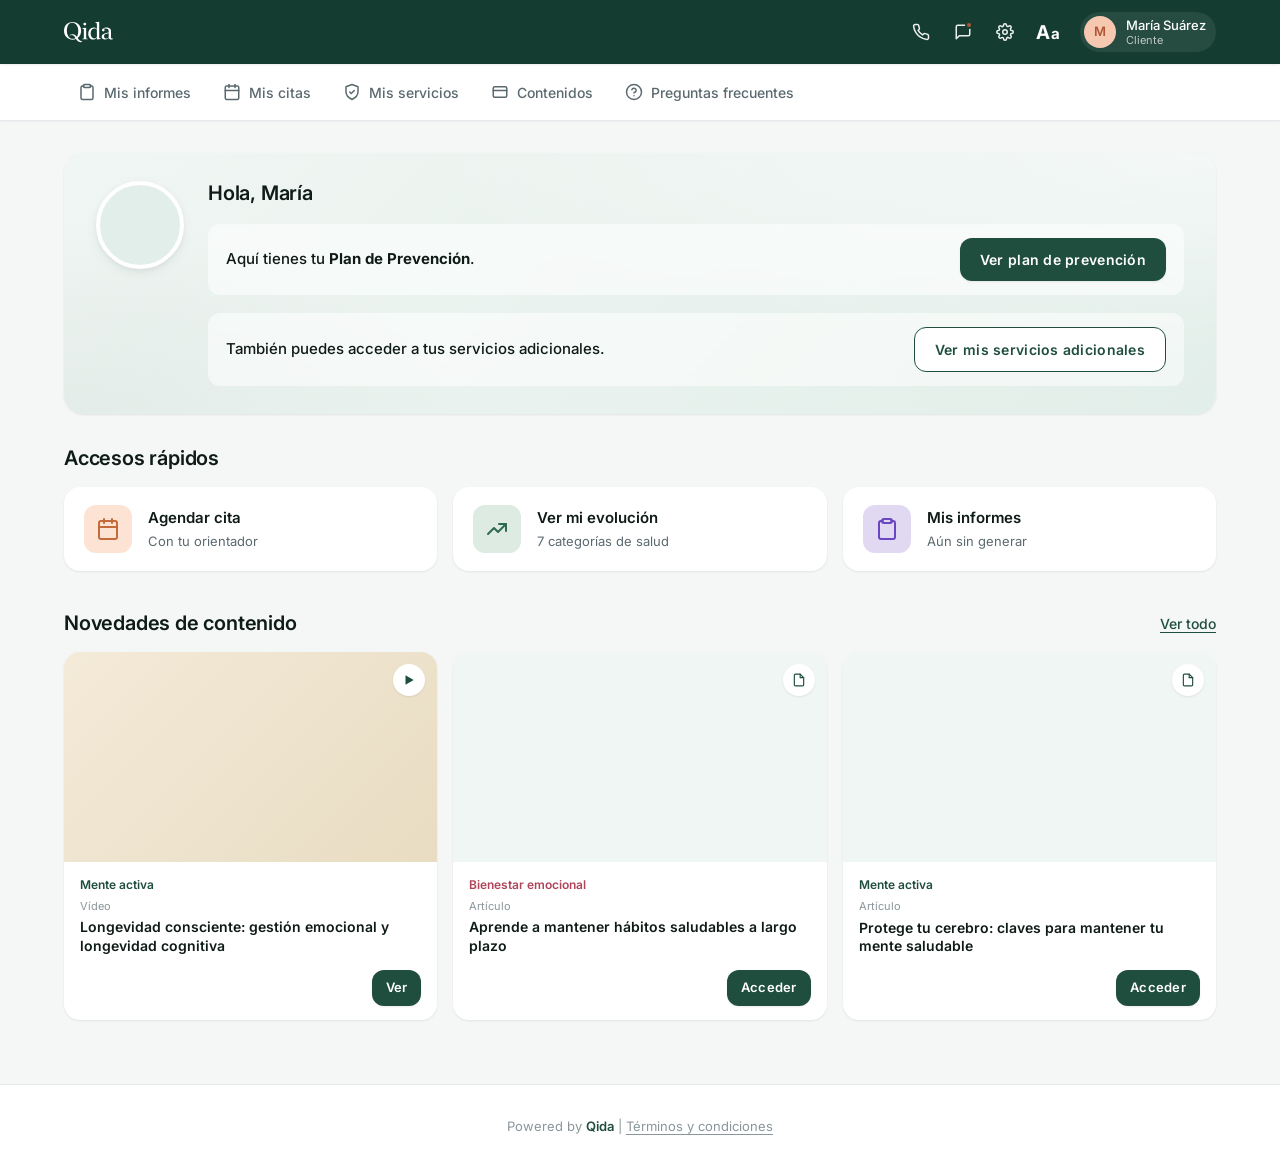
<file: cliente-mis-informes/index.html>
<!doctype html>
<html lang="es">
<head>
  <meta charset="utf-8" />
  <meta name="viewport" content="width=device-width, initial-scale=1, viewport-fit=cover" />
  <title>Qida — Portal del cliente (Prototipo)</title>
  <link rel="preconnect" href="https://fonts.googleapis.com">
  <link rel="preconnect" href="https://fonts.gstatic.com" crossorigin>
  <link href="https://fonts.googleapis.com/css2?family=Cormorant+Garamond:wght@500;600&family=Inter:wght@400;500;600;700&family=Montserrat:ital,wght@0,400;0,500;0,600;0,700;0,800;1,400;1,600&family=Playfair+Display:ital,wght@0,600;0,700;1,400&display=swap" rel="stylesheet">
  <link rel="stylesheet" href="styles.css?v=21" />
</head>
<body>

<!-- ======= SVG ICON SPRITE ======= -->
<svg width="0" height="0" style="position:absolute" aria-hidden="true">
  <defs>
    <symbol id="i-phone" viewBox="0 0 24 24" fill="none" stroke="currentColor" stroke-width="2" stroke-linecap="round" stroke-linejoin="round">
      <path d="M22 16.92v3a2 2 0 0 1-2.18 2 19.79 19.79 0 0 1-8.63-3.07 19.5 19.5 0 0 1-6-6 19.79 19.79 0 0 1-3.07-8.67A2 2 0 0 1 4.11 2h3a2 2 0 0 1 2 1.72c.13.96.36 1.9.7 2.81a2 2 0 0 1-.45 2.11L8.09 9.91a16 16 0 0 0 6 6l1.27-1.27a2 2 0 0 1 2.11-.45c.91.34 1.85.57 2.81.7A2 2 0 0 1 22 16.92z"/>
    </symbol>
    <symbol id="i-message" viewBox="0 0 24 24" fill="none" stroke="currentColor" stroke-width="2" stroke-linecap="round" stroke-linejoin="round">
      <path d="M21 15a2 2 0 0 1-2 2H7l-4 4V5a2 2 0 0 1 2-2h14a2 2 0 0 1 2 2z"/>
    </symbol>
    <symbol id="i-settings" viewBox="0 0 24 24" fill="none" stroke="currentColor" stroke-width="2" stroke-linecap="round" stroke-linejoin="round">
      <circle cx="12" cy="12" r="3"/>
      <path d="M19.4 15a1.65 1.65 0 0 0 .33 1.82l.06.06a2 2 0 1 1-2.83 2.83l-.06-.06a1.65 1.65 0 0 0-1.82-.33 1.65 1.65 0 0 0-1 1.51V21a2 2 0 1 1-4 0v-.09A1.65 1.65 0 0 0 9 19.4a1.65 1.65 0 0 0-1.82.33l-.06.06a2 2 0 1 1-2.83-2.83l.06-.06a1.65 1.65 0 0 0 .33-1.82 1.65 1.65 0 0 0-1.51-1H3a2 2 0 1 1 0-4h.09A1.65 1.65 0 0 0 4.6 9a1.65 1.65 0 0 0-.33-1.82l-.06-.06a2 2 0 1 1 2.83-2.83l.06.06a1.65 1.65 0 0 0 1.82.33H9a1.65 1.65 0 0 0 1-1.51V3a2 2 0 1 1 4 0v.09a1.65 1.65 0 0 0 1 1.51 1.65 1.65 0 0 0 1.82-.33l.06-.06a2 2 0 1 1 2.83 2.83l-.06.06a1.65 1.65 0 0 0-.33 1.82V9a1.65 1.65 0 0 0 1.51 1H21a2 2 0 1 1 0 4h-.09a1.65 1.65 0 0 0-1.51 1z"/>
    </symbol>
    <symbol id="i-user" viewBox="0 0 24 24" fill="none" stroke="currentColor" stroke-width="2" stroke-linecap="round" stroke-linejoin="round">
      <path d="M20 21v-2a4 4 0 0 0-4-4H8a4 4 0 0 0-4 4v2"/>
      <circle cx="12" cy="7" r="4"/>
    </symbol>
    <symbol id="i-clipboard" viewBox="0 0 24 24" fill="none" stroke="currentColor" stroke-width="2" stroke-linecap="round" stroke-linejoin="round">
      <path d="M9 2h6a2 2 0 0 1 2 2v0a2 2 0 0 1-2 2H9a2 2 0 0 1-2-2v0a2 2 0 0 1 2-2z"/>
      <path d="M16 4h2a2 2 0 0 1 2 2v14a2 2 0 0 1-2 2H6a2 2 0 0 1-2-2V6a2 2 0 0 1 2-2h2"/>
    </symbol>
    <symbol id="i-trend" viewBox="0 0 24 24" fill="none" stroke="currentColor" stroke-width="2" stroke-linecap="round" stroke-linejoin="round">
      <polyline points="3 17 9 11 13 15 21 7"/>
      <polyline points="14 7 21 7 21 14"/>
    </symbol>
    <symbol id="i-calendar" viewBox="0 0 24 24" fill="none" stroke="currentColor" stroke-width="2" stroke-linecap="round" stroke-linejoin="round">
      <rect x="3" y="4" width="18" height="18" rx="2"/>
      <line x1="16" y1="2" x2="16" y2="6"/>
      <line x1="8" y1="2" x2="8" y2="6"/>
      <line x1="3" y1="10" x2="21" y2="10"/>
    </symbol>
    <symbol id="i-shield" viewBox="0 0 24 24" fill="none" stroke="currentColor" stroke-width="2" stroke-linecap="round" stroke-linejoin="round">
      <path d="M12 22s8-4 8-10V5l-8-3-8 3v7c0 6 8 10 8 10z"/>
      <polyline points="9 12 11 14 15 10"/>
    </symbol>
    <symbol id="i-grid" viewBox="0 0 24 24" fill="none" stroke="currentColor" stroke-width="2" stroke-linecap="round" stroke-linejoin="round">
      <rect x="3" y="3" width="7" height="7" rx="1"/>
      <rect x="14" y="3" width="7" height="7" rx="1"/>
      <rect x="3" y="14" width="7" height="7" rx="1"/>
      <rect x="14" y="14" width="7" height="7" rx="1"/>
    </symbol>
    <symbol id="i-help" viewBox="0 0 24 24" fill="none" stroke="currentColor" stroke-width="2" stroke-linecap="round" stroke-linejoin="round">
      <circle cx="12" cy="12" r="10"/>
      <path d="M9.09 9a3 3 0 0 1 5.83 1c0 2-3 3-3 3"/>
      <line x1="12" y1="17" x2="12.01" y2="17"/>
    </symbol>
    <symbol id="i-chevron" viewBox="0 0 24 24" fill="none" stroke="currentColor" stroke-width="2" stroke-linecap="round" stroke-linejoin="round">
      <polyline points="9 18 15 12 9 6"/>
    </symbol>
    <symbol id="i-chevron-down" viewBox="0 0 24 24" fill="none" stroke="currentColor" stroke-width="2" stroke-linecap="round" stroke-linejoin="round">
      <polyline points="6 9 12 15 18 9"/>
    </symbol>
    <symbol id="i-play" viewBox="0 0 24 24" fill="currentColor" stroke="none">
      <polygon points="6 4 20 12 6 20 6 4"/>
    </symbol>
    <symbol id="i-doc" viewBox="0 0 24 24" fill="none" stroke="currentColor" stroke-width="2" stroke-linecap="round" stroke-linejoin="round">
      <path d="M14 2H6a2 2 0 0 0-2 2v16a2 2 0 0 0 2 2h12a2 2 0 0 0 2-2V8z"/>
      <polyline points="14 2 14 8 20 8"/>
    </symbol>
    <symbol id="i-running" viewBox="0 0 24 24" fill="none" stroke="currentColor" stroke-width="2" stroke-linecap="round" stroke-linejoin="round">
      <circle cx="13" cy="4" r="2"/>
      <path d="M4 22l5-9 4 3 2-5 5 5"/>
      <path d="M9 13l-3-3"/>
    </symbol>
    <symbol id="i-apple" viewBox="0 0 24 24" fill="none" stroke="currentColor" stroke-width="2" stroke-linecap="round" stroke-linejoin="round">
      <path d="M12 6c-2-3-6-3-7 0-1 4 2 12 7 12s8-8 7-12c-1-3-5-3-7 0z"/>
      <path d="M12 6V3"/>
    </symbol>
    <symbol id="i-brain" viewBox="0 0 24 24" fill="none" stroke="currentColor" stroke-width="2" stroke-linecap="round" stroke-linejoin="round">
      <path d="M9 4a3 3 0 0 0-3 3v0a3 3 0 0 0-2 5v0a3 3 0 0 0 2 5v0a3 3 0 0 0 3 3h0V4z"/>
      <path d="M15 4a3 3 0 0 1 3 3v0a3 3 0 0 1 2 5v0a3 3 0 0 1-2 5v0a3 3 0 0 1-3 3h0V4z"/>
    </symbol>
    <symbol id="i-heart" viewBox="0 0 24 24" fill="none" stroke="currentColor" stroke-width="2" stroke-linecap="round" stroke-linejoin="round">
      <path d="M20.84 4.61a5.5 5.5 0 0 0-7.78 0L12 5.67l-1.06-1.06a5.5 5.5 0 0 0-7.78 7.78l1.06 1.06L12 21.23l7.78-7.78 1.06-1.06a5.5 5.5 0 0 0 0-7.78z"/>
    </symbol>
    <symbol id="i-users" viewBox="0 0 24 24" fill="none" stroke="currentColor" stroke-width="2" stroke-linecap="round" stroke-linejoin="round">
      <path d="M17 21v-2a4 4 0 0 0-4-4H5a4 4 0 0 0-4 4v2"/>
      <circle cx="9" cy="7" r="4"/>
      <path d="M23 21v-2a4 4 0 0 0-3-3.87"/>
      <path d="M16 3.13a4 4 0 0 1 0 7.75"/>
    </symbol>
    <symbol id="i-eye" viewBox="0 0 24 24" fill="none" stroke="currentColor" stroke-width="2" stroke-linecap="round" stroke-linejoin="round">
      <path d="M1 12s4-8 11-8 11 8 11 8-4 8-11 8-11-8-11-8z"/>
      <circle cx="12" cy="12" r="3"/>
    </symbol>
    <symbol id="i-ear" viewBox="0 0 24 24" fill="none" stroke="currentColor" stroke-width="2" stroke-linecap="round" stroke-linejoin="round">
      <path d="M6 8a6 6 0 1 1 12 0c0 3-2 4-3 5s-1 2-2 3-3 1-4-1"/>
      <path d="M9 20a3 3 0 0 0 4-2"/>
    </symbol>
    <symbol id="i-leaf" viewBox="0 0 24 24" fill="none" stroke="currentColor" stroke-width="2" stroke-linecap="round" stroke-linejoin="round">
      <path d="M11 20A7 7 0 0 1 4 13c0-5 4-9 9-9 4 0 7 3 7 7 0 7-9 9-9 9z"/>
      <path d="M2 22c0-3 4-7 9-9"/>
    </symbol>
    <symbol id="i-clock" viewBox="0 0 24 24" fill="none" stroke="currentColor" stroke-width="2" stroke-linecap="round" stroke-linejoin="round">
      <circle cx="12" cy="12" r="10"/>
      <polyline points="12 6 12 12 16 14"/>
    </symbol>
    <symbol id="i-pin" viewBox="0 0 24 24" fill="none" stroke="currentColor" stroke-width="2" stroke-linecap="round" stroke-linejoin="round">
      <path d="M21 10c0 7-9 13-9 13s-9-6-9-13a9 9 0 0 1 18 0z"/>
      <circle cx="12" cy="10" r="3"/>
    </symbol>
    <symbol id="i-video" viewBox="0 0 24 24" fill="none" stroke="currentColor" stroke-width="2" stroke-linecap="round" stroke-linejoin="round">
      <polygon points="23 7 16 12 23 17 23 7"/>
      <rect x="1" y="5" width="15" height="14" rx="2"/>
    </symbol>
    <symbol id="i-card" viewBox="0 0 24 24" fill="none" stroke="currentColor" stroke-width="2" stroke-linecap="round" stroke-linejoin="round">
      <rect x="3" y="5" width="18" height="14" rx="2"/>
      <line x1="3" y1="10" x2="21" y2="10"/>
    </symbol>
    <symbol id="i-empty" viewBox="0 0 24 24" fill="none" stroke="currentColor" stroke-width="2" stroke-linecap="round" stroke-linejoin="round">
      <path d="M14 3v5h5M5 3h9l5 5v13a2 2 0 0 1-2 2H5a2 2 0 0 1-2-2V5a2 2 0 0 1 2-2z"/>
    </symbol>
    <symbol id="i-menu" viewBox="0 0 24 24" fill="none" stroke="currentColor" stroke-width="2.2" stroke-linecap="round" stroke-linejoin="round">
      <line x1="3" y1="6" x2="21" y2="6"/>
      <line x1="3" y1="12" x2="21" y2="12"/>
      <line x1="3" y1="18" x2="21" y2="18"/>
    </symbol>
    <symbol id="i-x" viewBox="0 0 24 24" fill="none" stroke="currentColor" stroke-width="2.2" stroke-linecap="round" stroke-linejoin="round">
      <line x1="18" y1="6" x2="6" y2="18"/>
      <line x1="6" y1="6" x2="18" y2="18"/>
    </symbol>
    <symbol id="i-download" viewBox="0 0 24 24" fill="none" stroke="currentColor" stroke-width="2" stroke-linecap="round" stroke-linejoin="round">
      <path d="M21 15v4a2 2 0 0 1-2 2H5a2 2 0 0 1-2-2v-4"/>
      <polyline points="7 10 12 15 17 10"/>
      <line x1="12" y1="15" x2="12" y2="3"/>
    </symbol>
    <symbol id="i-file" viewBox="0 0 24 24" fill="none" stroke="currentColor" stroke-width="2" stroke-linecap="round" stroke-linejoin="round">
      <path d="M14 2H6a2 2 0 0 0-2 2v16a2 2 0 0 0 2 2h12a2 2 0 0 0 2-2V8z"/>
      <polyline points="14 2 14 8 20 8"/>
    </symbol>
    <symbol id="i-check" viewBox="0 0 24 24" fill="none" stroke="currentColor" stroke-width="2.4" stroke-linecap="round" stroke-linejoin="round">
      <polyline points="20 6 9 17 4 12"/>
    </symbol>
    <symbol id="i-arrow-left" viewBox="0 0 24 24" fill="none" stroke="currentColor" stroke-width="2" stroke-linecap="round" stroke-linejoin="round">
      <line x1="19" y1="12" x2="5" y2="12"/>
      <polyline points="12 19 5 12 12 5"/>
    </symbol>
    <symbol id="i-arrow-right" viewBox="0 0 24 24" fill="none" stroke="currentColor" stroke-width="2" stroke-linecap="round" stroke-linejoin="round">
      <line x1="5" y1="12" x2="19" y2="12"/>
      <polyline points="12 5 19 12 12 19"/>
    </symbol>
  </defs>
</svg>

<!-- ======= HEADER ======= -->
<header class="app-header">
  <div class="container">
    <div class="header-left">
      <button class="icon-btn hamburger" id="navToggle" aria-label="Abrir menú" aria-expanded="false" aria-controls="drawer">
        <svg width="20" height="20"><use href="#i-menu"/></svg>
      </button>
      <a href="#/informes" class="brand" aria-label="Qida">
        <svg class="brand-logo" viewBox="0 0 160 72" fill="currentColor" role="img" aria-label="Qida">
          <path d="M64.6958 13.1415C63.7931 12.2818 63.3202 11.2071 63.3202 9.91745C63.3202 8.62782 63.7931 7.55312 64.6958 6.69336C65.5985 5.79062 66.7162 5.36074 68.0059 5.36074C69.2955 5.36074 70.4132 5.79062 71.3159 6.69336C72.2187 7.59611 72.6916 8.6708 72.6916 9.91745C72.6916 11.2071 72.2187 12.2818 71.3159 13.1415C70.4132 14.0013 69.2955 14.4312 68.0059 14.4312C66.7162 14.4312 65.5985 14.0013 64.6958 13.1415ZM72.6056 54.5389C72.6056 55.8285 72.9065 56.7313 73.4653 57.1612C74.0672 57.634 75.4428 58.0209 77.5922 58.2788V60.0843H59.9241V58.2788C62.1165 57.9779 63.4921 57.634 64.051 57.1612C64.6528 56.6883 64.9107 55.8285 64.9107 54.5389V28.6602C64.9107 27.6285 64.7818 26.9407 64.4809 26.5538C64.1799 26.1669 63.4921 25.823 62.4174 25.5221L59.8812 24.7913V23.2007L72.5626 21.7821V54.5389H72.6056Z"/>
          <path d="M90.5332 52.5208C92.6826 55.444 95.4338 56.9486 98.8298 56.9486C100.893 56.9486 102.656 56.5187 104.117 55.7019C105.622 54.8852 106.783 53.7245 107.642 52.2199V28.5766C107.041 27.3299 105.966 26.2982 104.461 25.4814C102.957 24.6647 101.237 24.2348 99.3027 24.2348C95.7347 24.2348 92.8545 25.7394 90.6621 28.7055C88.4268 31.6717 87.3521 35.6696 87.3521 40.6992C87.3091 45.6428 88.3838 49.5547 90.5332 52.5208ZM81.8066 30.9839C83.4402 27.9747 85.6326 25.6104 88.3838 23.9339C91.135 22.2573 94.1871 21.4406 97.5832 21.4406C99.8615 21.4406 101.882 21.8704 103.601 22.6872C105.321 23.504 106.697 24.6217 107.642 25.9543V9.53293C107.642 8.50122 107.513 7.77042 107.255 7.38353C106.998 6.99664 106.31 6.65274 105.235 6.35182L102.656 5.66401V4.03047L115.294 2.56889V53.5525C115.294 54.5842 115.423 55.315 115.724 55.7019C116.025 56.0888 116.713 56.4327 117.83 56.7766L120.324 57.4214V59.012L107.771 60.5166V53.8534C106.74 55.9169 105.063 57.5934 102.742 58.883C100.42 60.1727 97.8841 60.8175 95.0899 60.8175C92.3387 60.8175 89.7164 60.0437 87.3521 58.5391C84.9448 56.9916 83.0103 54.7992 81.5487 51.919C80.0871 49.0388 79.3563 45.5568 79.3563 41.4299C79.3563 37.518 80.1731 33.993 81.8066 30.9839Z"/>
          <path d="M158.023 57.6367C156.862 57.6367 155.873 57.2498 155.056 56.519C154.24 55.7882 153.853 54.5415 153.853 52.822V33.1766C153.853 29.0927 152.563 26.1266 149.941 24.2781C147.319 22.3866 143.88 21.4409 139.581 21.4409C136.744 21.4409 134.207 21.8278 131.929 22.5586C129.651 23.2894 127.845 24.3211 126.469 25.6107C125.137 26.9003 124.449 28.3619 124.449 30.0385C124.449 31.2421 124.879 32.2308 125.696 33.0046C126.512 33.7784 127.501 34.1653 128.662 34.1653C129.822 34.1653 130.811 33.7784 131.628 33.0046C132.445 32.2308 132.832 31.2851 132.832 30.1674C132.832 29.0497 132.445 28.061 131.671 27.2872C131.069 26.6424 130.338 26.2985 129.522 26.1695C130.252 25.6967 131.026 25.3098 131.972 24.9659C133.433 24.45 135.067 24.1921 136.83 24.1921C139.71 24.1921 142.031 24.9229 143.751 26.3845C145.513 27.8461 146.373 30.3824 146.373 34.0363V37.8193L138.119 39.6247C134.637 40.3555 131.8 41.3013 129.608 42.376C127.415 43.4507 125.825 44.7403 124.793 46.2019C123.804 47.6635 123.288 49.426 123.288 51.4034C123.288 54.2406 124.363 56.519 126.469 58.2815C128.576 60.044 131.241 60.9038 134.379 60.9038C137.173 60.9038 139.667 60.3449 141.859 59.2702C144.051 58.1525 145.642 56.8199 146.588 55.2294C146.803 56.433 147.276 57.4217 147.963 58.2385C148.651 59.0553 149.468 59.6571 150.5 60.087C151.531 60.5169 152.649 60.7318 153.939 60.7318C155.271 60.7318 156.432 60.5599 157.507 60.216C158.581 59.872 159.398 59.4852 160 59.0553V57.3787C159.355 57.5507 158.753 57.6367 158.023 57.6367ZM143.106 56.2181C141.73 56.9059 140.183 57.2068 138.42 57.2068C136.357 57.2068 134.594 56.562 133.176 55.3153C131.757 54.0687 131.026 52.3062 131.026 50.0278C131.026 47.7924 131.8 45.944 133.348 44.5254C134.895 43.1068 137.689 41.9461 141.687 41.0863L146.33 40.0546V53.2949C145.556 54.5845 144.481 55.5303 143.106 56.2181Z"/>
          <path d="M44.6644 55.875C45.9971 54.8863 47.2437 53.8116 48.4044 52.565C50.8977 49.8997 52.7891 46.8476 54.0788 43.3226C55.4114 39.7976 56.0562 36.0576 56.0562 32.0167C56.0562 27.503 55.2824 23.4622 53.6919 19.9372C52.1443 16.3692 49.9949 13.36 47.3727 10.8667C44.7074 8.37341 41.6983 6.43895 38.3452 5.10633C34.9921 3.7737 31.5531 3.0859 27.9851 3.0859C23.7293 3.0859 19.9034 3.81669 16.4644 5.32127C13.0253 6.82584 10.0592 8.88926 7.60886 11.5545C5.15855 14.2198 3.26708 17.3149 1.97744 20.7969C0.644818 24.3219 0 28.0619 0 32.1027C0 36.6165 0.773782 40.6573 2.32135 44.2253C3.86891 47.7933 5.97532 50.8454 8.64057 53.3387C11.3058 55.832 14.315 57.7665 17.668 59.0991C21.0211 60.4317 24.4601 61.1196 27.9851 61.1196C32.026 61.1196 35.68 60.4317 38.947 59.0991C42.1711 64.0857 48.4044 69.7601 53.7779 69.4162C56.3571 69.2443 57.2599 68.9004 60.0111 68.1696L60.0971 67.3098C53.133 66.751 48.2754 61.1195 44.6644 55.875ZM20.5482 56.3479C18.1839 54.9723 16.1634 53.0378 14.4869 50.5875C12.8104 48.1372 11.5208 45.257 10.661 41.9899C9.80124 38.7229 9.32837 35.1979 9.32837 31.4149C9.32837 26.6433 9.9302 22.3015 11.1769 18.4326C12.4235 14.5637 14.4009 11.4685 17.0662 9.19018C19.7314 6.91182 23.2564 5.75114 27.5552 5.75114C30.4784 5.75114 33.1437 6.43895 35.465 7.81456C37.8293 9.19018 39.8498 11.1246 41.4833 13.5749C43.1598 16.0253 44.4065 18.9054 45.3092 22.1725C46.169 25.4396 46.6419 28.9646 46.6419 32.7046C46.6419 37.4762 46.04 41.818 44.7934 45.6869C44.0626 47.9653 43.1169 49.9857 41.8702 51.7052C40.9675 50.3296 40.1507 49.1259 39.3769 48.2662C34.5193 41.9899 24.3741 41.5171 17.9689 46.7186L18.6567 47.7073C26.3516 43.1936 33.1867 47.1055 37.3995 56.09C34.9921 57.6375 31.983 58.3683 28.458 58.3683C25.5348 58.4113 22.9125 57.7235 20.5482 56.3479Z"/>
        </svg>
      </a>
    </div>

    <div class="header-utils">
      <button class="icon-btn" aria-label="Llamar"><svg width="18" height="18"><use href="#i-phone"/></svg></button>
      <button class="icon-btn" aria-label="Mensajes"><svg width="18" height="18"><use href="#i-message"/></svg><span class="dot"></span></button>
      <button class="icon-btn" aria-label="Ajustes"><svg width="18" height="18"><use href="#i-settings"/></svg></button>

      <!-- Tamaño de letra / contraste — afecta a toda la página -->
      <div class="a11y-menu" id="a11yMenu">
        <button class="icon-btn aa-trigger a11y-trigger" id="a11yTrigger" aria-expanded="false" aria-haspopup="true" aria-controls="a11yPopover" aria-label="Tamaño de letra y contraste">
          <span class="aa-icon"><span class="aa-big">A</span><span class="aa-small">a</span></span>
        </button>
        <div class="a11y-scrim" id="a11yScrim" hidden></div>
        <div class="a11y-popover" id="a11yPopover" role="dialog" aria-label="Tamaño de letra" hidden>
          <div class="a11y-popover-head">
            <span>Tamaño de letra</span>
            <button class="a11y-popover-close" id="a11yClose" aria-label="Cerrar">
              <svg width="16" height="16"><use href="#i-x"/></svg>
            </button>
          </div>
          <div class="a11y-row">
            <span class="a11y-label">
              <svg width="16" height="16" viewBox="0 0 24 24" fill="none" stroke="currentColor" stroke-width="2" stroke-linecap="round" stroke-linejoin="round"><path d="M4 7V4h16v3"/><path d="M9 20h6"/><path d="M12 4v16"/></svg>
              Tamaño de texto
            </span>
            <div class="a11y-switcher a11y-textsize" role="radiogroup" aria-label="Tamaño de texto">
              <button class="a11y-opt is-active" data-size="normal" role="radio" aria-checked="true" aria-label="Normal">A</button>
              <button class="a11y-opt" data-size="large" role="radio" aria-checked="false" aria-label="Grande"><span style="font-size:1.15em">A</span></button>
              <button class="a11y-opt" data-size="xlarge" role="radio" aria-checked="false" aria-label="Muy grande"><span style="font-size:1.35em">A</span></button>
            </div>
          </div>
          <div class="a11y-row">
            <span class="a11y-label">
              <svg width="16" height="16" viewBox="0 0 24 24" fill="none" stroke="currentColor" stroke-width="2" stroke-linecap="round" stroke-linejoin="round"><circle cx="12" cy="12" r="10"/><circle cx="12" cy="12" r="4"/><line x1="21.17" y1="8" x2="12" y2="8"/><line x1="3.95" y1="6.06" x2="8.54" y2="14"/><line x1="10.88" y1="21.94" x2="15.46" y2="14"/></svg>
              Alto contraste
            </span>
            <button class="a11y-toggle contrast" role="switch" aria-checked="false" aria-label="Activar alto contraste">
              <span class="a11y-toggle-track"><span class="a11y-toggle-thumb"></span></span>
            </button>
          </div>
        </div>
      </div>

      <a href="#/informes" class="user-pill" aria-label="Mi perfil">
        <span class="avatar">M</span>
        <span class="meta">
          <span class="name">María Suárez</span>
          <span class="role">Cliente</span>
        </span>
      </a>
    </div>
  </div>
</header>

<!-- ======= MOBILE DRAWER ======= -->
<aside class="drawer" id="drawer" aria-hidden="true">
  <div class="drawer-scrim" data-drawer-close></div>
  <div class="drawer-panel" role="dialog" aria-label="Navegación">
    <header class="drawer-header">
      <span class="drawer-brand">Menú</span>
      <button class="icon-btn drawer-close" data-drawer-close aria-label="Cerrar menú">
        <svg width="18" height="18"><use href="#i-x"/></svg>
      </button>
    </header>
    <nav class="drawer-nav" id="drawer-nav">
      <a href="#/informes"    class="drawer-link" data-route="informes"><svg><use href="#i-clipboard"/></svg><span>Mis informes</span></a>
      <a href="#/citas"       class="drawer-link" data-route="citas"><svg><use href="#i-calendar"/></svg><span>Mis citas</span></a>
      <a href="#/servicios"   class="drawer-link" data-route="servicios"><svg><use href="#i-shield"/></svg><span>Mis servicios</span></a>
      <a href="#/contenidos"  class="drawer-link" data-route="contenidos"><svg><use href="#i-card"/></svg><span>Contenidos</span></a>
      <a href="#/faq"         class="drawer-link" data-route="faq"><svg><use href="#i-help"/></svg><span>Preguntas frecuentes</span></a>
    </nav>
    <footer class="drawer-footer">
      <div class="drawer-user">
        <span class="avatar">M</span>
        <span class="meta">
          <span class="name">María Suárez</span>
          <span class="role">Cliente</span>
        </span>
      </div>
    </footer>
  </div>
</aside>

<!-- ======= SECONDARY NAV ======= -->
<nav class="tab-bar">
  <div class="container" id="tabbar">
    <a href="#/informes" class="tab" data-route="informes"><svg><use href="#i-clipboard"/></svg>Mis informes</a>
    <a href="#/citas"    class="tab" data-route="citas"><svg><use href="#i-calendar"/></svg>Mis citas</a>
    <a href="#/servicios" class="tab" data-route="servicios"><svg><use href="#i-shield"/></svg>Mis servicios</a>
    <a href="#/contenidos" class="tab" data-route="contenidos"><svg><use href="#i-card"/></svg>Contenidos</a>
    <a href="#/faq"      class="tab" data-route="faq"><svg><use href="#i-help"/></svg>Preguntas frecuentes</a>
  </div>
</nav>


<main>
  <div class="container">

    <!-- ============ INICIO ============ -->
    <section class="view" data-view="inicio">
      <div class="page">
        <section class="greeting greeting--default" aria-label="Bienvenida">
          <div class="photo" style="background-image:url('https://images.unsplash.com/photo-1573496359142-b8d87734a5a2?w=200&q=80&auto=format&fit=crop')"></div>
          <div class="greeting-body">
            <h2>Hola, María</h2>
            <p>Soy <strong>Alba Prieto</strong>, tu Orientadora personal. Bienvenida a tu portal del cliente.</p>
            <p>Agenda una cita para realizar tu Plan de Prevención conmigo.</p>
            <div class="actions">
              <button class="btn btn-primary">Más información</button>
              <button class="btn btn-secondary">Enviar mensaje</button>
            </div>
          </div>
        </section>

        <section class="greeting greeting--proto1" aria-label="Plan de prevención">
          <div class="photo" style="background-image:url('https://images.unsplash.com/photo-1573496359142-b8d87734a5a2?w=200&q=80&auto=format&fit=crop')"></div>
          <div class="greeting-body">
            <h2>Hola, María</h2>
            <div class="greeting-row">
              <p>Aquí tienes tu <strong>Plan de Prevención</strong>.</p>
              <a href="#/informes" class="btn btn-primary">Ver plan de prevención</a>
            </div>
            <div class="greeting-row">
              <p>También puedes acceder a tus servicios adicionales.</p>
              <a href="#/servicios" class="btn btn-secondary">Ver mis servicios adicionales</a>
            </div>
          </div>
        </section>

        <div style="height:32px"></div>

        <div class="section-header">
          <h2>Accesos rápidos</h2>
        </div>
        <div class="tile-grid">
          <a href="#/citas" class="tile">
            <span class="ico peach"><svg><use href="#i-calendar"/></svg></span>
            <span class="meta"><span class="title">Agendar cita</span><span class="sub">Con tu orientador</span></span>
          </a>
          <a href="#/evolucion" class="tile">
            <span class="ico mint"><svg><use href="#i-trend"/></svg></span>
            <span class="meta"><span class="title">Ver mi evolución</span><span class="sub">7 categorías de salud</span></span>
          </a>
          <a href="#/informes" class="tile">
            <span class="ico violet"><svg><use href="#i-clipboard"/></svg></span>
            <span class="meta"><span class="title">Mis informes</span><span class="sub">Aún sin generar</span></span>
          </a>
        </div>

        <div style="height:40px"></div>

        <div class="section-header">
          <h2>Novedades de contenido</h2>
          <a href="#/contenidos" class="link">Ver todo</a>
        </div>
        <div class="content-grid content-grid--sm" id="home-content"></div>
      </div>
    </section>

    <!-- ============ MIS INFORMES ============ -->
    <section class="view" data-view="informes">
      <div class="page">
        <header class="page-header">
          <nav class="breadcrumb"><a href="#/inicio">Inicio</a><span class="sep">›</span><span class="current">Mis informes</span></nav>
          <h1>Mis informes</h1>
          <p class="subtitle">Aquí encontrarás los informes y planes generados durante los seguimientos con tu Orientador/a personal.</p>
        </header>
        <div class="report-toolbar">
          <span class="rs-select-box">
            <select id="reportSelect" class="rs-select" aria-label="Seleccionar informe">
              <option value="1">Plan de Prevención Anual · 7 ago 2026</option>
              <option value="3">Seguimiento · 2º cuatrimestre · 7 abr 2026</option>
              <option value="2">Seguimiento · 1er cuatrimestre · 7 dic 2025</option>
              <option value="0" selected>Plan de Prevención · 7 ago 2025</option>
            </select>
            <svg class="rs-chevron" width="16" height="16"><use href="#i-chevron-down"/></svg>
          </span>
          <button class="btn btn-primary" id="toggleActivities" type="button">
            <span class="ta-label">Ver Actividades</span>
            <svg width="16" height="16"><use href="#i-arrow-right"/></svg>
          </button>
        </div>
        <div class="report-stage">
<article class="rep" data-report="0"><nav class="rep-side" aria-label="Secciones del informe"><div class="rep-side-inner"><a href="#r0-portada" class="rep-side-link is-active" data-target="r0-portada"><span>Introducción</span></a><a href="#r0-resultados" class="rep-side-link" data-target="r0-resultados"><span>Resultados</span></a><a href="#r0-plan" class="rep-side-link" data-target="r0-plan"><span>Plan de acción</span></a><a href="#r0-proximos" class="rep-side-link" data-target="r0-proximos"><span>Próximos pasos</span></a></div></nav><div class="rep-doc"><div id="r0-portada" class="rep-sheet rep-cover"><div class="rep-cover-top"><h1 class="rep-title">Plan de Prevención y Reducción de Riesgos Personalizado (2025)</h1><p class="rep-subtitle">Cuidarte hoy para vivir mejor mañana</p></div><div class="rep-stat">El <b>45%</b> del riesgo de demencia se relaciona con hábitos de tu día a día que puedes cambiar.</div><div class="rep-block"><p class="rep-cover-intro-h">María, ¿te imaginas cumplir años disfrutando plenamente de cada etapa?</p><p class="rep-p">La buena noticia es que esa calidad de vida no es cuestión de suerte, sino que depende de las decisiones que tomas a diario. <b>La evidencia lo respalda: hasta casi la mitad de los casos de demencia podrían prevenirse</b> actuando sobre factores de riesgo modificables, como por ejemplo, la actividad física y la alimentación. Así lo estima la Comisión Lancet (2024), una de las fuentes científicas más reconocidas del mundo.</p><p class="rep-p"><b>La prevención no solo protege a largo plazo, también se traduce en beneficios inmediatos</b>. Pequeños cambios sostenidos pueden generar mejoras significativas a nivel físico, cognitivo y emocional. Este informe es el primer paso para avanzar con propuestas realistas, adaptadas a ti y centradas en mejorar tu día a día.</p></div><div class="rep-block"><div class="rep-sechead"><span>¿Qué encontrarás en este plan?</span></div><div class="rep-toc"><div class="rep-toc-item"><span class="n">01</span><span class="t"><b>Los resultados detallados de tu valoración</b> para entender tu punto de partida.</span></div><div class="rep-toc-item"><span class="n">02</span><span class="t"><b>Objetivos alcanzables y consensuados</b> contigo.</span></div><div class="rep-toc-item"><span class="n">03</span><span class="t"><b>Tu plan de trabajo</b> con acciones concretas y adaptadas a tu día a día.</span></div><div class="rep-toc-item"><span class="n">04</span><span class="t"><b>Próximos pasos</b> para dar continuidad y ajustar el plan según tu evolución.</span></div><div class="rep-toc-item"><span class="n">05</span><span class="t"><b>El acompañamiento personalizado</b> de tu Orientador/a Personal, Alba Prieto, en cada etapa.</span></div></div></div><div class="rep-meta"><div class="rep-meta-col"><span class="l">Preparado para</span><span class="v">María Suárez Menéndez</span></div><div class="rep-meta-col"><span class="l">Fecha del plan</span><span class="v">7 de agosto de 2025</span></div><div class="rep-meta-col"><span class="l">Informe</span><span class="v">Inicial</span></div><div class="rep-meta-col"><span class="l">Realizado por</span><span class="v">Alba Prieto<small>Orientador/a Personal y trabajadora social</small></span></div></div></div><div id="r0-resultados" class="rep-sheet"><div class="rep-block tight"><h2 class="rep-h2">Resultados de tu valoración</h2><p class="rep-lead">La siguiente sección proporciona un resumen de tu estado actual, con el propósito de identificar tus fortalezas y las principales áreas de trabajo.</p></div><div class="rep-block"><p class="rep-p" style="font-weight:500">Las recomendaciones están divididas en 3 niveles de actuación:</p><div class="rep-legend"><div class="rep-legcard red"><span class="bar"></span><div class="in"><span class="tag">ATENCIÓN</span><span class="zn">Área de Acción</span><span class="rg">Del 1 al 4</span><span class="ds">Aquí está el mayor potencial para implementar cambios y adoptar un estilo de vida más saludable. ¡Estamos aquí para guiarte!</span></div></div><div class="rep-legcard amber"><span class="bar"></span><div class="in"><span class="tag">MEJORA</span><span class="zn">Área de Mejora</span><span class="rg">Del 5 al 7</span><span class="ds">Identifica hábitos en los que vas por buen camino, pero en los que hay oportunidad de mejorar. Estos ajustes te harán sentir aún mejor.</span></div></div><div class="rep-legcard green"><span class="bar"></span><div class="in"><span class="tag">SIGUE ASÍ</span><span class="zn">Área de Fortaleza</span><span class="rg">Del 8 al 10</span><span class="ds">Representa los aspectos donde ya estás haciendo un gran trabajo. Estos hábitos actúan como un escudo para tu salud y bienestar. ¡Sigue así!</span></div></div></div></div><div class="rep-block"><div class="rep-sechead"><span>Mapa completo de tus hábitos</span></div><div class="rep-habits"><div class="rep-habit cat-fisica"><span class="cbar"></span><div class="in"><div class="rep-habit-top"><span class="nm">Actividad Física</span><div class="rep-habit-score"><span class="num">3/10</span><span class="rep-track"><span class="fill" style="width:30%;background:var(--lv-red)"></span><span class="fill" style="width:70%;background:var(--tk-red)"></span></span><span class="rep-pill red">ATENCIÓN</span></div></div><div class="desc">En relación con el resultado, María, queremos felicitarte por dar el paso hacia un estilo de vida más activo e introducir la actividad física en tu día a día. Aunque actualmente tu nivel de actividad física es bajo, has tomado una decisión importante para cuidar de tu bienestar. ¡Cada pequeño cambio cuenta y supone un avance!</div></div></div><div class="rep-habit cat-nutricion"><span class="cbar"></span><div class="in"><div class="rep-habit-top"><span class="nm">Nutrición</span><div class="rep-habit-score"><span class="num">6/10</span><span class="rep-track"><span class="fill" style="width:60%;background:var(--lv-amber)"></span><span class="fill" style="width:40%;background:var(--tk-amber)"></span></span><span class="rep-pill amber">MEJORA</span></div></div><div class="desc">Valoramos positivamente que estés trabajando para cuidar tu alimentación y alcanzar un peso saludable. En tu resultado observamos una baja adherencia a la dieta mediterránea, especialmente por un consumo reducido de frutas y verduras. Este resultado representa una oportunidad para seguir mejorando tus hábitos alimentarios y avanzar hacia un estilo de vida más saludable.</div></div></div><div class="rep-habit cat-mente"><span class="cbar"></span><div class="in"><div class="rep-habit-top"><span class="nm">Mente Activa</span><div class="rep-habit-score"><span class="num">9/10</span><span class="rep-track"><span class="fill" style="width:90%;background:var(--lv-green)"></span><span class="fill" style="width:10%;background:var(--tk-green)"></span></span><span class="rep-pill green">SIGUE ASÍ</span></div></div><div class="desc">¡Excelente! Mantienes una actividad cognitiva muy activa con participación regular en múltiples actividades estimulantes. Realizas varias veces al año lectura de libros, escritura, juegos de mesa y entrenamiento cerebral. ¡Sigue así!</div></div></div><div class="rep-habit cat-bienestar"><span class="cbar"></span><div class="in"><div class="rep-habit-top"><span class="nm">Bienestar emocional</span><div class="rep-habit-score"><span class="num">8/10</span><span class="rep-track"><span class="fill" style="width:80%;background:var(--lv-green)"></span><span class="fill" style="width:20%;background:var(--tk-green)"></span></span><span class="rep-pill green">SIGUE ASÍ</span></div></div><div class="desc">En relación con el bienestar emocional, no se evidencian signos compatibles con ansiedad, depresión u otras alteraciones emocionales significativas. Los resultados obtenidos reflejan un adecuado estado de bienestar emocional en el momento de la valoración.</div></div></div><div class="rep-habit cat-sueno"><span class="cbar"></span><div class="in"><div class="rep-habit-top"><span class="nm">Sueño</span><div class="rep-habit-score"><span class="num">6/10</span><span class="rep-track"><span class="fill" style="width:60%;background:var(--lv-amber)"></span><span class="fill" style="width:40%;background:var(--tk-amber)"></span></span><span class="rep-pill amber">MEJORA</span></div></div><div class="desc">En relación con el resultado, verbalizas problemas de sueño puntuales que han aparecido en los últimos días, principalmente relacionados con la dificultad para conciliar el sueño.</div></div></div><div class="rep-habit cat-social"><span class="cbar"></span><div class="in"><div class="rep-habit-top"><span class="nm">Social</span><div class="rep-habit-score"><span class="num">9/10</span><span class="rep-track"><span class="fill" style="width:90%;background:var(--lv-green)"></span><span class="fill" style="width:10%;background:var(--tk-green)"></span></span><span class="rep-pill green">SIGUE ASÍ</span></div></div><div class="desc">Mantienes una vida social activa y enriquecida, contando con una buena red de apoyo tanto familiar como social. Convives con tu marido y mantienes una buena relación con tus hijos. Asimismo, mantienes relaciones satisfactorias con tus amistades, con las que compartes momentos y actividades que contribuyen positivamente a tu bienestar.</div></div></div><div class="rep-habit cat-auditivo"><span class="cbar"></span><div class="in"><div class="rep-habit-top"><span class="nm">Auditivo y ocular</span><div class="rep-habit-score"><span class="num">9/10</span><span class="rep-track"><span class="fill" style="width:90%;background:var(--lv-green)"></span><span class="fill" style="width:10%;background:var(--tk-green)"></span></span><span class="rep-pill green">SIGUE ASÍ</span></div></div><div class="desc">En relación con la salud auditiva y ocular, mantienes una buena funcionalidad de ambos sentidos. Además, realizas controles periódicos con tus profesionales de referencia, favoreciendo un adecuado seguimiento de tu salud visual y auditiva.</div></div></div><div class="rep-habit cat-tabaco"><span class="cbar"></span><div class="in"><div class="rep-habit-top"><span class="nm">Tabaco y Alcohol</span><div class="rep-habit-score"><span class="num">10/10</span><span class="rep-track"><span class="fill" style="width:100%;background:var(--lv-green)"></span><span class="fill" style="width:0%;background:var(--tk-green)"></span></span><span class="rep-pill green">SIGUE ASÍ</span></div></div><div class="desc">¡Enhorabuena! Llevas 20 años sin fumar, lo que supone un importante logro y un factor muy positivo para tu salud. La ausencia de consumo de tabaco y alcohol contribuye positivamente a la prevención de múltiples problemas de salud y favorece tu bienestar general. ¡Continúa manteniendo estos excelentes hábitos!</div></div></div></div></div><div class="rep-block"><div class="rep-sechead"><span>Resumen de la valoración</span></div><p class="rep-p">Los resultados reflejan un buen estado general, con fortalezas en mente activa y participación social, junto a áreas de mejora en actividad física, nutrición y sueño. En el siguiente apartado encontrarás con detalle los hábitos que hemos decidido trabajar conjuntamente.</p></div><p class="rep-disc">Los resultados facilitados no representan, en modo alguno, un diagnóstico médico ni pretende sustituir a un servicio de atención médica, así como tampoco determinar algún tratamiento a seguir.</p></div><div id="r0-plan" class="rep-sheet"><div class="rep-block tight"><h2 class="rep-h2">Plan integral de acción</h2><p class="rep-lead">A partir de los resultados obtenidos, hemos definido de forma conjunta una serie de objetivos para trabajar durante los próximos meses. Se ha acordado priorizar la constancia por encima de la intensidad, con el fin de facilitar la integración de estos cambios en tu rutina habitual, de manera sostenible.</p></div><div class="rep-objs"><div class="rep-obj cat-fisica"><div class="rep-obj-h"><div class="lft"><span class="sq"></span><span class="nm">Actividad física</span></div><span class="rep-pill red">ATENCIÓN</span></div><div class="rep-obj-b"><div class="col o"><span class="lbl">Objetivo</span><span class="txt">Mejorar el nivel de actividad física, incorporando movimiento de forma progresiva</span></div><div class="col b"><span class="lbl">Beneficio</span><span class="txt">Maximiza la movilidad articular global, previene la pérdida de rango asociada al envejecimiento y mejora la eficiencia motriz.</span></div></div></div><div class="rep-obj cat-nutricion"><div class="rep-obj-h"><div class="lft"><span class="sq"></span><span class="nm">Nutrición</span></div><span class="rep-pill amber">MEJORA</span></div><div class="rep-obj-b"><div class="col o"><span class="lbl">Objetivo</span><span class="txt">Incorporar progresivamente una alimentación más saludable</span></div><div class="col b"><span class="lbl">Beneficio</span><span class="txt">Aporta los nutrientes esenciales para el adecuado funcionamiento del cerebro y el mantenimiento de las capacidades cognitivas.</span></div></div></div><div class="rep-obj cat-mente"><div class="rep-obj-h"><div class="lft"><span class="sq"></span><span class="nm">Mente activa</span></div><span class="rep-pill green">SIGUE ASÍ</span></div><div class="rep-obj-b"><div class="col o"><span class="lbl">Objetivo</span><span class="txt">Mantener una estimulación cognitiva variada y constante</span></div><div class="col b"><span class="lbl">Beneficio</span><span class="txt">Ayuda a mantener la mente activa y ágil, favorece la concentración y contribuye a preservar la autonomía y la confianza en el día a día.</span></div></div></div></div><div class="rep-quote"><p>“Nunca es demasiado pronto ni demasiado tarde para cuidar tu salud cerebral”</p></div></div><div id="r0-proximos" class="rep-sheet"><div class="rep-block"><h2 class="rep-h2">Próximos pasos</h2><p class="rep-p">María, te invitamos a dar el primer paso y empezar a incorporar estas recomendaciones de manera práctica, avanzando de forma progresiva y con nuestro acompañamiento en cada fase.</p><p class="rep-p">A través de este plan de acción y nuestro acompañamiento, cuentas con todos los recursos necesarios para llevarlo a cabo. Para mantener tu motivación, realizaremos seguimientos periódicos donde valoraremos tu progreso, celebraremos tus logros y ajustaremos el plan según tu evolución.</p></div><div class="rep-block"><div class="rep-sechead"><span>Seguimiento y acompañamiento</span></div><div class="rep-info"><div class="rep-infocard"><span class="l">Tu plan de acción · 4 meses</span><span class="t">Tus objetivos están diseñados para trabajarse de forma progresiva durante los próximos cuatro meses.</span></div><div class="rep-infocard"><span class="l">Seguimiento de tus avances</span><span class="t">Evaluación del grado de consecución de los objetivos y definición de los siguientes pasos, ajustada a tus necesidades.</span></div></div><p class="rep-p"><b>El acompañamiento es continuo</b>: además de las sesiones que acordemos, puedes contactar con tu Orientadora Personal siempre que lo necesites, para ayudarte a alcanzar tus objetivos, orientarte en el uso de los recursos y materiales que tienes a tu disposición y resolver cualquier duda.</p></div><div class="rep-block"><div class="rep-sechead"><span>Tu Orientador/a Personal</span></div><p class="rep-p">Alba es Trabajadora Social, Nº colegiada 12616, especializada en la promoción del envejecimiento activo. Su experiencia en el sector sociosanitario se centra en el desarrollo de hábitos saludables y en la prevención del deterioro cognitivo en adultos mayores.</p><div class="rep-op"><span class="ava" style="background-image:url('https://images.unsplash.com/photo-1594744803329-e58b31de8bf5?w=200&q=80&auto=format&fit=crop')"></span><div class="grid"><div class="fld"><span class="l">Nombre</span><span class="v">Alba Prieto</span></div><div class="fld"><span class="l">Rol</span><span class="v">Orientadora Personal · Qida</span></div><div class="fld"><span class="l">Profesión</span><span class="v">Trabajadora Social</span></div><div class="fld"><span class="l">Colegiada</span><span class="v">nº 12616</span></div><div class="fld"><span class="l">Teléfono</span><span class="v">+34 932713078</span></div><div class="fld"><span class="l">Email</span><span class="v">alba.prieto@qida.es</span></div></div></div></div><div class="rep-programa"><span class="t">Tu programa de actividades</span><span class="d">Este documento es tu guía rápida para la acción. En tu <a href="#/inicio">Portal del Cliente</a> tienes tu programa de actividades, mes a mes y día a día, además del detalle completo de tu valoración y todos los recursos disponibles para ti. Si necesitas ayuda para navegar por tu Portal o tienes cualquier consulta, no dudes en contactarme. Estoy aquí para lo que necesites.</span></div></div></div><div class="rep-activities" hidden><div class="rep-sheet" data-anexo><div class="rep-anexo-head"><h2 class="rep-h2">Actividades</h2><div class="rep-anexo-tabs"><button class="rep-anexo-tab is-active" data-month="1" type="button">Mes 1</button><button class="rep-anexo-tab" data-month="2" type="button">Mes 2</button><button class="rep-anexo-tab" data-month="3" type="button">Mes 3</button><button class="rep-anexo-tab" data-month="4" type="button">Mes 4</button></div></div><p class="rep-lead">A continuación encontrarás las actividades de cada área para las próximas 4 semanas. La repetición semanal es clave para consolidar los hábitos.</p><div class="rep-anexo-panels" style="display:flex;flex-direction:column;gap:22px"><div class="rep-anexo-month" data-month="1"><div class="anx-grid"><div class="anx-area cat-fisica" data-cat="fisica"><div class="anx-rail"><span class="anx-status">ATENCIÓN</span><span class="anx-name">Actividad física</span></div><div class="anx-week"><div class="anx-day"><div class="anx-dh">Lunes</div><div class="anx-db">Realiza caminatas al aire libre durante 15 minutos, manteniendo un ritmo cómodo, seguro y constante.</div></div><div class="anx-day"><div class="anx-dh">Martes</div><div class="anx-db">Realiza 1 serie de 10 repeticiones del ejercicio 3 adjuntado en el cuadernillo.</div></div><div class="anx-day"><div class="anx-dh">Miércoles</div><div class="anx-db">Realiza 1 serie de 8 repeticiones del ejercicio 11 adjuntado en el cuadernillo.</div></div><div class="anx-day"><div class="anx-dh">Jueves</div><div class="anx-db">Realiza caminatas al aire libre durante 20 minutos, manteniendo un ritmo cómodo, seguro y constante.</div></div><div class="anx-day"><div class="anx-dh">Viernes</div><div class="anx-db">Realiza 1 serie de 5 repeticiones del ejercicio 1 adjuntado en el cuadernillo.</div></div><div class="anx-day"><div class="anx-dh">Sábado</div><div class="anx-db">Realiza 1 serie de 10 repeticiones del ejercicio 2 adjuntado en el cuadernillo.</div></div><div class="anx-day"><div class="anx-dh">Domingo</div><div class="anx-db">Camina durante 25 minutos a paso ligero para activar tu cuerpo.</div></div><div class="anx-day anx-empty" aria-hidden="true"></div></div></div><div class="anx-area cat-nutricion" data-cat="nutricion"><div class="anx-rail"><span class="anx-status">MEJORA</span><span class="anx-name">Nutrición</span></div><div class="anx-week"><div class="anx-day"><div class="anx-dh">Lunes</div><div class="anx-db">Añade una pieza de fruta fresca a tu desayuno. Es un hábito dulce y lleno de vitaminas.</div></div><div class="anx-day"><div class="anx-dh">Martes</div><div class="anx-db">Usa aceite de oliva virgen extra para cocinar y aliñar, pero controla siempre la cantidad.</div></div><div class="anx-day"><div class="anx-dh">Miércoles</div><div class="anx-db">Incluye al menos un vegetal en tu cena de hoy (por ejemplo: tomate, calabacín o espinacas).</div></div><div class="anx-day"><div class="anx-dh">Jueves</div><div class="anx-db">Evita los fritos hoy: cocina a la plancha, horno o vapor.</div></div><div class="anx-day"><div class="anx-dh">Viernes</div><div class="anx-db">Hidratación clave: bebe un vaso de agua antes de cada comida para preparar tu sistema digestivo.</div></div><div class="anx-day"><div class="anx-dh">Sábado</div><div class="anx-db">Hornea una bandeja grande de verduras variadas para tener guarniciones sanas varios días.</div></div><div class="anx-day"><div class="anx-dh">Domingo</div><div class="anx-db">Haz la compra priorizando productos frescos e integrales.</div></div><div class="anx-day anx-empty" aria-hidden="true"></div></div></div><div class="anx-area cat-mente" data-cat="mente"><div class="anx-rail"><span class="anx-status">SIGUE ASÍ</span><span class="anx-name">Mente activa</span></div><div class="anx-week"><div class="anx-day"><div class="anx-dh">Lunes</div><div class="anx-db">Realiza un sudoku del cuadernillo (apartado 1.1).</div></div><div class="anx-day"><div class="anx-dh">Martes</div><div class="anx-db">Lee una noticia corta y responde: ¿de qué trata y qué es lo más importante?</div></div><div class="anx-day"><div class="anx-dh">Miércoles</div><div class="anx-db">Palabras por categorías: rellena una fila del apartado 1.3.</div></div><div class="anx-day"><div class="anx-dh">Jueves</div><div class="anx-db">Autodefinidos: resuelve una definición del apartado 1.4.</div></div><div class="anx-day"><div class="anx-dh">Viernes</div><div class="anx-db">Nombra 6 palabras de una categoría (animales, frutas, colores). Cambia de categoría cada día.</div></div><div class="anx-day"><div class="anx-dh">Sábado</div><div class="anx-db">Memoriza 3 palabras y repítelas tras un minuto. Cambia las palabras cada día.</div></div><div class="anx-day"><div class="anx-dh">Domingo</div><div class="anx-db">Palabras encadenadas: completa una cadena del apartado 1.2.</div></div><div class="anx-day anx-empty" aria-hidden="true"></div></div></div></div></div><div class="rep-anexo-month" data-month="2" hidden><div class="anx-grid"><div class="anx-area cat-fisica" data-cat="fisica"><div class="anx-rail"><span class="anx-status">ATENCIÓN</span><span class="anx-name">Actividad física</span></div><div class="anx-week"><div class="anx-day"><div class="anx-dh">Lunes</div><div class="anx-db">Realiza caminatas de 25 minutos a ritmo cómodo.</div></div><div class="anx-day"><div class="anx-dh">Martes</div><div class="anx-db">Realiza 1 serie de 10 repeticiones del ejercicio 10 adjuntado en el cuadernillo.</div></div><div class="anx-day"><div class="anx-dh">Miércoles</div><div class="anx-db">Realiza caminatas al aire libre durante 30 minutos, manteniendo un ritmo cómodo, seguro y constante.</div></div><div class="anx-day"><div class="anx-dh">Jueves</div><div class="anx-db">Realiza 1 serie de 10 repeticiones del ejercicio número 11 adjuntado en el cuadernillo.</div></div><div class="anx-day"><div class="anx-dh">Viernes</div><div class="anx-db">Realiza 1 serie de 12 repeticiones del ejercicio 7 adjuntado en el cuadernillo.</div></div><div class="anx-day"><div class="anx-dh">Sábado</div><div class="anx-db">Realiza 1 serie de 12 repeticiones del ejercicio 5 adjuntado en el cuadernillo.</div></div><div class="anx-day"><div class="anx-dh">Domingo</div><div class="anx-db">Realiza caminatas al aire libre durante 35 minutos, manteniendo un ritmo cómodo, seguro y constante.</div></div><div class="anx-day anx-empty" aria-hidden="true"></div></div></div><div class="anx-area cat-nutricion" data-cat="nutricion"><div class="anx-rail"><span class="anx-status">MEJORA</span><span class="anx-name">Nutrición</span></div><div class="anx-week"><div class="anx-day"><div class="anx-dh">Lunes</div><div class="anx-db">Haz que la verdura o ensalada sea la protagonista de tu plato hoy, y no solo una guarnición.</div></div><div class="anx-day"><div class="anx-dh">Martes</div><div class="anx-db">Elige la opción integral en el pan, la pasta o el arroz que consumas hoy. Te dará más fibra.</div></div><div class="anx-day"><div class="anx-dh">Miércoles</div><div class="anx-db">Ten fruta fresca ya lavada o cortada a mano para picar entre horas.</div></div><div class="anx-day"><div class="anx-dh">Jueves</div><div class="anx-db">Acompaña tu plato principal con una generosa guarnición de verduras.</div></div><div class="anx-day"><div class="anx-dh">Viernes</div><div class="anx-db">Integra legumbres en tu menú de hoy: en ensalada, crema, hummus o en un guiso tradicional.</div></div><div class="anx-day"><div class="anx-dh">Sábado</div><div class="anx-db">Ten a mano una botella de agua y asegúrate de beber al menos entre 1,5 y 2 litros hoy.</div></div><div class="anx-day"><div class="anx-dh">Domingo</div><div class="anx-db">Da sabor a tus platos con hierbas aromáticas, especias o limón en lugar de sal.</div></div><div class="anx-day anx-empty" aria-hidden="true"></div></div></div><div class="anx-area cat-mente" data-cat="mente"><div class="anx-rail"><span class="anx-status">SIGUE ASÍ</span><span class="anx-name">Mente activa</span></div><div class="anx-week"><div class="anx-day"><div class="anx-dh">Lunes</div><div class="anx-db">Nombra 6 objetos del mismo color a tu alrededor. Cambia de color cada día.</div></div><div class="anx-day"><div class="anx-dh">Martes</div><div class="anx-db">Palabras encadenadas: completa una cadena del apartado 1.2.</div></div><div class="anx-day"><div class="anx-dh">Miércoles</div><div class="anx-db">Realiza un sudoku del cuadernillo (apartado 1.1).</div></div><div class="anx-day"><div class="anx-dh">Jueves</div><div class="anx-db">Recuerda qué comiste ayer.</div></div><div class="anx-day"><div class="anx-dh">Viernes</div><div class="anx-db">Haz 4 restas sencillas de números menores de 30 (ej. 28-6). Usa números distintos cada día.</div></div><div class="anx-day"><div class="anx-dh">Sábado</div><div class="anx-db">Palabras por categorías: rellena una fila del apartado 1.3.</div></div><div class="anx-day"><div class="anx-dh">Domingo</div><div class="anx-db">Autodefinidos: resuelve una definición del apartado 1.4.</div></div><div class="anx-day anx-empty" aria-hidden="true"></div></div></div></div></div><div class="rep-anexo-month" data-month="3" hidden><div class="anx-grid"><div class="anx-area cat-fisica" data-cat="fisica"><div class="anx-rail"><span class="anx-status">ATENCIÓN</span><span class="anx-name">Actividad física</span></div><div class="anx-week"><div class="anx-day"><div class="anx-dh">Lunes</div><div class="anx-db">Realiza una caminata de 30 minutos mientras realizas el ejercicio 8 adjuntado en el cuadernillo</div></div><div class="anx-day"><div class="anx-dh">Martes</div><div class="anx-db">Haz 2 series de 3 repeticiones del ejercicio 4 adjuntado en el cuadernillo.</div></div><div class="anx-day"><div class="anx-dh">Miércoles</div><div class="anx-db">Realiza caminatas al aire libre durante 40 minutos, manteniendo un ritmo cómodo, seguro y constante.</div></div><div class="anx-day"><div class="anx-dh">Jueves</div><div class="anx-db">Realiza 2 series de 10 repeticiones del ejercicio 11 adjuntado en el cuadernillo.</div></div><div class="anx-day"><div class="anx-dh">Viernes</div><div class="anx-db">Realiza una caminata de 35 minutos mientras realizas el ejercicio 8 adjuntado en el cuadernillo</div></div><div class="anx-day"><div class="anx-dh">Sábado</div><div class="anx-db">Realiza 2 series de 7 repeticiones del ejercicio 13 adjuntado en el cuadernillo.</div></div><div class="anx-day"><div class="anx-dh">Domingo</div><div class="anx-db">Realiza caminatas al aire libre durante 45 minutos, manteniendo un ritmo cómodo, seguro y constante.</div></div><div class="anx-day anx-empty" aria-hidden="true"></div></div></div><div class="anx-area cat-nutricion" data-cat="nutricion"><div class="anx-rail"><span class="anx-status">MEJORA</span><span class="anx-name">Nutrición</span></div><div class="anx-week"><div class="anx-day"><div class="anx-dh">Lunes</div><div class="anx-db">Empieza la comida o la cena con un plato de verdura cruda, ensalada o puré de verduras.</div></div><div class="anx-day"><div class="anx-dh">Martes</div><div class="anx-db">Incluye pescado azul (salmón, sardinas o caballa) para aportar Omega 3 saludable a tu dieta.</div></div><div class="anx-day"><div class="anx-dh">Miércoles</div><div class="anx-db">Empieza tu comida con un plato de ensalada o verdura cruda para saciarte con nutrientes.</div></div><div class="anx-day"><div class="anx-dh">Jueves</div><div class="anx-db">Añade hojas verdes (como espinaca o rúcula) a tus bocadillos, sándwiches o tortillas..</div></div><div class="anx-day"><div class="anx-dh">Viernes</div><div class="anx-db">Empieza la mañana bebiendo un gran vaso de agua al levantarte.</div></div><div class="anx-day"><div class="anx-dh">Sábado</div><div class="anx-db">Usa aguacate pisado o tomate natural en tus tostadas en lugar de mantequilla o margarina.</div></div><div class="anx-day"><div class="anx-dh">Domingo</div><div class="anx-db">Dedica un rato a planificar tu menú semanal. Ahorrarás tiempo, dinero y comerás mucho mejor.</div></div><div class="anx-day anx-empty" aria-hidden="true"></div></div></div><div class="anx-area cat-mente" data-cat="mente"><div class="anx-rail"><span class="anx-status">SIGUE ASÍ</span><span class="anx-name">Mente activa</span></div><div class="anx-week"><div class="anx-day"><div class="anx-dh">Lunes</div><div class="anx-db">Memoriza una lista de la compra de 4 productos y repítela después.</div></div><div class="anx-day"><div class="anx-dh">Martes</div><div class="anx-db">Palabras por categorías: rellena una fila del apartado 1.3.</div></div><div class="anx-day"><div class="anx-dh">Miércoles</div><div class="anx-db">Autodefinidos: resuelve una definición del apartado 1.4.</div></div><div class="anx-day"><div class="anx-dh">Jueves</div><div class="anx-db">Palabras encadenadas: completa una cadena del apartado 1.2.</div></div><div class="anx-day"><div class="anx-dh">Viernes</div><div class="anx-db">Realiza un sudoku del cuadernillo (apartado 1.1).</div></div><div class="anx-day"><div class="anx-dh">Sábado</div><div class="anx-db">Lee una noticia y di en una frase qué ha pasado. Cambia de noticia cada día.</div></div><div class="anx-day"><div class="anx-dh">Domingo</div><div class="anx-db">Cuenta de 2 en 2 desde 0 hasta 20 y de 5 en 5 hasta 50. Repite hacia atrás.</div></div><div class="anx-day anx-empty" aria-hidden="true"></div></div></div></div></div><div class="rep-anexo-month" data-month="4" hidden><div class="anx-grid"><div class="anx-area cat-fisica" data-cat="fisica"><div class="anx-rail"><span class="anx-status">ATENCIÓN</span><span class="anx-name">Actividad física</span></div><div class="anx-week"><div class="anx-day"><div class="anx-dh">Lunes</div><div class="anx-db">Realiza caminatas de 40 minutos a ritmo cómodo. Realiza el ejercicio 9 del cuadernillo al terminar.</div></div><div class="anx-day"><div class="anx-dh">Martes</div><div class="anx-db">Realiza 2 series de 10 repeticiones del ejercicio 12 adjuntado en el cuadernillo.</div></div><div class="anx-day"><div class="anx-dh">Miércoles</div><div class="anx-db">Realiza caminatas al aire libre durante 45 minutos, manteniendo un ritmo cómodo, seguro y constante.</div></div><div class="anx-day"><div class="anx-dh">Jueves</div><div class="anx-db">Realiza 2 series de 10 repeticiones del ejercicio número 15 adjuntado en el cuadernillo.</div></div><div class="anx-day"><div class="anx-dh">Viernes</div><div class="anx-db">Realiza 2 series de 12 repeticiones del ejercicio 13 adjuntado en el cuadernillo.</div></div><div class="anx-day"><div class="anx-dh">Sábado</div><div class="anx-db">Realiza 2 series de 12 repeticiones del ejercicio 6 adjuntado en el cuadernillo.</div></div><div class="anx-day"><div class="anx-dh">Domingo</div><div class="anx-db">Realiza caminatas al aire libre durante 45 minutos, manteniendo un ritmo cómodo, seguro y constante.</div></div><div class="anx-day anx-empty" aria-hidden="true"></div></div></div><div class="anx-area cat-nutricion" data-cat="nutricion"><div class="anx-rail"><span class="anx-status">MEJORA</span><span class="anx-name">Nutrición</span></div><div class="anx-week"><div class="anx-day"><div class="anx-dh">Lunes</div><div class="anx-db">Aplica el plato saludable: la mitad de tu comida y cena deben ser verduras y hortalizas.</div></div><div class="anx-day"><div class="anx-dh">Martes</div><div class="anx-db">Cocina una bandeja de verduras variadas al horno para acompañar tus platos.</div></div><div class="anx-day"><div class="anx-dh">Miércoles</div><div class="anx-db">Prueba a comprar un tipo de pescado fresco que no suelas comer habitualmente.</div></div><div class="anx-day"><div class="anx-dh">Jueves</div><div class="anx-db">Toma una pieza de fruta fresca de temporada como postre o tentempié.</div></div><div class="anx-day"><div class="anx-dh">Viernes</div><div class="anx-db">Elige carne blanca como pollo o pavo frente a carnes rojas o embutidos.</div></div><div class="anx-day"><div class="anx-dh">Sábado</div><div class="anx-db">Haz que la mitad de tu plato en la comida principal sean verduras variadas.</div></div><div class="anx-day"><div class="anx-dh">Domingo</div><div class="anx-db">Si comes fuera hoy, pide agua para beber y elige una guarnición de verduras o ensalada.</div></div><div class="anx-day anx-empty" aria-hidden="true"></div></div></div><div class="anx-area cat-mente" data-cat="mente"><div class="anx-rail"><span class="anx-status">SIGUE ASÍ</span><span class="anx-name">Mente activa</span></div><div class="anx-week"><div class="anx-day"><div class="anx-dh">Lunes</div><div class="anx-db">Lee un artículo que te interese y cuenta a alguien 3 cosas que hayas aprendido.</div></div><div class="anx-day"><div class="anx-dh">Martes</div><div class="anx-db">Autodefinidos: resuelve una definición del apartado 1.4.</div></div><div class="anx-day"><div class="anx-dh">Miércoles</div><div class="anx-db">Nombra 6 partes del cuerpo.</div></div><div class="anx-day"><div class="anx-dh">Jueves</div><div class="anx-db">Realiza un sudoku del cuadernillo (apartado 1.1).</div></div><div class="anx-day"><div class="anx-dh">Viernes</div><div class="anx-db">Palabras encadenadas: completa una cadena del apartado 1.2.</div></div><div class="anx-day"><div class="anx-dh">Sábado</div><div class="anx-db">Palabras por categorías: rellena una fila del apartado 1.3.</div></div><div class="anx-day"><div class="anx-dh">Domingo</div><div class="anx-db">Redacta una historia con 3 animales. Cambialos cada día.</div></div><div class="anx-day anx-empty" aria-hidden="true"></div></div></div></div></div></div><p class="rep-disc">Las recomendaciones emitidas en este anexo han sido elaboradas en base a las directrices de la Organización Mundial de la Salud (OMS) y en consonancia con fuentes bibliográficas de máximo rigor y evidencia científica.</p></div></div></article>
<article class="rep" data-report="1" hidden><nav class="rep-side" aria-label="Secciones del informe"><div class="rep-side-inner"><a href="#r1-portada" class="rep-side-link is-active" data-target="r1-portada"><span>Introducción</span></a><a href="#r1-resultados" class="rep-side-link" data-target="r1-resultados"><span>Resultados</span></a><a href="#r1-comparativa" class="rep-side-link" data-target="r1-comparativa"><span>Comparativa</span></a><a href="#r1-plan" class="rep-side-link" data-target="r1-plan"><span>Plan de acción</span></a><a href="#r1-proximos" class="rep-side-link" data-target="r1-proximos"><span>Próximos pasos</span></a></div></nav><div class="rep-doc"><div id="r1-portada" class="rep-sheet rep-cover"><div class="rep-cover-top"><h1 class="rep-title">Plan de Prevención y Reducción de Riesgos Personalizado (2026)</h1><p class="rep-subtitle">Cuidarte hoy para vivir mejor mañana</p></div><div class="rep-stat">El <b>45%</b> del riesgo de demencia se relaciona con hábitos de tu día a día que puedes cambiar.</div><div class="rep-block"><p class="rep-cover-intro-h">María, queremos felicitarte por tu compromiso en el cuidado de tu salud durante este último año.</p><p class="rep-p">El seguimiento de tus hábitos nos permite valorar los cambios alcanzados y observar cómo la incorporación de conductas saludables puede contribuir a mantener y mejorar tu bienestar.</p><p class="rep-p">La prevención y promoción de hábitos saludables son un proceso continuo, en el que cada cambio y la constancia a lo largo del tiempo tienen un papel importante. Esta revisión nos permite reconocer tus avances, mantener tus fortalezas e identificar aquellos aspectos en los que todavía existe margen de mejora. ¡Cada paso cuenta!</p></div><div class="rep-block"><div class="rep-sechead"><span>¿Qué encontrarás en este plan?</span></div><div class="rep-toc"><div class="rep-toc-item"><span class="n">01</span><span class="t"><b>Los resultados detallados de tu valoración</b>.</span></div><div class="rep-toc-item"><span class="n">02</span><span class="t"><b>La evolución respecto al año anterior</b>.</span></div><div class="rep-toc-item"><span class="n">03</span><span class="t"><b>Objetivos alcanzables y consensuados</b> contigo.</span></div><div class="rep-toc-item"><span class="n">04</span><span class="t"><b>Tu plan de trabajo</b> con acciones concretas y adaptadas a tu día a día.</span></div><div class="rep-toc-item"><span class="n">05</span><span class="t"><b>Próximos pasos</b> para dar continuidad y ajustar el plan según tu evolución.</span></div><div class="rep-toc-item"><span class="n">06</span><span class="t"><b>El acompañamiento personalizado</b> de tu Orientador/a Personal, Alba Prieto, en cada etapa.</span></div></div></div><div class="rep-meta"><div class="rep-meta-col"><span class="l">Preparado para</span><span class="v">María Suárez Menéndez</span></div><div class="rep-meta-col"><span class="l">Fecha del plan</span><span class="v">7 de agosto de 2026</span></div><div class="rep-meta-col"><span class="l">Informe</span><span class="v">Anual</span></div><div class="rep-meta-col"><span class="l">Realizado por</span><span class="v">Alba Prieto<small>Orientador/a Personal y trabajadora social</small></span></div></div></div><div id="r1-resultados" class="rep-sheet"><div class="rep-block tight"><h2 class="rep-h2">Resultados de tu valoración</h2><p class="rep-lead">Ha llegado el momento de hacer balance de todo lo alcanzado durante el año y celebrar los logros conseguidos. La siguiente sección proporciona un resumen de tu estado actual, con el propósito de identificar tus fortalezas y las principales áreas de trabajo.</p></div><div class="rep-block"><p class="rep-p" style="font-weight:500">Las recomendaciones están divididas en 3 niveles de actuación:</p><div class="rep-legend"><div class="rep-legcard red"><span class="bar"></span><div class="in"><span class="tag">ATENCIÓN</span><span class="zn">Área de Acción</span><span class="rg">Del 1 al 4</span><span class="ds">Aquí está el mayor potencial para implementar cambios y adoptar un estilo de vida más saludable. ¡Estamos aquí para guiarte!</span></div></div><div class="rep-legcard amber"><span class="bar"></span><div class="in"><span class="tag">MEJORA</span><span class="zn">Área de Mejora</span><span class="rg">Del 5 al 7</span><span class="ds">Identifica hábitos en los que vas por buen camino, pero en los que hay oportunidad de mejorar. Estos ajustes te harán sentir aún mejor.</span></div></div><div class="rep-legcard green"><span class="bar"></span><div class="in"><span class="tag">SIGUE ASÍ</span><span class="zn">Área de Fortaleza</span><span class="rg">Del 8 al 10</span><span class="ds">Representa los aspectos donde ya estás haciendo un gran trabajo. Estos hábitos actúan como un escudo para tu salud y bienestar. ¡Sigue así!</span></div></div></div></div><div class="rep-block"><div class="rep-sechead"><span>Mapa completo de tus hábitos</span></div><div class="rep-habits"><div class="rep-habit cat-fisica"><span class="cbar"></span><div class="in"><div class="rep-habit-top"><span class="nm">Actividad Física</span><div class="rep-habit-score"><span class="num">7/10</span><span class="rep-track"><span class="fill" style="width:70%;background:var(--lv-amber)"></span><span class="fill" style="width:30%;background:var(--tk-amber)"></span></span><span class="rep-pill amber">MEJORA</span></div></div><div class="desc">Se observa una evolución muy positiva respecto a la valoración inicial. Has conseguido incorporar la actividad física de forma más regular en tu rutina, aumentando las caminatas y realizando ejercicios de fuerza con mayor constancia. Como siguiente paso, sería recomendable seguir aumentando progresivamente el tiempo de actividad y trabajar la regularidad semanal, procurando mantener tanto ejercicios de movilidad como de fuerza.</div></div></div><div class="rep-habit cat-nutricion"><span class="cbar"></span><div class="in"><div class="rep-habit-top"><span class="nm">Nutrición</span><div class="rep-habit-score"><span class="num">8/10</span><span class="rep-track"><span class="fill" style="width:80%;background:var(--lv-green)"></span><span class="fill" style="width:20%;background:var(--tk-green)"></span></span><span class="rep-pill green">SIGUE ASÍ</span></div></div><div class="desc">¡Enhorabuena por tu constancia a la hora de implementar una alimentación más saludable! Se aprecia una mayor adherencia a la dieta mediterránea, con una buena presencia de frutas y verduras y una alimentación más variada y equilibrada. Como siguiente paso, puedes seguir mejorando la calidad de tu alimentación reduciendo progresivamente el consumo de alimentos ultraprocesados, priorizando alimentos frescos y de temporada.</div></div></div><div class="rep-habit cat-mente"><span class="cbar"></span><div class="in"><div class="rep-habit-top"><span class="nm">Mente Activa</span><div class="rep-habit-score"><span class="num">9/10</span><span class="rep-track"><span class="fill" style="width:90%;background:var(--lv-green)"></span><span class="fill" style="width:10%;background:var(--tk-green)"></span></span><span class="rep-pill green">SIGUE ASÍ</span></div></div><div class="desc">Mantienes una actividad cognitiva muy activa y una participación regular en diferentes actividades estimulantes. Continúas realizando actividades como lectura, escritura, juegos de mesa y ejercicios de entrenamiento cerebral, manteniendo una buena estimulación cognitiva. ¡Sigue así!</div></div></div><div class="rep-habit cat-bienestar"><span class="cbar"></span><div class="in"><div class="rep-habit-top"><span class="nm">Bienestar emocional</span><div class="rep-habit-score"><span class="num">8/10</span><span class="rep-track"><span class="fill" style="width:80%;background:var(--lv-green)"></span><span class="fill" style="width:20%;background:var(--tk-green)"></span></span><span class="rep-pill green">SIGUE ASÍ</span></div></div><div class="desc">Mantienes un buen estado de bienestar emocional. No se observan signos compatibles con ansiedad, depresión u otras alteraciones emocionales significativas. Los resultados reflejan una situación emocional estable y favorable, que constituye una importante fortaleza para continuar avanzando.</div></div></div><div class="rep-habit cat-sueno"><span class="cbar"></span><div class="in"><div class="rep-habit-top"><span class="nm">Sueño</span><div class="rep-habit-score"><span class="num">8/10</span><span class="rep-track"><span class="fill" style="width:80%;background:var(--lv-green)"></span><span class="fill" style="width:20%;background:var(--tk-green)"></span></span><span class="rep-pill green">SIGUE ASÍ</span></div></div><div class="desc">También se aprecia una evolución favorable en el descanso. Las dificultades puntuales para conciliar el sueño han disminuido y has conseguido establecer rutinas más regulares. Este progreso está contribuyendo a un descanso más reparador y a una mayor sensación de bienestar durante el día.</div></div></div><div class="rep-habit cat-social"><span class="cbar"></span><div class="in"><div class="rep-habit-top"><span class="nm">Social</span><div class="rep-habit-score"><span class="num">6/10</span><span class="rep-track"><span class="fill" style="width:60%;background:var(--lv-amber)"></span><span class="fill" style="width:40%;background:var(--tk-amber)"></span></span><span class="rep-pill amber">MEJORA</span></div></div><div class="desc">Refieres haber reducido tu contacto y presencia en actividades sociales durante los últimos meses, aunque continúas manteniendo relación con familiares y amistades cercanas. Te gustaría recuperar parte de esta actividad, participando con mayor frecuencia en eventos sociales o culturales y, si surge la oportunidad, incorporándote a alguna actividad grupal organizada que sea de tu interés.</div></div></div><div class="rep-habit cat-auditivo"><span class="cbar"></span><div class="in"><div class="rep-habit-top"><span class="nm">Auditivo y ocular</span><div class="rep-habit-score"><span class="num">10/10</span><span class="rep-track"><span class="fill" style="width:100%;background:var(--lv-green)"></span><span class="fill" style="width:0%;background:var(--tk-green)"></span></span><span class="rep-pill green">SIGUE ASÍ</span></div></div><div class="desc">Mantienes una buena funcionalidad auditiva y ocular. Además, continúas realizando controles periódicos con tus profesionales de referencia, favoreciendo un adecuado seguimiento de tu salud visual y auditiva y, ante cualquier signo de alarma, sabes cómo actuar.</div></div></div><div class="rep-habit cat-tabaco"><span class="cbar"></span><div class="in"><div class="rep-habit-top"><span class="nm">Tabaco y Alcohol</span><div class="rep-habit-score"><span class="num">10/10</span><span class="rep-track"><span class="fill" style="width:100%;background:var(--lv-green)"></span><span class="fill" style="width:0%;background:var(--tk-green)"></span></span><span class="rep-pill green">SIGUE ASÍ</span></div></div><div class="desc">¡Enhorabuena por mantener unos hábitos tan saludables! Refieres no consumir tabaco ni alcohol en la actualidad y mantener 20 años sin fumar, lo que supone un logro muy positivo y consolidado en el tiempo. Este resultado refleja una excelente adherencia a hábitos de vida saludables y constituye una de tus principales fortalezas dentro de la valoración.</div></div></div></div></div><p class="rep-disc">Los resultados facilitados no representan, en modo alguno, un diagnóstico médico ni pretende sustituir a un servicio de atención médica, así como tampoco determinar algún tratamiento a seguir.</p></div><div id="r1-comparativa" class="rep-sheet"><div class="rep-block"><div class="rep-sechead"><span>Comparación de resultados</span></div><p class="rep-p">A continuación, se presenta un <b>análisis visual</b> detallado de la <b>evolución de tus resultados</b> en comparación con el año anterior.</p></div><div class="rep-cmp-wrap"><div class="rep-cmp"><div class="rep-cmp-h"><span class="c-area">Área</span><span class="c-y">2025</span><span class="c-y">2026</span><span class="c-evo">Evolución</span></div><div class="rep-cmp-row cat-fisica" style="border-left-color:var(--cat)"><span class="c-area">Actividad física</span><span class="c-y">3</span><span class="c-y">7</span><span class="c-evo"><span class="rep-delta up">+4</span><span class="lb">Gran mejora</span></span></div><div class="rep-cmp-row cat-nutricion" style="border-left-color:var(--cat)"><span class="c-area">Nutrición</span><span class="c-y">6</span><span class="c-y">8</span><span class="c-evo"><span class="rep-delta up">+2</span><span class="lb">Mejora</span></span></div><div class="rep-cmp-row cat-mente" style="border-left-color:var(--cat)"><span class="c-area">Mente activa</span><span class="c-y">9</span><span class="c-y">9</span><span class="c-evo"><span class="rep-delta eq">=</span><span class="lb">Se mantiene</span></span></div><div class="rep-cmp-row cat-bienestar" style="border-left-color:var(--cat)"><span class="c-area">Bienestar emocional</span><span class="c-y">8</span><span class="c-y">8</span><span class="c-evo"><span class="rep-delta eq">=</span><span class="lb">Se mantiene</span></span></div><div class="rep-cmp-row cat-sueno" style="border-left-color:var(--cat)"><span class="c-area">Sueño</span><span class="c-y">6</span><span class="c-y">8</span><span class="c-evo"><span class="rep-delta up">+2</span><span class="lb">Mejora</span></span></div><div class="rep-cmp-row cat-social" style="border-left-color:var(--cat)"><span class="c-area">Social</span><span class="c-y">9</span><span class="c-y">6</span><span class="c-evo"><span class="rep-delta down">−3</span><span class="lb">Retroceso</span></span></div><div class="rep-cmp-row cat-mente" style="border-left-color:var(--cat)"><span class="c-area">Cuidado ocular y auditivo</span><span class="c-y">9</span><span class="c-y">9</span><span class="c-evo"><span class="rep-delta eq">=</span><span class="lb">Se mantiene</span></span></div><div class="rep-cmp-row cat-tabaco" style="border-left-color:var(--cat)"><span class="c-area">Tabaco y alcohol</span><span class="c-y">10</span><span class="c-y">10</span><span class="c-evo"><span class="rep-delta eq">=</span><span class="lb">Se mantiene</span></span></div></div></div><div class="rep-block"><div class="rep-sechead"><span>Resumen de la valoración</span></div><p class="rep-p">María, durante este último año has realizado un importante proceso de cambio, en el que tu constancia, compromiso y esfuerzo se han reflejado en una evolución favorable. Se observa una mejora significativa en la actividad física, la alimentación y el sueño, consolidando progresivamente hábitos más saludables.</p><p class="rep-p">Asimismo, se mantienen como fortalezas la estimulación cognitiva, el bienestar emocional y los hábitos relacionados con el consumo de tabaco y alcohol, destacando especialmente los 20 años sin fumar.</p><p class="rep-p">Como principales aspectos a continuar trabajando, destaca la recuperación de una mayor participación social y la mejora progresiva de la alimentación mediante la reducción del consumo de alimentos ultraprocesados.</p></div><p class="rep-disc">Los resultados facilitados no representan, en modo alguno, un diagnóstico médico ni pretende sustituir a un servicio de atención médica, así como tampoco determinar algún tratamiento a seguir.</p></div><div id="r1-plan" class="rep-sheet"><div class="rep-block tight"><h2 class="rep-h2">Plan integral de acción</h2><p class="rep-lead">A partir de los resultados obtenidos, hemos definido de forma conjunta una serie de objetivos para trabajar durante los próximos meses. Se ha acordado priorizar la constancia por encima de la intensidad, con el fin de facilitar la integración de estos cambios en tu rutina habitual, de manera sostenible.</p></div><div class="rep-objs"><div class="rep-obj cat-nutricion"><div class="rep-obj-h"><div class="lft"><span class="sq"></span><span class="nm">Nutrición</span></div><span class="rep-pill green">SIGUE ASÍ</span></div><div class="rep-obj-b"><div class="col o"><span class="lbl">Objetivo</span><span class="txt">Incorporar progresivamente una alimentación más saludable</span></div><div class="col b"><span class="lbl">Beneficio</span><span class="txt">Contribuye a mejorar la calidad de la alimentación, facilita el aporte adecuado de nutrientes y favorece el mantenimiento de un buen estado de salud general.</span></div></div></div><div class="rep-obj cat-mente"><div class="rep-obj-h"><div class="lft"><span class="sq"></span><span class="nm">Mente activa</span></div><span class="rep-pill green">SIGUE ASÍ</span></div><div class="rep-obj-b"><div class="col o"><span class="lbl">Objetivo</span><span class="txt">Mantener una estimulación cognitiva variada y constante</span></div><div class="col b"><span class="lbl">Beneficio</span><span class="txt">Una mente activa estimula la memoria, la atención y la concentración, lo que se traduce en más soltura en el día a día: al leer, seguir una conversación o recordar detalles. Es, además, una de las mejores formas de proteger la salud cerebral a largo plazo y de mantener la autonomía.</span></div></div></div><div class="rep-obj cat-sueno"><div class="rep-obj-h"><div class="lft"><span class="sq"></span><span class="nm">Sueño</span></div><span class="rep-pill green">SIGUE ASÍ</span></div><div class="rep-obj-b"><div class="col o"><span class="lbl">Objetivo</span><span class="txt">Mejorar la calidad del sueño y el descanso</span></div><div class="col b"><span class="lbl">Beneficio</span><span class="txt">Un buen descanso favorece la memoria, la concentración y el estado de ánimo, y ayuda al organismo a recuperarse. Incorporar hábitos de higiene del sueño, horarios regulares, menos pantallas y cafeína antes de dormir y un ambiente tranquilo, contribuye a un descanso más reparador y a un mejor bienestar diario.</span></div></div></div></div><div class="rep-quote"><p>“Nunca es demasiado pronto ni demasiado tarde para cuidar tu salud cerebral”</p></div></div><div id="r1-proximos" class="rep-sheet"><div class="rep-block"><h2 class="rep-h2">Próximos pasos</h2><p class="rep-p">María, te invitamos a que sigas incorporando estas recomendaciones de manera práctica, avanzando de forma progresiva y con nuestro acompañamiento en cada fase.</p><p class="rep-p">A través de este plan de acción y nuestro acompañamiento, cuentas con todos los recursos necesarios para llevarlo a cabo. Para mantener tu motivación, realizaremos seguimientos periódicos donde valoraremos tu progreso, celebraremos tus logros y ajustaremos el plan según tu evolución.</p></div><div class="rep-block"><div class="rep-sechead"><span>Seguimiento y acompañamiento</span></div><div class="rep-info"><div class="rep-infocard"><span class="l">Tu plan de acción · 4 meses</span><span class="t">Tus objetivos están diseñados para trabajarse de forma progresiva durante los próximos cuatro meses.</span></div><div class="rep-infocard"><span class="l">Seguimiento de tus avances</span><span class="t">Evaluación del grado de consecución de los objetivos y definición de los siguientes pasos, ajustada a tus necesidades.</span></div></div><p class="rep-p"><b>El acompañamiento es continuo</b>: además de las sesiones que acordemos, puedes contactar con tu Orientadora Personal siempre que lo necesites, para ayudarte a alcanzar tus objetivos, orientarte en el uso de los recursos y materiales que tienes a tu disposición y resolver cualquier duda.</p></div><div class="rep-block"><div class="rep-sechead"><span>Tu Orientador/a Personal</span></div><p class="rep-p">Alba es Trabajadora Social, Nº colegiada 12616, especializada en la promoción del envejecimiento activo. Su experiencia en el sector sociosanitario se centra en el desarrollo de hábitos saludables y en la prevención del deterioro cognitivo en adultos mayores.</p><div class="rep-op"><span class="ava" style="background-image:url('https://images.unsplash.com/photo-1594744803329-e58b31de8bf5?w=200&q=80&auto=format&fit=crop')"></span><div class="grid"><div class="fld"><span class="l">Nombre</span><span class="v">Alba Prieto</span></div><div class="fld"><span class="l">Rol</span><span class="v">Orientadora Personal · Qida</span></div><div class="fld"><span class="l">Profesión</span><span class="v">Trabajadora Social</span></div><div class="fld"><span class="l">Colegiada</span><span class="v">nº 12616</span></div><div class="fld"><span class="l">Teléfono</span><span class="v">+34 932713078</span></div><div class="fld"><span class="l">Email</span><span class="v">alba.prieto@qida.es</span></div></div></div></div><div class="rep-programa"><span class="t">Tu programa de actividades</span><span class="d">Este documento es tu guía rápida para la acción. En tu <a href="#/inicio">Portal del Cliente</a> tienes tu programa de actividades, mes a mes y día a día, además del detalle completo de tu valoración y todos los recursos disponibles para ti. Si necesitas ayuda para navegar por tu Portal o tienes cualquier consulta, no dudes en contactarme. Estoy aquí para lo que necesites.</span></div></div></div><div class="rep-activities" hidden><div class="rep-sheet" data-anexo><div class="rep-anexo-head"><h2 class="rep-h2">Actividades</h2><div class="rep-anexo-tabs"><button class="rep-anexo-tab is-active" data-month="1" type="button">Mes 1</button><button class="rep-anexo-tab" data-month="2" type="button">Mes 2</button><button class="rep-anexo-tab" data-month="3" type="button">Mes 3</button><button class="rep-anexo-tab" data-month="4" type="button">Mes 4</button></div></div><p class="rep-lead">A continuación encontrarás las actividades de cada área para las próximas 4 semanas. La repetición semanal es clave para consolidar los hábitos.</p><div class="rep-anexo-panels" style="display:flex;flex-direction:column;gap:22px"><div class="rep-anexo-month" data-month="1"><div class="anx-grid"><div class="anx-area cat-nutricion" data-cat="nutricion"><div class="anx-rail"><span class="anx-status">SIGUE ASÍ</span><span class="anx-name">Nutrición</span></div><div class="anx-week"><div class="anx-day"><div class="anx-dh">Lunes</div><div class="anx-db">Identifica un ultraprocesado habitual y cámbialo hoy por una opción sencilla.</div></div><div class="anx-day"><div class="anx-dh">Martes</div><div class="anx-db">Elige fruta o frutos secos naturales en lugar de un snack envasado.</div></div><div class="anx-day"><div class="anx-dh">Miércoles</div><div class="anx-db">Cambia un postre azucarado por yogur natural con fruta.</div></div><div class="anx-day"><div class="anx-dh">Jueves</div><div class="anx-db">Sustituye embutidos por huevo, pescado o legumbres en una comida.</div></div><div class="anx-day"><div class="anx-dh">Viernes</div><div class="anx-db">Prepara una salsa casera sencilla en lugar de una salsa preparada.</div></div><div class="anx-day"><div class="anx-dh">Sábado</div><div class="anx-db">Elige agua como bebida principal y evita refrescos o bebidas azucaradas.</div></div><div class="anx-day"><div class="anx-dh">Domingo</div><div class="anx-db">Revisa qué ultraprocesados consumes más y elige uno para reducir esta semana.</div></div><div class="anx-day anx-empty" aria-hidden="true"></div></div></div><div class="anx-area cat-mente" data-cat="mente"><div class="anx-rail"><span class="anx-status">SIGUE ASÍ</span><span class="anx-name">Mente activa</span></div><div class="anx-week"><div class="anx-day"><div class="anx-dh">Lunes</div><div class="anx-db">Realiza un sudoku del cuadernillo (apartado 4.1).</div></div><div class="anx-day"><div class="anx-dh">Martes</div><div class="anx-db">Haz 4 operaciones encadenadas (ej. (48+27)-(19+6)). Cambia los números cada día.</div></div><div class="anx-day"><div class="anx-dh">Miércoles</div><div class="anx-db">Palabras por categorías: rellena una fila del apartado 4.3.</div></div><div class="anx-day"><div class="anx-dh">Jueves</div><div class="anx-db">Autodefinidos: resuelve una definición del apartado 4.4.</div></div><div class="anx-day"><div class="anx-dh">Viernes</div><div class="anx-db">Nombra 12 capitales de un continente. Varía de continente cada día.</div></div><div class="anx-day"><div class="anx-dh">Sábado</div><div class="anx-db">Memoriza 8 palabras en un minuto y reescríbelas en orden inverso. Cámbialas cada día.</div></div><div class="anx-day"><div class="anx-dh">Domingo</div><div class="anx-db">Palabras encadenadas: completa una cadena del apartado 4.2.</div></div><div class="anx-day anx-empty" aria-hidden="true"></div></div></div><div class="anx-area cat-sueno" data-cat="sueno"><div class="anx-rail"><span class="anx-status">SIGUE ASÍ</span><span class="anx-name">Sueño</span></div><div class="anx-week"><div class="anx-day"><div class="anx-dh">Lunes</div><div class="anx-db">Registra en tu diario tu calidad de sueño. Añade qué técnicas previas te funcionan mejor hoy.</div></div><div class="anx-day"><div class="anx-dh">Martes</div><div class="anx-db">Prueba a reducir 1ºC la temperatura de tu cuarto; un ambiente más frío facilita el sueño profundo.</div></div><div class="anx-day"><div class="anx-dh">Miércoles</div><div class="anx-db">Apaga las luces del techo 2 horas antes de dormir. Usa solo lámparas de mesa de luz cálida.</div></div><div class="anx-day"><div class="anx-dh">Jueves</div><div class="anx-db">Introduce ruido blanco o rosa (sonido de lluvia o ventilador) si hay ruidos externos molestos.</div></div><div class="anx-day"><div class="anx-dh">Viernes</div><div class="anx-db">Haz 10 minutos de estiramientos muy suaves o respiración profunda antes de meterte en la cama.</div></div><div class="anx-day"><div class="anx-dh">Sábado</div><div class="anx-db">Adelanta tu cena 30 minutos respecto al horario habitual para asegurar una digestión completa.</div></div><div class="anx-day"><div class="anx-dh">Domingo</div><div class="anx-db">Revisa el diario. Observa cómo los cambios sutiles en el ambiente afectan tu calidad de sueño.</div></div><div class="anx-day anx-empty" aria-hidden="true"></div></div></div></div></div><div class="rep-anexo-month" data-month="2" hidden><div class="anx-grid"><div class="anx-area cat-nutricion" data-cat="nutricion"><div class="anx-rail"><span class="anx-status">SIGUE ASÍ</span><span class="anx-name">Nutrición</span></div><div class="anx-week"><div class="anx-day"><div class="anx-dh">Lunes</div><div class="anx-db">Planifica tu compra priorizando alimentos frescos y mínimamente procesados.</div></div><div class="anx-day"><div class="anx-dh">Martes</div><div class="anx-db">Elige una fruta o verdura de temporada para incluir esta semana.</div></div><div class="anx-day"><div class="anx-dh">Miércoles</div><div class="anx-db">Prepara una comida sencilla en casa con alimentos frescos.</div></div><div class="anx-day"><div class="anx-dh">Jueves</div><div class="anx-db">Ten a mano opciones fáciles: fruta, yogur natural o frutos secos sin sal.</div></div><div class="anx-day"><div class="anx-dh">Viernes</div><div class="anx-db">Prepara una cena rápida con verdura y una proteína poco procesada.</div></div><div class="anx-day"><div class="anx-dh">Sábado</div><div class="anx-db">Usa legumbres cocidas, verduras congeladas o conservas sencillas para ahorrar tiempo.</div></div><div class="anx-day"><div class="anx-dh">Domingo</div><div class="anx-db">Revisa tu despensa y prioriza los alimentos con listas de ingredientes más simples.</div></div><div class="anx-day anx-empty" aria-hidden="true"></div></div></div><div class="anx-area cat-mente" data-cat="mente"><div class="anx-rail"><span class="anx-status">SIGUE ASÍ</span><span class="anx-name">Mente activa</span></div><div class="anx-week"><div class="anx-day"><div class="anx-dh">Lunes</div><div class="anx-db">Nombra 12 palabras esdrújulas o que terminen en "-mente". Alterna cada día.</div></div><div class="anx-day"><div class="anx-dh">Martes</div><div class="anx-db">Palabras encadenadas: completa una cadena del apartado 4.2.</div></div><div class="anx-day"><div class="anx-dh">Miércoles</div><div class="anx-db">Realiza un sudoku del cuadernillo (apartado 4.1).</div></div><div class="anx-day"><div class="anx-dh">Jueves</div><div class="anx-db">Aprende una lista de 9 elementos con una historia que los conecte.</div></div><div class="anx-day"><div class="anx-dh">Viernes</div><div class="anx-db">Haz 3 multiplicaciones de 2 cifras (ej. 13x6) y 1 división (ej. 144÷12). Varía cada día.</div></div><div class="anx-day"><div class="anx-dh">Sábado</div><div class="anx-db">Palabras por categorías: rellena una fila del apartado 4.3.</div></div><div class="anx-day"><div class="anx-dh">Domingo</div><div class="anx-db">Autodefinidos: resuelve una definición del apartado 4.4.</div></div><div class="anx-day anx-empty" aria-hidden="true"></div></div></div><div class="anx-area cat-sueno" data-cat="sueno"><div class="anx-rail"><span class="anx-status">SIGUE ASÍ</span><span class="anx-name">Sueño</span></div><div class="anx-week"><div class="anx-day"><div class="anx-dh">Lunes</div><div class="anx-db">Sigue con tu diario. Fíjate en los días que despiertas cansado y busca posibles causas.</div></div><div class="anx-day"><div class="anx-dh">Martes</div><div class="anx-db">Si tardas en dormirte, retrasa tu hora de acostarte 15 minutos, pero mantén la hora de despertar.</div></div><div class="anx-day"><div class="anx-dh">Miércoles</div><div class="anx-db">Haz ejercicio matutino al aire libre. Combina la actividad física con la luz solar temprana.</div></div><div class="anx-day"><div class="anx-dh">Jueves</div><div class="anx-db">Toma alimentos con triptófano en la cena: pavo, plátano, lácteos o nueces favorecen el sueño.</div></div><div class="anx-day"><div class="anx-dh">Viernes</div><div class="anx-db">Prueba a dejar el móvil fuera de tu cuarto. Usar un despertador clásico es una alternativa ideal.</div></div><div class="anx-day"><div class="anx-dh">Sábado</div><div class="anx-db">Si te despiertas de madrugada, no bebas mucha agua; un pequeño sorbo basta para evitar ir al baño.</div></div><div class="anx-day"><div class="anx-dh">Domingo</div><div class="anx-db">Revisa el diario. Evalúa si retrasar un poco la hora de acostarte te ayuda a dormir más rápido.</div></div><div class="anx-day anx-empty" aria-hidden="true"></div></div></div></div></div><div class="rep-anexo-month" data-month="3" hidden><div class="anx-grid"><div class="anx-area cat-nutricion" data-cat="nutricion"><div class="anx-rail"><span class="anx-status">SIGUE ASÍ</span><span class="anx-name">Nutrición</span></div><div class="anx-week"><div class="anx-day"><div class="anx-dh">Lunes</div><div class="anx-db">Compara dos productos similares y elige el que tenga una lista de ingredientes más simple.</div></div><div class="anx-day"><div class="anx-dh">Martes</div><div class="anx-db">Elige cereales o pan integrales con pocos ingredientes añadidos.</div></div><div class="anx-day"><div class="anx-dh">Miércoles</div><div class="anx-db">Escoge yogur natural sin azúcar y añade fruta si quieres darle sabor.</div></div><div class="anx-day"><div class="anx-dh">Jueves</div><div class="anx-db">Elige frutos secos naturales o tostados sin sal frente a opciones saborizadas.</div></div><div class="anx-day"><div class="anx-dh">Viernes</div><div class="anx-db">Enjuaga las legumbres en conserva antes de utilizarlas en tus platos.</div></div><div class="anx-day"><div class="anx-dh">Sábado</div><div class="anx-db">Prioriza pescado, huevo o legumbres frente a carnes procesadas en una comida.</div></div><div class="anx-day"><div class="anx-dh">Domingo</div><div class="anx-db">Prepara un desayuno con alimentos sencillos y evita productos de bollería.</div></div><div class="anx-day anx-empty" aria-hidden="true"></div></div></div><div class="anx-area cat-mente" data-cat="mente"><div class="anx-rail"><span class="anx-status">SIGUE ASÍ</span><span class="anx-name">Mente activa</span></div><div class="anx-week"><div class="anx-day"><div class="anx-dh">Lunes</div><div class="anx-db">Memoriza un número de 8 cifras y repítelo por bloques hacia atrás.</div></div><div class="anx-day"><div class="anx-dh">Martes</div><div class="anx-db">Palabras por categorías: rellena una fila del apartado 4.3.</div></div><div class="anx-day"><div class="anx-dh">Miércoles</div><div class="anx-db">Autodefinidos: resuelve una definición del apartado 4.4.</div></div><div class="anx-day"><div class="anx-dh">Jueves</div><div class="anx-db">Palabras encadenadas: completa una cadena del apartado 4.2.</div></div><div class="anx-day"><div class="anx-dh">Viernes</div><div class="anx-db">Realiza un sudoku del cuadernillo (apartado 4.1).</div></div><div class="anx-day"><div class="anx-dh">Sábado</div><div class="anx-db">Nombra 12 sinónimos de una palabra (bueno, grande). Cambia la palabra cada día.</div></div><div class="anx-day"><div class="anx-dh">Domingo</div><div class="anx-db">Lee un artículo de opinión, separa hechos de opiniones y resúmelo. Cambia de texto cada día.</div></div><div class="anx-day anx-empty" aria-hidden="true"></div></div></div><div class="anx-area cat-sueno" data-cat="sueno"><div class="anx-rail"><span class="anx-status">SIGUE ASÍ</span><span class="anx-name">Sueño</span></div><div class="anx-week"><div class="anx-day"><div class="anx-dh">Lunes</div><div class="anx-db">Mantén el diario. Anota tus niveles de estrés diario para ver su impacto en tu descanso.</div></div><div class="anx-day"><div class="anx-dh">Martes</div><div class="anx-db">Si tardas en dormir, recuerda: estar tumbado y relajado en la cama también da descanso a tu cuerpo.</div></div><div class="anx-day"><div class="anx-dh">Miércoles</div><div class="anx-db">Si tienes preocupaciones, anótalas y busca soluciones por la tarde para no llevarlas a la cama.</div></div><div class="anx-day"><div class="anx-dh">Jueves</div><div class="anx-db">Si te despiertas con la mente activa, levántate y lee o dibuja con luz tenue hasta sentir sueño.</div></div><div class="anx-day"><div class="anx-dh">Viernes</div><div class="anx-db">Evita mirar noticias o debates intensos en TV o internet durante las 3 horas previas a dormir.</div></div><div class="anx-day"><div class="anx-dh">Sábado</div><div class="anx-db">Realiza un ejercicio de gratitud: visualiza un momento positivo del día justo al cerrar los ojos.</div></div><div class="anx-day"><div class="anx-dh">Domingo</div><div class="anx-db">Revisa tu diario. Comprueba si tener una mente más tranquila por la noche mejora tu descanso real.</div></div><div class="anx-day anx-empty" aria-hidden="true"></div></div></div></div></div><div class="rep-anexo-month" data-month="4" hidden><div class="anx-grid"><div class="anx-area cat-nutricion" data-cat="nutricion"><div class="anx-rail"><span class="anx-status">SIGUE ASÍ</span><span class="anx-name">Nutrición</span></div><div class="anx-week"><div class="anx-day"><div class="anx-dh">Lunes</div><div class="anx-db">Repite uno de los cambios que mejor te haya funcionado durante estos meses.</div></div><div class="anx-day"><div class="anx-dh">Martes</div><div class="anx-db">Planifica dos comidas de la semana con alimentos frescos o poco procesados.</div></div><div class="anx-day"><div class="anx-dh">Miércoles</div><div class="anx-db">Deja preparada una opción sencilla para evitar recurrir a comida preparada.</div></div><div class="anx-day"><div class="anx-dh">Jueves</div><div class="anx-db">Revisa tu compra y comprueba qué ultraprocesados puedes seguir reduciendo.</div></div><div class="anx-day"><div class="anx-dh">Viernes</div><div class="anx-db">Elige una alternativa más sencilla para uno de tus productos envasados habituales.</div></div><div class="anx-day"><div class="anx-dh">Sábado</div><div class="anx-db">Reserva los ultraprocesados para un consumo ocasional, sin convertirlos en rutina.</div></div><div class="anx-day"><div class="anx-dh">Domingo</div><div class="anx-db">Define dos hábitos de este cuatrimestre que quieras mantener a largo plazo.</div></div><div class="anx-day anx-empty" aria-hidden="true"></div></div></div><div class="anx-area cat-mente" data-cat="mente"><div class="anx-rail"><span class="anx-status">SIGUE ASÍ</span><span class="anx-name">Mente activa</span></div><div class="anx-week"><div class="anx-day"><div class="anx-dh">Lunes</div><div class="anx-db">Lee un texto y formula 3 preguntas cuya respuesta esté en él. Usa un texto distinto cada día.</div></div><div class="anx-day"><div class="anx-dh">Martes</div><div class="anx-db">Autodefinidos: resuelve una definición del apartado 4.4.</div></div><div class="anx-day"><div class="anx-dh">Miércoles</div><div class="anx-db">Nombra 12 palabras cultas o de un campo semántico (ciencia, derecho). Varía cada día.</div></div><div class="anx-day"><div class="anx-dh">Jueves</div><div class="anx-db">Realiza un sudoku del cuadernillo (apartado 4.1).</div></div><div class="anx-day"><div class="anx-dh">Viernes</div><div class="anx-db">Palabras encadenadas: completa una cadena del apartado 4.2.</div></div><div class="anx-day"><div class="anx-dh">Sábado</div><div class="anx-db">Palabras por categorías: rellena una fila del apartado 4.3.</div></div><div class="anx-day"><div class="anx-dh">Domingo</div><div class="anx-db">Recuerda tu semana día a día en orden cronológico inverso.</div></div><div class="anx-day anx-empty" aria-hidden="true"></div></div></div><div class="anx-area cat-sueno" data-cat="sueno"><div class="anx-rail"><span class="anx-status">SIGUE ASÍ</span><span class="anx-name">Sueño</span></div><div class="anx-week"><div class="anx-day"><div class="anx-dh">Lunes</div><div class="anx-db">En tu diario, identifica tus propios "ladrones de sueño": estrés, cenas pesadas o pantallas tardías.</div></div><div class="anx-day"><div class="anx-dh">Martes</div><div class="anx-db">Sé flexible: si una noche te acuestas más tarde de lo normal, retoma tu rutina al día siguiente.</div></div><div class="anx-day"><div class="anx-dh">Miércoles</div><div class="anx-db">Consolida tu entorno: asegúrate de que tu colchón y almohada siguen siendo cómodos y dan soporte.</div></div><div class="anx-day"><div class="anx-dh">Jueves</div><div class="anx-db">Mantén viva tu rutina de desconexión. Dedica esos 30 minutos previos a ti, sin interrupciones.</div></div><div class="anx-day"><div class="anx-dh">Viernes</div><div class="anx-db">Practica la aceptación. Habrá noches malas; lo importante es mantener los buenos hábitos diarios.</div></div><div class="anx-day"><div class="anx-dh">Sábado</div><div class="anx-db">Tu horario es clave. Si llega la hora y estás muy activo, alarga un poco tu rutina de relajación.</div></div><div class="anx-day"><div class="anx-dh">Domingo</div><div class="anx-db">Revisa tu diario. Sigue practicando las herramientas aprendidas para consolidar tu buen descanso.</div></div><div class="anx-day anx-empty" aria-hidden="true"></div></div></div></div></div></div><p class="rep-disc">Las recomendaciones emitidas en este anexo han sido elaboradas en base a las directrices de la Organización Mundial de la Salud (OMS) y en consonancia con fuentes bibliográficas de máximo rigor y evidencia científica.</p></div></div></article>
<article class="rep" data-report="2" hidden><nav class="rep-side" aria-label="Secciones del informe"><div class="rep-side-inner"><a href="#r2-portada" class="rep-side-link is-active" data-target="r2-portada"><span>Introducción</span></a><a href="#r2-balance" class="rep-side-link" data-target="r2-balance"><span>Balance</span></a><a href="#r2-plan" class="rep-side-link" data-target="r2-plan"><span>Plan de acción</span></a><a href="#r2-proximos" class="rep-side-link" data-target="r2-proximos"><span>Próximos pasos</span></a></div></nav><div class="rep-doc"><div id="r2-portada" class="rep-sheet rep-cover"><div class="rep-cover-top"><h1 class="rep-title">Plan de seguimiento cuatrimestral</h1><p class="rep-subtitle">4 meses de progreso. El camino continúa.</p></div><div class="rep-block"><div class="rep-sechead"><span>Cuatro meses de avances</span></div><p class="rep-p">Maria, lo primero: gracias por tu constancia. Los primeros meses de cualquier proceso son fundamentales para construir una base sólida. Es durante esta etapa cuando la continuidad permite consolidar hábitos y rutinas que favorecen cambios sostenibles.</p><p class="rep-p">En este informe revisamos lo que has conseguido, qué objetivos nos marcamos ahora y cómo te vamos a acompañar.</p></div><div class="rep-quote"><p>“Los cambios sostenidos en el tiempo son los que producen beneficios duraderos para la salud.”</p></div><div class="rep-meta"><div class="rep-meta-col"><span class="l">Preparado para</span><span class="v">María Suárez Menéndez</span></div><div class="rep-meta-col"><span class="l">Fecha del plan</span><span class="v">7 de diciembre de 2025</span></div><div class="rep-meta-col"><span class="l">Informe</span><span class="v">1º seguimiento</span></div><div class="rep-meta-col"><span class="l">Realizado por</span><span class="v">Alba Prieto<small>Orientador/a Personal y trabajadora social</small></span></div></div></div><div id="r2-balance" class="rep-sheet"><div class="rep-block tight"><h2 class="rep-h2">Resultados del cuatrimestre</h2><p class="rep-lead">Revisamos los objetivos del cuatrimestre anterior.</p></div><div class="rep-block"><div class="rep-sechead"><span>Cómo fueron los objetivos anteriores</span></div><div class="rep-retro"><div class="rep-retrocard done"><div class="rep-retro-top"><svg class="rep-retro-ico" viewBox="0 0 24 24" fill="#0E8343" aria-hidden="true"><path d="M12 2a10 10 0 100 20 10 10 0 000-20zM10.6 16.2l-4-4L8 10.8l2.6 2.6 5.6-5.6L17.6 9.2z"/></svg><span class="rep-retro-tag">CONSEGUIDO</span></div><div class="rep-retro-b"><p class="ti">Mejorar el nivel de actividad física, incorporando movimiento de forma progresiva</p><p class="no">Has integrado las actividades del cuatrimestre: caminatas, sesiones de fuerza y estiramientos ya forman parte de tu rutina.</p></div></div><div class="rep-retrocard prog"><div class="rep-retro-top"><svg class="rep-retro-ico" viewBox="0 0 24 24" fill="none" stroke="#C46A3D" stroke-width="2.2" stroke-linecap="round" aria-hidden="true"><path d="M4 20V11M10 20V4M16 20v-6M22 20H2"/></svg><span class="rep-retro-tag">EN PROGRESO</span></div><div class="rep-retro-b"><p class="ti">Incorporar progresivamente una alimentación más saludable</p><p class="no">La fruta ya está bien asentada en tu día a día, tanto en el desayuno como de postre o merienda. La parte de la verdura ha costado más, así que vamos a centrarnos en incorporarla de forma más fácil y apetecible.</p></div></div><div class="rep-retrocard done"><div class="rep-retro-top"><svg class="rep-retro-ico" viewBox="0 0 24 24" fill="#0E8343" aria-hidden="true"><path d="M12 2a10 10 0 100 20 10 10 0 000-20zM10.6 16.2l-4-4L8 10.8l2.6 2.6 5.6-5.6L17.6 9.2z"/></svg><span class="rep-retro-tag">CONSEGUIDO</span></div><div class="rep-retro-b"><p class="ti">Mantener una estimulación cognitiva variada y constante</p><p class="no">Has cumplido con la lectura diaria, los juegos del Portal y los pasatiempos con muy buena constancia. Tu mente ha trabajado cada día y eso es justo lo que buscábamos.</p></div></div></div></div><div class="rep-block"><div class="rep-sechead"><span>En conclusión</span></div><p class="rep-p">María, el balance de este primer cuatrimestre es muy positivo: has incorporado hábitos más saludables de forma sostenida y los resultados empiezan a ser visibles. Como nos has trasladado, tu descanso nocturno ha mejorado, notas mejor la digestión, con menos pesadez después de las comidas, e incluso percibes la piel mejor: señales claras de que los cambios están teniendo efecto. Queremos reconocerte la constancia con la que has trabajado, porque es la base de todo lo conseguido.</p></div></div><div id="r2-plan" class="rep-sheet"><div class="rep-block tight"><h2 class="rep-h2">Plan integral de acción</h2><p class="rep-lead">Definimos los objetivos del próximo cuatrimestre, ajustando las actividades a tu ritmo actual.</p></div><div class="rep-objs"><div class="rep-obj cat-fisica"><div class="rep-obj-h"><div class="lft"><span class="sq"></span><span class="nm">Actividad física</span></div><span class="rep-pill amber">MEJORA</span></div><div class="rep-obj-b"><div class="col o"><span class="lbl">Objetivo</span><span class="txt">Mantener el nivel de actividad física regular</span></div><div class="col b"><span class="lbl">Beneficio</span><span class="txt">La actividad física regular conserva la fuerza, el equilibrio y la movilidad, reduce el riesgo de caídas y favorece la autonomía en el día a día. Además, mejora el descanso y el estado de ánimo, y ayuda a prevenir enfermedades cardiovasculares y metabólicas.</span></div></div></div><div class="rep-obj cat-nutricion"><div class="rep-obj-h"><div class="lft"><span class="sq"></span><span class="nm">Nutrición</span></div><span class="rep-pill amber">MEJORA</span></div><div class="rep-obj-b"><div class="col o"><span class="lbl">Objetivo</span><span class="txt">Incorporar progresivamente una alimentación más saludable</span></div><div class="col b"><span class="lbl">Beneficio</span><span class="txt">Una alimentación saludable aporta la energía y los nutrientes necesarios para el buen funcionamiento del organismo, favorece la digestión y el tránsito intestinal, y fortalece el sistema inmunitario. Además, contribuye a mantener estables los niveles de azúcar y colesterol, cuidando la salud a largo plazo.</span></div></div></div><div class="rep-obj cat-mente"><div class="rep-obj-h"><div class="lft"><span class="sq"></span><span class="nm">Mente activa</span></div><span class="rep-pill green">SIGUE ASÍ</span></div><div class="rep-obj-b"><div class="col o"><span class="lbl">Objetivo</span><span class="txt">Mantener una estimulación cognitiva variada y constante</span></div><div class="col b"><span class="lbl">Beneficio</span><span class="txt">Una mente activa estimula la memoria, la atención y la concentración, lo que se traduce en más soltura en el día a día: al leer, seguir una conversación o recordar detalles. Es, además, una de las mejores formas de proteger la salud cerebral a largo plazo y de mantener la autonomía.</span></div></div></div></div><div class="rep-quote"><p>“Cada cuatrimestre no empieza de cero. Empieza desde donde lo dejamos, un paso por delante.”</p></div></div><div id="r2-proximos" class="rep-sheet"><div class="rep-block"><h2 class="rep-h2">Próximos pasos</h2><p class="rep-p">María, te invitamos a que sigas incorporando estas recomendaciones de manera práctica, avanzando de forma progresiva y con nuestro acompañamiento en cada fase.</p><p class="rep-p">A través de este plan de acción y nuestro acompañamiento, cuentas con todos los recursos necesarios para llevarlo a cabo. Para mantener tu motivación, realizaremos seguimientos periódicos donde valoraremos tu progreso, celebraremos tus logros y ajustaremos el plan según tu evolución.</p></div><div class="rep-block"><div class="rep-sechead"><span>Seguimiento y acompañamiento</span></div><div class="rep-info"><div class="rep-infocard"><span class="l">Tu plan de acción · 4 meses</span><span class="t">Tus objetivos están diseñados para trabajarse de forma progresiva durante los próximos cuatro meses.</span></div><div class="rep-infocard"><span class="l">Seguimiento de tus avances</span><span class="t">Evaluación del grado de consecución de los objetivos y definición de los siguientes pasos, ajustada a tus necesidades.</span></div></div><p class="rep-p"><b>El acompañamiento es continuo</b>: además de las sesiones que acordemos, puedes contactar con tu Orientadora Personal siempre que lo necesites, para ayudarte a alcanzar tus objetivos, orientarte en el uso de los recursos y materiales que tienes a tu disposición y resolver cualquier duda.</p></div><div class="rep-block"><div class="rep-sechead"><span>Tu Orientador/a Personal</span></div><p class="rep-p">Alba es Trabajadora Social, Nº colegiada 12616, especializada en la promoción del envejecimiento activo. Su experiencia en el sector sociosanitario se centra en el desarrollo de hábitos saludables y en la prevención del deterioro cognitivo en adultos mayores.</p><div class="rep-op"><span class="ava" style="background-image:url('https://images.unsplash.com/photo-1594744803329-e58b31de8bf5?w=200&q=80&auto=format&fit=crop')"></span><div class="grid"><div class="fld"><span class="l">Nombre</span><span class="v">Alba Prieto</span></div><div class="fld"><span class="l">Rol</span><span class="v">Orientadora Personal · Qida</span></div><div class="fld"><span class="l">Profesión</span><span class="v">Trabajadora Social</span></div><div class="fld"><span class="l">Colegiada</span><span class="v">nº 12616</span></div><div class="fld"><span class="l">Teléfono</span><span class="v">+34 932713078</span></div><div class="fld"><span class="l">Email</span><span class="v">alba.prieto@qida.es</span></div></div></div></div><div class="rep-programa"><span class="t">Tu programa de actividades</span><span class="d">Este documento es tu guía rápida para la acción. En tu <a href="#/inicio">Portal del Cliente</a> tienes tu programa de actividades, mes a mes y día a día, además del detalle completo de tu valoración y todos los recursos disponibles para ti. Si necesitas ayuda para navegar por tu Portal o tienes cualquier consulta, no dudes en contactarme. Estoy aquí para lo que necesites.</span></div></div></div><div class="rep-activities" hidden><div class="rep-sheet" data-anexo><div class="rep-anexo-head"><h2 class="rep-h2">Actividades</h2><div class="rep-anexo-tabs"><button class="rep-anexo-tab is-active" data-month="1" type="button">Mes 1</button><button class="rep-anexo-tab" data-month="2" type="button">Mes 2</button><button class="rep-anexo-tab" data-month="3" type="button">Mes 3</button><button class="rep-anexo-tab" data-month="4" type="button">Mes 4</button></div></div><p class="rep-lead">A continuación encontrarás las actividades de cada área para las próximas 4 semanas. La repetición semanal es clave para consolidar los hábitos.</p><div class="rep-anexo-panels" style="display:flex;flex-direction:column;gap:22px"><div class="rep-anexo-month" data-month="1"><div class="anx-grid"><div class="anx-area cat-fisica" data-cat="fisica"><div class="anx-rail"><span class="anx-status">MEJORA</span><span class="anx-name">Actividad física</span></div><div class="anx-week"><div class="anx-day"><div class="anx-dh">Lunes</div><div class="anx-db">Camina 45 min a un ritmo cómodo y constante.</div></div><div class="anx-day"><div class="anx-dh">Martes</div><div class="anx-db">Realiza 2 series de 10 repeticiones del ejercicio 1 del cuadernillo.</div></div><div class="anx-day"><div class="anx-dh">Miércoles</div><div class="anx-db">Camina 45 min e incluye 5 min a un paso algo más vivo.</div></div><div class="anx-day"><div class="anx-dh">Jueves</div><div class="anx-db">Realiza 2 series de 10 repeticiones de los ejercicios 4 y 8.</div></div><div class="anx-day"><div class="anx-dh">Viernes</div><div class="anx-db">Realiza 2 series de 12 repeticiones de los ejercicios 2 y 3.</div></div><div class="anx-day"><div class="anx-dh">Sábado</div><div class="anx-db">Practica el ejercicio 6: 2 veces 20 segundos por posición, con apoyo.</div></div><div class="anx-day"><div class="anx-dh">Domingo</div><div class="anx-db">Camina 30 min suave y realiza los ejercicios 11 y 12 al terminar.</div></div><div class="anx-day anx-empty" aria-hidden="true"></div></div></div><div class="anx-area cat-nutricion" data-cat="nutricion"><div class="anx-rail"><span class="anx-status">MEJORA</span><span class="anx-name">Nutrición</span></div><div class="anx-week"><div class="anx-day"><div class="anx-dh">Lunes</div><div class="anx-db">Prepara un primer plato con una verdura de temporada.</div></div><div class="anx-day"><div class="anx-dh">Martes</div><div class="anx-db">Deja fruta lavada y visible en la cocina para tenerla a mano durante el día.</div></div><div class="anx-day"><div class="anx-dh">Miércoles</div><div class="anx-db">Haz un puré de verduras suave para cenar. Es la forma más fácil y digestiva de comer vegetales.</div></div><div class="anx-day"><div class="anx-dh">Jueves</div><div class="anx-db">Añade espinacas o zanahoria rallada a tus guisos y salsas. Aportan vitaminas y un gran sabor.</div></div><div class="anx-day"><div class="anx-dh">Viernes</div><div class="anx-db">Pon vegetales en tu tortilla: con champiñones, espinacas o calabacín queda jugosa y nutritiva.</div></div><div class="anx-day"><div class="anx-dh">Sábado</div><div class="anx-db">Cambia el postre dulce por un yogur natural sin azúcar con fruta.</div></div><div class="anx-day"><div class="anx-dh">Domingo</div><div class="anx-db">Prueba una fruta o verdura nueva que no suelas comprar.</div></div><div class="anx-day anx-empty" aria-hidden="true"></div></div></div><div class="anx-area cat-mente" data-cat="mente"><div class="anx-rail"><span class="anx-status">SIGUE ASÍ</span><span class="anx-name">Mente activa</span></div><div class="anx-week"><div class="anx-day"><div class="anx-dh">Lunes</div><div class="anx-db">Realiza un sudoku del cuadernillo (apartado 2.1).</div></div><div class="anx-day"><div class="anx-dh">Martes</div><div class="anx-db">Lee una noticia y responde: ¿quién, qué, dónde y cuándo? Cambia de noticia cada día.</div></div><div class="anx-day"><div class="anx-dh">Miércoles</div><div class="anx-db">Palabras por categorías: rellena una fila del apartado 2.3.</div></div><div class="anx-day"><div class="anx-dh">Jueves</div><div class="anx-db">Autodefinidos: resuelve una definición del apartado 2.4.</div></div><div class="anx-day"><div class="anx-dh">Viernes</div><div class="anx-db">Nombra 8 palabras de una categoría (países, oficios, deportes). Cambia de tema cada día.</div></div><div class="anx-day"><div class="anx-dh">Sábado</div><div class="anx-db">Memoriza 5 palabras, tápalas y reescríbelas del revés tras un minuto. Cámbialas cada día.</div></div><div class="anx-day"><div class="anx-dh">Domingo</div><div class="anx-db">Palabras encadenadas: completa una cadena del apartado 2.2.</div></div><div class="anx-day anx-empty" aria-hidden="true"></div></div></div></div></div><div class="rep-anexo-month" data-month="2" hidden><div class="anx-grid"><div class="anx-area cat-fisica" data-cat="fisica"><div class="anx-rail"><span class="anx-status">MEJORA</span><span class="anx-name">Actividad física</span></div><div class="anx-week"><div class="anx-day"><div class="anx-dh">Lunes</div><div class="anx-db">Camina 45 min e incluye 2 tramos de 5 min a paso vivo.</div></div><div class="anx-day"><div class="anx-dh">Martes</div><div class="anx-db">Realiza 2 series de 12 repeticiones de los ejercicios 1 y 2.</div></div><div class="anx-day"><div class="anx-dh">Miércoles</div><div class="anx-db">Camina 40 min a un ritmo cómodo y constante.</div></div><div class="anx-day"><div class="anx-dh">Jueves</div><div class="anx-db">Realiza 2 series de 12 repeticiones de los ejercicios 4 y 8.</div></div><div class="anx-day"><div class="anx-dh">Viernes</div><div class="anx-db">Practica el ejercicio 6 durante 2×20 s y haz 2×8 pasos por lado del 9.</div></div><div class="anx-day"><div class="anx-dh">Sábado</div><div class="anx-db">Camina 45 min e incluye 10 min totales a paso vivo.</div></div><div class="anx-day"><div class="anx-dh">Domingo</div><div class="anx-db">Mantén 20 s por lado en el ejercicio 11, repite 2 veces y añade el 12.</div></div><div class="anx-day anx-empty" aria-hidden="true"></div></div></div><div class="anx-area cat-nutricion" data-cat="nutricion"><div class="anx-rail"><span class="anx-status">MEJORA</span><span class="anx-name">Nutrición</span></div><div class="anx-week"><div class="anx-day"><div class="anx-dh">Lunes</div><div class="anx-db">Planifica un menú semanal con verduras, legumbres, pescado y fruta.</div></div><div class="anx-day"><div class="anx-dh">Martes</div><div class="anx-db">Prioriza el pescado frente a la carne roja. Es más fácil de digerir y excelente para el corazón.</div></div><div class="anx-day"><div class="anx-dh">Miércoles</div><div class="anx-db">La verdura hervida es muy sana. Mejora su sabor aliñando con aceite de oliva crudo o pimentón.</div></div><div class="anx-day"><div class="anx-dh">Jueves</div><div class="anx-db">Reduce el azúcar de tu café o infusión poco a poco. Tu paladar se acostumbrará al sabor natural.</div></div><div class="anx-day"><div class="anx-dh">Viernes</div><div class="anx-db">Usa aceite de oliva como grasa principal para cocinar o aliñar.</div></div><div class="anx-day"><div class="anx-dh">Sábado</div><div class="anx-db">Acompaña la comida con dos tipos de verduras diferentes.</div></div><div class="anx-day"><div class="anx-dh">Domingo</div><div class="anx-db">Prepara un buen sofrito tradicional con abundante cebolla, pimiento y tomate para tus guisos.</div></div><div class="anx-day anx-empty" aria-hidden="true"></div></div></div><div class="anx-area cat-mente" data-cat="mente"><div class="anx-rail"><span class="anx-status">SIGUE ASÍ</span><span class="anx-name">Mente activa</span></div><div class="anx-week"><div class="anx-day"><div class="anx-dh">Lunes</div><div class="anx-db">Nombra 8 animales. Cambia de hábitat cada día: mar, granja, aire y montaña.</div></div><div class="anx-day"><div class="anx-dh">Martes</div><div class="anx-db">Palabras encadenadas: completa una cadena del apartado 2.2.</div></div><div class="anx-day"><div class="anx-dh">Miércoles</div><div class="anx-db">Realiza un sudoku del cuadernillo (apartado 2.1).</div></div><div class="anx-day"><div class="anx-dh">Jueves</div><div class="anx-db">Recuerda una lista de la compra de 5 productos sin apuntarla.</div></div><div class="anx-day"><div class="anx-dh">Viernes</div><div class="anx-db">Haz 4 restas de dos números de 2 cifras (ej. 63-28). Usa números distintos cada día.</div></div><div class="anx-day"><div class="anx-dh">Sábado</div><div class="anx-db">Palabras por categorías: rellena una fila del apartado 2.3.</div></div><div class="anx-day"><div class="anx-dh">Domingo</div><div class="anx-db">Autodefinidos: resuelve una definición del apartado 2.4.</div></div><div class="anx-day anx-empty" aria-hidden="true"></div></div></div></div></div><div class="rep-anexo-month" data-month="3" hidden><div class="anx-grid"><div class="anx-area cat-fisica" data-cat="fisica"><div class="anx-rail"><span class="anx-status">MEJORA</span><span class="anx-name">Actividad física</span></div><div class="anx-week"><div class="anx-day"><div class="anx-dh">Lunes</div><div class="anx-db">Camina 45 min e incluye 3 tramos de 4 min a paso vivo.</div></div><div class="anx-day"><div class="anx-dh">Martes</div><div class="anx-db">Haz 2 rondas: 10 repeticiones del 1, 12 del 2 y 10 del 4.</div></div><div class="anx-day"><div class="anx-dh">Miércoles</div><div class="anx-db">Camina 40 min a un ritmo cómodo y constante.</div></div><div class="anx-day"><div class="anx-dh">Jueves</div><div class="anx-db">Realiza 2 series de 12 repeticiones de los ejercicios 8 y 10.</div></div><div class="anx-day"><div class="anx-dh">Viernes</div><div class="anx-db">Practica el ejercicio 6: 3 veces 20 segundos por posición, con apoyo.</div></div><div class="anx-day"><div class="anx-dh">Sábado</div><div class="anx-db">Camina 45 min e incluye 12-15 min totales a paso vivo.</div></div><div class="anx-day"><div class="anx-dh">Domingo</div><div class="anx-db">Realiza los ejercicios 11 y 12 de forma suave al terminar la semana.</div></div><div class="anx-day anx-empty" aria-hidden="true"></div></div></div><div class="anx-area cat-nutricion" data-cat="nutricion"><div class="anx-rail"><span class="anx-status">MEJORA</span><span class="anx-name">Nutrición</span></div><div class="anx-week"><div class="anx-day"><div class="anx-dh">Lunes</div><div class="anx-db">Compra bolsas de verdura lavada o congelada. Son igual de sanas y te salvan en días con prisa.</div></div><div class="anx-day"><div class="anx-dh">Martes</div><div class="anx-db">Dale color a tu mesa: elige una fruta de temporada diferente como postre y disfruta su sabor</div></div><div class="anx-day"><div class="anx-dh">Miércoles</div><div class="anx-db">Añade un puñado de legumbres (garbanzos, lentejas) a tus ensaladas para darles textura y proteína.</div></div><div class="anx-day"><div class="anx-dh">Jueves</div><div class="anx-db">Mezcla mitad carne picada y mitad verduras muy picadas para hacer unas hamburguesas más ligeras.</div></div><div class="anx-day"><div class="anx-dh">Viernes</div><div class="anx-db">Cocina pescado con verduras al horno, a la plancha o en papillote.</div></div><div class="anx-day"><div class="anx-dh">Sábado</div><div class="anx-db">Cena ligero. Un revuelto de huevo con espinacas o espárragos es rápido y muy nutritivo.</div></div><div class="anx-day"><div class="anx-dh">Domingo</div><div class="anx-db">Revisa tu compra e incluye alimentos frescos de distintos grupos.</div></div><div class="anx-day anx-empty" aria-hidden="true"></div></div></div><div class="anx-area cat-mente" data-cat="mente"><div class="anx-rail"><span class="anx-status">SIGUE ASÍ</span><span class="anx-name">Mente activa</span></div><div class="anx-week"><div class="anx-day"><div class="anx-dh">Lunes</div><div class="anx-db">Memoriza un número de teléfono de 6 cifras y repítelo un rato después.</div></div><div class="anx-day"><div class="anx-dh">Martes</div><div class="anx-db">Palabras por categorías: rellena una fila del apartado 2.3.</div></div><div class="anx-day"><div class="anx-dh">Miércoles</div><div class="anx-db">Autodefinidos: resuelve una definición del apartado 2.4.</div></div><div class="anx-day"><div class="anx-dh">Jueves</div><div class="anx-db">Palabras encadenadas: completa una cadena del apartado 2.2.</div></div><div class="anx-day"><div class="anx-dh">Viernes</div><div class="anx-db">Realiza un sudoku del cuadernillo (apartado 2.1).</div></div><div class="anx-day"><div class="anx-dh">Sábado</div><div class="anx-db">Nombra 8 palabras que empiecen por una letra d e tu nombre. Cambia de letra cada día.</div></div><div class="anx-day"><div class="anx-dh">Domingo</div><div class="anx-db">Lee un artículo y ponle un título nuevo que resuma la idea principal.</div></div><div class="anx-day anx-empty" aria-hidden="true"></div></div></div></div></div><div class="rep-anexo-month" data-month="4" hidden><div class="anx-grid"><div class="anx-area cat-fisica" data-cat="fisica"><div class="anx-rail"><span class="anx-status">MEJORA</span><span class="anx-name">Actividad física</span></div><div class="anx-week"><div class="anx-day"><div class="anx-dh">Lunes</div><div class="anx-db">Camina 45 min e incluye 10-15 min a paso vivo, según tolerancia.</div></div><div class="anx-day"><div class="anx-dh">Martes</div><div class="anx-db">Elige 3 entre 1, 2, 3, 4, 8 y 10; haz 2 series de 10-12 repeticiones.</div></div><div class="anx-day"><div class="anx-dh">Miércoles</div><div class="anx-db">Camina 40-45 min a un ritmo cómodo y constante.</div></div><div class="anx-day"><div class="anx-dh">Jueves</div><div class="anx-db">Combina el ejercicio 6 con 2 series de 10 pasos por lado del ejercicio 9.</div></div><div class="anx-day"><div class="anx-dh">Viernes</div><div class="anx-db">Realiza 2 series de 12 repeticiones de los ejercicios 3, 8 y 10.</div></div><div class="anx-day"><div class="anx-dh">Sábado</div><div class="anx-db">Camina 45 min y mantén un ritmo algo más vivo durante 15 min totales.</div></div><div class="anx-day"><div class="anx-dh">Domingo</div><div class="anx-db">Camina 30 min suave y termina con los ejercicios 11 y 12.</div></div><div class="anx-day anx-empty" aria-hidden="true"></div></div></div><div class="anx-area cat-nutricion" data-cat="nutricion"><div class="anx-rail"><span class="anx-status">MEJORA</span><span class="anx-name">Nutrición</span></div><div class="anx-week"><div class="anx-day"><div class="anx-dh">Lunes</div><div class="anx-db">Repite una receta saludable que te haya gustado durante estos meses.</div></div><div class="anx-day"><div class="anx-dh">Martes</div><div class="anx-db">Sigue disfrutando tu fruta fresca. Atrévete a incluirla en ensaladas (manzana, naranja o pera).</div></div><div class="anx-day"><div class="anx-dh">Miércoles</div><div class="anx-db">Dale protagonismo a las legumbres: disfrútalas hoy en un guiso casero, en crema o en ensalada.</div></div><div class="anx-day"><div class="anx-dh">Jueves</div><div class="anx-db">Explora en la cocina: busca una receta nueva que incluya una verdura que antes no te gustaba.</div></div><div class="anx-day"><div class="anx-dh">Viernes</div><div class="anx-db">Varía el tipo de fruta o verdura que eliges a lo largo de la semana.</div></div><div class="anx-day"><div class="anx-dh">Sábado</div><div class="anx-db">Asegura grasas buenas diarias: un poco de aguacate, nueces o aceite de oliva protegen tu corazón.</div></div><div class="anx-day"><div class="anx-dh">Domingo</div><div class="anx-db">Planifica una comida completa siguiendo tu patrón mediterráneo habitual.</div></div><div class="anx-day anx-empty" aria-hidden="true"></div></div></div><div class="anx-area cat-mente" data-cat="mente"><div class="anx-rail"><span class="anx-status">SIGUE ASÍ</span><span class="anx-name">Mente activa</span></div><div class="anx-week"><div class="anx-day"><div class="anx-dh">Lunes</div><div class="anx-db">Calcula el cambio de 3 compras que hagas hoy.</div></div><div class="anx-day"><div class="anx-dh">Martes</div><div class="anx-db">Autodefinidos: resuelve una definición del apartado 2.4.</div></div><div class="anx-day"><div class="anx-dh">Miércoles</div><div class="anx-db">Nombra 8 ciudades. Cambia de país cada día.</div></div><div class="anx-day"><div class="anx-dh">Jueves</div><div class="anx-db">Realiza un sudoku del cuadernillo (apartado 2.1).</div></div><div class="anx-day"><div class="anx-dh">Viernes</div><div class="anx-db">Palabras encadenadas: completa una cadena del apartado 2.2.</div></div><div class="anx-day"><div class="anx-dh">Sábado</div><div class="anx-db">Palabras por categorías: rellena una fila del apartado 2.3.</div></div><div class="anx-day"><div class="anx-dh">Domingo</div><div class="anx-db">Lee un texto y busca 3 palabras nuevas; averigua qué significan.</div></div><div class="anx-day anx-empty" aria-hidden="true"></div></div></div></div></div></div><p class="rep-disc">Las recomendaciones emitidas en este anexo han sido elaboradas en base a las directrices de la Organización Mundial de la Salud (OMS) y en consonancia con fuentes bibliográficas de máximo rigor y evidencia científica.</p></div></div></article>
<article class="rep" data-report="3" hidden><nav class="rep-side" aria-label="Secciones del informe"><div class="rep-side-inner"><a href="#r3-portada" class="rep-side-link is-active" data-target="r3-portada"><span>Introducción</span></a><a href="#r3-balance" class="rep-side-link" data-target="r3-balance"><span>Balance</span></a><a href="#r3-plan" class="rep-side-link" data-target="r3-plan"><span>Plan de acción</span></a><a href="#r3-proximos" class="rep-side-link" data-target="r3-proximos"><span>Próximos pasos</span></a></div></nav><div class="rep-doc"><div id="r3-portada" class="rep-sheet rep-cover"><div class="rep-cover-top"><h1 class="rep-title">Plan de seguimiento cuatrimestral</h1><p class="rep-subtitle">4 meses de progreso. El camino continúa.</p></div><div class="rep-block"><div class="rep-sechead"><span>Cuatro meses de avances</span></div><p class="rep-p">Maria, lo primero: gracias por tu constancia. La continuidad es lo que permite consolidar hábitos y rutinas que favorecen cambios sostenibles.</p><p class="rep-p">En este informe revisamos lo que has conseguido, qué objetivos nos marcamos ahora y cómo te vamos a acompañar.</p></div><div class="rep-quote"><p>“Los cambios sostenidos en el tiempo son los que producen beneficios duraderos para la salud.”</p></div><div class="rep-meta"><div class="rep-meta-col"><span class="l">Preparado para</span><span class="v">María Suárez Menéndez</span></div><div class="rep-meta-col"><span class="l">Fecha del plan</span><span class="v">7 de abril de 2026</span></div><div class="rep-meta-col"><span class="l">Informe</span><span class="v">2º seguimiento</span></div><div class="rep-meta-col"><span class="l">Realizado por</span><span class="v">Alba Prieto<small>Orientador/a Personal y trabajadora social</small></span></div></div></div><div id="r3-balance" class="rep-sheet"><div class="rep-block tight"><h2 class="rep-h2">Resultados del cuatrimestre</h2><p class="rep-lead">Revisamos los objetivos del cuatrimestre anterior.</p></div><div class="rep-block"><div class="rep-sechead"><span>Cómo fueron los objetivos anteriores</span></div><div class="rep-retro"><div class="rep-retrocard done"><div class="rep-retro-top"><svg class="rep-retro-ico" viewBox="0 0 24 24" fill="#0E8343" aria-hidden="true"><path d="M12 2a10 10 0 100 20 10 10 0 000-20zM10.6 16.2l-4-4L8 10.8l2.6 2.6 5.6-5.6L17.6 9.2z"/></svg><span class="rep-retro-tag">CONSEGUIDO</span></div><div class="rep-retro-b"><p class="ti">Mantener el nivel de actividad física regular</p><p class="no">Has mantenido las actividades del cuatrimestre: caminatas, sesiones de fuerza y estiramientos siguen formando parte estable de tu rutina, con muy buena constancia.</p></div></div><div class="rep-retrocard done"><div class="rep-retro-top"><svg class="rep-retro-ico" viewBox="0 0 24 24" fill="#0E8343" aria-hidden="true"><path d="M12 2a10 10 0 100 20 10 10 0 000-20zM10.6 16.2l-4-4L8 10.8l2.6 2.6 5.6-5.6L17.6 9.2z"/></svg><span class="rep-retro-tag">CONSEGUIDO</span></div><div class="rep-retro-b"><p class="ti">Incorporar progresivamente una alimentación más saludable</p><p class="no">La fruta ya estaba bien asentada y en este cuatrimestre has logrado integrar también la verdura de forma más habitual y apetecible. Tu alimentación es hoy más variada y equilibrada.</p></div></div><div class="rep-retrocard done"><div class="rep-retro-top"><svg class="rep-retro-ico" viewBox="0 0 24 24" fill="#0E8343" aria-hidden="true"><path d="M12 2a10 10 0 100 20 10 10 0 000-20zM10.6 16.2l-4-4L8 10.8l2.6 2.6 5.6-5.6L17.6 9.2z"/></svg><span class="rep-retro-tag">CONSEGUIDO</span></div><div class="rep-retro-b"><p class="ti">Mantener una estimulación cognitiva variada y constante</p><p class="no">Has cumplido con la lectura diaria, los juegos del Portal y los pasatiempos con muy buena constancia. Tu mente ha trabajado cada día y eso es justo lo que buscábamos.</p></div></div></div></div><div class="rep-block"><div class="rep-sechead"><span>En conclusión</span></div><p class="rep-p">María, el balance de este segundo cuatrimestre es muy positivo. Has consolidado los hábitos saludables que has ido incorporando y los resultados continúan siendo visibles. Tal y como nos has trasladado, te gustaría seguir recibiendo recomendaciones relacionadas con la alimentación y el mantenimiento de una mente activa, con el objetivo de afianzar estos hábitos y comenzar, progresivamente, a incorporar pautas de higiene del sueño.</p></div></div><div id="r3-plan" class="rep-sheet"><div class="rep-block tight"><h2 class="rep-h2">Plan integral de acción</h2><p class="rep-lead">Definimos los objetivos del próximo cuatrimestre, ajustando las actividades a tu ritmo actual.</p></div><div class="rep-objs"><div class="rep-obj cat-nutricion"><div class="rep-obj-h"><div class="lft"><span class="sq"></span><span class="nm">Nutrición</span></div><span class="rep-pill green">SIGUE ASÍ</span></div><div class="rep-obj-b"><div class="col o"><span class="lbl">Objetivo</span><span class="txt">Mantener una alimentación saludable y variada</span></div><div class="col b"><span class="lbl">Beneficio</span><span class="txt">Una alimentación saludable aporta la energía y los nutrientes necesarios para el buen funcionamiento del organismo, favorece la digestión y el tránsito intestinal, y fortalece el sistema inmunitario. Además, contribuye a mantener estables los niveles de azúcar y colesterol, cuidando la salud a largo plazo.</span></div></div></div><div class="rep-obj cat-mente"><div class="rep-obj-h"><div class="lft"><span class="sq"></span><span class="nm">Mente activa</span></div><span class="rep-pill green">SIGUE ASÍ</span></div><div class="rep-obj-b"><div class="col o"><span class="lbl">Objetivo</span><span class="txt">Mantener una estimulación cognitiva variada y constante</span></div><div class="col b"><span class="lbl">Beneficio</span><span class="txt">Una mente activa estimula la memoria, la atención y la concentración, lo que se traduce en más soltura en el día a día: al leer, seguir una conversación o recordar detalles. Es, además, una de las mejores formas de proteger la salud cerebral a largo plazo y de mantener la autonomía.</span></div></div></div><div class="rep-obj cat-sueno"><div class="rep-obj-h"><div class="lft"><span class="sq"></span><span class="nm">Sueño</span></div><span class="rep-pill amber">MEJORA</span></div><div class="rep-obj-b"><div class="col o"><span class="lbl">Objetivo</span><span class="txt">Mejorar la calidad del sueño y el descanso</span></div><div class="col b"><span class="lbl">Beneficio</span><span class="txt">Un buen descanso favorece la memoria, la concentración y el estado de ánimo, y ayuda al organismo a recuperarse. Incorporar hábitos de higiene del sueño, horarios regulares, menos pantallas y cafeína antes de dormir y un ambiente tranquilo, contribuye a un descanso más reparador y a un mejor bienestar diario.</span></div></div></div></div><div class="rep-quote"><p>“Cada cuatrimestre no empieza de cero. Empieza desde donde lo dejamos, un paso por delante.”</p></div></div><div id="r3-proximos" class="rep-sheet"><div class="rep-block"><h2 class="rep-h2">Próximos pasos</h2><p class="rep-p">María, te invitamos a que sigas incorporando estas recomendaciones de manera práctica, avanzando de forma progresiva y con nuestro acompañamiento en cada fase.</p><p class="rep-p">A través de este plan de acción y nuestro acompañamiento, cuentas con todos los recursos necesarios para llevarlo a cabo. Para mantener tu motivación, realizaremos seguimientos periódicos donde valoraremos tu progreso, celebraremos tus logros y ajustaremos el plan según tu evolución.</p></div><div class="rep-block"><div class="rep-sechead"><span>Seguimiento y acompañamiento</span></div><div class="rep-info"><div class="rep-infocard"><span class="l">Tu plan de acción · 4 meses</span><span class="t">Tus objetivos están diseñados para trabajarse de forma progresiva durante los próximos cuatro meses.</span></div><div class="rep-infocard"><span class="l">Seguimiento de tus avances</span><span class="t">Evaluación del grado de consecución de los objetivos y definición de los siguientes pasos, ajustada a tus necesidades. El próximo seguimiento será el anual.</span></div></div><p class="rep-p"><b>El acompañamiento es continuo</b>: además de las sesiones que acordemos, puedes contactar con tu Orientadora Personal siempre que lo necesites, para ayudarte a alcanzar tus objetivos, orientarte en el uso de los recursos y materiales que tienes a tu disposición y resolver cualquier duda.</p></div><div class="rep-block"><div class="rep-sechead"><span>Tu Orientador/a Personal</span></div><p class="rep-p">Alba es Trabajadora Social, Nº colegiada 12616, especializada en la promoción del envejecimiento activo. Su experiencia en el sector sociosanitario se centra en el desarrollo de hábitos saludables y en la prevención del deterioro cognitivo en adultos mayores.</p><div class="rep-op"><span class="ava" style="background-image:url('https://images.unsplash.com/photo-1594744803329-e58b31de8bf5?w=200&q=80&auto=format&fit=crop')"></span><div class="grid"><div class="fld"><span class="l">Nombre</span><span class="v">Alba Prieto</span></div><div class="fld"><span class="l">Rol</span><span class="v">Orientadora Personal · Qida</span></div><div class="fld"><span class="l">Profesión</span><span class="v">Trabajadora Social</span></div><div class="fld"><span class="l">Colegiada</span><span class="v">nº 12616</span></div><div class="fld"><span class="l">Teléfono</span><span class="v">+34 932713078</span></div><div class="fld"><span class="l">Email</span><span class="v">alba.prieto@qida.es</span></div></div></div></div><div class="rep-programa"><span class="t">Tu programa de actividades</span><span class="d">Este documento es tu guía rápida para la acción. En tu <a href="#/inicio">Portal del Cliente</a> tienes tu programa de actividades, mes a mes y día a día, además del detalle completo de tu valoración y todos los recursos disponibles para ti. Si necesitas ayuda para navegar por tu Portal o tienes cualquier consulta, no dudes en contactarme. Estoy aquí para lo que necesites.</span></div></div></div><div class="rep-activities" hidden><div class="rep-sheet" data-anexo><div class="rep-anexo-head"><h2 class="rep-h2">Actividades</h2><div class="rep-anexo-tabs"><button class="rep-anexo-tab is-active" data-month="1" type="button">Mes 1</button><button class="rep-anexo-tab" data-month="2" type="button">Mes 2</button><button class="rep-anexo-tab" data-month="3" type="button">Mes 3</button><button class="rep-anexo-tab" data-month="4" type="button">Mes 4</button></div></div><p class="rep-lead">A continuación encontrarás las actividades de cada área para las próximas 4 semanas. La repetición semanal es clave para consolidar los hábitos.</p><div class="rep-anexo-panels" style="display:flex;flex-direction:column;gap:22px"><div class="rep-anexo-month" data-month="1"><div class="anx-grid"><div class="anx-area cat-nutricion" data-cat="nutricion"><div class="anx-rail"><span class="anx-status">SIGUE ASÍ</span><span class="anx-name">Nutrición</span></div><div class="anx-week"><div class="anx-day"><div class="anx-dh">Lunes</div><div class="anx-db">Combina frutas y verduras de distintos colores a lo largo del día.</div></div><div class="anx-day"><div class="anx-dh">Martes</div><div class="anx-db">Incluye una fuente de proteína en una comida junto a verduras.</div></div><div class="anx-day"><div class="anx-dh">Miércoles</div><div class="anx-db">Elige una legumbre distinta a la habitual y combínala con verduras.</div></div><div class="anx-day"><div class="anx-dh">Jueves</div><div class="anx-db">Varía la fruta que tomas y elige dos tipos distintos esta semana.</div></div><div class="anx-day"><div class="anx-dh">Viernes</div><div class="anx-db">Prepara una cena completa con verdura, proteína y una fuente de hidratos.</div></div><div class="anx-day"><div class="anx-dh">Sábado</div><div class="anx-db">Añade un puñado de frutos secos naturales a un desayuno o merienda.</div></div><div class="anx-day"><div class="anx-dh">Domingo</div><div class="anx-db">Revisa tu semana e identifica qué grupos de alimentos has variado más.</div></div><div class="anx-day anx-empty" aria-hidden="true"></div></div></div><div class="anx-area cat-mente" data-cat="mente"><div class="anx-rail"><span class="anx-status">SIGUE ASÍ</span><span class="anx-name">Mente activa</span></div><div class="anx-week"><div class="anx-day"><div class="anx-dh">Lunes</div><div class="anx-db">Realiza un sudoku del cuadernillo (apartado 3.1).</div></div><div class="anx-day"><div class="anx-dh">Martes</div><div class="anx-db">Haz 4 operaciones con dos pasos (ej. (25+18)-12). Cambia los números cada día.</div></div><div class="anx-day"><div class="anx-dh">Miércoles</div><div class="anx-db">Palabras por categorías: rellena una fila del apartado 3.3.</div></div><div class="anx-day"><div class="anx-dh">Jueves</div><div class="anx-db">Autodefinidos: resuelve una definición del apartado 3.4.</div></div><div class="anx-day"><div class="anx-dh">Viernes</div><div class="anx-db">Nombra 10 alimentos de una categoría: verduras, frutas, cereales y pescados. Cambia de tema cada día.</div></div><div class="anx-day"><div class="anx-dh">Sábado</div><div class="anx-db">Memoriza 6 palabras y reescríbelas en orden inverso tras dos minutos. Cámbialas cada día.</div></div><div class="anx-day"><div class="anx-dh">Domingo</div><div class="anx-db">Palabras encadenadas: completa una cadena del apartado 3.2.</div></div><div class="anx-day anx-empty" aria-hidden="true"></div></div></div><div class="anx-area cat-sueno" data-cat="sueno"><div class="anx-rail"><span class="anx-status">MEJORA</span><span class="anx-name">Sueño</span></div><div class="anx-week"><div class="anx-day"><div class="anx-dh">Lunes</div><div class="anx-db">Inicia tu diario de sueño semanal: anota a qué hora te acuestas, te levantas y cómo has descansado.</div></div><div class="anx-day"><div class="anx-dh">Martes</div><div class="anx-db">Mantén una hora fija para acostarte y otra para levantarte, también el fin de semana.</div></div><div class="anx-day"><div class="anx-dh">Miércoles</div><div class="anx-db">Apaga pantallas (móvil, TV, tablet) al menos 45 minutos antes de irte a dormir.</div></div><div class="anx-day"><div class="anx-dh">Jueves</div><div class="anx-db">Cero cafeína tras las 14:00h. Evita el alcohol en la cena; fragmenta y empeora tu sueño.</div></div><div class="anx-day"><div class="anx-dh">Viernes</div><div class="anx-db">Mantén tu habitación oscura, silenciosa y a una temperatura fresca (entre 18ºC y 21ºC).</div></div><div class="anx-day"><div class="anx-dh">Sábado</div><div class="anx-db">Crea una rutina relajante de 20 min antes de dormir: lee un libro físico o estira.</div></div><div class="anx-day"><div class="anx-dh">Domingo</div><div class="anx-db">Revisa tu diario. Observa cómo mantener el horario fijo mejora tu sensación al despertar.</div></div><div class="anx-day anx-empty" aria-hidden="true"></div></div></div></div></div><div class="rep-anexo-month" data-month="2" hidden><div class="anx-grid"><div class="anx-area cat-nutricion" data-cat="nutricion"><div class="anx-rail"><span class="anx-status">SIGUE ASÍ</span><span class="anx-name">Nutrición</span></div><div class="anx-week"><div class="anx-day"><div class="anx-dh">Lunes</div><div class="anx-db">Planifica tres comidas combinando verdura, proteína y una fuente de hidratos.</div></div><div class="anx-day"><div class="anx-dh">Martes</div><div class="anx-db">Varía tus fuentes de proteína entre pescado, legumbres, huevo o carne blanca.</div></div><div class="anx-day"><div class="anx-dh">Miércoles</div><div class="anx-db">Elige pan, arroz o pasta integral en una de tus comidas.</div></div><div class="anx-day"><div class="anx-dh">Jueves</div><div class="anx-db">Usa AOVE para cocinar o aliñar y combínalo con hierbas o especias.</div></div><div class="anx-day"><div class="anx-dh">Viernes</div><div class="anx-db">Incluye legumbres en una comida de una forma diferente a la habitual.</div></div><div class="anx-day"><div class="anx-dh">Sábado</div><div class="anx-db">Combina fruta con yogur natural o frutos secos en una merienda.</div></div><div class="anx-day"><div class="anx-dh">Domingo</div><div class="anx-db">Prepara una receta mediterránea con alimentos de al menos tres grupos.</div></div><div class="anx-day anx-empty" aria-hidden="true"></div></div></div><div class="anx-area cat-mente" data-cat="mente"><div class="anx-rail"><span class="anx-status">SIGUE ASÍ</span><span class="anx-name">Mente activa</span></div><div class="anx-week"><div class="anx-day"><div class="anx-dh">Lunes</div><div class="anx-db">Nombra 10 palabras que terminen en "-ción" o empiecen por "es". Alterna cada día.</div></div><div class="anx-day"><div class="anx-dh">Martes</div><div class="anx-db">Palabras encadenadas: completa una cadena del apartado 3.2.</div></div><div class="anx-day"><div class="anx-dh">Miércoles</div><div class="anx-db">Realiza un sudoku del cuadernillo (apartado 3.1).</div></div><div class="anx-day"><div class="anx-dh">Jueves</div><div class="anx-db">Recuerda una lista de 7 elementos agrupándolos por categorías.</div></div><div class="anx-day"><div class="anx-dh">Viernes</div><div class="anx-db">Haz 3 multiplicaciones (ej. 8x7) y 1 división exacta (ej. 56÷8). Varía cada día.</div></div><div class="anx-day"><div class="anx-dh">Sábado</div><div class="anx-db">Palabras por categorías: rellena una fila del apartado 3.3.</div></div><div class="anx-day"><div class="anx-dh">Domingo</div><div class="anx-db">Autodefinidos: resuelve una definición del apartado 3.4.</div></div><div class="anx-day anx-empty" aria-hidden="true"></div></div></div><div class="anx-area cat-sueno" data-cat="sueno"><div class="anx-rail"><span class="anx-status">MEJORA</span><span class="anx-name">Sueño</span></div><div class="anx-week"><div class="anx-day"><div class="anx-dh">Lunes</div><div class="anx-db">Mantén la rutina del diario: anota horas de acostarse y levantarse, e impresiones al despertar.</div></div><div class="anx-day"><div class="anx-dh">Martes</div><div class="anx-db">Exponte a la luz natural del sol durante al menos 20 minutos por la mañana para regular tu reloj.</div></div><div class="anx-day"><div class="anx-dh">Miércoles</div><div class="anx-db">Cena ligero al menos 2 horas antes de acostarte para evitar digestiones pesadas.</div></div><div class="anx-day"><div class="anx-dh">Jueves</div><div class="anx-db">Haz ejercicio regular, pero evítalo en las 3 horas previas a tu hora de ir a dormir.</div></div><div class="anx-day"><div class="anx-dh">Viernes</div><div class="anx-db">Escribe en una libreta 3 cosas buenas del día para desconectar del estrés antes de dormir.</div></div><div class="anx-day"><div class="anx-dh">Sábado</div><div class="anx-db">Haz 5 minutos de respiración profunda o estiramientos suaves antes de meterte en la cama.</div></div><div class="anx-day"><div class="anx-dh">Domingo</div><div class="anx-db">Revisa tu diario y observa cómo la luz solar y la cena ligera han influido en tu descanso.</div></div><div class="anx-day anx-empty" aria-hidden="true"></div></div></div></div></div><div class="rep-anexo-month" data-month="3" hidden><div class="anx-grid"><div class="anx-area cat-nutricion" data-cat="nutricion"><div class="anx-rail"><span class="anx-status">SIGUE ASÍ</span><span class="anx-name">Nutrición</span></div><div class="anx-week"><div class="anx-day"><div class="anx-dh">Lunes</div><div class="anx-db">Elige una fruta de temporada diferente a las que sueles consumir.</div></div><div class="anx-day"><div class="anx-dh">Martes</div><div class="anx-db">Incorpora una verdura menos habitual en una de tus comidas.</div></div><div class="anx-day"><div class="anx-dh">Miércoles</div><div class="anx-db">Varía la fuente de proteína respecto a la que tomaste el día anterior.</div></div><div class="anx-day"><div class="anx-dh">Jueves</div><div class="anx-db">Prueba otra forma de cocinar verduras: horno, vapor, plancha o salteado.</div></div><div class="anx-day"><div class="anx-dh">Viernes</div><div class="anx-db">Combina distintos colores y texturas en una ensalada o guarnición.</div></div><div class="anx-day"><div class="anx-dh">Sábado</div><div class="anx-db">Revisa tu compra y comprueba que incluye alimentos de distintos grupos.</div></div><div class="anx-day"><div class="anx-dh">Domingo</div><div class="anx-db">Prepara una receta nueva siguiendo el patrón de la dieta mediterránea.</div></div><div class="anx-day anx-empty" aria-hidden="true"></div></div></div><div class="anx-area cat-mente" data-cat="mente"><div class="anx-rail"><span class="anx-status">SIGUE ASÍ</span><span class="anx-name">Mente activa</span></div><div class="anx-week"><div class="anx-day"><div class="anx-dh">Lunes</div><div class="anx-db">Memoriza 5 números de 2 cifras y ordénalos de menor a mayor de memoria.</div></div><div class="anx-day"><div class="anx-dh">Martes</div><div class="anx-db">Palabras por categorías: rellena una fila del apartado 3.3.</div></div><div class="anx-day"><div class="anx-dh">Miércoles</div><div class="anx-db">Autodefinidos: resuelve una definición del apartado 3.4.</div></div><div class="anx-day"><div class="anx-dh">Jueves</div><div class="anx-db">Palabras encadenadas: completa una cadena del apartado 3.2.</div></div><div class="anx-day"><div class="anx-dh">Viernes</div><div class="anx-db">Realiza un sudoku del cuadernillo (apartado 3.1).</div></div><div class="anx-day"><div class="anx-dh">Sábado</div><div class="anx-db">Nombra 10 países de un continente: Europa, África, Ámerica y Asia.</div></div><div class="anx-day"><div class="anx-dh">Domingo</div><div class="anx-db">Lee un artículo y resume en 3 frases la idea principal y dos detalles. Cambia de texto cada día.</div></div><div class="anx-day anx-empty" aria-hidden="true"></div></div></div><div class="anx-area cat-sueno" data-cat="sueno"><div class="anx-rail"><span class="anx-status">MEJORA</span><span class="anx-name">Sueño</span></div><div class="anx-week"><div class="anx-day"><div class="anx-dh">Lunes</div><div class="anx-db">Sigue con el diario. Evalúa tu nivel de somnolencia durante el día del 1 al 10.</div></div><div class="anx-day"><div class="anx-dh">Martes</div><div class="anx-db">Si llevas más de 20 minutos desvelado en la cama, levántate y haz algo relajante con luz tenue.</div></div><div class="anx-day"><div class="anx-dh">Miércoles</div><div class="anx-db">Sustituye el uso del móvil por un rompecabezas fácil o pasatiempos en papel al final del día.</div></div><div class="anx-day"><div class="anx-dh">Jueves</div><div class="anx-db">Gira el reloj. Mirar la hora de madrugada aumenta la ansiedad y dificulta volver a dormir.</div></div><div class="anx-day"><div class="anx-dh">Viernes</div><div class="anx-db">Anota tus preocupaciones en un papel 2h antes de dormir para vaciarlas de tu mente.</div></div><div class="anx-day"><div class="anx-dh">Sábado</div><div class="anx-db">Practica la respiración 4-7-8 (inspira en 4s, retén 7s, exhala en 8s) al meterte en cama.</div></div><div class="anx-day"><div class="anx-dh">Domingo</div><div class="anx-db">Revisa el diario: evalúa si levantarte de la cama al no conciliar el sueño te ayudó a relajarte.</div></div><div class="anx-day anx-empty" aria-hidden="true"></div></div></div></div></div><div class="rep-anexo-month" data-month="4" hidden><div class="anx-grid"><div class="anx-area cat-nutricion" data-cat="nutricion"><div class="anx-rail"><span class="anx-status">SIGUE ASÍ</span><span class="anx-name">Nutrición</span></div><div class="anx-week"><div class="anx-day"><div class="anx-dh">Lunes</div><div class="anx-db">Diseña una comida equilibrada con los alimentos que tengas en casa.</div></div><div class="anx-day"><div class="anx-dh">Martes</div><div class="anx-db">Elige el hábito alimentario que más te haya ayudado y mantenlo esta semana.</div></div><div class="anx-day"><div class="anx-dh">Miércoles</div><div class="anx-db">Repite una receta saludable que hayas incorporado durante estos meses.</div></div><div class="anx-day"><div class="anx-dh">Jueves</div><div class="anx-db">Cambia un alimento habitual por otro del mismo grupo para aportar variedad.</div></div><div class="anx-day"><div class="anx-dh">Viernes</div><div class="anx-db">Revisa si esta semana has variado frutas, verduras y fuentes de proteína.</div></div><div class="anx-day"><div class="anx-dh">Sábado</div><div class="anx-db">Planifica una compra semanal variada antes de ir al supermercado.</div></div><div class="anx-day"><div class="anx-dh">Domingo</div><div class="anx-db">Planifica una comida completa siguiendo tu patrón mediterráneo habitual.</div></div><div class="anx-day anx-empty" aria-hidden="true"></div></div></div><div class="anx-area cat-mente" data-cat="mente"><div class="anx-rail"><span class="anx-status">SIGUE ASÍ</span><span class="anx-name">Mente activa</span></div><div class="anx-week"><div class="anx-day"><div class="anx-dh">Lunes</div><div class="anx-db">Lee una noticia y explica qué opinas y por qué. Usa un texto distinto cada día.</div></div><div class="anx-day"><div class="anx-dh">Martes</div><div class="anx-db">Autodefinidos: resuelve una definición del apartado 3.4.</div></div><div class="anx-day"><div class="anx-dh">Miércoles</div><div class="anx-db">Nombra 10 adjetivos para un objeto. Varía el objeto cada día.</div></div><div class="anx-day"><div class="anx-dh">Jueves</div><div class="anx-db">Realiza un sudoku del cuadernillo (apartado 3.1).</div></div><div class="anx-day"><div class="anx-dh">Viernes</div><div class="anx-db">Palabras encadenadas: completa una cadena del apartado 3.2.</div></div><div class="anx-day"><div class="anx-dh">Sábado</div><div class="anx-db">Palabras por categorías: rellena una fila del apartado 3.3.</div></div><div class="anx-day"><div class="anx-dh">Domingo</div><div class="anx-db">Recuerda con detalle una conversación reciente: quién, dónde y sobre qué.</div></div><div class="anx-day anx-empty" aria-hidden="true"></div></div></div><div class="anx-area cat-sueno" data-cat="sueno"><div class="anx-rail"><span class="anx-status">MEJORA</span><span class="anx-name">Sueño</span></div><div class="anx-week"><div class="anx-day"><div class="anx-dh">Lunes</div><div class="anx-db">Anota en tu diario semanal las horas dormidas y la sensación de energía durante el día.</div></div><div class="anx-day"><div class="anx-dh">Martes</div><div class="anx-db">Si te preocupan tareas pendientes, escríbelas en una libreta antes de dormir para despejar la mente.</div></div><div class="anx-day"><div class="anx-dh">Miércoles</div><div class="anx-db">Ventila la habitación a diario para mantener el aire fresco y limpio antes de irte a dormir.</div></div><div class="anx-day"><div class="anx-dh">Jueves</div><div class="anx-db">Evita las siestas largas para no restar sueño a la noche. Si duermes siesta, máximo 20 minutos.</div></div><div class="anx-day"><div class="anx-dh">Viernes</div><div class="anx-db">Realiza un escaneo corporal: acuéstate y relaja cada músculo, desde los pies hasta la cabeza.</div></div><div class="anx-day"><div class="anx-dh">Sábado</div><div class="anx-db">Evita "recuperar sueño" el fin de semana. Como mucho, retrasa tu hora de levantarte 60 minutos.</div></div><div class="anx-day"><div class="anx-dh">Domingo</div><div class="anx-db">Compara el diario actual con el de tu primera semana. Reconoce tus avances y afianza lo logrado.</div></div><div class="anx-day anx-empty" aria-hidden="true"></div></div></div></div></div></div><p class="rep-disc">Las recomendaciones emitidas en este anexo han sido elaboradas en base a las directrices de la Organización Mundial de la Salud (OMS) y en consonancia con fuentes bibliográficas de máximo rigor y evidencia científica.</p></div></div></article>
        </div>
      </div>
    </section>

    <!-- ============ DETALLE DE ÁREA ============ -->
    <section class="view" data-view="area">
      <div class="page">
        <header class="page-header">
          <nav class="breadcrumb">
            <a href="#/inicio">Inicio</a><span class="sep">›</span>
            <a href="#/informes">Mis informes</a><span class="sep">›</span>
            <span class="current" id="area-breadcrumb">—</span>
          </nav>
        </header>
        <div id="area-content"></div>
      </div>
    </section>

    <!-- ============ HABITO DETALLE ============ -->
    <section class="view" data-view="habito">
      <div class="page">
        <header class="page-header page-header--with-action">
          <div class="page-header-text">
            <nav class="breadcrumb">
              <a href="#/inicio">Inicio</a><span class="sep">›</span>
              <a href="#/evolucion">Mi evolución</a><span class="sep">›</span>
              <span class="current" id="habito-breadcrumb">—</span>
            </nav>
            <a href="#/evolucion" class="back-link" aria-label="Volver a mi evolución">
              <span class="back-link-icon"><svg width="18" height="18"><use href="#i-arrow-left"/></svg></span>
              <span class="back-link-text">Volver a mi evolución</span>
            </a>
          </div>
          <div class="a11y-menu">
            <button class="a11y-trigger" aria-expanded="false" aria-haspopup="true" aria-label="Opciones de tamaño de letra y contraste">
              <svg width="18" height="18"><use href="#i-settings"/></svg>
              <span>Tamaño de letra</span>
            </button>
            <div class="a11y-scrim" hidden></div>
            <div class="a11y-popover" role="dialog" aria-label="Tamaño de letra" hidden>
              <div class="a11y-popover-head">
                <span>Tamaño de letra</span>
                <button class="a11y-popover-close" aria-label="Cerrar">
                  <svg width="16" height="16"><use href="#i-x"/></svg>
                </button>
              </div>
              <div class="a11y-row">
                <span class="a11y-label">
                  <svg width="16" height="16" viewBox="0 0 24 24" fill="none" stroke="currentColor" stroke-width="2" stroke-linecap="round" stroke-linejoin="round"><path d="M4 7V4h16v3"/><path d="M9 20h6"/><path d="M12 4v16"/></svg>
                  Tamaño de texto
                </span>
                <div class="a11y-switcher a11y-textsize" role="radiogroup" aria-label="Tamaño de texto">
                  <button class="a11y-opt is-active" data-size="normal" role="radio" aria-checked="true" aria-label="Normal">A</button>
                  <button class="a11y-opt" data-size="large" role="radio" aria-checked="false" aria-label="Grande"><span style="font-size:1.15em">A</span></button>
                  <button class="a11y-opt" data-size="xlarge" role="radio" aria-checked="false" aria-label="Muy grande"><span style="font-size:1.35em">A</span></button>
                </div>
              </div>
              <div class="a11y-row">
                <span class="a11y-label">
                  <svg width="16" height="16" viewBox="0 0 24 24" fill="none" stroke="currentColor" stroke-width="2" stroke-linecap="round" stroke-linejoin="round"><circle cx="12" cy="12" r="10"/><circle cx="12" cy="12" r="4"/><line x1="21.17" y1="8" x2="12" y2="8"/><line x1="3.95" y1="6.06" x2="8.54" y2="14"/><line x1="10.88" y1="21.94" x2="15.46" y2="14"/></svg>
                  Alto contraste
                </span>
                <button class="a11y-toggle contrast" role="switch" aria-checked="false" aria-label="Activar alto contraste">
                  <span class="a11y-toggle-track"><span class="a11y-toggle-thumb"></span></span>
                </button>
              </div>
            </div>
          </div>
        </header>

        <div id="habito-content"></div>
      </div>
    </section>

    <!-- ============ MI EVOLUCIÓN ============ -->
    <section class="view" data-view="evolucion">
      <div class="page">
        <header class="page-header page-header--with-action">
          <div class="page-header-text">
            <nav class="breadcrumb"><a href="#/inicio">Inicio</a><span class="sep">›</span><span class="current">Mi evolución</span></nav>
            <h1>Mi evolución</h1>
            <p class="subtitle show-default">Tu progreso en cada uno de los 8 hábitos del Plan de Prevención. Reevaluamos algunas áreas cada 4 meses para que veas cómo avanzas.</p>
            <p class="subtitle show-seguimiento">Tu progreso en cada uno de los 8 hábitos tras el seguimiento del Cuatrimestre 1 (junio 2026).</p>
            <p class="subtitle show-anual">Tu progreso en cada uno de los 8 hábitos a lo largo de un año de seguimiento (marzo 2026 – marzo 2027).</p>
          </div>
          <div class="a11y-menu">
            <button class="a11y-trigger" aria-expanded="false" aria-haspopup="true" aria-label="Opciones de tamaño de letra y contraste">
              <svg width="18" height="18"><use href="#i-settings"/></svg>
              <span>Tamaño de letra</span>
            </button>
            <div class="a11y-scrim" hidden></div>
            <div class="a11y-popover" role="dialog" aria-label="Tamaño de letra" hidden>
              <div class="a11y-popover-head">
                <span>Tamaño de letra</span>
                <button class="a11y-popover-close" aria-label="Cerrar">
                  <svg width="16" height="16"><use href="#i-x"/></svg>
                </button>
              </div>
              <div class="a11y-row">
                <span class="a11y-label">
                  <svg width="16" height="16" viewBox="0 0 24 24" fill="none" stroke="currentColor" stroke-width="2" stroke-linecap="round" stroke-linejoin="round"><path d="M4 7V4h16v3"/><path d="M9 20h6"/><path d="M12 4v16"/></svg>
                  Tamaño de texto
                </span>
                <div class="a11y-switcher a11y-textsize" role="radiogroup" aria-label="Tamaño de texto">
                  <button class="a11y-opt is-active" data-size="normal" role="radio" aria-checked="true" aria-label="Normal">A</button>
                  <button class="a11y-opt" data-size="large" role="radio" aria-checked="false" aria-label="Grande"><span style="font-size:1.15em">A</span></button>
                  <button class="a11y-opt" data-size="xlarge" role="radio" aria-checked="false" aria-label="Muy grande"><span style="font-size:1.35em">A</span></button>
                </div>
              </div>
              <div class="a11y-row">
                <span class="a11y-label">
                  <svg width="16" height="16" viewBox="0 0 24 24" fill="none" stroke="currentColor" stroke-width="2" stroke-linecap="round" stroke-linejoin="round"><circle cx="12" cy="12" r="10"/><circle cx="12" cy="12" r="4"/><line x1="21.17" y1="8" x2="12" y2="8"/><line x1="3.95" y1="6.06" x2="8.54" y2="14"/><line x1="10.88" y1="21.94" x2="15.46" y2="14"/></svg>
                  Alto contraste
                </span>
                <button class="a11y-toggle contrast" role="switch" aria-checked="false" aria-label="Activar alto contraste">
                  <span class="a11y-toggle-track"><span class="a11y-toggle-thumb"></span></span>
                </button>
              </div>
            </div>
          </div>
        </header>

        <div class="evolucion-list" id="evolucion-list"></div>
      </div>
    </section>

    <!-- ============ MIS CITAS ============ -->
    <section class="view" data-view="citas">
      <div class="page">
        <header class="page-header">
          <nav class="breadcrumb"><a href="#/inicio">Inicio</a><span class="sep">›</span><span class="current">Mis citas</span></nav>
          <h1>Mis citas</h1>
          <p class="subtitle">Gestiona tus citas con tu orientador personal y profesionales colaboradores.</p>
        </header>

        <div class="row-between" style="margin-bottom:20px">
          <div class="pills">
            <button class="pill is-active">Próximas <span class="badge">2</span></button>
            <button class="pill">Pasadas <span class="badge">8</span></button>
            <button class="pill">Canceladas</button>
          </div>
          <button class="btn btn-primary"><svg width="16" height="16"><use href="#i-calendar"/></svg>Solicitar cita</button>
        </div>

        <div class="appt-list">
          <article class="appt-card">
            <div class="appt-date"><span class="day">14</span><span class="month">May</span></div>
            <div class="appt-info">
              <div class="title">Seguimiento cuatrimestral</div>
              <div class="meta">
                <span class="item"><svg width="14" height="14"><use href="#i-clock"/></svg>10:30 — 11:00</span>
                <span class="item"><svg width="14" height="14"><use href="#i-user"/></svg>Alba Prieto</span>
                <span class="item"><svg width="14" height="14"><use href="#i-pin"/></svg>Videollamada</span>
              </div>
            </div>
            <div class="appt-actions">
              <button class="btn btn-secondary btn-sm">Reprogramar</button>
              <button class="btn btn-primary btn-sm">Unirse</button>
            </div>
          </article>

          <article class="appt-card">
            <div class="appt-date"><span class="day">02</span><span class="month">Jun</span></div>
            <div class="appt-info">
              <div class="title">Revisión cognitiva</div>
              <div class="meta">
                <span class="item"><svg width="14" height="14"><use href="#i-clock"/></svg>17:00 — 17:45</span>
                <span class="item"><svg width="14" height="14"><use href="#i-user"/></svg>Dra. Carla Mendoza</span>
                <span class="item"><svg width="14" height="14"><use href="#i-pin"/></svg>Centro Qida — Madrid</span>
              </div>
            </div>
            <div class="appt-actions">
              <button class="btn btn-secondary btn-sm">Reprogramar</button>
              <button class="btn btn-ghost btn-sm">Detalles</button>
            </div>
          </article>
        </div>
      </div>
    </section>

    <!-- ============ MIS SERVICIOS ============ -->
    <section class="view" data-view="servicios">
      <div class="page">
        <header class="page-header">
          <nav class="breadcrumb"><a href="#/inicio">Inicio</a><span class="sep">›</span><span class="current">Mis servicios</span></nav>
          <h1>Mis servicios</h1>
          <p class="subtitle">Estos son los diferentes servicios de tu póliza.</p>
        </header>

        <div class="row" style="margin-bottom:20px">
          <div class="pills">
            <button class="pill is-active">Todos <span class="badge">5</span></button>
            <button class="pill">Activos <span class="badge">3</span></button>
            <button class="pill">Pendientes <span class="badge">1</span></button>
            <button class="pill">No disponibles <span class="badge">1</span></button>
          </div>
        </div>

        <div class="service-list">
          <article class="service-row">
            <div>
              <h3>Orientador u orientadora personal</h3>
              <div class="body">
                <p>Un profesional especializado en el cuidado y prevención de enfermedades neurodegenerativas será tu persona de referencia durante la vigencia de la póliza.</p>
                <ul>
                  <li>Activar los servicios adicionales que forman parte de la póliza.</li>
                  <li>Ser tu persona de referencia ante cualquier duda o consulta.</li>
                </ul>
              </div>
              <div class="footer-row">
                <a href="#" class="more">Saber más <svg width="14" height="14"><use href="#i-chevron"/></svg></a>
              </div>
            </div>
            <span class="chip chip-active">Activo</span>
          </article>

          <article class="service-row">
            <div>
              <h3>Plataforma de contenidos</h3>
              <div class="body">
                <p>Dentro de tu Portal del Cliente tendrás acceso a contenidos de interés, recomendaciones, hábitos, rutinas y ejercicios para prevenir enfermedades neurodegenerativas.</p>
              </div>
              <div class="footer-row">
                <a href="#" class="more">Saber más <svg width="14" height="14"><use href="#i-chevron"/></svg></a>
              </div>
            </div>
            <span class="chip chip-active">Activo</span>
          </article>

          <article class="service-row">
            <div>
              <h3>Plan de prevención y reducción de riesgos personalizado</h3>
              <div class="body">
                <p>Un plan adaptado a tu perfil, con acciones prácticas y seguimiento por parte de tu orientador.</p>
              </div>
              <div class="footer-row">
                <a href="#" class="more">Saber más <svg width="14" height="14"><use href="#i-chevron"/></svg></a>
              </div>
            </div>
            <span class="chip chip-active">Activo</span>
          </article>

          <article class="service-row">
            <div>
              <h3>Test cognitivo presencial</h3>
              <div class="body">
                <p>Sesión presencial con un profesional para evaluar funciones cognitivas y detectar señales tempranas.</p>
              </div>
              <div class="footer-row">
                <a href="#" class="more">Saber más <svg width="14" height="14"><use href="#i-chevron"/></svg></a>
              </div>
            </div>
            <span class="chip chip-pending">Pendiente</span>
          </article>

          <article class="service-row">
            <div>
              <h3>Acompañamiento familiar</h3>
              <div class="body">
                <p>Sesiones para familiares cuidadores. Disponible en próximas pólizas.</p>
              </div>
              <div class="footer-row">
                <a href="#" class="more">Saber más <svg width="14" height="14"><use href="#i-chevron"/></svg></a>
              </div>
            </div>
            <span class="chip chip-disabled">No disponible</span>
          </article>
        </div>
      </div>
    </section>

    <!-- ============ CONTENIDOS ============ -->
    <section class="view" data-view="contenidos">
      <div class="page">
        <header class="page-header">
          <nav class="breadcrumb"><a href="#/inicio">Inicio</a><span class="sep">›</span><span class="current">Contenidos</span></nav>
          <h1>Contenidos</h1>
          <p class="subtitle">Artículos, fichas y vídeos seleccionados para ti.</p>
        </header>

        <div class="row-between" style="margin-bottom:20px">
          <div class="pills">
            <button class="pill is-active">Todos <span class="badge">12</span></button>
            <button class="pill">Artículos <span class="badge">7</span></button>
            <button class="pill">Fichas <span class="badge">3</span></button>
            <button class="pill">Vídeos <span class="badge">2</span></button>
          </div>
        </div>

        <div class="section-header">
          <h2>Categorías</h2>
          <div class="carousel-controls" aria-label="Navegar categorías">
            <button class="carousel-arrow" data-dir="prev" aria-label="Categoría anterior">
              <svg width="18" height="18" viewBox="0 0 24 24" fill="none" stroke="currentColor" stroke-width="2.4" stroke-linecap="round" stroke-linejoin="round"><polyline points="15 18 9 12 15 6"/></svg>
            </button>
            <button class="carousel-arrow" data-dir="next" aria-label="Siguiente categoría">
              <svg width="18" height="18"><use href="#i-chevron"/></svg>
            </button>
          </div>
        </div>
        <div class="categories-carousel" id="categoriesCarousel">
          <div class="categories-track">
            <a href="#" class="tile">
              <span class="ico mint"><svg><use href="#i-grid"/></svg></span>
              <span class="meta"><span class="title">Todas las categorías</span><span class="sub">12 contenidos</span></span>
            </a>
            <a href="#" class="tile">
              <span class="ico mint"><svg><use href="#i-running"/></svg></span>
              <span class="meta"><span class="title">Actividad física</span><span class="sub">4 contenidos</span></span>
            </a>
            <a href="#" class="tile">
              <span class="ico rose"><svg><use href="#i-heart"/></svg></span>
              <span class="meta"><span class="title">Bienestar emocional</span><span class="sub">3 contenidos</span></span>
            </a>
            <a href="#" class="tile">
              <span class="ico coral"><svg><use href="#i-apple"/></svg></span>
              <span class="meta"><span class="title">Nutrición</span><span class="sub">5 contenidos</span></span>
            </a>
            <a href="#" class="tile">
              <span class="ico violet"><svg><use href="#i-brain"/></svg></span>
              <span class="meta"><span class="title">Mente activa</span><span class="sub">3 contenidos</span></span>
            </a>
            <a href="#" class="tile">
              <span class="ico sun"><svg><use href="#i-users"/></svg></span>
              <span class="meta"><span class="title">Participación social</span><span class="sub">2 contenidos</span></span>
            </a>
            <a href="#" class="tile">
              <span class="ico sky"><svg><use href="#i-clock"/></svg></span>
              <span class="meta"><span class="title">Sueño</span><span class="sub">2 contenidos</span></span>
            </a>
            <a href="#" class="tile">
              <span class="ico peach"><svg><use href="#i-ear"/></svg></span>
              <span class="meta"><span class="title">Cuidado auditivo</span><span class="sub">3 contenidos</span></span>
            </a>
            <a href="#" class="tile">
              <span class="ico coral"><svg><use href="#i-eye"/></svg></span>
              <span class="meta"><span class="title">Cuidado ocular</span><span class="sub">2 contenidos</span></span>
            </a>
            <a href="#" class="tile">
              <span class="ico lavender"><svg><use href="#i-leaf"/></svg></span>
              <span class="meta"><span class="title">Tabaco y alcohol</span><span class="sub">1 contenido</span></span>
            </a>
          </div>
        </div>

        <div class="section-header"><h2>Todo tu contenido</h2></div>
        <div class="content-grid" id="all-content"></div>
      </div>
    </section>

    <!-- ============ FAQ ============ -->
    <section class="view" data-view="faq">
      <div class="page">
        <header class="page-header">
          <nav class="breadcrumb"><a href="#/inicio">Inicio</a><span class="sep">›</span><span class="current">Preguntas frecuentes</span></nav>
          <h1>Preguntas frecuentes</h1>
          <p class="subtitle">Resolvemos las dudas más habituales sobre tu portal y los servicios de la póliza.</p>
        </header>

        <div class="faq" id="faq-list">
          <div class="faq-item">
            <button class="faq-summary">¿Cómo agendo una cita con mi orientador?<svg class="chev" width="18" height="18"><use href="#i-chevron-down"/></svg></button>
            <div class="faq-content">Desde la pestaña <strong>Mis citas</strong> puedes pulsar "Solicitar cita". También puedes contactar directamente con tu orientador a través del canal de mensajería del portal.</div>
          </div>
          <div class="faq-item">
            <button class="faq-summary">¿Qué incluye el Plan de Prevención?<svg class="chev" width="18" height="18"><use href="#i-chevron-down"/></svg></button>
            <div class="faq-content">El plan abarca 7 categorías de salud (actividad física, nutrición, cognitiva, emocional, social, auditiva y ocular, tabaco y alcohol). Tu orientador adapta las recomendaciones a tu perfil.</div>
          </div>
          <div class="faq-item">
            <button class="faq-summary">¿Puedo descargar mis informes?<svg class="chev" width="18" height="18"><use href="#i-chevron-down"/></svg></button>
            <div class="faq-content">Sí, cuando un informe esté disponible aparecerá en <strong>Mis informes</strong> con la opción de descarga en PDF.</div>
          </div>
          <div class="faq-item">
            <button class="faq-summary">¿Cómo activo nuevos servicios de mi póliza?<svg class="chev" width="18" height="18"><use href="#i-chevron-down"/></svg></button>
            <div class="faq-content">Tu orientador activa los servicios disponibles según tu plan. En <strong>Mis servicios</strong> verás los pendientes con la etiqueta correspondiente.</div>
          </div>
          <div class="faq-item">
            <button class="faq-summary">¿Quién tiene acceso a mis datos?<svg class="chev" width="18" height="18"><use href="#i-chevron-down"/></svg></button>
            <div class="faq-content">Solo tú y el equipo asignado a tu caso. Cumplimos la normativa europea de protección de datos.</div>
          </div>
        </div>
      </div>
    </section>

  </div>
</main>

<footer class="app-footer">
  Powered by <span class="brand-text">Qida</span> | <a href="#">Términos y condiciones</a>
</footer>

<script src="app.js?v=21"></script>
</body>
</html>
</file>
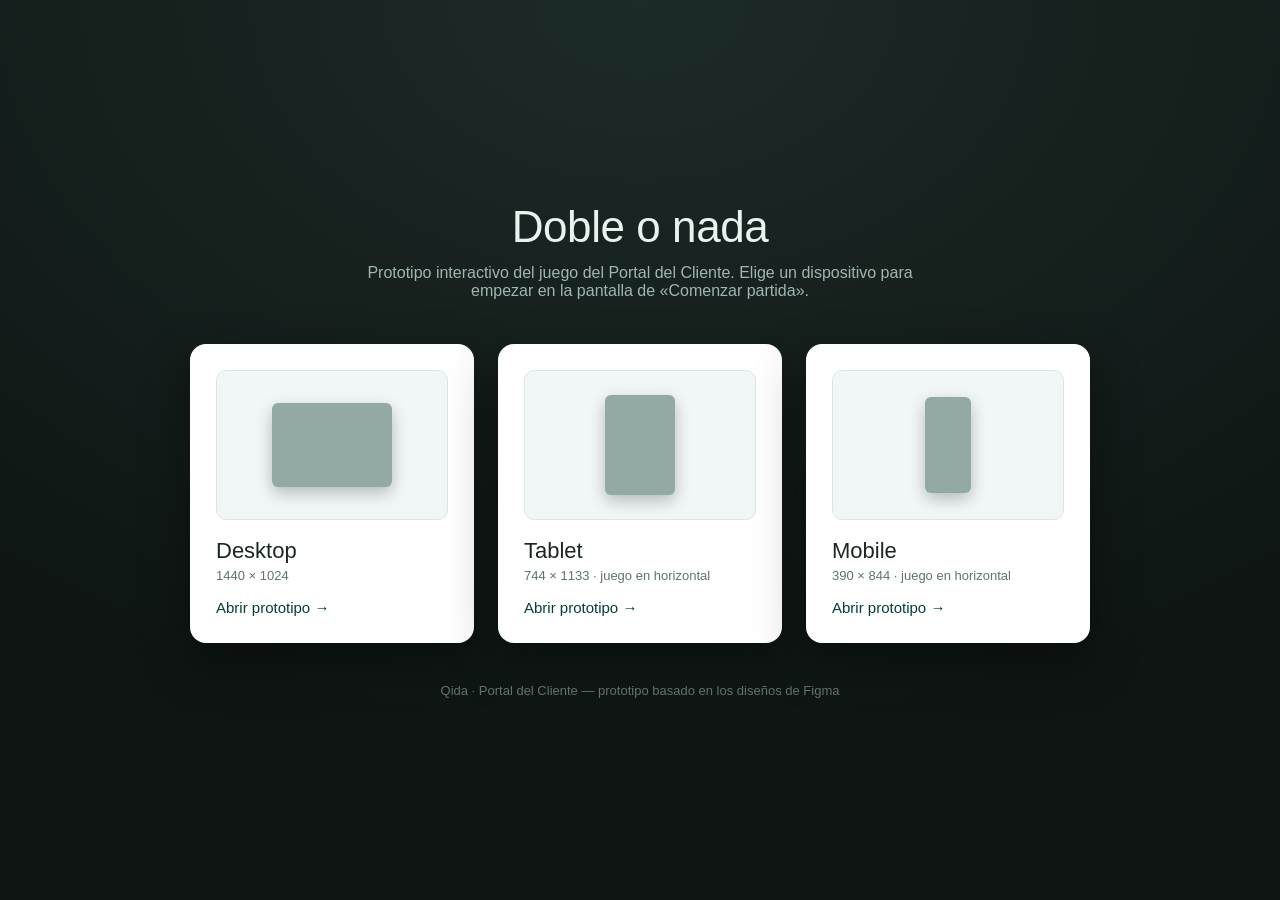
<file: doble-decision-prototipo/index.html>
<!doctype html>
<html lang="es">
<head>
<meta charset="utf-8">
<meta name="viewport" content="width=device-width, initial-scale=1">
<title>Doble o nada · Prototipos</title>
<style>
  :root{--primary:#004039;--bg:#F1F7F7}
  *{box-sizing:border-box;margin:0;padding:0}
  body{font-family:"Aeonik","Inter","Helvetica Neue",Arial,sans-serif;background:radial-gradient(120% 120% at 50% 0%,#1d2b28,#0e1513 70%);color:#eaf2f0;min-height:100vh;display:flex;flex-direction:column;align-items:center;justify-content:center;padding:40px}
  h1{font-size:44px;font-weight:400;letter-spacing:-.01em}
  p.lead{margin-top:12px;color:#9fb6b1;font-size:16px;text-align:center;max-width:560px}
  .grid{display:grid;grid-template-columns:repeat(3,1fr);gap:24px;margin-top:44px;width:100%;max-width:900px}
  @media(max-width:760px){.grid{grid-template-columns:1fr}}
  a.card{display:block;text-decoration:none;background:#fff;color:#1a2624;border-radius:16px;padding:26px;transition:transform .15s ease,box-shadow .15s ease;box-shadow:0 18px 50px rgba(0,0,0,.4)}
  a.card:hover{transform:translateY(-6px);box-shadow:0 26px 60px rgba(0,0,0,.5)}
  .mock{height:150px;border-radius:10px;background:var(--bg);border:1px solid #dce7e5;display:flex;align-items:center;justify-content:center;margin-bottom:18px;overflow:hidden}
  .scr{background:#93aaa4;border-radius:6px;box-shadow:0 6px 16px rgba(0,0,0,.25)}
  .d1{width:120px;height:84px}.d2{width:70px;height:100px}.d3{width:46px;height:96px}
  .card h2{font-size:22px;font-weight:500}
  .card .dim{color:#5f736f;font-size:13px;margin-top:4px}
  .card .cta{margin-top:16px;display:inline-flex;color:var(--primary);font-weight:500;font-size:15px}
  footer{margin-top:40px;color:#5f736f;font-size:13px}
</style>
</head>
<body>
  <h1>Doble o nada</h1>
  <p class="lead">Prototipo interactivo del juego del Portal del Cliente. Elige un dispositivo para empezar en la pantalla de «Comenzar partida».</p>
  <div class="grid">
    <a class="card" href="desktop.html"><div class="mock"><div class="scr d1"></div></div><h2>Desktop</h2><div class="dim">1440 × 1024</div><span class="cta">Abrir prototipo →</span></a>
    <a class="card" href="tablet.html"><div class="mock"><div class="scr d2"></div></div><h2>Tablet</h2><div class="dim">744 × 1133 · juego en horizontal</div><span class="cta">Abrir prototipo →</span></a>
    <a class="card" href="mobile.html"><div class="mock"><div class="scr d3"></div></div><h2>Mobile</h2><div class="dim">390 × 844 · juego en horizontal</div><span class="cta">Abrir prototipo →</span></a>
  </div>
  <footer>Qida · Portal del Cliente — prototipo basado en los diseños de Figma</footer>
</body>
</html>
</file>
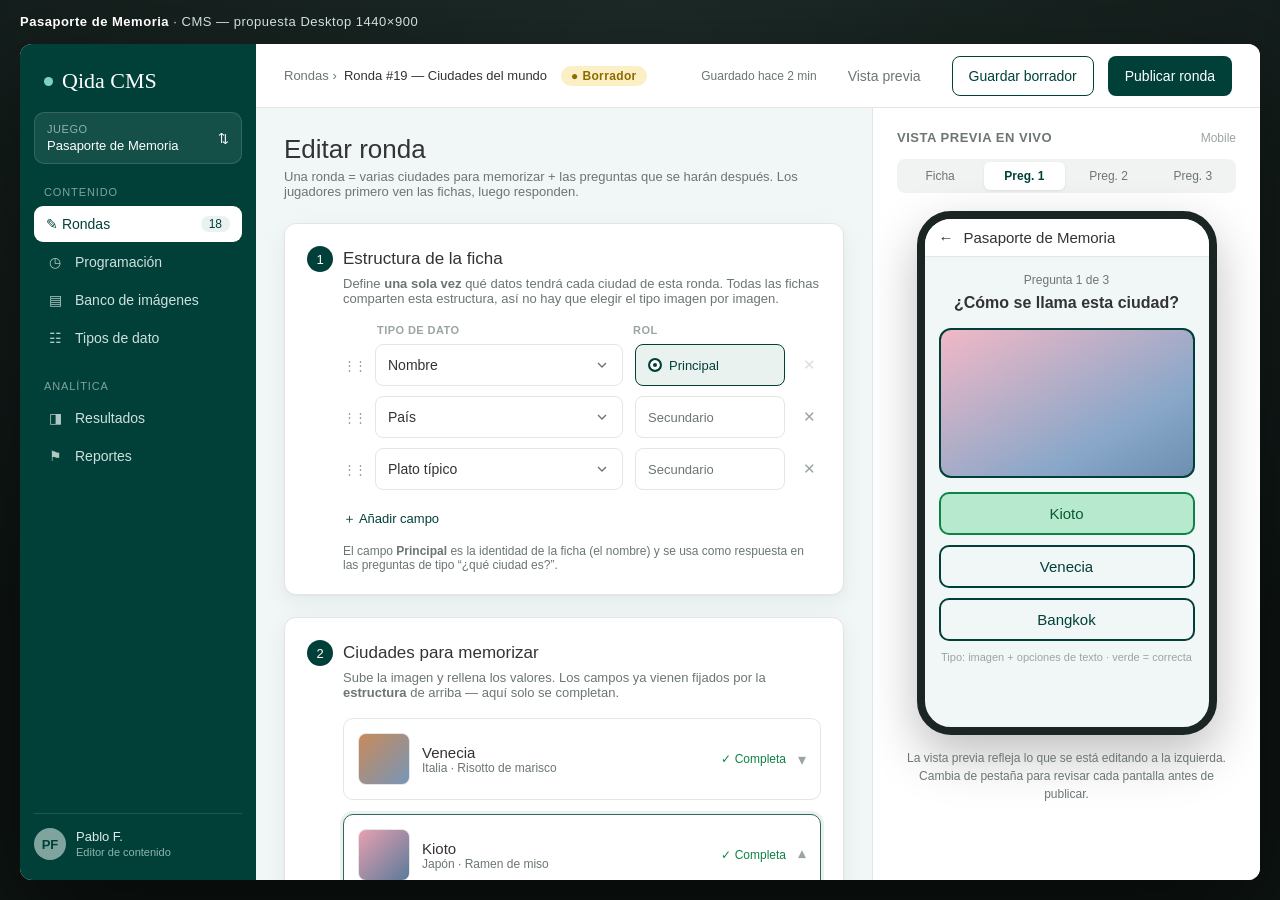
<file: pasaporte-cms-prototipo/index.html>
<!doctype html>
<html lang="es">
<head>
<meta charset="utf-8">
<meta name="viewport" content="width=device-width, initial-scale=1">
<title>Pasaporte de Memoria · CMS (propuesta desktop)</title>
<style>
/* ── Tokens Qida (extraídos del prototipo del juego) ──────────────── */
:root{
  --primary:#004039;
  --primary-400:#336661;
  --primary-050:#EAF2F0;
  --bg-app:#F1F7F7;
  --white:#fff;
  --n900:#333;
  --n600:#6b7674;
  --n400:#9aa5a3;
  --n200:#E5E5E5;
  --n100:#F1F3F3;
  --ok:#0E8343; --ok-bg:#B6E9CD;
  --warn:#8a6d00; --warn-bg:#FCEFC6;
  --radius:12px;
  --font:"Aeonik","Inter","Helvetica Neue",Arial,sans-serif;
  --shadow:0 1px 2px rgba(0,0,0,.04),0 8px 24px rgba(6,40,36,.06);
}
*{box-sizing:border-box;margin:0;padding:0}
html,body{height:100%}
body{font-family:var(--font);background:#0e1513;color:var(--n900);-webkit-font-smoothing:antialiased}

/* frame chrome so it reads as "Desktop mockup" like the other prototypes */
.devlabel{position:fixed;top:14px;left:20px;z-index:60;color:#cfe0dd;font-size:13px;letter-spacing:.04em}
.devlabel b{color:#fff;font-weight:600}
.stage{position:fixed;inset:0;display:flex;align-items:center;justify-content:center;
  background:radial-gradient(120% 120% at 50% 0%,#1d2b28 0%,#0e1513 70%);padding:44px 20px 20px}
.app{width:1440px;max-width:100%;height:900px;max-height:calc(100vh - 64px);background:var(--bg-app);
  border-radius:12px;overflow:hidden;display:grid;grid-template-columns:236px 1fr;grid-template-rows:minmax(0,1fr);box-shadow:0 40px 120px rgba(0,0,0,.55)}

/* ── Sidebar ──────────────────────────────────────────────────────── */
.side{background:var(--primary);color:#dfeae8;display:flex;flex-direction:column;padding:20px 14px}
.brand{font-family:Georgia,"Times New Roman",serif;font-size:22px;color:#fff;padding:4px 10px 18px;display:flex;align-items:center;gap:9px}
.brand .dot{width:9px;height:9px;border-radius:50%;background:#7fd1c4}
.gamepick{background:rgba(255,255,255,.08);border:1px solid rgba(255,255,255,.14);border-radius:10px;
  padding:10px 12px;font-size:13px;color:#fff;display:flex;justify-content:space-between;align-items:center;cursor:pointer;margin-bottom:22px}
.gamepick small{display:block;color:#8fb4ae;font-size:11px;letter-spacing:.05em;text-transform:uppercase;margin-bottom:3px}
.navlabel{font-size:11px;letter-spacing:.08em;text-transform:uppercase;color:#7ea39d;padding:0 10px 8px}
.nav a{display:flex;align-items:center;gap:11px;padding:10px 12px;border-radius:9px;color:#cfe0dd;text-decoration:none;font-size:14px;margin-bottom:2px}
.nav a .ic{width:18px;text-align:center;opacity:.85}
.nav a.active{background:#fff;color:var(--primary);font-weight:500}
.nav a:not(.active):hover{background:rgba(255,255,255,.08)}
.nav a .count{margin-left:auto;font-size:12px;background:rgba(255,255,255,.14);border-radius:20px;padding:1px 8px}
.nav a.active .count{background:var(--primary-050);color:var(--primary)}
.side .spacer{flex:1}
.userbox{border-top:1px solid rgba(255,255,255,.12);padding-top:14px;display:flex;align-items:center;gap:10px;font-size:13px}
.avatar{width:32px;height:32px;border-radius:50%;background:#7fa39d;color:var(--primary);display:flex;align-items:center;justify-content:center;font-weight:600}

/* ── Main column ──────────────────────────────────────────────────── */
.main{display:flex;flex-direction:column;min-width:0;min-height:0}
.topbar{height:64px;background:var(--white);border-bottom:1px solid var(--n200);display:flex;align-items:center;gap:14px;padding:0 28px;flex:0 0 auto}
.crumb{font-size:13px;color:var(--n600)}
.crumb b{color:var(--n900);font-weight:500}
.badge{font-size:12px;font-weight:600;letter-spacing:.03em;padding:3px 10px;border-radius:20px}
.badge.draft{background:var(--warn-bg);color:var(--warn)}
.topbar .grow{flex:1}
.btn{font-family:var(--font);font-size:14px;font-weight:500;cursor:pointer;height:40px;padding:0 16px;border-radius:8px;
  border:1px solid transparent;display:inline-flex;align-items:center;gap:8px;transition:filter .15s,background .15s}
.btn.primary{background:var(--primary);color:#fff}
.btn.primary:hover{filter:brightness(1.12)}
.btn.ghost{background:#fff;color:var(--primary);border-color:var(--primary)}
.btn.ghost:hover{background:var(--primary-050)}
.btn.subtle{background:transparent;color:var(--n600)}
.btn.subtle:hover{background:var(--n100);color:var(--n900)}

/* editor split */
.split{flex:1;display:grid;grid-template-columns:1fr 388px;min-height:0;overflow:hidden}
.editor{overflow:auto;padding:26px 28px 60px;min-height:0}
.previewpane{border-left:1px solid var(--n200);background:#fff;overflow:auto;padding:22px 24px;min-height:0}

.h-title{display:flex;align-items:center;gap:12px;margin-bottom:4px}
.h-title h1{font-size:26px;font-weight:400;color:var(--n900)}
.h-sub{font-size:13px;color:var(--n600);margin-bottom:24px}

/* section card */
.section{background:#fff;border:1px solid var(--n200);border-radius:var(--radius);padding:22px;margin-bottom:22px;box-shadow:var(--shadow)}
.sec-head{display:flex;align-items:center;gap:10px;margin-bottom:4px}
.sec-num{width:26px;height:26px;border-radius:50%;background:var(--primary);color:#fff;font-size:13px;display:flex;align-items:center;justify-content:center;flex:0 0 auto}
.sec-head h2{font-size:17px;font-weight:500;color:var(--n900)}
.sec-desc{font-size:13px;color:var(--n600);margin:0 0 18px 36px}

/* field primitives */
.label{font-size:12px;font-weight:600;letter-spacing:.04em;text-transform:uppercase;color:var(--n600);margin-bottom:6px;display:block}
.input,.select{width:100%;height:42px;border:1px solid var(--n200);border-radius:8px;padding:0 12px;font-family:var(--font);font-size:14px;color:var(--n900);background:#fff}
.input:focus,.select:focus{outline:none;border-color:var(--primary);box-shadow:0 0 0 3px var(--primary-050)}
.select{appearance:none;background-image:url("data:image/svg+xml;utf8,<svg xmlns='http://www.w3.org/2000/svg' width='16' height='16' viewBox='0 0 24 24' fill='none' stroke='%236b7674' stroke-width='2'><path d='M6 9l6 6 6-6'/></svg>");
  background-repeat:no-repeat;background-position:right 12px center;padding-right:34px;cursor:pointer}

/* ── City cards (memorize) ── */
.city{border:1px solid var(--n200);border-radius:10px;padding:14px;margin-left:36px;margin-bottom:14px;background:#fff}
.city.open{border-color:var(--primary-400);box-shadow:0 0 0 3px var(--primary-050)}
.city-head{display:flex;align-items:center;gap:12px;cursor:pointer}
.thumb{width:52px;height:52px;border-radius:8px;flex:0 0 auto;background-size:cover;background-position:center;border:1px solid var(--n200)}
.city-head .nm{font-size:15px;font-weight:500;color:var(--n900)}
.city-head .meta{font-size:12px;color:var(--n600)}
.city-head .grow{flex:1}
.chev{color:var(--n400);transition:transform .18s}
.city.open .chev{transform:rotate(180deg)}
.city-body{margin-top:16px;display:none;grid-template-columns:184px 1fr;gap:20px}
.city.open .city-body{display:grid}

/* uploader */
.uploader{border:1.5px dashed var(--n200);border-radius:10px;height:184px;display:flex;flex-direction:column;
  align-items:center;justify-content:center;gap:8px;text-align:center;padding:12px;cursor:pointer;position:relative;overflow:hidden;background:var(--n100)}
.uploader.has{border-style:solid;border-color:var(--primary-400)}
.uploader .ph{background-size:cover;background-position:center;position:absolute;inset:0}
.uploader .ph::after{content:"Cambiar imagen";position:absolute;left:0;right:0;bottom:0;padding:8px;background:linear-gradient(transparent,rgba(0,0,0,.6));color:#fff;font-size:12px;text-align:center}
.uploader .up-ic{font-size:26px}
.uploader small{font-size:12px;color:var(--n600);line-height:1.4}
.uploader b{color:var(--primary)}

/* ── Estructura de la ficha (definición de tipos, una vez) ── */
.struct{margin-left:36px}
.struct-hd{display:grid;grid-template-columns:20px 1fr 150px 24px;gap:12px;font-size:11px;font-weight:600;letter-spacing:.04em;text-transform:uppercase;color:var(--n400);margin-bottom:8px;padding:0 2px}
.field{display:grid;grid-template-columns:20px 1fr 150px 24px;gap:12px;align-items:center;margin-bottom:10px}
.field .drag{color:var(--n400);cursor:grab;text-align:center;font-size:13px;letter-spacing:-2px}
.field .del{color:var(--n400);cursor:pointer;text-align:center;font-size:15px}
.field .del:hover{color:#a52222}
.roleswitch{display:flex;align-items:center;gap:7px;height:42px;border:1px solid var(--n200);border-radius:8px;padding:0 12px;font-size:13px;color:var(--n600);cursor:pointer;user-select:none}
.roleswitch .dotmark{width:14px;height:14px;border-radius:50%;border:2px solid var(--n400);flex:0 0 auto}
.roleswitch.on{border-color:var(--primary);background:var(--primary-050);color:var(--primary);font-weight:500}
.roleswitch.on .dotmark{border-color:var(--primary);background:var(--primary);box-shadow:inset 0 0 0 3px #fff}

/* datos rows */
.datos-hd{display:grid;grid-template-columns:180px 1fr;gap:10px;font-size:11px;font-weight:600;letter-spacing:.04em;text-transform:uppercase;color:var(--n400);margin-bottom:8px}
.dato{display:grid;grid-template-columns:180px 1fr;gap:10px;margin-bottom:10px;align-items:center}
.fieldname{font-size:14px;color:var(--n900);font-weight:500;display:flex;align-items:center}
.dato .tag{font-size:10px;color:var(--primary);background:var(--primary-050);border-radius:5px;padding:1px 6px;margin-left:8px;font-weight:600}
.hint{font-size:12px;color:var(--n600);margin-top:2px;margin-left:36px}
.addrow{margin-left:36px;margin-top:4px}
.linkbtn{background:none;border:none;color:var(--primary);font-family:var(--font);font-size:13px;font-weight:500;cursor:pointer;display:inline-flex;align-items:center;gap:6px;padding:8px 0}
.linkbtn:hover{text-decoration:underline}

/* ── Question cards ── */
.q{border:1px solid var(--n200);border-radius:10px;padding:18px;margin-left:36px;margin-bottom:14px}
.q-top{display:flex;align-items:center;gap:10px;margin-bottom:14px}
.q-top .qn{font-size:14px;font-weight:600;color:var(--n900)}
.q-top .grow{flex:1}
.typechips{display:flex;gap:8px;margin-bottom:16px;flex-wrap:wrap}
.chip{border:1px solid var(--n200);border-radius:9px;padding:9px 12px;font-size:12.5px;color:var(--n600);cursor:pointer;display:flex;gap:9px;align-items:center;max-width:210px;background:#fff}
.chip .cic{width:34px;height:26px;border-radius:5px;background:var(--n100);display:flex;align-items:center;justify-content:center;flex:0 0 auto}
.chip.on{border-color:var(--primary);background:var(--primary-050);color:var(--primary);font-weight:500}
.chip.on .cic{background:var(--primary);color:#fff}
.chip small{display:block;font-weight:400;color:var(--n400);font-size:11px}
.chip.on small{color:var(--primary-400)}

.optlist{margin-top:14px}
.opt{display:flex;align-items:center;gap:12px;border:1px solid var(--n200);border-radius:8px;padding:8px 12px;margin-bottom:9px;background:#fff}
.opt.correct{border-color:var(--ok);background:var(--ok-bg)}
.radio{width:20px;height:20px;border-radius:50%;border:2px solid var(--n400);flex:0 0 auto;display:flex;align-items:center;justify-content:center;cursor:pointer}
.opt.correct .radio{border-color:var(--ok);background:var(--ok)}
.opt.correct .radio::after{content:"";width:8px;height:8px;border-radius:50%;background:#fff}
.opt .otext{flex:1;font-size:14px;color:var(--n900);border:none;background:none;font-family:var(--font)}
.opt .otext:focus{outline:none}
.opt .oimg{width:44px;height:34px;border-radius:6px;background-size:cover;background-position:center;flex:0 0 auto;border:1px solid var(--n200)}
.opt .ck{font-size:11px;font-weight:700;letter-spacing:.04em;color:var(--ok);text-transform:uppercase}
.opt .del{color:var(--n400);cursor:pointer;font-size:16px;line-height:1}
.opt .del:hover{color:#a52222}
.opthint{font-size:12px;color:var(--n600);margin-top:2px}

/* ── Preview (mobile phone) ── */
.pv-head{display:flex;align-items:center;justify-content:space-between;margin-bottom:14px}
.pv-head .t{font-size:13px;font-weight:600;letter-spacing:.04em;text-transform:uppercase;color:var(--n600)}
.pvtabs{display:flex;gap:4px;background:var(--n100);border-radius:8px;padding:3px;margin-bottom:18px}
.pvtab{flex:1;text-align:center;font-size:12px;padding:7px 4px;border-radius:6px;color:var(--n600);cursor:pointer}
.pvtab.on{background:#fff;color:var(--primary);font-weight:600;box-shadow:0 1px 3px rgba(0,0,0,.08)}
.phone{width:300px;margin:0 auto;border:8px solid #1b2523;border-radius:34px;overflow:hidden;background:var(--bg-app);box-shadow:0 20px 50px rgba(0,0,0,.25)}
.ph-bar{height:38px;background:#fff;display:flex;align-items:center;gap:10px;padding:0 14px;font-size:15px;color:var(--n900);border-bottom:1px solid var(--n200)}
.ph-body{padding:16px 14px 20px;min-height:470px}
.ph-body .center{text-align:center}
.ph-q{font-size:12px;color:var(--n600);margin-bottom:6px}
.ph-title{font-size:16px;font-weight:600;color:var(--n900);margin-bottom:14px;line-height:1.3}
.ph-photo{width:100%;height:150px;border-radius:12px;border:2px solid var(--primary);background-size:cover;background-position:center;margin-bottom:14px}
.ph-photo.sm{height:74px;width:110px;margin:0 auto 10px}
.ph-field{border:1.5px solid var(--primary);border-radius:10px;padding:9px 12px;text-align:center;margin-bottom:10px}
.ph-field .l{font-size:10px;letter-spacing:.05em;text-transform:uppercase;color:var(--n600)}
.ph-field .v{font-size:15px;color:var(--n900);margin-top:2px}
.ph-opt{border:2px solid var(--primary);border-radius:10px;padding:11px;text-align:center;font-size:15px;color:var(--primary);margin-bottom:10px}
.ph-opt.ok{background:var(--ok-bg);border-color:var(--ok);color:#0b5b30}
.ph-note{font-size:11px;color:var(--n400);text-align:center;margin-top:10px}
.pv-caption{font-size:12px;color:var(--n600);margin-top:14px;text-align:center;line-height:1.5}
</style>
</head>
<body>
<div class="devlabel"><b>Pasaporte de Memoria</b> · CMS — propuesta Desktop 1440×900</div>
<div class="stage">
<div class="app">

  <!-- ── SIDEBAR ── -->
  <aside class="side">
    <div class="brand"><span class="dot"></span>Qida CMS</div>
    <div class="gamepick">
      <div><small>Juego</small>Pasaporte de Memoria</div>
      <span>⇅</span>
    </div>
    <div class="navlabel">Contenido</div>
    <nav class="nav">
      <a class="active" href="#">✎ Rondas <span class="count">18</span></a>
      <a href="#"><span class="ic">◷</span>Programación</a>
      <a href="#"><span class="ic">▤</span>Banco de imágenes</a>
      <a href="#"><span class="ic">☷</span>Tipos de dato</a>
    </nav>
    <div class="navlabel" style="margin-top:22px">Analítica</div>
    <nav class="nav">
      <a href="#"><span class="ic">◨</span>Resultados</a>
      <a href="#"><span class="ic">⚑</span>Reportes</a>
    </nav>
    <div class="spacer"></div>
    <div class="userbox"><span class="avatar">PF</span><div>Pablo F.<br><span style="color:#8fb4ae;font-size:11px">Editor de contenido</span></div></div>
  </aside>

  <!-- ── MAIN ── -->
  <div class="main">
    <div class="topbar">
      <span class="crumb">Rondas ›&nbsp; <b>Ronda #19 — Ciudades del mundo</b></span>
      <span class="badge draft">● Borrador</span>
      <span class="grow"></span>
      <span style="font-size:12px;color:var(--n600)">Guardado hace 2 min</span>
      <button class="btn subtle">Vista previa</button>
      <button class="btn ghost">Guardar borrador</button>
      <button class="btn primary">Publicar ronda</button>
    </div>

    <div class="split">
      <!-- EDITOR -->
      <div class="editor">
        <div class="h-title"><h1>Editar ronda</h1></div>
        <div class="h-sub">Una ronda = varias ciudades para memorizar + las preguntas que se harán después. Los jugadores primero ven las fichas, luego responden.</div>

        <!-- SECTION 1 · Estructura de la ficha (tipos de dato, una sola vez) -->
        <div class="section">
          <div class="sec-head"><span class="sec-num">1</span><h2>Estructura de la ficha</h2></div>
          <p class="sec-desc">Define <b>una sola vez</b> qué datos tendrá cada ciudad de esta ronda. Todas las fichas comparten esta estructura, así no hay que elegir el tipo imagen por imagen.</p>

          <div class="struct">
            <div class="struct-hd"><span></span><span>Tipo de dato</span><span>Rol</span><span></span></div>

            <div class="field">
              <span class="drag">⋮⋮</span>
              <select class="select"><option>Nombre</option><option>País</option><option>Plato típico</option><option>Monumento</option><option>Año</option><option>Población</option></select>
              <label class="roleswitch on"><span class="dotmark"></span>Principal</label>
              <span class="del" style="opacity:.35;cursor:not-allowed" title="El campo principal no se puede eliminar">✕</span>
            </div>
            <div class="field">
              <span class="drag">⋮⋮</span>
              <select class="select"><option>País</option><option>Nombre</option><option>Plato típico</option><option>Monumento</option><option>Año</option></select>
              <label class="roleswitch">Secundario</label>
              <span class="del">✕</span>
            </div>
            <div class="field">
              <span class="drag">⋮⋮</span>
              <select class="select"><option>Plato típico</option><option>País</option><option>Nombre</option><option>Monumento</option></select>
              <label class="roleswitch">Secundario</label>
              <span class="del">✕</span>
            </div>

            <button class="linkbtn" style="margin-top:2px">＋ Añadir campo</button>
            <div class="opthint" style="margin-top:8px">El campo <b>Principal</b> es la identidad de la ficha (el nombre) y se usa como respuesta en las preguntas de tipo “¿qué ciudad es?”.</div>
          </div>
        </div>

        <!-- SECTION 2 · Ciudades a memorizar -->
        <div class="section">
          <div class="sec-head"><span class="sec-num">2</span><h2>Ciudades para memorizar</h2></div>
          <p class="sec-desc">Sube la imagen y rellena los valores. Los campos ya vienen fijados por la <b>estructura</b> de arriba — aquí solo se completan.</p>

          <!-- City 1 collapsed -->
          <div class="city">
            <div class="city-head" onclick="this.parentNode.classList.toggle('open')">
              <div class="thumb" style="background:linear-gradient(135deg,#c98a5a,#7796b8)"></div>
              <div><div class="nm">Venecia</div><div class="meta">Italia · Risotto de marisco</div></div>
              <span class="grow"></span>
              <span style="font-size:12px;color:var(--ok)">✓ Completa</span>
              <span class="chev">▾</span>
            </div>
          </div>

          <!-- City 2 open (edit example) -->
          <div class="city open">
            <div class="city-head" onclick="this.parentNode.classList.toggle('open')">
              <div class="thumb" style="background:linear-gradient(135deg,#e8a0b0,#5a7a9a)"></div>
              <div><div class="nm">Kioto</div><div class="meta">Japón · Ramen de miso</div></div>
              <span class="grow"></span>
              <span style="font-size:12px;color:var(--ok)">✓ Completa</span>
              <span class="chev">▾</span>
            </div>
            <div class="city-body">
              <div>
                <span class="label">Imagen</span>
                <div class="uploader has"><div class="ph" style="background:linear-gradient(150deg,#f2b8c6,#88a7c9 70%,#6d8fb0)"></div></div>
              </div>
              <div>
                <span class="label">Valores de la ficha</span>
                <div class="datos-hd"><span>Campo (según estructura)</span><span>Valor</span></div>

                <div class="dato">
                  <div class="fieldname">Nombre <span class="tag">principal</span></div>
                  <input class="input" value="Kioto">
                </div>
                <div class="dato">
                  <div class="fieldname">País</div>
                  <input class="input" value="Japón">
                </div>
                <div class="dato">
                  <div class="fieldname">Plato típico</div>
                  <input class="input" value="Ramen de miso">
                </div>
                <div class="opthint">¿Necesitas otro dato? Se añade en <b>Estructura de la ficha</b> y aparece en todas las ciudades.</div>
              </div>
            </div>
          </div>

          <!-- City 3 collapsed -->
          <div class="city">
            <div class="city-head" onclick="this.parentNode.classList.toggle('open')">
              <div class="thumb" style="background:linear-gradient(135deg,#e0a24a,#7a4fa0)"></div>
              <div><div class="nm">Bangkok</div><div class="meta">Tailandia · Pad Thai</div></div>
              <span class="grow"></span>
              <span style="font-size:12px;color:var(--ok)">✓ Completa</span>
              <span class="chev">▾</span>
            </div>
          </div>

          <div class="addrow"><button class="linkbtn">＋ Añadir ciudad</button></div>
        </div>

        <!-- SECTION 3 · Preguntas -->
        <div class="section">
          <div class="sec-head"><span class="sec-num">3</span><h2>Preguntas</h2></div>
          <p class="sec-desc">Para cada pregunta elige el <b>tipo</b>, escribe el enunciado, define las opciones y marca la correcta. Las opciones (texto o imagen) cambian según el tipo elegido.</p>

          <!-- Q1 · type 1: pregunta + imagen, opciones texto -->
          <div class="q">
            <div class="q-top"><span class="qn">Pregunta 1</span><span class="grow"></span><span class="btn subtle" style="height:30px;font-size:12px">Eliminar</span></div>
            <span class="label">Tipo de pregunta</span>
            <div class="typechips">
              <div class="chip on"><span class="cic">🖼️</span><div>Imagen + texto<small>foto + opciones de texto</small></div></div>
              <div class="chip"><span class="cic">A</span><div>Solo texto<small>opciones de texto</small></div></div>
              <div class="chip"><span class="cic">▦</span><div>Opciones imagen<small>elegir una foto</small></div></div>
            </div>
            <span class="label">Enunciado</span>
            <input class="input" value="¿Cómo se llama esta ciudad?">
            <div style="margin-top:14px;display:grid;grid-template-columns:150px 1fr;gap:18px;align-items:start">
              <div><span class="label">Imagen mostrada</span>
                <div class="uploader has" style="height:104px"><div class="ph" style="background:linear-gradient(150deg,#f2b8c6,#88a7c9 70%,#6d8fb0)"></div></div>
                <div class="opthint" style="margin-top:6px">Reutiliza la foto de Kioto</div>
              </div>
              <div><span class="label">Opciones (marca la correcta)</span>
                <div class="optlist">
                  <div class="opt correct"><span class="radio"></span><input class="otext" value="Kioto"><span class="ck">Correcta</span><span class="del">✕</span></div>
                  <div class="opt"><span class="radio"></span><input class="otext" value="Venecia"><span class="del">✕</span></div>
                  <div class="opt"><span class="radio"></span><input class="otext" value="Bangkok"><span class="del">✕</span></div>
                </div>
                <button class="linkbtn">＋ Añadir opción</button>
              </div>
            </div>
          </div>

          <!-- Q2 · type 2: solo texto -->
          <div class="q">
            <div class="q-top"><span class="qn">Pregunta 2</span><span class="grow"></span><span class="btn subtle" style="height:30px;font-size:12px">Eliminar</span></div>
            <span class="label">Tipo de pregunta</span>
            <div class="typechips">
              <div class="chip"><span class="cic">🖼️</span><div>Imagen + texto<small>foto + opciones de texto</small></div></div>
              <div class="chip on"><span class="cic">A</span><div>Solo texto<small>opciones de texto</small></div></div>
              <div class="chip"><span class="cic">▦</span><div>Opciones imagen<small>elegir una foto</small></div></div>
            </div>
            <span class="label">Enunciado</span>
            <input class="input" value="¿Cuál es el plato típico de Kioto?">
            <div style="margin-top:14px"><span class="label">Opciones (marca la correcta)</span>
              <div class="optlist">
                <div class="opt"><span class="radio"></span><input class="otext" value="Pad Thai"><span class="del">✕</span></div>
                <div class="opt"><span class="radio"></span><input class="otext" value="Risotto de marisco"><span class="del">✕</span></div>
                <div class="opt correct"><span class="radio"></span><input class="otext" value="Ramen de miso"><span class="ck">Correcta</span><span class="del">✕</span></div>
              </div>
              <button class="linkbtn">＋ Añadir opción</button>
            </div>
          </div>

          <!-- Q3 · type 3: opciones imagen -->
          <div class="q">
            <div class="q-top"><span class="qn">Pregunta 3</span><span class="grow"></span><span class="btn subtle" style="height:30px;font-size:12px">Eliminar</span></div>
            <span class="label">Tipo de pregunta</span>
            <div class="typechips">
              <div class="chip"><span class="cic">🖼️</span><div>Imagen + texto<small>foto + opciones de texto</small></div></div>
              <div class="chip"><span class="cic">A</span><div>Solo texto<small>opciones de texto</small></div></div>
              <div class="chip on"><span class="cic">▦</span><div>Opciones imagen<small>elegir una foto</small></div></div>
            </div>
            <span class="label">Enunciado</span>
            <input class="input" value="Su plato típico es el Pad Thai y está en Tailandia. ¿Qué ciudad es?">
            <div style="margin-top:14px"><span class="label">Opciones — imagen (marca la correcta)</span>
              <div class="optlist">
                <div class="opt"><span class="radio"></span><span class="oimg" style="background:linear-gradient(135deg,#c98a5a,#7796b8)"></span><span class="otext" style="color:var(--n600)">Venecia</span><span class="del">✕</span></div>
                <div class="opt"><span class="radio"></span><span class="oimg" style="background:linear-gradient(135deg,#e8a0b0,#5a7a9a)"></span><span class="otext" style="color:var(--n600)">Kioto</span><span class="del">✕</span></div>
                <div class="opt correct"><span class="radio"></span><span class="oimg" style="background:linear-gradient(135deg,#e0a24a,#7a4fa0)"></span><span class="otext">Bangkok</span><span class="ck">Correcta</span><span class="del">✕</span></div>
              </div>
              <div class="opthint">Las imágenes se eligen del banco / de las ciudades de esta ronda.</div>
              <button class="linkbtn" style="margin-top:6px">＋ Añadir opción</button>
            </div>
          </div>

          <div class="addrow"><button class="linkbtn">＋ Añadir pregunta</button></div>
        </div>
      </div>

      <!-- LIVE PREVIEW -->
      <div class="previewpane">
        <div class="pv-head"><span class="t">Vista previa en vivo</span><span style="font-size:12px;color:var(--n400)">Mobile</span></div>
        <div class="pvtabs">
          <div class="pvtab" data-v="ficha">Ficha</div>
          <div class="pvtab on" data-v="q1">Preg. 1</div>
          <div class="pvtab" data-v="q2">Preg. 2</div>
          <div class="pvtab" data-v="q3">Preg. 3</div>
        </div>

        <div class="phone">
          <div class="ph-bar">← <span style="font-size:15px">Pasaporte de Memoria</span></div>
          <div class="ph-body" id="pvbody"></div>
        </div>
        <div class="pv-caption">La vista previa refleja lo que se está editando a la izquierda. Cambia de pestaña para revisar cada pantalla antes de publicar.</div>
      </div>
    </div>
  </div>

</div>
</div>

<script>
const VIEWS = {
  ficha:`<div class="center"><div class="ph-q">Memoriza los datos · 2 / 3</div></div>
    <div class="ph-photo" style="background:linear-gradient(150deg,#f2b8c6,#88a7c9 70%,#6d8fb0)"></div>
    <div class="ph-field"><div class="l">Nombre</div><div class="v">Kioto</div></div>
    <div class="ph-field"><div class="l">País</div><div class="v">Japón</div></div>
    <div class="ph-field"><div class="l">Plato típico</div><div class="v">Ramen de miso</div></div>`,
  q1:`<div class="center"><div class="ph-q">Pregunta 1 de 3</div><div class="ph-title">¿Cómo se llama esta ciudad?</div></div>
    <div class="ph-photo" style="background:linear-gradient(150deg,#f2b8c6,#88a7c9 70%,#6d8fb0)"></div>
    <div class="ph-opt ok">Kioto</div><div class="ph-opt">Venecia</div><div class="ph-opt">Bangkok</div>
    <div class="ph-note">Tipo: imagen + opciones de texto · verde = correcta</div>`,
  q2:`<div class="center"><div class="ph-q">Pregunta 2 de 3</div><div class="ph-title">¿Cuál es el plato típico de Kioto?</div></div>
    <div class="ph-opt">Pad Thai</div><div class="ph-opt">Risotto de marisco</div><div class="ph-opt ok">Ramen de miso</div>
    <div class="ph-note">Tipo: solo texto · verde = correcta</div>`,
  q3:`<div class="center"><div class="ph-q">Pregunta 3 de 3</div><div class="ph-title">Su plato típico es el Pad Thai y está en Tailandia. ¿Qué ciudad es?</div></div>
    <div class="ph-photo sm" style="background:linear-gradient(135deg,#c98a5a,#7796b8)"></div>
    <div class="ph-photo sm" style="background:linear-gradient(135deg,#e8a0b0,#5a7a9a)"></div>
    <div class="ph-photo sm ok" style="background:linear-gradient(135deg,#e0a24a,#7a4fa0);border-color:#0E8343;border-width:3px"></div>
    <div class="ph-note">Tipo: opciones de imagen · borde verde = correcta</div>`
};
const body=document.getElementById('pvbody');
function show(v){body.innerHTML=VIEWS[v];document.querySelectorAll('.pvtab').forEach(t=>t.classList.toggle('on',t.dataset.v===v));}
document.querySelectorAll('.pvtab').forEach(t=>t.onclick=()=>show(t.dataset.v));
show('q1');
</script>
</body>
</html>
</file>
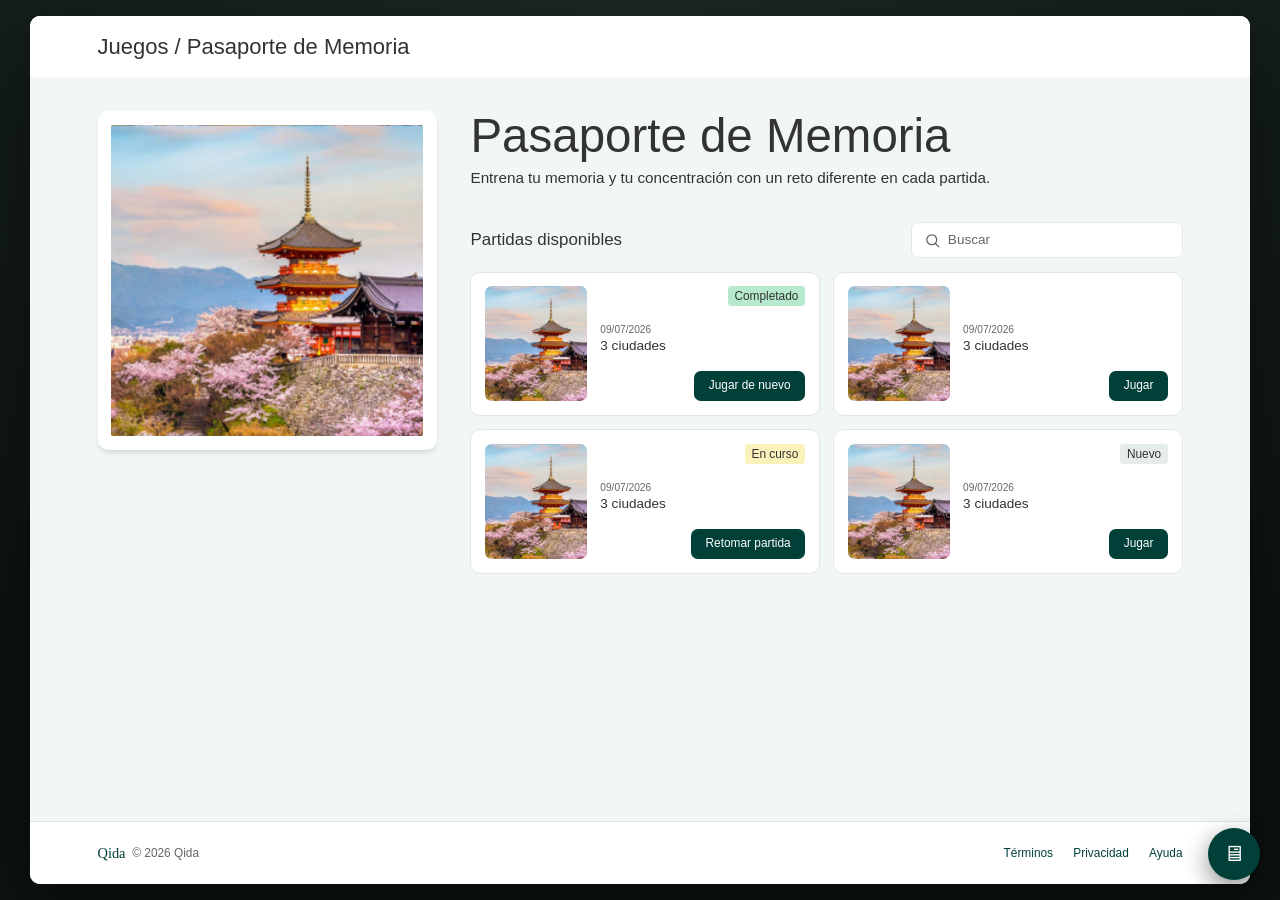
<file: pasaporte-gameplay-prototipo/index.html>
<!doctype html>
<html lang="es">
<head>
<meta charset="utf-8">
<meta name="viewport" content="width=device-width, initial-scale=1">
<title>Pasaporte de Memoria · Prototipo del juego</title>
<style>
:root{
  --primary:#004039;
  --bg:#F1F7F7; --white:#fff;
  --n900:#333333; --n700:#666666; --n400:#B3B3B3; --n200:#E5E5E5;
  --info-bg:#E6ECEB;
  --ok:#0E8343; --ok-100:#B6E9CD; --ok-50:#E8F8EF;
  --err:#A52222; --err-100:#F8BFBF;
  --new-bg:#E8F8EF; --warn-bg:#FBF1BB;
  --r:12px; --rbtn:8px;
  --shadow-card:0 2px 4px -1px rgba(0,0,0,.06), 0 4px 6px -1px rgba(0,0,0,.10);
  --font:"Aeonik","Inter","Helvetica Neue",Arial,sans-serif;
}
*{box-sizing:border-box;margin:0;padding:0}
html,body{height:100%}
body{font-family:var(--font);background:#0e1513;color:var(--n900);-webkit-font-smoothing:antialiased}
button{font-family:inherit}

/* Toolbar */
/* FAB de dispositivos */
.fab{position:fixed;right:20px;bottom:20px;z-index:200;display:flex;flex-direction:column;align-items:flex-end;gap:10px}
.fab-menu{display:flex;flex-direction:column;gap:4px;background:#16211f;border:1px solid #24332f;border-radius:14px;padding:8px;box-shadow:0 12px 40px rgba(0,0,0,.5);opacity:0;transform:translateY(8px);pointer-events:none;transition:opacity .15s,transform .15s}
.fab.open .fab-menu{opacity:1;transform:none;pointer-events:auto}
.fab-menu button{display:flex;align-items:center;gap:10px;background:none;border:none;color:#cfe0dd;font-size:13px;padding:8px 14px;border-radius:9px;cursor:pointer;white-space:nowrap;font-family:inherit;text-align:left}
.fab-menu button:hover{background:#1d2b28}
.fab-menu button.on{background:#fff;color:var(--primary);font-weight:600}
.fab-menu .sep{height:1px;background:#24332f;margin:4px 6px}
.fab-toggle{width:52px;height:52px;border-radius:50%;background:var(--primary);color:#fff;border:none;cursor:pointer;box-shadow:0 8px 24px rgba(0,0,0,.45);display:flex;align-items:center;justify-content:center;font-size:22px;line-height:1}
.fab-toggle:hover{filter:brightness(1.12)}

/* Stage / device — ocupa toda la pantalla */
.stage{position:fixed;inset:0;overflow:auto;display:flex;align-items:center;justify-content:center;padding:16px;background:radial-gradient(120% 120% at 50% 0%,#1d2b28 0%,#0e1513 70%)}
.device{background:var(--bg);overflow:hidden;box-shadow:0 40px 120px rgba(0,0,0,.55);display:flex;flex-direction:column;position:relative;flex:0 0 auto}
/* width/height incluyen el borde (border-box); interior = Figma (390/744/1440) */
.device[data-device="mobile"]{width:408px;height:862px;border:9px solid #121b19;border-radius:40px}
.device[data-device="tablet"]{width:768px;height:1157px;border:12px solid #121b19;border-radius:26px}
.device[data-device="desktop"]{width:1440px;height:1024px;border-radius:12px}

/* Shell */
.screen{display:flex;flex-direction:column;height:100%;background:var(--bg)}
.body{flex:1;min-height:0;display:flex;flex-direction:column;overflow:auto}
[data-device="mobile"] .body{overflow:hidden}
[data-device="mobile"] .seleccion .body{overflow:auto}

.hdr{flex:0 0 auto;height:72px;background:var(--white);display:flex;align-items:center;gap:16px;padding:0 16px}
.hdr .back{width:24px;height:24px;display:flex;align-items:center;justify-content:center;color:var(--n900);cursor:pointer;flex:0 0 auto}
.hdr .htitle{font-size:26px;font-weight:400;color:var(--n900);line-height:1.15}
[data-device="tablet"] .hdr{padding:0 24px}
[data-device="desktop"] .hdr{padding:0 80px}

.ftr{flex:0 0 auto;background:var(--white);border-top:1px solid var(--n200);display:flex;align-items:center;justify-content:space-between;padding:16px 24px;font-size:12px;color:var(--n700)}
.ftr .brand{display:flex;align-items:center;gap:8px}
.ftr .qida{font-family:Georgia,"Times New Roman",serif;color:var(--primary);font-size:17px;line-height:1}
.ftr .links{display:flex;gap:14px}
.ftr .links a{color:var(--primary);text-decoration:none}
[data-device="tablet"] .ftr{padding:28px 32px}
[data-device="desktop"] .ftr{padding:28px 80px;font-size:14px}
[data-device="desktop"] .ftr .links{gap:24px}

/* Buttons (componente) */
.btn{height:44px;padding:8px 16px;border-radius:var(--rbtn);border:1px solid transparent;font-size:16px;font-weight:500;cursor:pointer;display:inline-flex;align-items:center;justify-content:center;gap:8px;line-height:1;transition:filter .15s,background .15s}
.btn svg{width:20px;height:20px;flex:0 0 auto}
.btn.primary{background:var(--primary);color:#fff}
.btn.primary:hover{filter:brightness(1.12)}
.btn.primary:active{filter:brightness(.9)}
.btn.secondary{background:transparent;color:var(--primary);border-color:var(--primary)}   /* secundario VERDE */
.btn.secondary:hover{background:var(--ok-50)}
.btn.secondary:active{background:var(--ok-100)}
.btn.big{height:44px;font-size:20px}
.btn.h40{height:40px}
.btn.h36{height:36px;font-size:14px}
.btn:disabled{opacity:1;color:var(--n700);border-color:var(--n200);background:transparent;cursor:not-allowed}
.btn.full{width:100%}

/* Image card (memoriza / pregunta / empezar / hero) */
.figcard{background:#fff;border-radius:var(--r);padding:16px;box-shadow:var(--shadow-card);flex:0 0 auto;align-self:center}
.figcard .figphoto{width:326px;height:256px;border-radius:2px;background:var(--n400) center/cover}
[data-device="tablet"] .figcard .figphoto,[data-device="desktop"] .figcard .figphoto{width:520px;height:401px}

/* ═════════ SELECCIÓN ═════════ */
.hero-txt h1{font-weight:500;color:var(--n900);line-height:1.05}
.hero-txt p{font-size:18px;color:var(--n900);line-height:1.35;margin-top:8px}
.sec-title{font-size:20px;font-weight:500;color:var(--n900)}
.cards{display:flex;gap:16px;margin-top:16px}
.tag{display:inline-flex;align-items:center;font-size:14px;font-weight:500;color:var(--n900);padding:2px 8px;border-radius:4px;white-space:nowrap}
.tag.new{background:var(--info-bg)}
.tag.completado{background:var(--ok-100)}
.tag.encurso{background:var(--warn-bg)}
/* buscador de partidas */
.partidas-head{display:flex;align-items:center;justify-content:space-between;gap:16px}
.searchbar{display:flex;align-items:center;gap:8px;background:#fff;border:1px solid var(--n200);border-radius:8px;padding:10px 14px;color:var(--n700);font-size:16px}
.searchbar svg{width:20px;height:20px;flex:0 0 auto}
[data-device="desktop"] .partidas-head .searchbar,[data-device="tablet"] .partidas-head .searchbar{width:320px}
[data-device="mobile"] .partidas-head{flex-direction:column;align-items:stretch}
[data-device="mobile"] .searchbar{width:100%}
.gthumb{background:var(--n400) center/cover;border-radius:8px;flex:0 0 auto}
.gcard{background:#fff;border:1px solid var(--n200);border-radius:var(--r);padding:16px;display:flex;gap:16px}
.gcard .gbody{flex:1;min-width:0;display:flex;flex-direction:column}
.gdate{font-size:12px;color:var(--n700)}

/* mobile seleccion */
[data-device="mobile"] .sel-mobile{display:flex;flex-direction:column}
[data-device="mobile"] .hero-bleed{width:100%;height:240px;background:var(--n400) center/cover;flex:0 0 auto}
[data-device="mobile"] .hero-txt{padding:24px 16px 0}
[data-device="mobile"] .hero-txt h1{font-size:36px}
[data-device="mobile"] .sel-partidas{padding:24px 16px 32px}
[data-device="mobile"] .cards{flex-direction:column}
[data-device="mobile"] .gcard{flex-direction:column}
[data-device="mobile"] .gthumb{width:100%;height:200px}
[data-device="mobile"] .gcard .grow{display:flex;align-items:center;justify-content:space-between;gap:8px;min-height:24px}
[data-device="mobile"] .gname{font-size:20px;font-weight:500;color:var(--n900);margin-top:8px}
[data-device="mobile"] .gcard .cbtn{width:100%;margin-top:16px}

/* tablet seleccion */
[data-device="tablet"] .sel-tablet{display:flex;flex-direction:column;gap:40px;padding:40px 24px}
[data-device="tablet"] .hero{display:flex;flex-direction:row;gap:40px;align-items:flex-start}
[data-device="tablet"] .hero .figcard{align-self:flex-start}
[data-device="tablet"] .hero .figcard .figphoto{width:256px;height:256px}
[data-device="tablet"] .hero-txt h1{font-size:56px;font-weight:400}
[data-device="tablet"] .cards{display:grid;grid-template-columns:1fr 1fr;gap:16px}
[data-device="tablet"] .gcard{min-width:0;align-items:center}
[data-device="tablet"] .gthumb{width:120px;height:160px}

/* desktop seleccion */
[data-device="desktop"] .sel-desktop{display:flex;flex-direction:row;gap:40px;padding:40px 80px;align-items:flex-start}
[data-device="desktop"] .sel-desktop>.figcard{align-self:flex-start}
[data-device="desktop"] .sel-desktop .figcard .figphoto{width:368px;height:368px}
[data-device="desktop"] .sel-right{flex:1;display:flex;flex-direction:column;gap:40px;min-width:0}
[data-device="desktop"] .hero-txt h1{font-size:56px;font-weight:400}
[data-device="desktop"] .cards{display:grid;grid-template-columns:1fr 1fr;gap:16px}
[data-device="desktop"] .gcard{min-width:0;align-items:center}
[data-device="desktop"] .gthumb{width:120px;height:136px}

/* card content (desktop/tablet horizontal) */
[data-device="tablet"] .gcard,[data-device="desktop"] .gcard{align-items:stretch}
[data-device="tablet"] .gcard .gbody,[data-device="desktop"] .gcard .gbody{justify-content:space-between;gap:8px}
[data-device="tablet"] .gcard .gtag,[data-device="desktop"] .gcard .gtag{display:flex;justify-content:flex-end;min-height:24px}
[data-device="tablet"] .gcard .gtexts,[data-device="desktop"] .gcard .gtexts{display:flex;flex-direction:column;gap:4px}
[data-device="tablet"] .gname,[data-device="desktop"] .gname{font-size:16px;font-weight:500;color:var(--n900)}
[data-device="tablet"] .gcard .cbtn,[data-device="desktop"] .gcard .cbtn{align-self:flex-end;margin-top:0}

/* ═════════ INTERSTITIALS ═════════ */
.inter{flex:1;display:flex;flex-direction:column;align-items:center;justify-content:center;text-align:center;padding:24px 16px;gap:8px}
.inter .eyebrow{font-size:16px;font-weight:700;color:var(--n900)}
.inter h2{font-size:26px;font-weight:400;color:var(--n900);line-height:1.2;max-width:560px}
.inter .note{font-size:16px;color:var(--n700);margin-top:24px}

/* ═════════ EMPEZAR ═════════ */
.empezar .body{display:flex}
.emp-wrap{display:flex;flex:1;min-height:0}
.emp-head .date{font-size:12px;color:var(--n700)}
.emp-head .title{font-size:36px;font-weight:500;color:var(--primary);line-height:1.05;margin-top:4px}
.howto{background:var(--info-bg);border-radius:var(--r);padding:14px;display:flex;flex-direction:column;gap:16px}
.howto .lbl{font-size:14px;color:var(--n700)}
.step{display:flex;align-items:center;gap:10px}
.step .num{width:24px;height:24px;border-radius:50%;background:var(--primary);color:#fff;font-size:12px;display:flex;align-items:center;justify-content:center;flex:0 0 auto}
.step .stxt{font-size:16px;color:var(--n900)}
.howto .free{font-size:14px;color:var(--n700)}
.emp-content{display:flex;flex-direction:column;gap:24px}
/* mobile: imagen full-bleed sin margen */
[data-device="mobile"] .emp-wrap{flex-direction:column}
[data-device="mobile"] .emp-fig{padding:0;box-shadow:none;border-radius:0;align-self:stretch;width:100%}
[data-device="mobile"] .emp-fig .figphoto{width:100%;height:240px;border-radius:0}
[data-device="mobile"] .emp-right{display:flex;flex-direction:column;gap:24px;padding:24px 16px}
[data-device="mobile"] .emp-btn .btn{width:100%}
/* tablet: vertical centrado */
[data-device="tablet"] .emp-wrap{flex-direction:column;align-items:center;justify-content:center;gap:40px}
[data-device="tablet"] .emp-right{width:358px;display:flex;flex-direction:column;gap:24px}
[data-device="tablet"] .emp-btn .btn{width:100%}
/* desktop: dos columnas centrado */
[data-device="desktop"] .emp-wrap{flex-direction:row;align-items:center;justify-content:center;gap:40px}
[data-device="desktop"] .emp-right{width:358px;display:flex;flex-direction:column;gap:24px}
[data-device="desktop"] .emp-btn .btn{width:100%}

/* ═════════ MEMORIZA ═════════ */
.memo{flex:1;display:flex;flex-direction:column;justify-content:center;gap:24px;padding:0 16px}
.memo .subtitle{font-size:20px;font-weight:400;color:var(--n900);text-align:center}
.memo-cols{display:flex;flex-direction:column;align-items:center;gap:40px}
.imgblock{display:flex;flex-direction:column;gap:8px;align-items:center}
.imgblock .counter{font-size:12px;color:var(--n700);text-align:center;width:100%}
.memo-right{width:358px;display:flex;flex-direction:column}
.datacards{display:flex;flex-direction:column;gap:8px}
.dcard{background:#fff;border:2px solid var(--primary);border-radius:var(--r);padding:10px 16px;text-align:center}
.dcard .dl{font-size:12px;color:var(--n700)}
.dcard .dv{font-size:16px;font-weight:500;color:var(--n900);margin-top:2px}
.memo-nav{display:flex;justify-content:space-between;gap:16px;margin-top:24px}
[data-device="desktop"] .memo-cols{flex-direction:row;align-items:center;gap:40px;justify-content:center}
[data-device="desktop"] .memo,[data-device="tablet"] .memo{gap:40px}
[data-device="mobile"] .memo{justify-content:flex-start;padding-top:32px;gap:24px}
[data-device="mobile"] .memo .subtitle{font-size:16px}
[data-device="mobile"] .memo-cols{gap:24px}

/* ═════════ PREGUNTAS ═════════ */
.q{flex:1;display:flex;flex-direction:column;justify-content:center;align-items:center;gap:40px;padding:0 16px}
[data-device="mobile"] .q{gap:24px}
.qhead{text-align:center;display:flex;flex-direction:column;gap:8px}
.qhead .qn{font-size:12px;color:var(--n900)}
.qhead .qt{font-size:20px;font-weight:500;color:var(--n900);line-height:1.25}
.opts{width:358px;display:flex;flex-direction:column;gap:16px}
.opt{background:#fff;border:2px solid var(--primary);border-radius:var(--r);padding:16px;text-align:center;font-size:20px;color:var(--primary);cursor:pointer;transition:background .12s,border-color .12s,color .12s}
.opt:hover{background:var(--ok-50)}
.opt.correct{background:var(--ok-100);border-color:var(--ok);color:var(--ok)}
.opt.wrong{background:var(--err-100);border-color:var(--err);color:var(--err)}
.opt.locked{pointer-events:none}
.optgrid{display:flex;flex-direction:column;gap:16px;align-items:center}
.optimg{background:#fff;border:2px solid var(--primary);border-radius:var(--r);padding:8px;cursor:pointer;transition:background .12s,border-color .12s}
.optimg .optphoto{width:164px;height:145px;border-radius:4px;background:var(--n400) center/cover}
.optimg.correct{background:var(--ok-100);border-color:var(--ok)}
.optimg.wrong{background:var(--err-100);border-color:var(--err)}
.optimg.locked{pointer-events:none}
[data-device="tablet"] .optimg{padding:16px}
[data-device="tablet"] .optimg .optphoto{width:232px;height:204px}
[data-device="desktop"] .optimg{padding:16px}
[data-device="desktop"] .optimg .optphoto{width:326px;height:288px}
[data-device="desktop"] .optgrid{flex-direction:row;gap:24px;justify-content:center}
/* reserva de espacio para el botón: las opciones no se mueven */
.q-actions{display:flex;justify-content:center;min-height:44px;align-items:center}
.q-actions.empty{visibility:hidden}
/* desktop P1: dos columnas (imagen izq, pregunta+opciones+botón der) */
[data-device="desktop"] .q-img{flex-direction:row;align-items:center;justify-content:center;gap:40px}
[data-device="desktop"] .q-img .figcard{align-self:center}
[data-device="desktop"] .q-img .q-col{display:flex;flex-direction:column;gap:40px;width:358px}
[data-device="desktop"] .q-img .qhead{text-align:left}
[data-device="desktop"] .q-img .q-actions{justify-content:center}
[data-device="mobile"] .q-imgopts{justify-content:space-between;gap:0;padding-top:12px;padding-bottom:12px}
[data-device="tablet"] .q-imgopts{padding-bottom:48px}

/* ═════════ RESULTADO ═════════ */
.res{flex:1;display:flex;align-items:center;justify-content:center;padding:24px 16px}
.rescard{background:#fff;border-radius:var(--r);padding:40px 16px;display:flex;flex-direction:column;gap:40px;width:100%;max-width:358px;align-items:center}
.rescard .top{display:flex;flex-direction:column;align-items:center;gap:24px;width:100%}
.rescheck{width:80px;height:80px;border-radius:50%;display:flex;align-items:center;justify-content:center}
.rescheck svg{width:40px;height:40px}
.restexts{display:flex;flex-direction:column;gap:4px;text-align:center}
.restexts .rt{font-size:20px;font-weight:500;color:var(--n900)}
.restexts .rs{font-size:16px;color:var(--n700);line-height:1.35}
[data-device="mobile"] .restexts .rs{font-size:15px}
.res-aciertos{font-size:18px;color:var(--n900)}
.res-actions{display:flex;flex-direction:column;gap:16px;width:100%}
[data-device="desktop"] .rescard,[data-device="tablet"] .rescard{max-width:460px;padding:48px 40px}
</style>
</head>
<body>
<div class="stage">
  <div class="device" data-device="desktop" id="device"></div>
</div>
<div class="fab" id="fab">
  <div class="fab-menu">
    <button data-dev="mobile">📱 Mobile</button>
    <button data-dev="tablet">▭ Tablet</button>
    <button data-dev="desktop" class="on">🖥 Desktop</button>
    <div class="sep"></div>
    <button id="restart">↺ Reiniciar flujo</button>
  </div>
  <button class="fab-toggle" id="fabToggle" title="Cambiar dispositivo">🖥</button>
</div>

<script>
/* DATOS */
const IMG={venecia:"assets/venecia.png",kioto:"assets/kioto.png",bangkok:"assets/bangkok.png"};
const CITIES=[
  {name:"Venecia",pais:"Italia",plato:"Risotto de marisco",img:IMG.venecia},
  {name:"Kioto",pais:"Japón",plato:"Ramen de miso",img:IMG.kioto},
  {name:"Bangkok",pais:"Tailandia",plato:"Pad Thai",img:IMG.bangkok},
];
const QUESTIONS=[
  {kind:"img",num:"Pregunta 1 de 3",text:"¿Cómo se llama esta ciudad?",img:IMG.kioto,options:["Kioto","Venecia","Bangkok"],correct:0,next:"Siguiente pregunta"},
  {kind:"text",num:"Pregunta 2 de 3",text:"¿Cuál es el plato típico de Kioto?",options:["Pad Thai","Risotto de marisco","Ramen de miso"],correct:2,next:"Siguiente pregunta"},
  {kind:"imgopts",num:"Pregunta 3 de 3",text:"Su plato típico es el Pad Thai y está en Tailandia. ¿Qué ciudad es?",options:[{name:"Venecia",img:IMG.venecia},{name:"Kioto",img:IMG.kioto},{name:"Bangkok",img:IMG.bangkok}],correct:2,next:"Ver resultados"},
];
const RESULTS={
  3:{bg:"var(--ok)",check:"#fff",title:"¡Enhorabuena!",sub:"Has respondido correctamente todas las preguntas."},
  2:{bg:"var(--ok-100)",check:"var(--primary)",title:"¡Muy bien!",sub:"Casi lo tienes, se te escapó solo 1 pregunta."},
  1:{bg:"var(--ok-50)",check:"var(--primary)",title:"¡Buen intento!",sub:"Repasa los datos e inténtalo de nuevo."},
  0:{bg:"var(--n200)",check:"var(--n700)",title:"¡Sigue practicando!",sub:"Inténtalo de nuevo."},
};
const PARTIDAS=[
  {name:"3 ciudades",img:IMG.kioto,date:"09/07/2026",status:"completado"},
  {name:"3 ciudades",img:IMG.kioto,date:"09/07/2026",status:"normal"},
  {name:"3 ciudades",img:IMG.kioto,date:"09/07/2026",status:"encurso"},
  {name:"3 ciudades",img:IMG.kioto,date:"09/07/2026",status:"new"},
];
/* Estados de la partida (según la definición de Figma) */
const STATUS={
  new:       {tag:"Nuevo",      cls:"new",        btn:"Jugar"},
  normal:    {tag:null,         cls:null,         btn:"Jugar"},
  encurso:   {tag:"En curso",   cls:"encurso",    btn:"Retomar partida"},
  completado:{tag:"Completado", cls:"completado", btn:"Jugar de nuevo"},
};
const IC={
  back:`<svg viewBox="0 0 24 24" fill="none" stroke="currentColor" stroke-width="1.8" stroke-linecap="round" stroke-linejoin="round"><path d="M15 18l-6-6 6-6"/></svg>`,
  arrowR:`<svg viewBox="0 0 24 24" fill="none" stroke="currentColor" stroke-width="1.8" stroke-linecap="round" stroke-linejoin="round"><path d="M5 12h14M13 6l6 6-6 6"/></svg>`,
  arrowL:`<svg viewBox="0 0 24 24" fill="none" stroke="currentColor" stroke-width="1.8" stroke-linecap="round" stroke-linejoin="round"><path d="M19 12H5M11 18l-6-6 6-6"/></svg>`,
  check:`<svg viewBox="0 0 24 24" fill="none" stroke="currentColor" stroke-width="2.4" stroke-linecap="round" stroke-linejoin="round"><path d="M20 6L9 17l-5-5"/></svg>`,
  search:`<svg viewBox="0 0 24 24" fill="none" stroke="currentColor" stroke-width="1.8" stroke-linecap="round" stroke-linejoin="round"><circle cx="11" cy="11" r="7"/><path d="M21 21l-4.3-4.3"/></svg>`,
};

let state={screen:"seleccion",mi:0,qi:0,answers:[null,null,null]};
let device="desktop";

const header=(title,{back=true}={})=>`<div class="hdr">${back?`<div class="back" data-act="back">${IC.back}</div>`:""}<div class="htitle">${title}</div></div>`;
const footer=()=>`<div class="ftr"><div class="brand"><span class="qida">Qida</span><span>© 2026 Qida</span></div><div class="links"><a href="#">Términos</a><a href="#">Privacidad</a><a href="#">Ayuda</a></div></div>`;
const btn=(label,{cls="primary",icon=null,act="",disabled=false}={})=>`<button class="btn ${cls}" ${act?`data-act="${act}"`:""} ${disabled?"disabled":""}>${icon==="left"?IC.arrowL:""}<span>${label}</span>${icon==="right"?IC.arrowR:""}</button>`;
const tagEl=(s)=>{const st=STATUS[s];return st&&st.tag?`<span class="tag ${st.cls}">${st.tag}</span>`:"";};

/* SELECCIÓN */
function scr_seleccion(){
  const heroTxt=`<div class="hero-txt"><h1>Pasaporte de Memoria</h1><p>Entrena tu memoria y tu concentración con un reto diferente en cada partida.</p></div>`;
  const searchBar=`<div class="searchbar">${IC.search}<span>Buscar</span></div>`;
  const partidas=`<div class="sel-partidas"><div class="partidas-head"><div class="sec-title">Partidas disponibles</div>${searchBar}</div><div class="cards">${PARTIDAS.map(cardFor).join("")}</div></div>`;
  let inner;
  if(device==="desktop"){
    inner=`<div class="sel-desktop">
      <div class="figcard"><div class="figphoto" style="background-image:url('${IMG.kioto}')"></div></div>
      <div class="sel-right">${heroTxt}${partidas}</div></div>`;
  } else if(device==="tablet"){
    inner=`<div class="sel-tablet">
      <div class="hero"><div class="figcard"><div class="figphoto" style="background-image:url('${IMG.kioto}')"></div></div>${heroTxt}</div>
      ${partidas}</div>`;
  } else {
    inner=`<div class="sel-mobile">
      <div class="hero-bleed" style="background-image:url('${IMG.kioto}')"></div>
      ${heroTxt}${partidas}</div>`;
  }
  return `<div class="screen seleccion">${header(device==="mobile"?"Pasaporte de Memoria":"Juegos / Pasaporte de Memoria",{back:false})}<div class="body">${inner}</div>${footer()}</div>`;
}
function cardFor(p){
  const st=STATUS[p.status];
  const img=p.img?`background-image:url('${p.img}')`:"";
  if(device==="mobile"){
    return `<div class="gcard"><div class="gthumb" style="${img}"></div>
      <div class="gbody"><div class="grow"><span class="gdate">${p.date}</span>${tagEl(p.status)}</div>
      <div class="gname">${p.name}</div>${btn(st.btn,{cls:"primary h36 cbtn",act:"start"})}</div></div>`;
  }
  return `<div class="gcard"><div class="gthumb" style="${img}"></div>
    <div class="gbody">
      <div class="gtag">${tagEl(p.status)}</div>
      <div class="gtexts"><span class="gdate">${p.date}</span><span class="gname">${p.name}</span></div>
      ${btn(st.btn,{cls:"primary h36 cbtn",act:"start"})}
    </div></div>`;
}

/* EMPEZAR */
function scr_empezar(){
  return `<div class="screen empezar">${header("Pasaporte de Memoria")}<div class="body">
    <div class="emp-wrap">
      <div class="figcard emp-fig"><div class="figphoto" style="background-image:url('${IMG.venecia}')"></div></div>
      <div class="emp-right">
        <div class="emp-content">
          <div class="emp-head"><div class="date">09/07/2026</div><div class="title">3 ciudades</div></div>
          <div class="howto">
            <div class="lbl">CÓMO FUNCIONA</div>
            <div class="step"><span class="num">1</span><span class="stxt">Memoriza las 3 ciudades y sus datos.</span></div>
            <div class="step"><span class="num">2</span><span class="stxt">Responde a las preguntas sobre ellas.</span></div>
            <div class="free">Sin límite de tiempo, puedes repasar antes de responder.</div>
          </div>
        </div>
        <div class="emp-btn">${btn("Empezar partida",{cls:"primary big",act:"toFijate"})}</div>
      </div>
    </div>
  </div>${footer()}</div>`;
}

/* INTERSTITIALS */
function scr_inter(kind){
  const d=kind==="fijate"
    ?{eye:"¡FÍJATE BIEN!",h:"Memoriza los datos de las siguientes ciudades",note:"Después pondremos a prueba lo que recuerdas."}
    :{eye:"¡HORA DE LA VERDAD!",h:"Responde a las preguntas sobre las ciudades que acabas de memorizar",note:""};
  return `<div class="screen inter-screen">${header("Pasaporte de Memoria")}<div class="body"><div class="inter"><div class="eyebrow">${d.eye}</div><h2>${d.h}</h2>${d.note?`<div class="note">${d.note}</div>`:""}</div></div>${footer()}</div>`;
}

/* MEMORIZA */
function scr_memo(){
  const c=CITIES[state.mi];const last=state.mi===CITIES.length-1;
  return `<div class="screen memoriza">${header("Pasaporte de Memoria")}<div class="body">
    <div class="memo">
      <div class="subtitle">Memoriza los datos de las siguientes ciudades</div>
      <div class="memo-cols">
        <div class="imgblock"><div class="counter">${state.mi+1} / ${CITIES.length}</div><div class="figcard"><div class="figphoto" style="background-image:url('${c.img}')"></div></div></div>
        <div class="memo-right">
          <div class="datacards">
            <div class="dcard"><div class="dl">Nombre</div><div class="dv">${c.name}</div></div>
            <div class="dcard"><div class="dl">País</div><div class="dv">${c.pais}</div></div>
            <div class="dcard"><div class="dl">Plato típico</div><div class="dv">${c.plato}</div></div>
          </div>
          <div class="memo-nav">
            ${btn("Anterior",{cls:"secondary h40",icon:"left",act:"memoPrev",disabled:state.mi===0})}
            ${last?btn("Ir a las preguntas",{cls:"primary h40",icon:"right",act:"toHora"}):btn("Siguiente",{cls:"primary h40",icon:"right",act:"memoNext"})}
          </div>
        </div>
      </div>
    </div>
  </div>${footer()}</div>`;
}

/* PREGUNTAS */
function scr_question(){
  const q=QUESTIONS[state.qi];
  const answered=state.answers[state.qi]!==null;
  const chosen=state.answers[state.qi];
  const oc=(i,base)=>{ if(!answered)return base; let c=base+" locked"; if(i===q.correct)c+=" correct"; else if(i===chosen)c+=" wrong"; return c; };
  const actions=`<div class="q-actions ${answered?"":"empty"}">${btn(q.next,{cls:"primary h40",icon:"right",act:"nextQ"})}</div>`;
  const qhead=`<div class="qhead"><div class="qn">${q.num}</div><div class="qt">${q.text}</div></div>`;
  let inner;
  if(q.kind==="text"){
    inner=`<div class="q q-text">${qhead}<div class="opts">${q.options.map((o,i)=>`<div class="${oc(i,'opt')}" data-act="answer" data-i="${i}">${o}</div>`).join("")}</div>${actions}</div>`;
  } else if(q.kind==="img"){
    const fig=`<div class="figcard"><div class="figphoto" style="background-image:url('${q.img}')"></div></div>`;
    const optsHtml=`<div class="opts">${q.options.map((o,i)=>`<div class="${oc(i,'opt')}" data-act="answer" data-i="${i}">${o}</div>`).join("")}</div>`;
    inner = device==="desktop"
      ? `<div class="q q-img">${fig}<div class="q-col">${qhead}${optsHtml}${actions}</div></div>`
      : `<div class="q q-img">${qhead}${fig}${optsHtml}${actions}</div>`;
  } else {
    inner=`<div class="q q-imgopts">${qhead}<div class="optgrid">${q.options.map((o,i)=>`<div class="${oc(i,'optimg')}" data-act="answer" data-i="${i}"><div class="optphoto" style="background-image:url('${o.img}')"></div></div>`).join("")}</div>${actions}</div>`;
  }
  return `<div class="screen question">${header("Pasaporte de Memoria")}<div class="body">${inner}</div>${footer()}</div>`;
}

/* RESULTADO */
function scr_result(){
  const score=state.answers.filter((a,i)=>a===QUESTIONS[i].correct).length;
  const r=RESULTS[score];
  return `<div class="screen resultado">${header("Pasaporte de Memoria")}<div class="body"><div class="res"><div class="rescard">
    <div class="top">
      <div class="rescheck" style="background:${r.bg};color:${r.check}">${IC.check}</div>
      <div class="restexts"><div class="rt">${r.title}</div><div class="rs">${r.sub}</div></div>
      <div class="res-aciertos">Aciertos ${score}/3</div>
    </div>
    <div class="res-actions">${btn("Jugar otra partida",{cls:"primary h40",act:"playAgain"})}${btn("Volver al portal",{cls:"secondary h40",act:"toPortal"})}</div>
  </div></div></div>${footer()}</div>`;
}

/* RENDER + ROUTER */
const device_el=document.getElementById("device");
let interTimer=null;
function render(){
  clearTimeout(interTimer);
  let html;
  switch(state.screen){
    case "seleccion":html=scr_seleccion();break;
    case "empezar":html=scr_empezar();break;
    case "fijate":html=scr_inter("fijate");break;
    case "hora":html=scr_inter("hora");break;
    case "memo":html=scr_memo();break;
    case "question":html=scr_question();break;
    case "result":html=scr_result();break;
  }
  device_el.innerHTML=html;
  const b=device_el.querySelector(".body"); if(b)b.scrollTop=0;
  fitDevice();
  if(state.screen==="fijate")interTimer=setTimeout(()=>go("toMemo"),4000);
  if(state.screen==="hora")interTimer=setTimeout(()=>go("toQuestions"),4000);
}
function go(act,el){
  switch(act){
    case "back": if(state.screen==="empezar")state.screen="seleccion"; else if(state.screen==="memo"&&state.mi>0)state.mi--; else if(state.screen==="question"&&state.qi>0)state.qi--; else state.screen="seleccion"; break;
    case "start":state.screen="empezar";break;
    case "toFijate":state.screen="fijate";break;
    case "toMemo":state.screen="memo";state.mi=0;break;
    case "memoNext":state.mi=Math.min(CITIES.length-1,state.mi+1);break;
    case "memoPrev":state.mi=Math.max(0,state.mi-1);break;
    case "toHora":state.screen="hora";break;
    case "toQuestions":state.screen="question";state.qi=0;break;
    case "answer": if(state.answers[state.qi]!==null)return; state.answers[state.qi]=parseInt(el.dataset.i,10); break;
    case "nextQ": if(state.qi<QUESTIONS.length-1)state.qi++; else state.screen="result"; break;
    case "playAgain":state.answers=[null,null,null];state.qi=0;state.mi=0;state.screen="empezar";break;
    case "toPortal":reset();return;
  }
  render();
}
function reset(){state={screen:"seleccion",mi:0,qi:0,answers:[null,null,null]};render();}
function fitDevice(){
  const stage=document.querySelector(".stage");
  device_el.style.zoom="1";
  const availH=stage.clientHeight-32, availW=stage.clientWidth-32;
  const s=Math.min(availH/device_el.offsetHeight, availW/device_el.offsetWidth);
  device_el.style.zoom=s>0?s:1;
}
window.addEventListener("resize",fitDevice);
device_el.addEventListener("click",(e)=>{const t=e.target.closest("[data-act]");if(!t)return;go(t.dataset.act,t);});
/* FAB de dispositivos */
const fab=document.getElementById("fab");
const DEV_ICON={mobile:"📱",tablet:"▭",desktop:"🖥"};
document.getElementById("fabToggle").addEventListener("click",()=>fab.classList.toggle("open"));
document.querySelector(".fab-menu").addEventListener("click",(e)=>{
  const b=e.target.closest("button[data-dev]");if(!b)return;
  device=b.dataset.dev;
  document.querySelectorAll(".fab-menu button[data-dev]").forEach(x=>x.classList.toggle("on",x===b));
  document.getElementById("fabToggle").textContent=DEV_ICON[device];
  device_el.dataset.device=device;render();fab.classList.remove("open");
});
document.getElementById("restart").addEventListener("click",()=>{reset();fab.classList.remove("open");});
document.addEventListener("click",(e)=>{if(!fab.contains(e.target))fab.classList.remove("open");});
render();
</script>
</body>
</html>
</file>
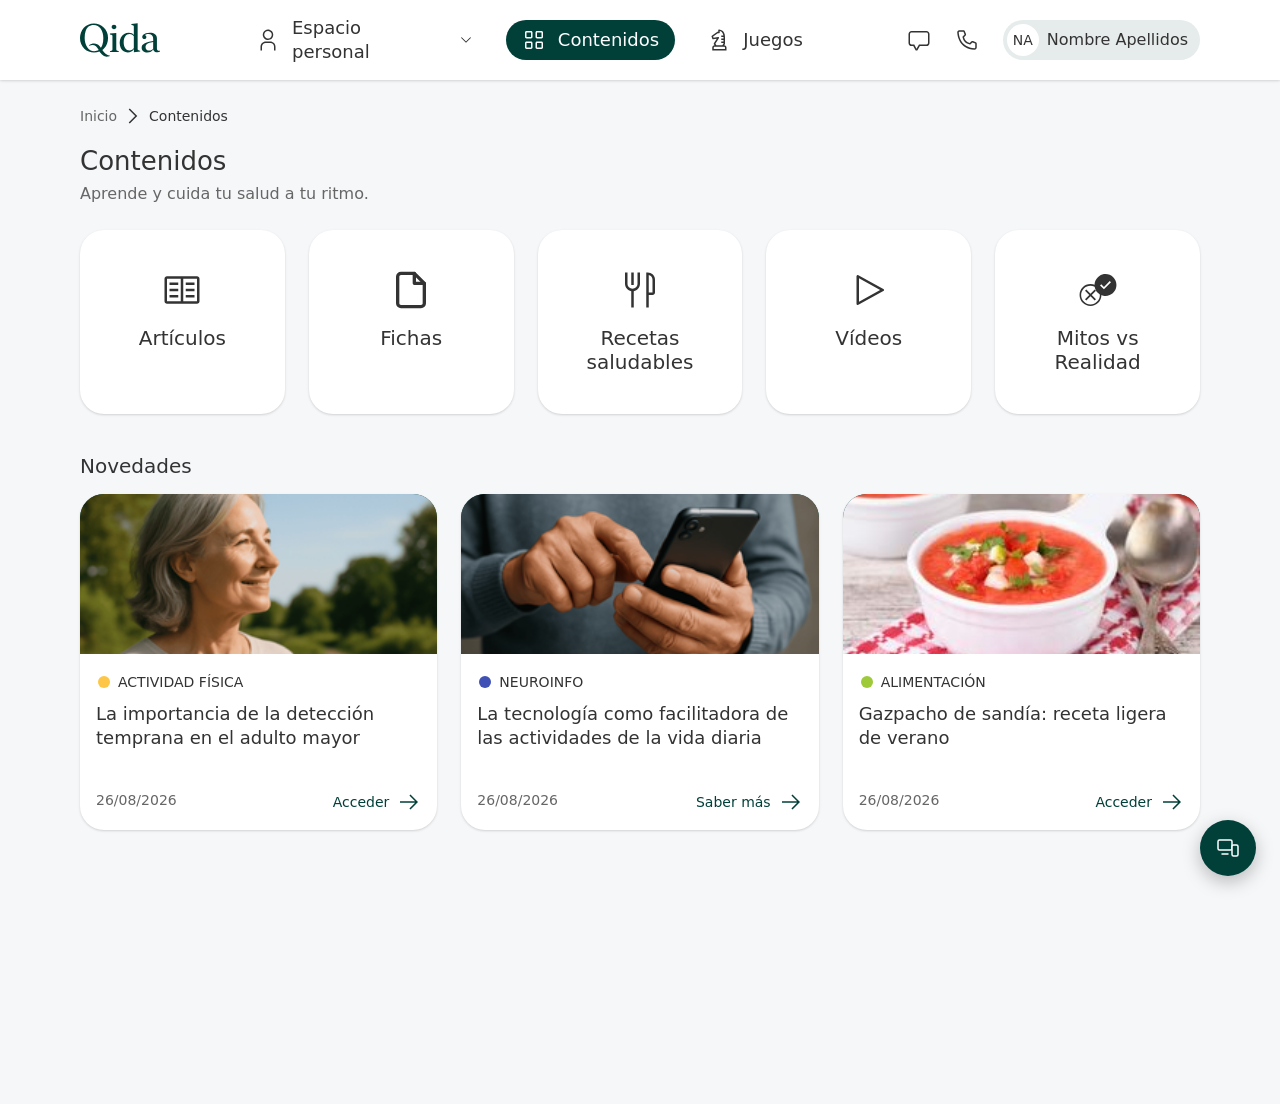
<file: contenidos/prototipo/index.html>
<!doctype html>
<html lang="es">
<head>
<meta charset="utf-8">
<meta name="viewport" content="width=device-width, initial-scale=1">
<title>Contenidos · Portal del Cliente (prototipo)</title>
<link rel="stylesheet" href="styles.css?v=19">
</head>
<body>
<div id="app"></div>
<div class="toast" id="toast" role="status" aria-live="polite" hidden></div>
<script src="app.js?v=19"></script>
</body>
</html>
</file>
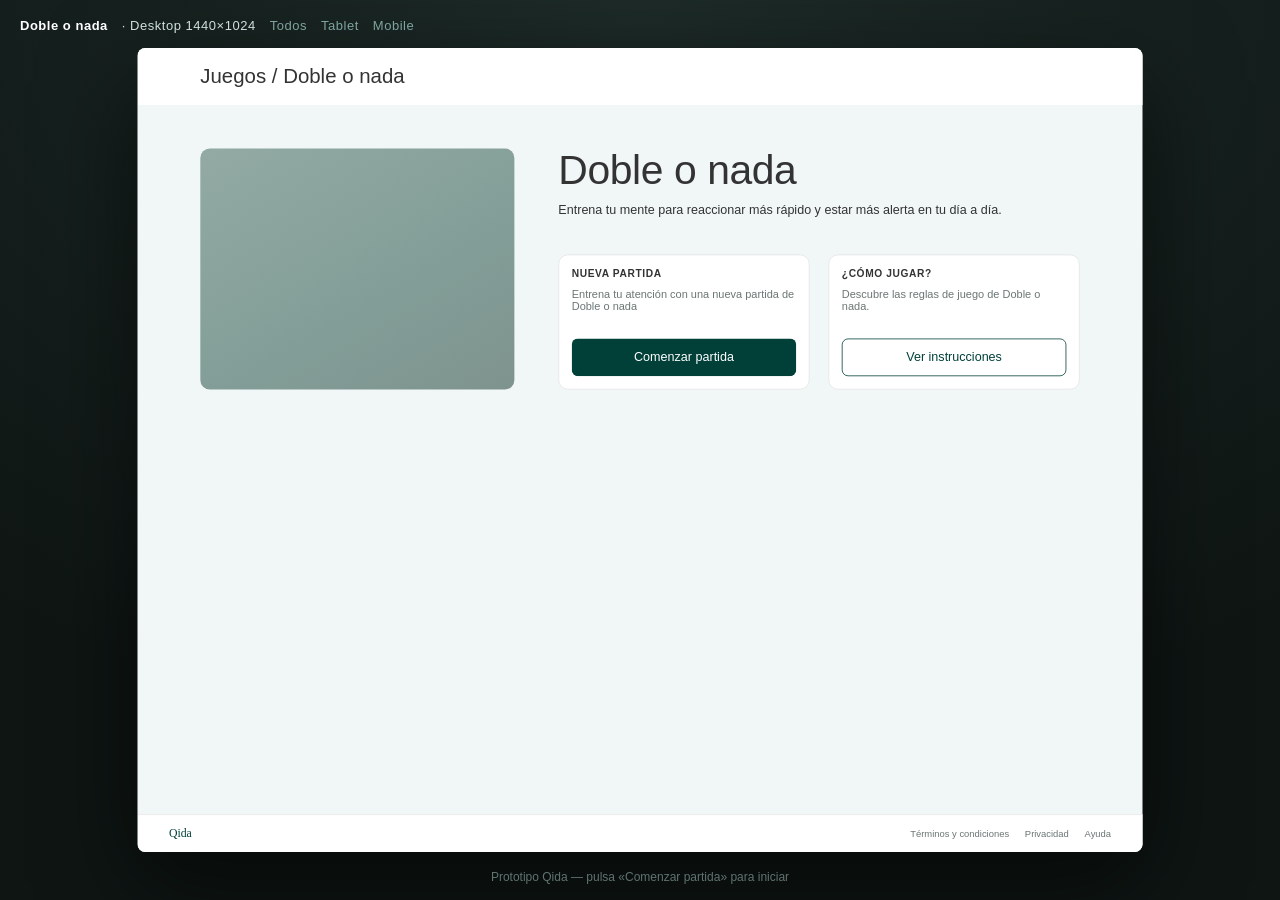
<file: doble-decision-prototipo/desktop.html>
<!doctype html>
<html lang="es">
<head>
<meta charset="utf-8">
<meta name="viewport" content="width=device-width, initial-scale=1">
<title>Doble o nada · Desktop</title>
<link rel="stylesheet" href="styles.css">
</head>
<body>
  <div class="devlabel"><b>Doble o nada</b> · Desktop 1440×1024
    <a href="index.html">Todos</a><a href="tablet.html">Tablet</a><a href="mobile.html">Mobile</a>
  </div>
  <div class="stage"><div class="device" id="device"></div></div>
  <div class="hint">Prototipo Qida — pulsa «Comenzar partida» para iniciar</div>
  <script>window.DEVICE="desktop";</script>
  <script src="engine.js"></script>
</body>
</html>
</file>
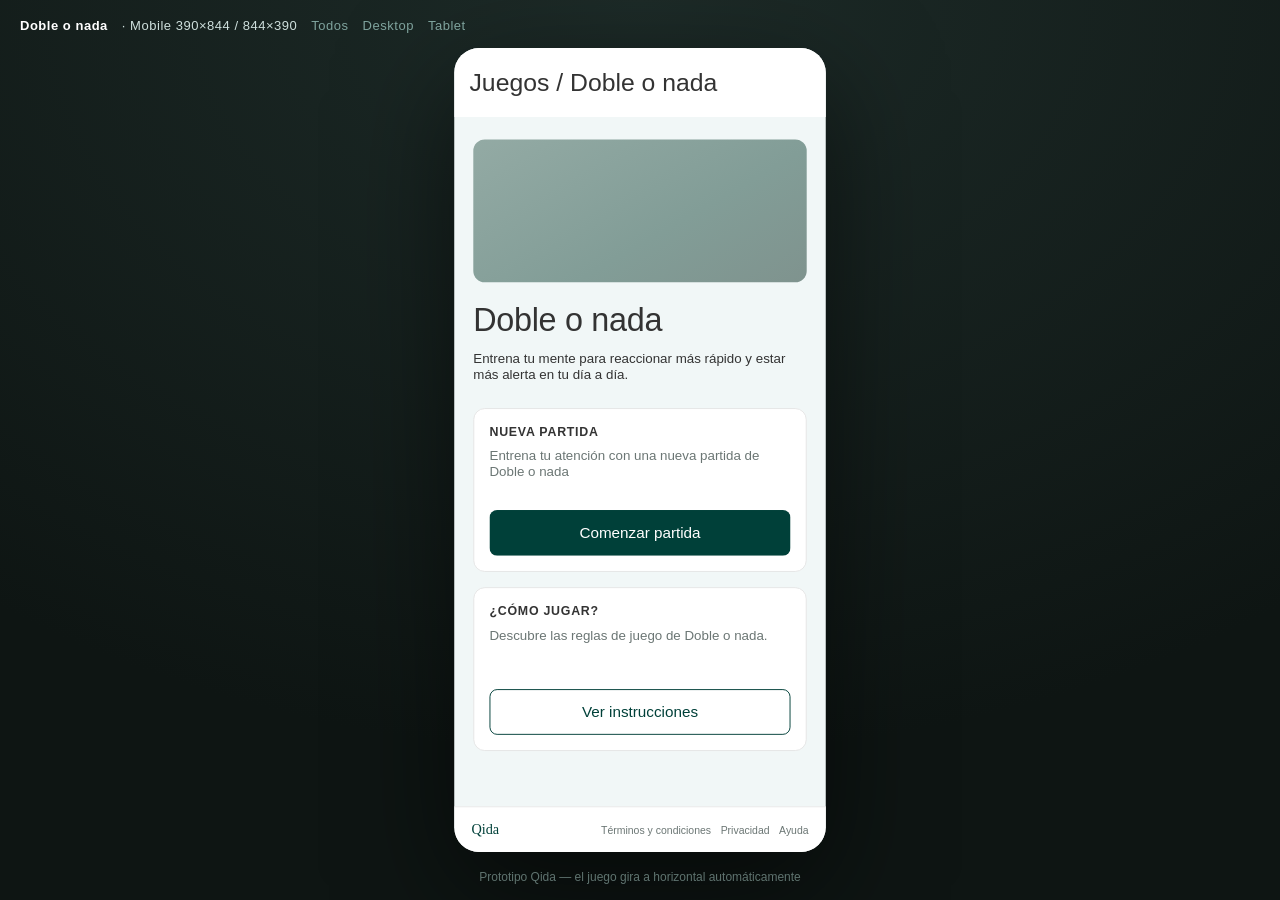
<file: doble-decision-prototipo/mobile.html>
<!doctype html>
<html lang="es">
<head>
<meta charset="utf-8">
<meta name="viewport" content="width=device-width, initial-scale=1">
<title>Doble o nada · Mobile</title>
<link rel="stylesheet" href="styles.css">
</head>
<body>
  <div class="devlabel"><b>Doble o nada</b> · Mobile 390×844 / 844×390
    <a href="index.html">Todos</a><a href="desktop.html">Desktop</a><a href="tablet.html">Tablet</a>
  </div>
  <div class="stage"><div class="device" id="device"></div></div>
  <div class="hint">Prototipo Qida — el juego gira a horizontal automáticamente</div>
  <script>window.DEVICE="mobile";</script>
  <script src="engine.js"></script>
</body>
</html>
</file>
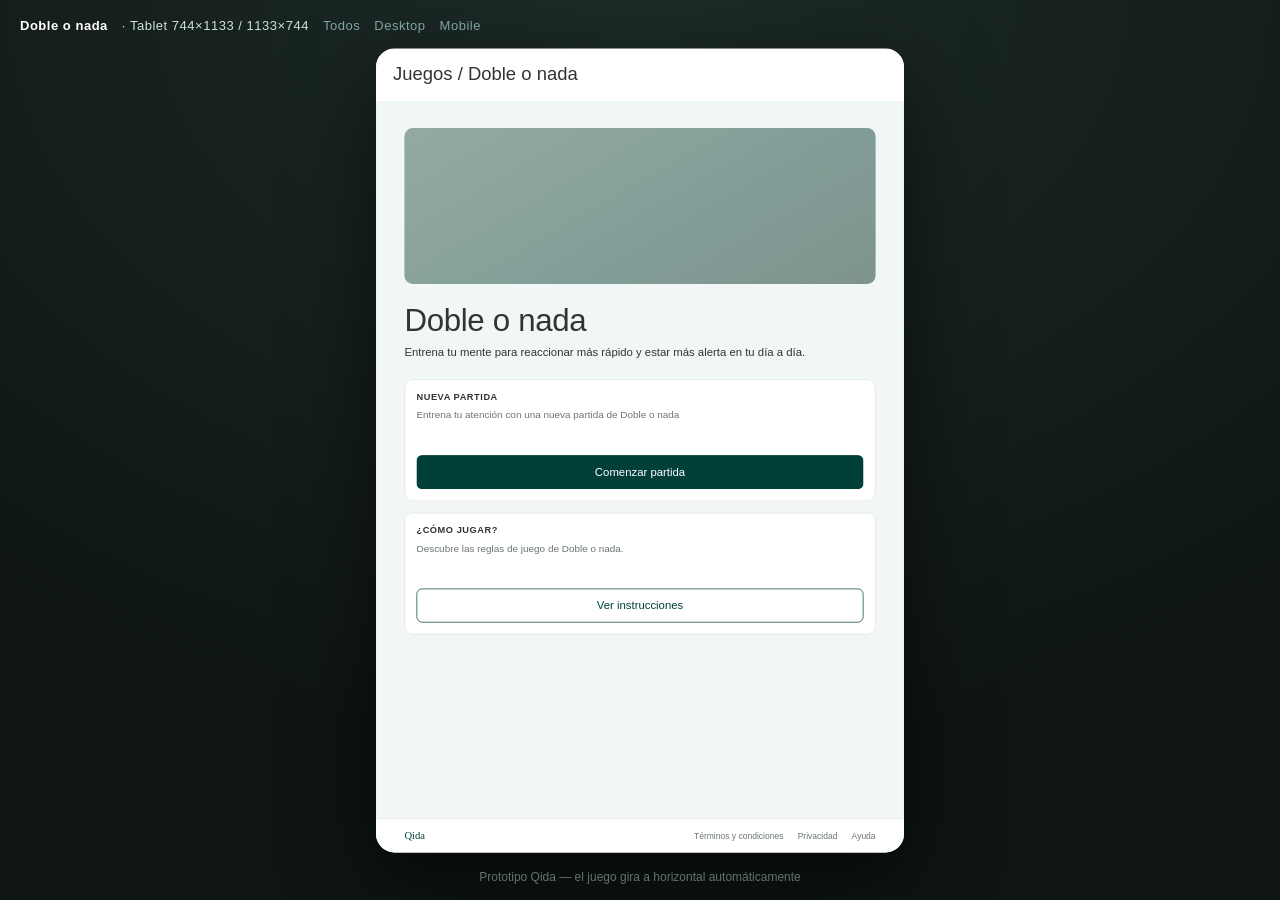
<file: doble-decision-prototipo/tablet.html>
<!doctype html>
<html lang="es">
<head>
<meta charset="utf-8">
<meta name="viewport" content="width=device-width, initial-scale=1">
<title>Doble o nada · Tablet</title>
<link rel="stylesheet" href="styles.css">
</head>
<body>
  <div class="devlabel"><b>Doble o nada</b> · Tablet 744×1133 / 1133×744
    <a href="index.html">Todos</a><a href="desktop.html">Desktop</a><a href="mobile.html">Mobile</a>
  </div>
  <div class="stage"><div class="device" id="device"></div></div>
  <div class="hint">Prototipo Qida — el juego gira a horizontal automáticamente</div>
  <script>window.DEVICE="tablet";</script>
  <script src="engine.js"></script>
</body>
</html>
</file>
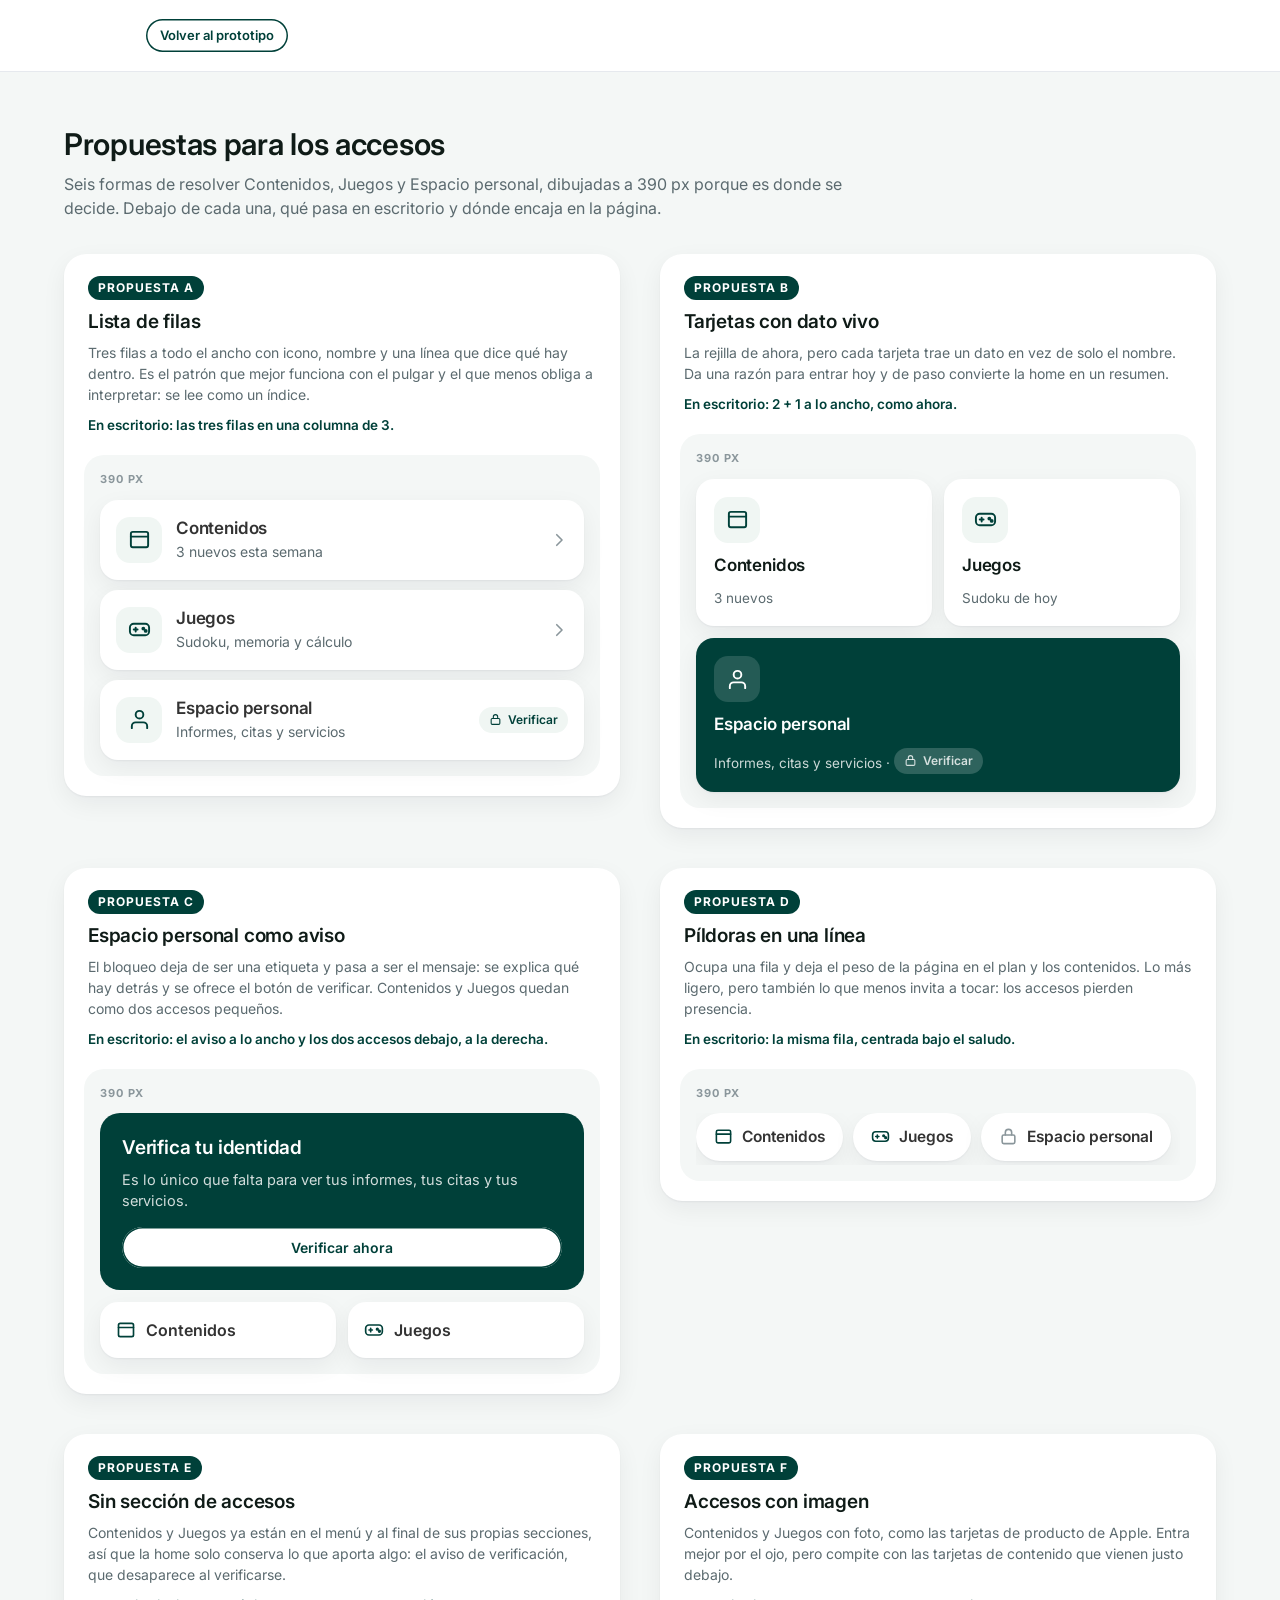
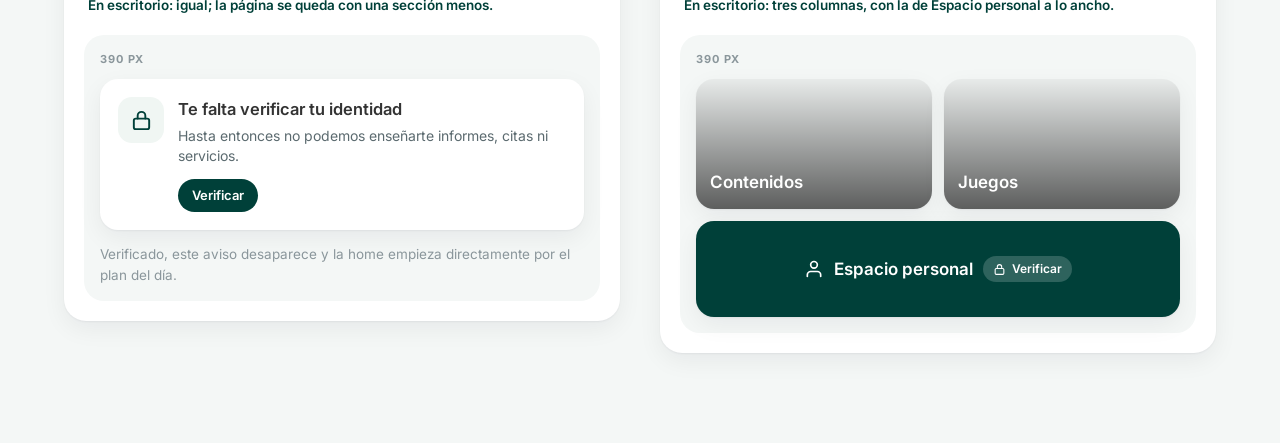
<file: home/variantes-accesos.html>
<!doctype html>
<html lang="es">
<head>
<meta charset="utf-8" />
<meta name="viewport" content="width=device-width, initial-scale=1" />
<title>Qida — Propuestas para los accesos</title>
<link href="https://fonts.googleapis.com/css2?family=Inter:wght@400;500;600;700;800&display=swap" rel="stylesheet">
<link rel="stylesheet" href="styles.css?v=17" />
<style>
  .brand{font-size:26px;font-weight:600;letter-spacing:-.02em;color:#fff}
  .page{padding:28px 0 90px}
  .lead{font-size:16px;color:var(--text-muted);margin:-6px 0 34px;max-width:820px}
  .props{display:grid;grid-template-columns:repeat(auto-fill,minmax(390px,1fr));gap:40px;align-items:start}
  .prop{background:#fff;border-radius:var(--card-r);box-shadow:var(--card-sh);overflow:hidden}
  .prop-h{padding:22px 24px 0}
  .prop-h .n{display:inline-block;font-size:12px;font-weight:700;letter-spacing:.08em;text-transform:uppercase;
    color:#fff;background:var(--brand-700);border-radius:var(--r-pill);padding:3px 10px;margin-bottom:10px}
  .prop-h h2{font-size:19px;letter-spacing:-.01em}
  .prop-h p{font-size:14px;color:var(--text-muted);margin-top:8px;line-height:1.5}
  .prop-h .desk{font-size:13.5px;color:var(--brand-700);margin-top:10px;font-weight:600}
  .phone{margin:20px;padding:16px;background:var(--bg);border-radius:20px}
  .phone .cap{font-size:11px;font-weight:700;letter-spacing:.08em;text-transform:uppercase;
    color:var(--text-subtle);margin-bottom:12px}

  /* ---------- piezas comunes ---------- */
  .ico-sq{width:46px;height:46px;border-radius:14px;background:var(--brand-50);color:var(--brand-700);
    display:grid;place-items:center;flex:none}
  .ico-sq svg{width:23px;height:23px}
  .chev{width:18px;height:18px;color:var(--text-subtle);flex:none}
  .lock-pill{display:inline-flex;align-items:center;gap:6px;background:rgba(255,255,255,.18);
    border-radius:var(--r-pill);padding:4px 10px;font-size:12px;font-weight:600}
  .lock-pill svg{width:13px;height:13px}
  .lock-pill.dark{background:var(--brand-50);color:var(--brand-700)}

  /* A · lista de filas */
  .pa{display:flex;flex-direction:column;gap:10px}
  .pa a{display:flex;align-items:center;gap:14px;background:#fff;border-radius:18px;padding:16px;
    box-shadow:var(--card-sh)}
  .pa .t{flex:1;min-width:0}
  .pa strong{display:block;font-size:17px;font-weight:600;letter-spacing:-.01em;color:var(--neutral-900)}
  .pa span.s{font-size:14px;color:var(--text-muted)}

  /* B · tarjetas con dato */
  .pb{display:grid;grid-template-columns:1fr 1fr;gap:12px}
  .pb a{background:#fff;border-radius:18px;padding:18px;box-shadow:var(--card-sh);display:flex;
    flex-direction:column;gap:10px;min-height:132px}
  .pb .wide{grid-column:1 / -1;background:var(--brand-800);color:#fff;min-height:0}
  .pb strong{font-size:17px;font-weight:600;letter-spacing:-.01em}
  .pb span.s{font-size:13.5px;color:var(--text-muted);margin-top:auto}
  .pb .wide span.s{color:rgba(255,255,255,.8)}
  .pb .wide .ico-sq{background:rgba(255,255,255,.14);color:#fff}

  /* C · hero del espacio personal */
  .pc-hero{background:var(--brand-800);color:#fff;border-radius:20px;padding:22px;margin-bottom:12px}
  .pc-hero h4{font-size:19px;letter-spacing:-.01em;color:#fff}
  .pc-hero p{font-size:14.5px;color:rgba(255,255,255,.82);margin-top:8px;line-height:1.45}
  .pc-hero .btn{margin-top:16px;width:100%;justify-content:center}
  .pc-two{display:grid;grid-template-columns:1fr 1fr;gap:12px}
  .pc-two a{background:#fff;border-radius:18px;padding:16px;box-shadow:var(--card-sh);
    display:flex;align-items:center;gap:10px;font-size:16px;font-weight:600;color:var(--neutral-900)}
  .pc-two svg{width:20px;height:20px;color:var(--brand-700);flex:none}

  /* D · píldoras */
  .pd{display:flex;gap:10px;overflow-x:auto;padding-bottom:4px}
  .pd a{display:inline-flex;align-items:center;gap:9px;background:#fff;border-radius:var(--r-pill);
    padding:12px 18px;box-shadow:var(--card-sh);font-size:15.5px;font-weight:600;white-space:nowrap;
    color:var(--neutral-900)}
  .pd svg{width:19px;height:19px;color:var(--brand-700)}
  .pd .lock{color:var(--text-subtle)}

  /* E · sin sección: solo el aviso de verificación */
  .pe-note{display:flex;gap:14px;align-items:flex-start;background:#fff;border-radius:18px;padding:18px;
    box-shadow:var(--card-sh)}
  .pe-note .t{flex:1}
  .pe-note strong{display:block;font-size:16.5px;font-weight:600;color:var(--neutral-900)}
  .pe-note p{font-size:14px;color:var(--text-muted);margin-top:4px;line-height:1.45}
  .pe-note .btn{margin-top:12px}
  .pe-after{margin-top:14px;font-size:13.5px;color:var(--text-subtle)}

  /* F · con imagen */
  .pf{display:grid;grid-template-columns:1fr 1fr;gap:12px}
  .pf a{position:relative;border-radius:18px;overflow:hidden;box-shadow:var(--card-sh);min-height:130px;
    display:flex;align-items:flex-end;padding:14px;color:#fff;font-size:17px;font-weight:600}
  .pf a::after{content:"";position:absolute;inset:0;background:linear-gradient(180deg,rgba(0,0,0,.05),rgba(0,0,0,.62))}
  .pf a span{position:relative;z-index:1}
  .pf .im{position:absolute;inset:0;background-size:cover;background-position:center}
  .pf .wide{grid-column:1 / -1;background:var(--brand-800);min-height:96px;align-items:center;
    justify-content:center;gap:10px}
  .pf .wide::after{display:none}
</style>
</head>
<body>

<svg width="0" height="0" style="position:absolute" aria-hidden="true"><defs>
<symbol id="i-card" viewBox="0 0 24 24" fill="none" stroke="currentColor" stroke-width="2" stroke-linecap="round" stroke-linejoin="round"><rect x="3" y="4" width="18" height="16" rx="2"/><line x1="3" y1="9" x2="21" y2="9"/></symbol>
<symbol id="i-game" viewBox="0 0 24 24" fill="none" stroke="currentColor" stroke-width="2" stroke-linecap="round" stroke-linejoin="round"><path d="M6 12h4M8 10v4"/><circle cx="16" cy="11" r="1"/><circle cx="18.5" cy="13.5" r="1"/><rect x="2" y="6" width="20" height="12" rx="4"/></symbol>
<symbol id="i-user" viewBox="0 0 24 24" fill="none" stroke="currentColor" stroke-width="2" stroke-linecap="round" stroke-linejoin="round"><path d="M20 21v-2a4 4 0 0 0-4-4H8a4 4 0 0 0-4 4v2"/><circle cx="12" cy="7" r="4"/></symbol>
<symbol id="i-lock" viewBox="0 0 24 24" fill="none" stroke="currentColor" stroke-width="2" stroke-linecap="round" stroke-linejoin="round"><rect x="4" y="10" width="16" height="11" rx="2"/><path d="M8 10V7a4 4 0 0 1 8 0v3"/></symbol>
<symbol id="i-chevron-right" viewBox="0 0 24 24" fill="none" stroke="currentColor" stroke-width="2.2" stroke-linecap="round" stroke-linejoin="round"><polyline points="9 5 16 12 9 19"/></symbol>
</defs></svg>

<header class="app-header">
  <div class="container"><a href="index.html" class="brand">Qida</a>
    <div class="header-right"><a href="index.html" class="btn btn-secondary btn-sm">Volver al prototipo</a></div>
  </div>
</header>

<main><div class="container"><div class="page">
  <h1 class="pagetitle">Propuestas para los accesos</h1>
  <p class="lead">Seis formas de resolver Contenidos, Juegos y Espacio personal, dibujadas a 390 px
    porque es donde se decide. Debajo de cada una, qué pasa en escritorio y dónde encaja en la página.</p>

  <div class="props">

    <section class="prop">
      <div class="prop-h"><span class="n">Propuesta A</span>
        <h2>Lista de filas</h2>
        <p>Tres filas a todo el ancho con icono, nombre y una línea que dice qué hay dentro. Es el patrón
          que mejor funciona con el pulgar y el que menos obliga a interpretar: se lee como un índice.</p>
        <p class="desk">En escritorio: las tres filas en una columna de 3.</p>
      </div>
      <div class="phone"><div class="cap">390 px</div>
        <div class="pa">
          <a href="#"><span class="ico-sq"><svg><use href="#i-card"/></svg></span>
            <span class="t"><strong>Contenidos</strong><span class="s">3 nuevos esta semana</span></span>
            <svg class="chev"><use href="#i-chevron-right"/></svg></a>
          <a href="#"><span class="ico-sq"><svg><use href="#i-game"/></svg></span>
            <span class="t"><strong>Juegos</strong><span class="s">Sudoku, memoria y cálculo</span></span>
            <svg class="chev"><use href="#i-chevron-right"/></svg></a>
          <a href="#"><span class="ico-sq"><svg><use href="#i-user"/></svg></span>
            <span class="t"><strong>Espacio personal</strong><span class="s">Informes, citas y servicios</span></span>
            <span class="lock-pill dark"><svg><use href="#i-lock"/></svg>Verificar</span></a>
        </div>
      </div>
    </section>

    <section class="prop">
      <div class="prop-h"><span class="n">Propuesta B</span>
        <h2>Tarjetas con dato vivo</h2>
        <p>La rejilla de ahora, pero cada tarjeta trae un dato en vez de solo el nombre. Da una razón para
          entrar hoy y de paso convierte la home en un resumen.</p>
        <p class="desk">En escritorio: 2 + 1 a lo ancho, como ahora.</p>
      </div>
      <div class="phone"><div class="cap">390 px</div>
        <div class="pb">
          <a href="#"><span class="ico-sq"><svg><use href="#i-card"/></svg></span>
            <strong>Contenidos</strong><span class="s">3 nuevos</span></a>
          <a href="#"><span class="ico-sq"><svg><use href="#i-game"/></svg></span>
            <strong>Juegos</strong><span class="s">Sudoku de hoy</span></a>
          <a href="#" class="wide"><span class="ico-sq"><svg><use href="#i-user"/></svg></span>
            <strong>Espacio personal</strong>
            <span class="s">Informes, citas y servicios · <span class="lock-pill"><svg><use href="#i-lock"/></svg>Verificar</span></span></a>
        </div>
      </div>
    </section>

    <section class="prop">
      <div class="prop-h"><span class="n">Propuesta C</span>
        <h2>Espacio personal como aviso</h2>
        <p>El bloqueo deja de ser una etiqueta y pasa a ser el mensaje: se explica qué hay detrás y se
          ofrece el botón de verificar. Contenidos y Juegos quedan como dos accesos pequeños.</p>
        <p class="desk">En escritorio: el aviso a lo ancho y los dos accesos debajo, a la derecha.</p>
      </div>
      <div class="phone"><div class="cap">390 px</div>
        <div class="pc-hero">
          <h4>Verifica tu identidad</h4>
          <p>Es lo único que falta para ver tus informes, tus citas y tus servicios.</p>
          <button class="btn btn-secondary">Verificar ahora</button>
        </div>
        <div class="pc-two">
          <a href="#"><svg><use href="#i-card"/></svg>Contenidos</a>
          <a href="#"><svg><use href="#i-game"/></svg>Juegos</a>
        </div>
      </div>
    </section>

    <section class="prop">
      <div class="prop-h"><span class="n">Propuesta D</span>
        <h2>Píldoras en una línea</h2>
        <p>Ocupa una fila y deja el peso de la página en el plan y los contenidos. Lo más ligero, pero
          también lo que menos invita a tocar: los accesos pierden presencia.</p>
        <p class="desk">En escritorio: la misma fila, centrada bajo el saludo.</p>
      </div>
      <div class="phone"><div class="cap">390 px</div>
        <div class="pd">
          <a href="#"><svg><use href="#i-card"/></svg>Contenidos</a>
          <a href="#"><svg><use href="#i-game"/></svg>Juegos</a>
          <a href="#"><svg class="lock"><use href="#i-lock"/></svg>Espacio personal</a>
        </div>
      </div>
    </section>

    <section class="prop">
      <div class="prop-h"><span class="n">Propuesta E</span>
        <h2>Sin sección de accesos</h2>
        <p>Contenidos y Juegos ya están en el menú y al final de sus propias secciones, así que la home
          solo conserva lo que aporta algo: el aviso de verificación, que desaparece al verificarse.</p>
        <p class="desk">En escritorio: igual; la página se queda con una sección menos.</p>
      </div>
      <div class="phone"><div class="cap">390 px</div>
        <div class="pe-note">
          <span class="ico-sq"><svg><use href="#i-lock"/></svg></span>
          <span class="t"><strong>Te falta verificar tu identidad</strong>
            <p>Hasta entonces no podemos enseñarte informes, citas ni servicios.</p>
            <button class="btn btn-primary btn-sm">Verificar</button></span>
        </div>
        <p class="pe-after">Verificado, este aviso desaparece y la home empieza directamente por el plan del día.</p>
      </div>
    </section>

    <section class="prop">
      <div class="prop-h"><span class="n">Propuesta F</span>
        <h2>Accesos con imagen</h2>
        <p>Contenidos y Juegos con foto, como las tarjetas de producto de Apple. Entra mejor por el ojo,
          pero compite con las tarjetas de contenido que vienen justo debajo.</p>
        <p class="desk">En escritorio: tres columnas, con la de Espacio personal a lo ancho.</p>
      </div>
      <div class="phone"><div class="cap">390 px</div>
        <div class="pf">
          <a href="#"><span class="im" style="background-image:url('https://images.unsplash.com/photo-1447069387593-a5de0862481e?w=500&q=80&auto=format&fit=crop')"></span><span>Contenidos</span></a>
          <a href="#"><span class="im" style="background-image:url('https://images.unsplash.com/photo-1606503153255-59d8b8b82176?w=500&q=80&auto=format&fit=crop')"></span><span>Juegos</span></a>
          <a href="#" class="wide"><svg style="width:20px;height:20px;color:#fff"><use href="#i-user"/></svg>
            <span style="color:#fff">Espacio personal</span>
            <span class="lock-pill"><svg><use href="#i-lock"/></svg>Verificar</span></a>
        </div>
      </div>
    </section>

  </div>
</div></div></main>
</body>
</html>
</file>
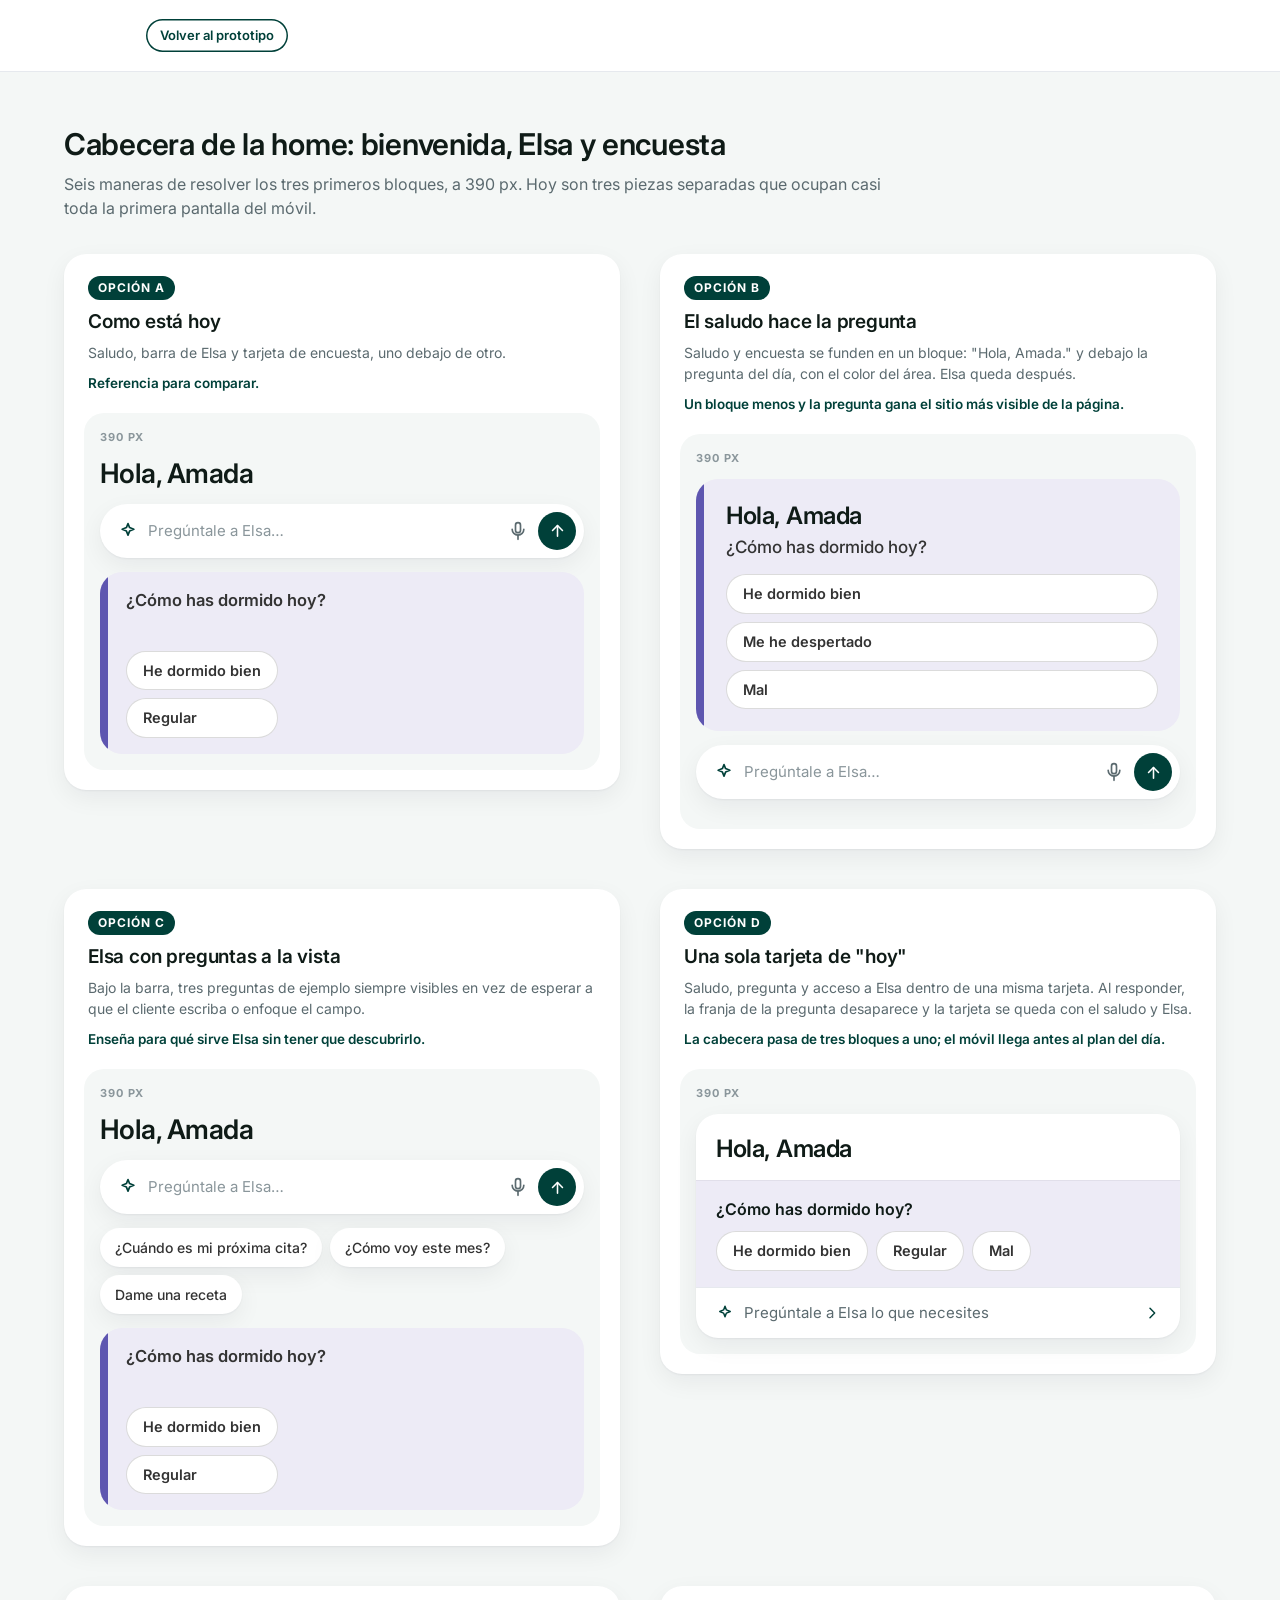
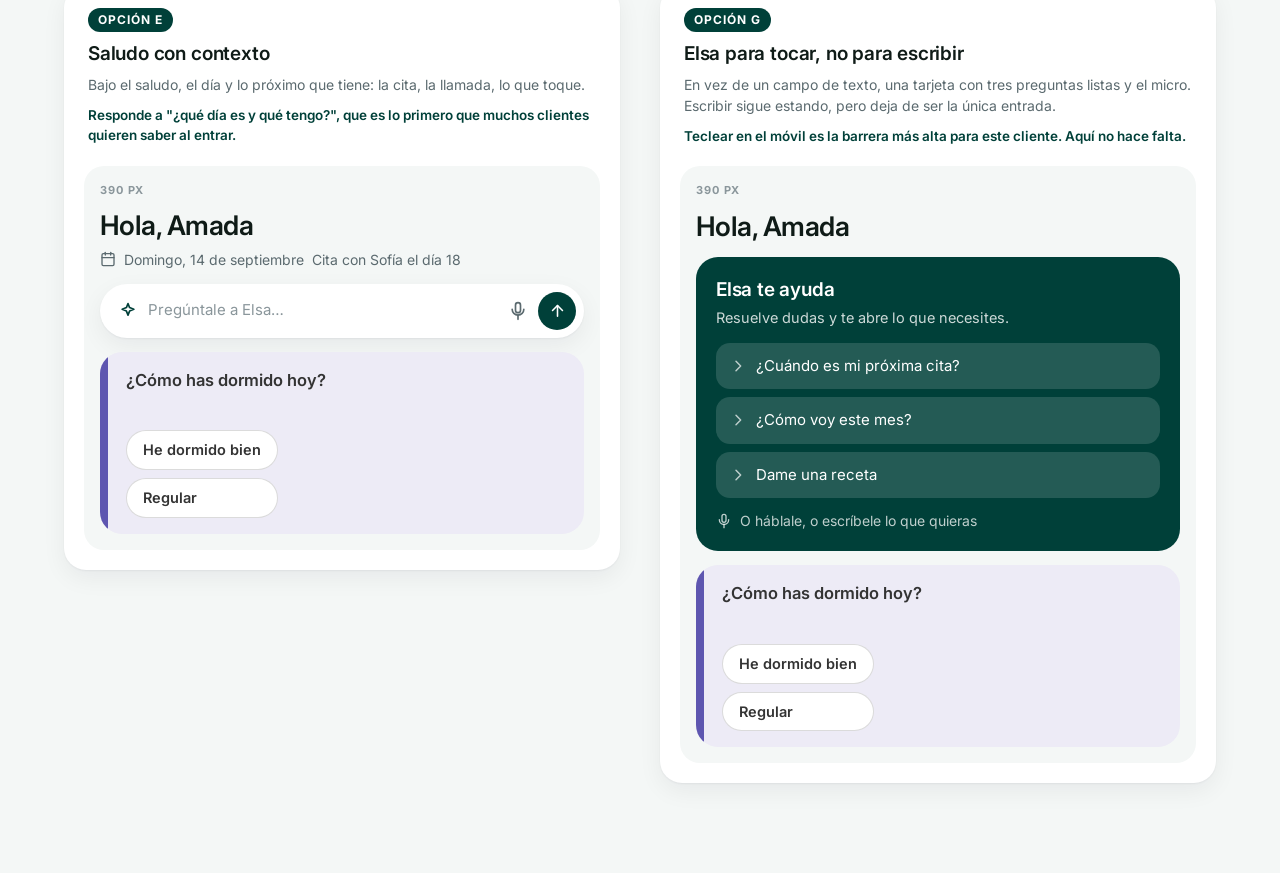
<file: home/variantes-inicio.html>
<!doctype html>
<html lang="es">
<head>
<meta charset="utf-8" />
<meta name="viewport" content="width=device-width, initial-scale=1" />
<title>Qida — Propuestas para la cabecera de la home</title>
<link href="https://fonts.googleapis.com/css2?family=Inter:wght@400;500;600;700;800&display=swap" rel="stylesheet">
<link rel="stylesheet" href="styles.css?v=29" />
<style>
  .brand{font-size:26px;font-weight:600;letter-spacing:-.02em;color:#fff}
  .page{padding:28px 0 90px}
  .lead{font-size:16px;color:var(--text-muted);margin:-6px 0 34px;max-width:820px}
  .props{display:grid;grid-template-columns:repeat(auto-fill,minmax(390px,1fr));gap:40px;align-items:start}
  .prop{background:#fff;border-radius:var(--card-r);box-shadow:var(--card-sh);overflow:hidden}
  .prop-h{padding:22px 24px 0}
  .prop-h .n{display:inline-block;font-size:12px;font-weight:700;letter-spacing:.08em;text-transform:uppercase;
    color:#fff;background:var(--primary-500);border-radius:var(--r-pill);padding:3px 10px;margin-bottom:10px}
  .prop-h h2{font-size:19px;letter-spacing:-.01em}
  .prop-h p{font-size:14px;color:var(--text-muted);margin-top:8px;line-height:1.5}
  .prop-h .why{font-size:13.5px;color:var(--primary-500);margin-top:10px;font-weight:600}
  .phone{margin:20px;padding:16px;background:var(--bg);border-radius:20px}
  .phone .cap{font-size:11px;font-weight:700;letter-spacing:.08em;text-transform:uppercase;
    color:var(--text-subtle);margin-bottom:12px}

  /* piezas */
  .h1{font-size:27px;line-height:1.2;letter-spacing:-.02em;font-weight:600;margin-bottom:14px}
  .elsa{display:flex;align-items:center;gap:10px;height:54px;background:#fff;border-radius:var(--r-pill);
    padding:0 8px 0 18px;box-shadow:var(--card-sh);margin-bottom:14px}
  .elsa .ph{flex:1;font-size:15px;color:var(--text-subtle)}
  .elsa .go{width:38px;height:38px;border-radius:50%;background:var(--primary-500);color:#fff;
    display:grid;place-items:center;flex:none}
  .elsa .go svg{width:17px;height:17px}
  .elsa .mic{width:20px;height:20px;color:var(--text-muted)}
  .q{background:var(--tint,#EDEBF6);border-radius:var(--card-r);padding:16px 18px;display:flex;
    align-items:center;gap:14px;flex-wrap:wrap;position:relative;overflow:hidden}
  .q::before{content:"";position:absolute;left:0;top:0;bottom:0;width:8px;background:var(--bar,#5E56B0)}
  .q .qt{font-size:16.5px;font-weight:600;color:var(--neutral-900);padding-left:8px;width:100%}
  .q .opts{display:flex;gap:8px;flex-wrap:wrap;padding-left:8px}
  .pillopt{display:inline-block;background:#fff;border:1.5px solid rgba(0,0,0,.14);
    border-radius:var(--r-pill);padding:8px 16px;font-size:14.5px;font-weight:600;
    color:var(--neutral-900);width:auto}
  .chips{display:flex;gap:8px;flex-wrap:wrap;margin-top:12px}
  .chips button{background:#fff;border-radius:var(--r-pill);padding:9px 15px;font-size:14px;
    box-shadow:var(--card-sh);color:var(--neutral-900);font-weight:500;text-align:left}

  /* B · saludo + encuesta fundidos */
  .b-card{background:#EDEBF6;border-radius:var(--card-r);padding:22px;position:relative;overflow:hidden;margin-bottom:14px}
  .b-card::before{content:"";position:absolute;left:0;top:0;bottom:0;width:8px;background:#5E56B0}
  .b-card h2{font-size:24px;letter-spacing:-.02em;padding-left:8px}
  .b-card .sub{font-size:17px;color:var(--neutral-900);margin-top:4px;padding-left:8px;font-weight:500}

  /* D · tarjeta única de hoy */
  .d-card{background:#fff;border-radius:var(--card-r);box-shadow:var(--card-sh);overflow:hidden}
  .d-top{padding:20px 20px 0}
  .d-top h2{font-size:24px;letter-spacing:-.02em}
  .d-q{margin:16px 0 0;padding:16px 20px;background:#EDEBF6;border-top:1px solid rgba(0,0,0,.05)}
  .d-q .qt{font-size:16px;font-weight:600;margin-bottom:10px}
  .d-elsa{display:flex;align-items:center;gap:10px;padding:14px 20px;border-top:1px solid var(--border);
    font-size:15px;color:var(--text-muted)}
  .d-elsa svg{width:18px;height:18px;color:var(--primary-500)}

  /* E · saludo con contexto */
  .e-meta{display:flex;gap:8px;align-items:center;font-size:14px;color:var(--text-muted);margin:-8px 0 14px}
  .e-meta .dot{width:5px;height:5px;border-radius:50%;background:var(--text-subtle)}

  /* G · Elsa tocable */
  .g-elsa{background:var(--primary-500);border-radius:var(--card-r);padding:20px;color:#fff;margin-bottom:14px}
  .g-elsa h4{font-size:19px;color:#fff;letter-spacing:-.01em}
  .g-elsa p{font-size:14.5px;color:rgba(255,255,255,.8);margin-top:4px}
  .g-elsa .qs{display:flex;flex-direction:column;gap:8px;margin-top:14px}
  .g-elsa .qs button{background:rgba(255,255,255,.14);border-radius:14px;padding:12px 14px;
    font-size:15px;color:#fff;text-align:left;display:flex;align-items:center;gap:10px}
  .g-elsa .qs svg{width:16px;height:16px;flex:none;opacity:.7}
  .g-elsa .type{display:flex;align-items:center;gap:8px;margin-top:12px;font-size:14px;
    color:rgba(255,255,255,.75)}
</style>
</head>
<body>

<svg width="0" height="0" style="position:absolute" aria-hidden="true"><defs>
<symbol id="i-spark" viewBox="0 0 24 24" fill="none" stroke="currentColor" stroke-width="2" stroke-linecap="round" stroke-linejoin="round"><path d="M12 3l1.9 4.9L19 10l-5.1 2.1L12 17l-1.9-4.9L5 10l5.1-2.1z"/></symbol>
<symbol id="i-mic" viewBox="0 0 24 24" fill="none" stroke="currentColor" stroke-width="2" stroke-linecap="round" stroke-linejoin="round"><rect x="9" y="2" width="6" height="12" rx="3"/><path d="M5 10a7 7 0 0 0 14 0"/><line x1="12" y1="17" x2="12" y2="22"/></symbol>
<symbol id="i-send" viewBox="0 0 24 24" fill="none" stroke="currentColor" stroke-width="2.2" stroke-linecap="round" stroke-linejoin="round"><line x1="12" y1="20" x2="12" y2="5"/><polyline points="5 12 12 5 19 12"/></symbol>
<symbol id="i-chevron-right" viewBox="0 0 24 24" fill="none" stroke="currentColor" stroke-width="2.2" stroke-linecap="round" stroke-linejoin="round"><polyline points="9 5 16 12 9 19"/></symbol>
<symbol id="i-calendar" viewBox="0 0 24 24" fill="none" stroke="currentColor" stroke-width="2" stroke-linecap="round" stroke-linejoin="round"><rect x="3" y="4" width="18" height="18" rx="2"/><line x1="16" y1="2" x2="16" y2="6"/><line x1="8" y1="2" x2="8" y2="6"/><line x1="3" y1="10" x2="21" y2="10"/></symbol>
</defs></svg>

<header class="app-header">
  <div class="container"><a href="index.html" class="brand">Qida</a>
    <div class="header-right"><a href="index.html" class="btn btn-secondary btn-sm">Volver al prototipo</a></div>
  </div>
</header>

<main><div class="container"><div class="page">
  <h1 class="pagetitle">Cabecera de la home: bienvenida, Elsa y encuesta</h1>
  <p class="lead">Seis maneras de resolver los tres primeros bloques, a 390 px. Hoy son tres piezas
    separadas que ocupan casi toda la primera pantalla del móvil.</p>

  <div class="props">

    <section class="prop">
      <div class="prop-h"><span class="n">Opción A</span><h2>Como está hoy</h2>
        <p>Saludo, barra de Elsa y tarjeta de encuesta, uno debajo de otro.</p>
        <p class="why">Referencia para comparar.</p>
      </div>
      <div class="phone"><div class="cap">390 px</div>
        <div class="h1">Hola, Amada</div>
        <div class="elsa"><svg style="width:20px;height:20px;color:var(--primary-500)"><use href="#i-spark"/></svg>
          <span class="ph">Pregúntale a Elsa…</span>
          <svg class="mic"><use href="#i-mic"/></svg>
          <span class="go"><svg><use href="#i-send"/></svg></span></div>
        <div class="q"><span class="qt">¿Cómo has dormido hoy?</span>
          <span class="opts"><span class="pillopt">He dormido bien</span><span class="pillopt">Regular</span></span></div>
      </div>
    </section>

    <section class="prop">
      <div class="prop-h"><span class="n">Opción B</span><h2>El saludo hace la pregunta</h2>
        <p>Saludo y encuesta se funden en un bloque: "Hola, Amada." y debajo la pregunta del día,
          con el color del área. Elsa queda después.</p>
        <p class="why">Un bloque menos y la pregunta gana el sitio más visible de la página.</p>
      </div>
      <div class="phone"><div class="cap">390 px</div>
        <div class="b-card">
          <h2>Hola, Amada</h2>
          <p class="sub">¿Cómo has dormido hoy?</p>
          <div class="opts" style="display:flex;gap:8px;flex-wrap:wrap;padding-left:8px;margin-top:14px">
            <span class="pillopt">He dormido bien</span><span class="pillopt">Me he despertado</span><span class="pillopt">Mal</span>
          </div>
        </div>
        <div class="elsa"><svg style="width:20px;height:20px;color:var(--primary-500)"><use href="#i-spark"/></svg>
          <span class="ph">Pregúntale a Elsa…</span><svg class="mic"><use href="#i-mic"/></svg>
          <span class="go"><svg><use href="#i-send"/></svg></span></div>
      </div>
    </section>

    <section class="prop">
      <div class="prop-h"><span class="n">Opción C</span><h2>Elsa con preguntas a la vista</h2>
        <p>Bajo la barra, tres preguntas de ejemplo siempre visibles en vez de esperar a que el cliente
          escriba o enfoque el campo.</p>
        <p class="why">Enseña para qué sirve Elsa sin tener que descubrirlo.</p>
      </div>
      <div class="phone"><div class="cap">390 px</div>
        <div class="h1">Hola, Amada</div>
        <div class="elsa"><svg style="width:20px;height:20px;color:var(--primary-500)"><use href="#i-spark"/></svg>
          <span class="ph">Pregúntale a Elsa…</span><svg class="mic"><use href="#i-mic"/></svg>
          <span class="go"><svg><use href="#i-send"/></svg></span></div>
        <div class="chips">
          <button>¿Cuándo es mi próxima cita?</button>
          <button>¿Cómo voy este mes?</button>
          <button>Dame una receta</button>
        </div>
        <div style="height:14px"></div>
        <div class="q"><span class="qt">¿Cómo has dormido hoy?</span>
          <span class="opts"><span class="pillopt">He dormido bien</span><span class="pillopt">Regular</span></span></div>
      </div>
    </section>

    <section class="prop">
      <div class="prop-h"><span class="n">Opción D</span><h2>Una sola tarjeta de "hoy"</h2>
        <p>Saludo, pregunta y acceso a Elsa dentro de una misma tarjeta. Al responder, la franja de la
          pregunta desaparece y la tarjeta se queda con el saludo y Elsa.</p>
        <p class="why">La cabecera pasa de tres bloques a uno; el móvil llega antes al plan del día.</p>
      </div>
      <div class="phone"><div class="cap">390 px</div>
        <div class="d-card">
          <div class="d-top"><h2>Hola, Amada</h2></div>
          <div class="d-q"><div class="qt">¿Cómo has dormido hoy?</div>
            <div style="display:flex;gap:8px;flex-wrap:wrap">
              <span class="pillopt">He dormido bien</span><span class="pillopt">Regular</span><span class="pillopt">Mal</span></div>
          </div>
          <div class="d-elsa"><svg><use href="#i-spark"/></svg>Pregúntale a Elsa lo que necesites
            <svg style="margin-left:auto;width:16px;height:16px"><use href="#i-chevron-right"/></svg></div>
        </div>
      </div>
    </section>

    <section class="prop">
      <div class="prop-h"><span class="n">Opción E</span><h2>Saludo con contexto</h2>
        <p>Bajo el saludo, el día y lo próximo que tiene: la cita, la llamada, lo que toque.</p>
        <p class="why">Responde a "¿qué día es y qué tengo?", que es lo primero que muchos clientes
          quieren saber al entrar.</p>
      </div>
      <div class="phone"><div class="cap">390 px</div>
        <div class="h1">Hola, Amada</div>
        <div class="e-meta"><svg style="width:16px;height:16px"><use href="#i-calendar"/></svg>
          Domingo, 14 de septiembre<span class="dot"></span>Cita con Sofía el día 18</div>
        <div class="elsa"><svg style="width:20px;height:20px;color:var(--primary-500)"><use href="#i-spark"/></svg>
          <span class="ph">Pregúntale a Elsa…</span><svg class="mic"><use href="#i-mic"/></svg>
          <span class="go"><svg><use href="#i-send"/></svg></span></div>
        <div class="q"><span class="qt">¿Cómo has dormido hoy?</span>
          <span class="opts"><span class="pillopt">He dormido bien</span><span class="pillopt">Regular</span></span></div>
      </div>
    </section>

    <section class="prop">
      <div class="prop-h"><span class="n">Opción G</span><h2>Elsa para tocar, no para escribir</h2>
        <p>En vez de un campo de texto, una tarjeta con tres preguntas listas y el micro. Escribir
          sigue estando, pero deja de ser la única entrada.</p>
        <p class="why">Teclear en el móvil es la barrera más alta para este cliente. Aquí no hace falta.</p>
      </div>
      <div class="phone"><div class="cap">390 px</div>
        <div class="h1">Hola, Amada</div>
        <div class="g-elsa">
          <h4>Elsa te ayuda</h4>
          <p>Resuelve dudas y te abre lo que necesites.</p>
          <div class="qs">
            <button><svg><use href="#i-chevron-right"/></svg>¿Cuándo es mi próxima cita?</button>
            <button><svg><use href="#i-chevron-right"/></svg>¿Cómo voy este mes?</button>
            <button><svg><use href="#i-chevron-right"/></svg>Dame una receta</button>
          </div>
          <div class="type"><svg style="width:16px;height:16px"><use href="#i-mic"/></svg>
            O háblale, o escríbele lo que quieras</div>
        </div>
        <div class="q"><span class="qt">¿Cómo has dormido hoy?</span>
          <span class="opts"><span class="pillopt">He dormido bien</span><span class="pillopt">Regular</span></span></div>
      </div>
    </section>

  </div>
</div></div></main>
</body>
</html>
</file>
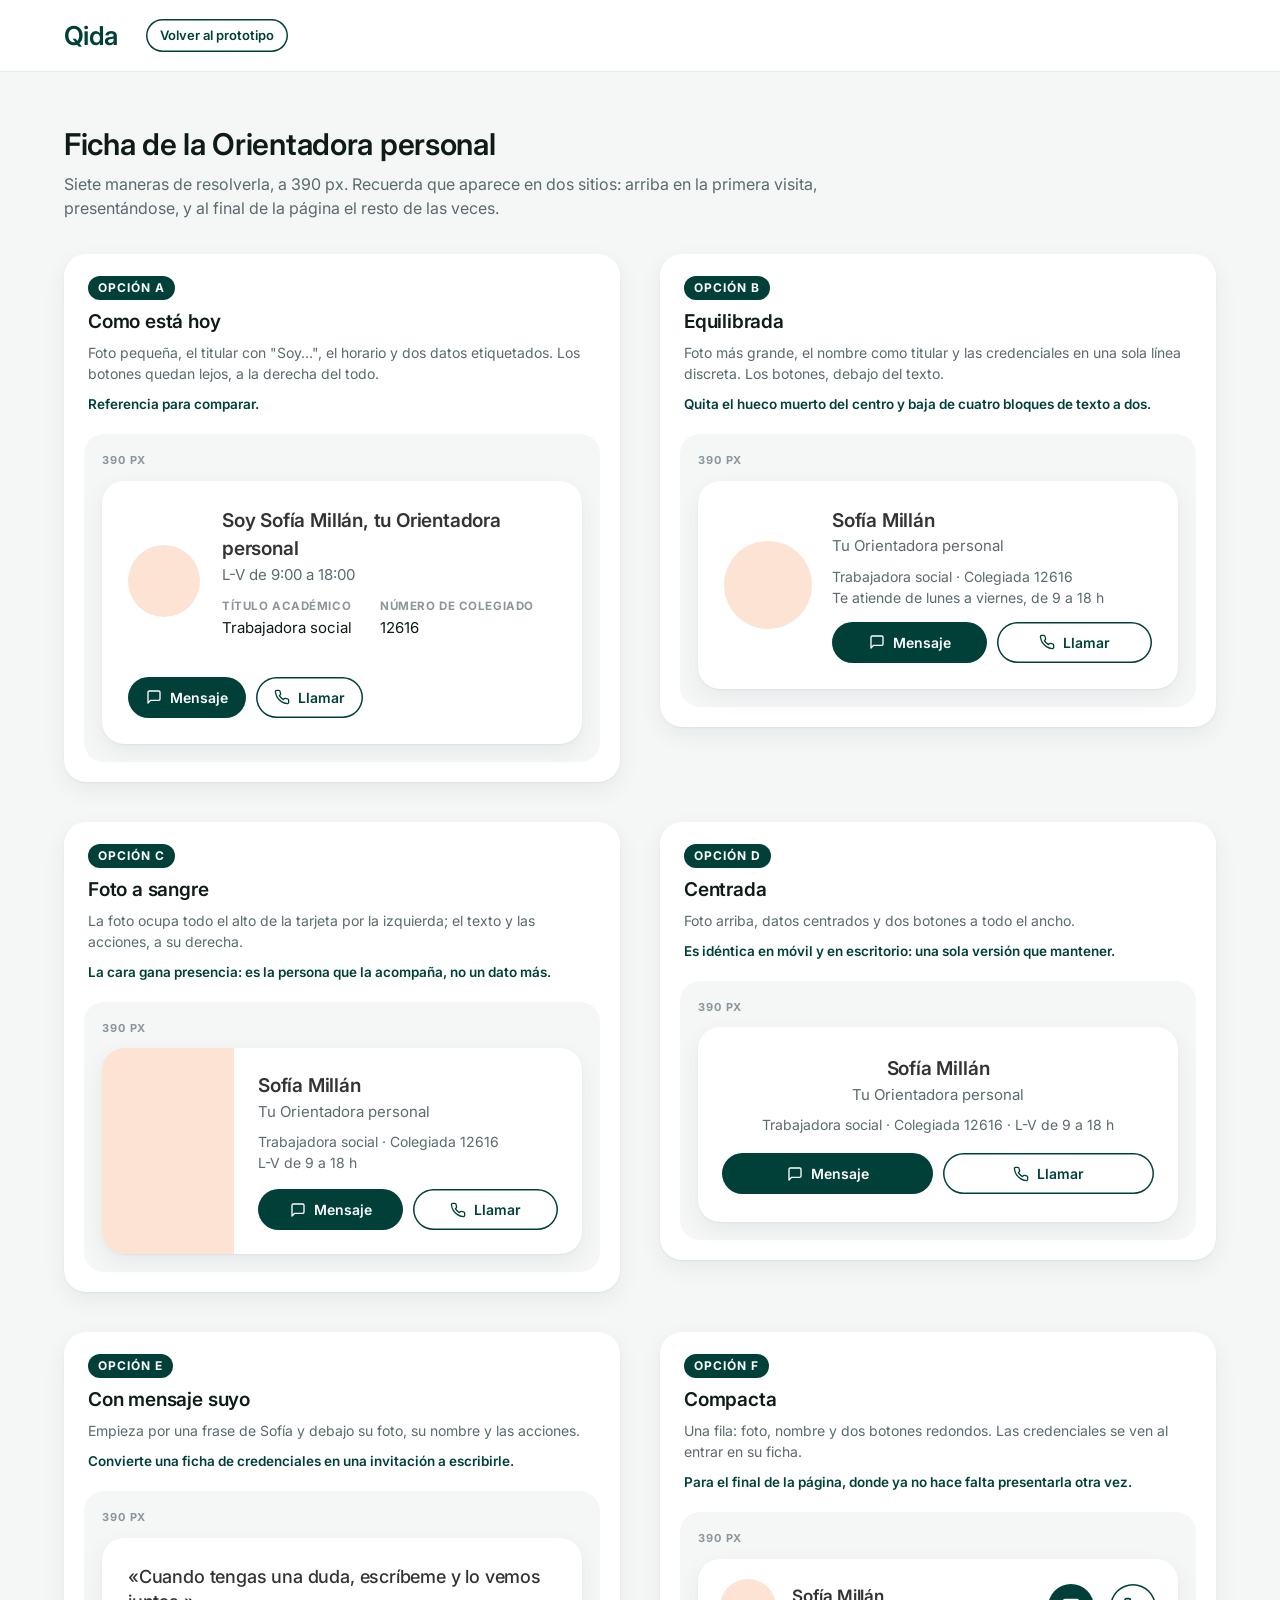
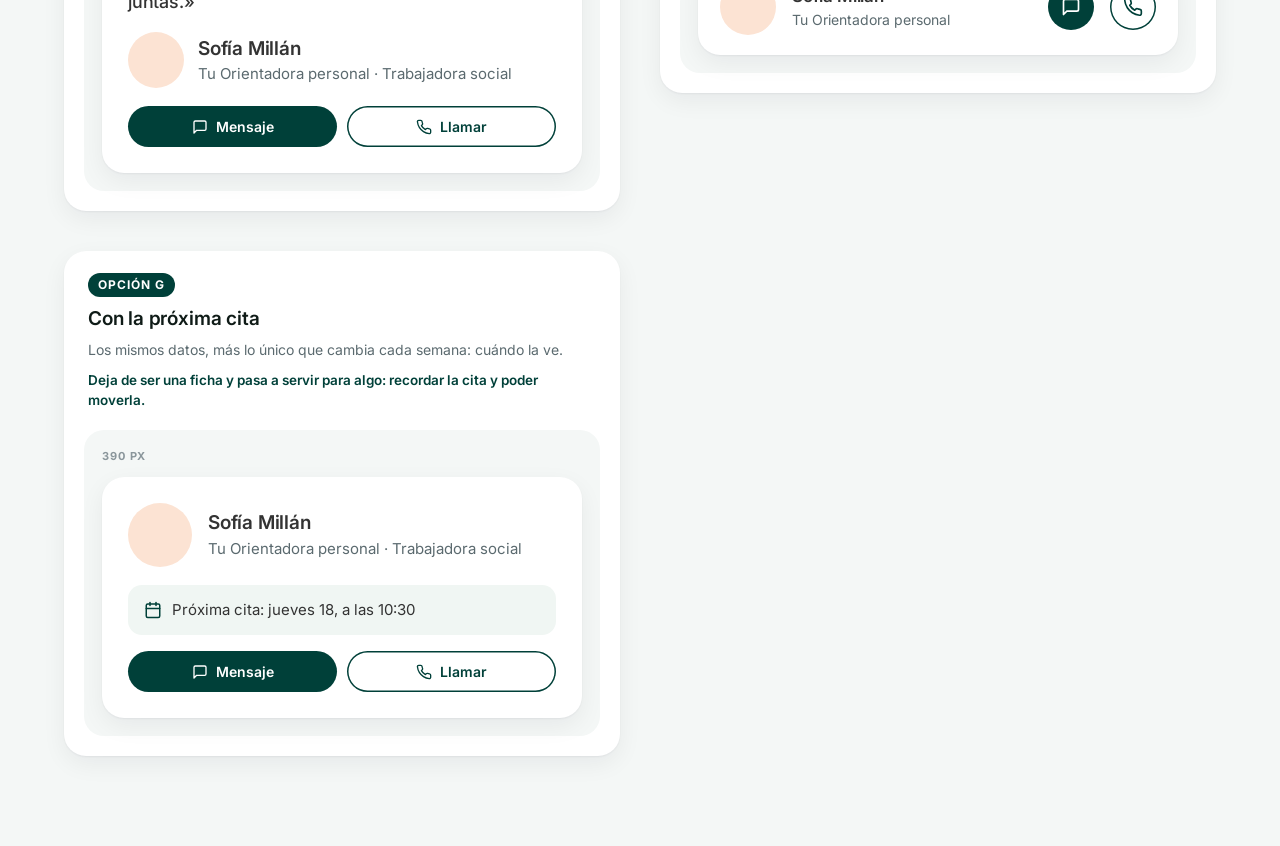
<file: home/variantes-op.html>
<!doctype html>
<html lang="es">
<head>
<meta charset="utf-8" />
<meta name="viewport" content="width=device-width, initial-scale=1" />
<title>Qida — Propuestas para la ficha de la Orientadora</title>
<link href="https://fonts.googleapis.com/css2?family=Inter:wght@400;500;600;700;800&display=swap" rel="stylesheet">
<link rel="stylesheet" href="styles.css?v=38" />
<style>
  .page{padding:28px 0 90px}
  .lead{font-size:16px;color:var(--text-muted);margin:-6px 0 34px;max-width:820px}
  .props{display:grid;grid-template-columns:repeat(auto-fill,minmax(430px,1fr));gap:40px;align-items:start}
  .prop{background:#fff;border-radius:var(--card-r);box-shadow:var(--card-sh);overflow:hidden}
  .prop-h{padding:22px 24px 0}
  .prop-h .n{display:inline-block;font-size:12px;font-weight:700;letter-spacing:.08em;text-transform:uppercase;
    color:#fff;background:var(--primary-500);border-radius:var(--r-pill);padding:3px 10px;margin-bottom:10px}
  .prop-h h2{font-size:19px;letter-spacing:-.01em}
  .prop-h p{font-size:14px;color:var(--text-muted);margin-top:8px;line-height:1.5}
  .prop-h .why{font-size:13.5px;color:var(--primary-500);margin-top:10px;font-weight:600}
  .stage{margin:20px;padding:18px;background:var(--bg);border-radius:20px}
  .stage .cap{font-size:11px;font-weight:700;letter-spacing:.08em;text-transform:uppercase;
    color:var(--text-subtle);margin-bottom:12px}

  /* piezas comunes */
  .c{background:#fff;border-radius:var(--card-r);box-shadow:var(--card-sh);overflow:hidden}
  .ph{background-image:url('https://images.unsplash.com/photo-1573496359142-b8d87734a5a2?w=240&q=80&auto=format&fit=crop');
    background-size:cover;background-position:center;background-color:var(--accent-peach-bg);flex:none}
  .nm{font-size:19px;font-weight:600;letter-spacing:-.01em;color:var(--neutral-900)}
  .rol{font-size:15px;color:var(--text-muted)}
  .cred{font-size:14px;color:var(--text-muted);margin-top:8px}
  .acts{display:flex;gap:10px;flex-wrap:wrap}
  .acts .btn{flex:1;justify-content:center}
  .ico-btn{width:46px;height:46px;border-radius:50%;display:grid;place-items:center;flex:none}
  .ico-btn svg{width:20px;height:20px}
  .ico-btn.p{background:var(--primary-500);color:#fff}
  .ico-btn.s{box-shadow:inset 0 0 0 1.5px var(--primary-500);color:var(--primary-500)}

  /* A actual */
  .a{padding:26px;display:flex;gap:22px;align-items:center;flex-wrap:wrap}
  .a .ph{width:72px;height:72px;border-radius:50%}
  .a .meta{display:flex;gap:28px;margin-top:12px}
  .a dt{font-size:11.5px;font-weight:700;letter-spacing:.05em;text-transform:uppercase;color:var(--text-subtle)}
  .a dd{margin:2px 0 0;font-size:15px}

  /* B equilibrada */
  .b{padding:26px;display:flex;gap:20px;align-items:center}
  .b .ph{width:88px;height:88px;border-radius:50%}
  .b .t{flex:1;min-width:0}
  .b .acts{margin-top:14px}

  /* C foto a sangre */
  .cc{display:flex;align-items:stretch}
  .cc .ph{width:132px;min-height:190px}
  .cc .t{padding:24px;flex:1}
  .cc .acts{margin-top:16px}

  /* D centrada */
  .d{padding:28px 24px;text-align:center}
  .d .ph{width:96px;height:96px;border-radius:50%;margin:0 auto 14px}
  .d .acts{margin-top:18px}

  /* E con mensaje */
  .e{padding:26px}
  .e blockquote{margin:0 0 18px;font-size:18px;line-height:1.4;letter-spacing:-.01em;
    color:var(--neutral-900);font-weight:500}
  .e .row{display:flex;align-items:center;gap:14px}
  .e .ph{width:56px;height:56px;border-radius:50%}
  .e .acts{margin-top:18px}

  /* F compacta */
  .f{padding:20px 22px;display:flex;align-items:center;gap:16px}
  .f .ph{width:56px;height:56px;border-radius:50%}
  .f .t{flex:1;min-width:0}
  .f .nm{font-size:17px}
  .f .rol{font-size:14px}

  /* G con cita */
  .g{padding:26px}
  .g .row{display:flex;align-items:center;gap:16px}
  .g .ph{width:64px;height:64px;border-radius:50%}
  .g .next{display:flex;align-items:center;gap:10px;margin-top:18px;padding:14px 16px;
    background:var(--brand-50);border-radius:14px;font-size:15px;color:var(--neutral-900)}
  .g .next svg{width:18px;height:18px;color:var(--primary-500);flex:none}
  .g .acts{margin-top:16px}
</style>
</head>
<body>

<svg width="0" height="0" style="position:absolute" aria-hidden="true"><defs>
<symbol id="i-message" viewBox="0 0 24 24" fill="none" stroke="currentColor" stroke-width="2" stroke-linecap="round" stroke-linejoin="round"><path d="M21 15a2 2 0 0 1-2 2H7l-4 4V5a2 2 0 0 1 2-2h14a2 2 0 0 1 2 2z"/></symbol>
<symbol id="i-phone" viewBox="0 0 24 24" fill="none" stroke="currentColor" stroke-width="2" stroke-linecap="round" stroke-linejoin="round"><path d="M22 16.92v3a2 2 0 0 1-2.18 2 19.79 19.79 0 0 1-8.63-3.07 19.5 19.5 0 0 1-6-6 19.79 19.79 0 0 1-3.07-8.67A2 2 0 0 1 4.11 2h3a2 2 0 0 1 2 1.72c.13.96.36 1.9.7 2.81a2 2 0 0 1-.45 2.11L8.09 9.91a16 16 0 0 0 6 6l1.27-1.27a2 2 0 0 1 2.11-.45c.91.34 1.85.57 2.81.7A2 2 0 0 1 22 16.92z"/></symbol>
<symbol id="i-calendar" viewBox="0 0 24 24" fill="none" stroke="currentColor" stroke-width="2" stroke-linecap="round" stroke-linejoin="round"><rect x="3" y="4" width="18" height="18" rx="2"/><line x1="16" y1="2" x2="16" y2="6"/><line x1="8" y1="2" x2="8" y2="6"/><line x1="3" y1="10" x2="21" y2="10"/></symbol>
</defs></svg>

<header class="app-header">
  <div class="container"><a href="index.html" class="brand" style="font-size:26px;font-weight:600;letter-spacing:-.02em;color:var(--primary-500)">Qida</a>
    <div class="header-right"><a href="index.html" class="btn btn-secondary btn-sm">Volver al prototipo</a></div>
  </div>
</header>

<main><div class="container"><div class="page">
  <h1 class="pagetitle">Ficha de la Orientadora personal</h1>
  <p class="lead">Siete maneras de resolverla, a 390 px. Recuerda que aparece en dos sitios: arriba en la
    primera visita, presentándose, y al final de la página el resto de las veces.</p>
  <div class="props" id="props"></div>
</div></div></main>

<script>
const FOTO = '<span class="ph"></span>';
const BTNS = '<div class="acts">' +
  '<button class="btn btn-primary"><svg width="16" height="16"><use href="#i-message"/></svg>Mensaje</button>' +
  '<button class="btn btn-secondary"><svg width="16" height="16"><use href="#i-phone"/></svg>Llamar</button></div>';

const P = [
 {n:'A', t:'Como está hoy', d:'Foto pequeña, el titular con "Soy…", el horario y dos datos etiquetados. Los botones quedan lejos, a la derecha del todo.', w:'Referencia para comparar.',
  html:`<div class="c a">${FOTO}<div style="flex:1;min-width:220px">
    <div class="nm">Soy Sofía Millán, tu Orientadora personal</div><div class="rol">L-V de 9:00 a 18:00</div>
    <dl class="meta"><div><dt>Título académico</dt><dd>Trabajadora social</dd></div>
    <div><dt>Número de colegiado</dt><dd>12616</dd></div></dl></div>${BTNS}</div>`},

 {n:'B', t:'Equilibrada', d:'Foto más grande, el nombre como titular y las credenciales en una sola línea discreta. Los botones, debajo del texto.', w:'Quita el hueco muerto del centro y baja de cuatro bloques de texto a dos.',
  html:`<div class="c b">${FOTO}<div class="t"><div class="nm">Sofía Millán</div>
    <div class="rol">Tu Orientadora personal</div>
    <div class="cred">Trabajadora social · Colegiada 12616<br>Te atiende de lunes a viernes, de 9 a 18 h</div>
    ${BTNS}</div></div>`},

 {n:'C', t:'Foto a sangre', d:'La foto ocupa todo el alto de la tarjeta por la izquierda; el texto y las acciones, a su derecha.', w:'La cara gana presencia: es la persona que la acompaña, no un dato más.',
  html:`<div class="c cc">${FOTO}<div class="t"><div class="nm">Sofía Millán</div>
    <div class="rol">Tu Orientadora personal</div>
    <div class="cred">Trabajadora social · Colegiada 12616<br>L-V de 9 a 18 h</div>${BTNS}</div></div>`},

 {n:'D', t:'Centrada', d:'Foto arriba, datos centrados y dos botones a todo el ancho.', w:'Es idéntica en móvil y en escritorio: una sola versión que mantener.',
  html:`<div class="c d">${FOTO}<div class="nm">Sofía Millán</div>
    <div class="rol">Tu Orientadora personal</div>
    <div class="cred">Trabajadora social · Colegiada 12616 · L-V de 9 a 18 h</div>${BTNS}</div>`},

 {n:'E', t:'Con mensaje suyo', d:'Empieza por una frase de Sofía y debajo su foto, su nombre y las acciones.', w:'Convierte una ficha de credenciales en una invitación a escribirle.',
  html:`<div class="c e"><blockquote>«Cuando tengas una duda, escríbeme y lo vemos juntas.»</blockquote>
    <div class="row">${FOTO}<div><div class="nm">Sofía Millán</div>
    <div class="rol">Tu Orientadora personal · Trabajadora social</div></div></div>${BTNS}</div>`},

 {n:'F', t:'Compacta', d:'Una fila: foto, nombre y dos botones redondos. Las credenciales se ven al entrar en su ficha.', w:'Para el final de la página, donde ya no hace falta presentarla otra vez.',
  html:`<div class="c f">${FOTO}<div class="t"><div class="nm">Sofía Millán</div>
    <div class="rol">Tu Orientadora personal</div></div>
    <span class="ico-btn p"><svg><use href="#i-message"/></svg></span>
    <span class="ico-btn s"><svg><use href="#i-phone"/></svg></span></div>`},

 {n:'G', t:'Con la próxima cita', d:'Los mismos datos, más lo único que cambia cada semana: cuándo la ve.', w:'Deja de ser una ficha y pasa a servir para algo: recordar la cita y poder moverla.',
  html:`<div class="c g"><div class="row">${FOTO}<div><div class="nm">Sofía Millán</div>
    <div class="rol">Tu Orientadora personal · Trabajadora social</div></div></div>
    <div class="next"><svg><use href="#i-calendar"/></svg>Próxima cita: jueves 18, a las 10:30</div>${BTNS}</div>`}
];

document.getElementById('props').innerHTML = P.map(p => `
  <section class="prop">
    <div class="prop-h"><span class="n">Opción ${p.n}</span><h2>${p.t}</h2>
      <p>${p.d}</p><p class="why">${p.w}</p></div>
    <div class="stage"><div class="cap">390 px</div>${p.html}</div>
  </section>`).join('');
</script>
</body>
</html>
</file>
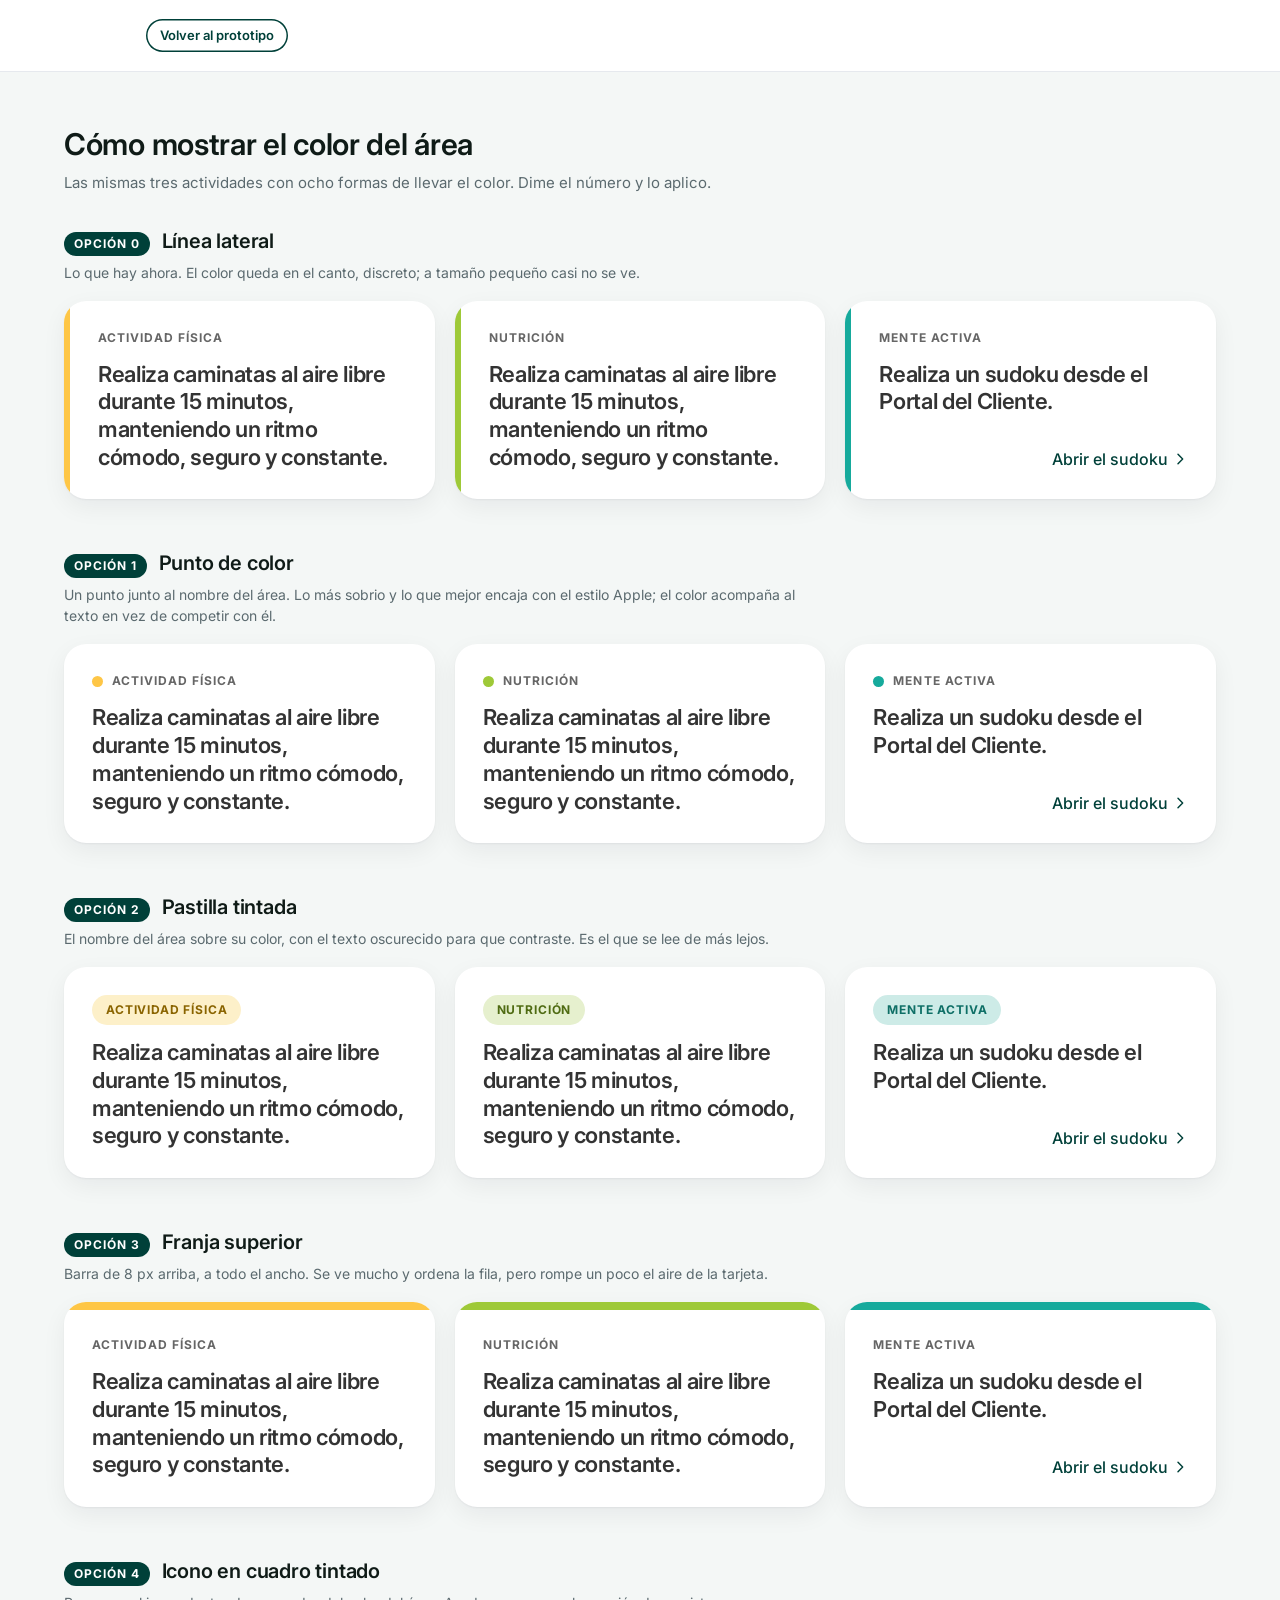
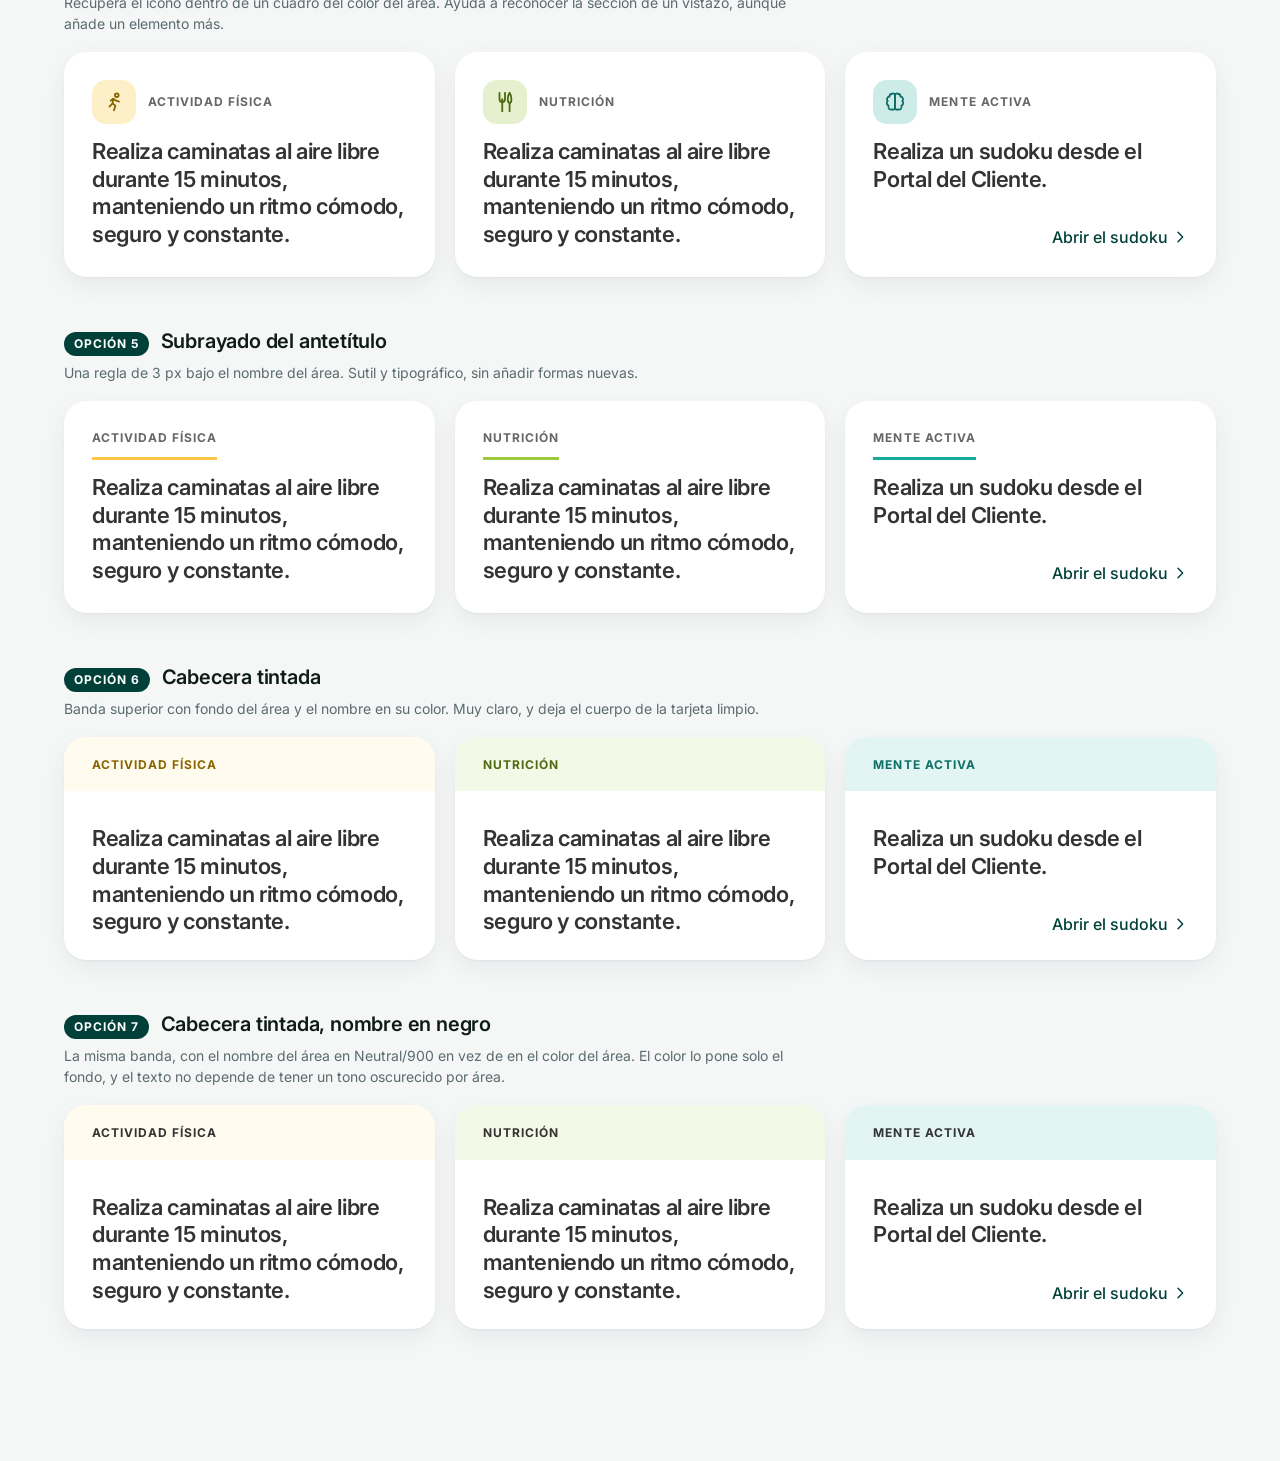
<file: home/variantes.html>
<!doctype html>
<html lang="es">
<head>
<meta charset="utf-8" />
<meta name="viewport" content="width=device-width, initial-scale=1" />
<title>Qida — Cómo mostrar el color del área</title>
<link href="https://fonts.googleapis.com/css2?family=Inter:wght@400;500;600;700;800&display=swap" rel="stylesheet">
<link rel="stylesheet" href="styles.css?v=10" />
<style>
  .brand{font-size:26px;font-weight:600;letter-spacing:-.02em;color:#fff}
  .page{padding:28px 0 80px}
  .var{margin:0 0 52px}
  .var-h{display:flex;align-items:baseline;gap:12px;margin:0 0 6px}
  .var-h h2{font-size:20px}
  .var-h .n{font-size:12px;font-weight:700;letter-spacing:.08em;text-transform:uppercase;
    color:#fff;background:var(--brand-700);border-radius:var(--r-pill);padding:3px 10px}
  .var p.note{font-size:14px;color:var(--text-muted);margin:0 0 18px;max-width:760px}

  /* ---- base común a todas las variantes ---- */
  .v-grid{display:grid;grid-template-columns:repeat(3,1fr);gap:20px}
  .v-card{position:relative;display:flex;flex-direction:column;gap:14px;background:#fff;
    border-radius:22px;padding:28px;box-shadow:0 1px 2px rgba(15,23,42,.05),0 8px 24px rgba(15,23,42,.06);
    transition:transform .25s cubic-bezier(.2,.7,.3,1),box-shadow .25s;overflow:hidden}
  .v-card:hover{transform:translateY(-4px);box-shadow:0 2px 4px rgba(15,23,42,.06),0 18px 40px rgba(15,23,42,.12)}
  .v-area{font-size:12px;font-weight:700;letter-spacing:.09em;text-transform:uppercase;color:var(--neutral-700)}
  .v-card h3{font-size:22px;line-height:1.26;letter-spacing:-.015em;font-weight:600;color:var(--neutral-900)}
  .v-cta{display:inline-flex;align-items:center;gap:4px;margin:auto 0 0 auto;font-size:16px;
    font-weight:500;color:var(--brand-700)}
  .v-cta svg{width:16px;height:16px}

  /* colores de área */
  .a-fis{--cat:#FEC646;--tint:#FFFBEF;--tint2:#FDF0C9;--ink:#8A6400}
  .a-nut{--cat:#9EC938;--tint:#F3F8E7;--tint2:#E6F0CE;--ink:#4F6B12}
  .a-men{--cat:#16AA9C;--tint:#E2F5F3;--tint2:#CDEBE7;--ink:#0E6F66}

  /* 0 · línea lateral (lo que hay hoy) */
  .v0 .v-card{padding-left:34px}
  .v0 .v-card::before{content:"";position:absolute;left:0;top:0;bottom:0;width:6px;background:var(--cat)}

  /* 1 · punto de color */
  .v1 .v-area{display:flex;align-items:center;gap:9px}
  .v1 .v-area::before{content:"";width:11px;height:11px;border-radius:50%;background:var(--cat);flex:none}

  /* 2 · pastilla tintada */
  .v2 .v-area{display:inline-flex;align-self:flex-start;background:var(--tint2);color:var(--ink);
    border-radius:var(--r-pill);padding:6px 14px;letter-spacing:.07em}

  /* 3 · franja superior */
  .v3 .v-card{padding-top:34px}
  .v3 .v-card::before{content:"";position:absolute;left:0;right:0;top:0;height:8px;background:var(--cat)}

  /* 4 · icono en cuadro tintado */
  .v4 .v-top{display:flex;align-items:center;gap:12px}
  .v4 .v-ico{width:44px;height:44px;border-radius:14px;background:var(--tint2);color:var(--ink);
    display:grid;place-items:center;flex:none}
  .v4 .v-ico svg{width:22px;height:22px}

  /* 5 · subrayado del antetítulo */
  .v5 .v-area{align-self:flex-start;padding-bottom:10px;border-bottom:3px solid var(--cat)}

  /* 6 · cabecera tintada */
  .v6 .v-card{padding:0}
  .v6 .v-head{background:var(--tint);padding:16px 28px}
  .v6 .v-body{padding:20px 28px 24px;display:flex;flex-direction:column;gap:14px;flex:1}
  .v6 .v-area{color:var(--ink)}

  /* 7 · cabecera tintada con el nombre en negro */
  .v7 .v-card{padding:0}
  .v7 .v-head{background:var(--tint);padding:16px 28px}
  .v7 .v-body{padding:20px 28px 24px;display:flex;flex-direction:column;gap:14px;flex:1}
  .v7 .v-area{color:var(--neutral-900)}

  @media (max-width:900px){ .v-grid{grid-template-columns:1fr} }
</style>
</head>
<body>

<svg width="0" height="0" style="position:absolute" aria-hidden="true"><defs>
<symbol id="i-chevron-right" viewBox="0 0 24 24" fill="none" stroke="currentColor" stroke-width="2.2" stroke-linecap="round" stroke-linejoin="round"><polyline points="9 5 16 12 9 19"/></symbol>
<symbol id="i-run" viewBox="0 0 24 24" fill="none" stroke="currentColor" stroke-width="2" stroke-linecap="round" stroke-linejoin="round"><circle cx="15" cy="4.5" r="2"/><path d="M12 21l1.5-5-3-2.5.5-5 3.5 2 3 1"/><path d="M8.5 10.5L11 8.5"/><path d="M10.5 13.5L7 17"/></symbol>
<symbol id="i-fork" viewBox="0 0 24 24" fill="none" stroke="currentColor" stroke-width="2" stroke-linecap="round" stroke-linejoin="round"><path d="M6 2v7a3 3 0 0 0 6 0V2"/><line x1="9" y1="9" x2="9" y2="22"/><path d="M17 2c-1.5 2-2 4-2 7s.5 4 2 4 2-1 2-4-.5-5-2-7z"/><line x1="17" y1="13" x2="17" y2="22"/></symbol>
<symbol id="i-brain" viewBox="0 0 24 24" fill="none" stroke="currentColor" stroke-width="2" stroke-linecap="round" stroke-linejoin="round"><path d="M9 3a3 3 0 0 0-3 3 3 3 0 0 0-2 5 3 3 0 0 0 1 5 3 3 0 0 0 4 4 2 2 0 0 0 3-2V5a2 2 0 0 0-3-2z"/><path d="M15 3a3 3 0 0 1 3 3 3 3 0 0 1 2 5 3 3 0 0 1-1 5 3 3 0 0 1-4 4 2 2 0 0 1-3-2V5a2 2 0 0 1 3-2z"/></symbol>
</defs></svg>

<header class="app-header">
  <div class="container"><a href="index.html" class="brand">Qida</a>
    <div class="header-right"><a href="index.html" class="btn btn-secondary btn-sm">Volver al prototipo</a></div>
  </div>
</header>

<main><div class="container"><div class="page">
  <h1 class="pagetitle">Cómo mostrar el color del área</h1>
  <p style="color:var(--text-muted);font-size:15px;margin:-6px 0 34px;max-width:760px">
    Las mismas tres actividades con ocho formas de llevar el color. Dime el número y lo aplico.</p>
  <div id="vars"></div>
</div></div></main>

<script>
var AREAS = [
  { cls:'a-fis', label:'Actividad física', icon:'i-run',
    t:'Realiza caminatas al aire libre durante 15 minutos, manteniendo un ritmo cómodo, seguro y constante.' },
  { cls:'a-nut', label:'Nutrición', icon:'i-fork',
    t:'Realiza caminatas al aire libre durante 15 minutos, manteniendo un ritmo cómodo, seguro y constante.' },
  { cls:'a-men', label:'Mente activa', icon:'i-brain',
    t:'Realiza un sudoku desde el Portal del Cliente.', cta:'Abrir el sudoku' }
];
var VARIANTES = [
  { n:'0', t:'Línea lateral', d:'Lo que hay ahora. El color queda en el canto, discreto; a tamaño pequeño casi no se ve.' },
  { n:'1', t:'Punto de color', d:'Un punto junto al nombre del área. Lo más sobrio y lo que mejor encaja con el estilo Apple; el color acompaña al texto en vez de competir con él.' },
  { n:'2', t:'Pastilla tintada', d:'El nombre del área sobre su color, con el texto oscurecido para que contraste. Es el que se lee de más lejos.' },
  { n:'3', t:'Franja superior', d:'Barra de 8 px arriba, a todo el ancho. Se ve mucho y ordena la fila, pero rompe un poco el aire de la tarjeta.' },
  { n:'4', t:'Icono en cuadro tintado', d:'Recupera el icono dentro de un cuadro del color del área. Ayuda a reconocer la sección de un vistazo, aunque añade un elemento más.' },
  { n:'5', t:'Subrayado del antetítulo', d:'Una regla de 3 px bajo el nombre del área. Sutil y tipográfico, sin añadir formas nuevas.' },
  { n:'6', t:'Cabecera tintada', d:'Banda superior con fondo del área y el nombre en su color. Muy claro, y deja el cuerpo de la tarjeta limpio.' },
  { n:'7', t:'Cabecera tintada, nombre en negro', d:'La misma banda, con el nombre del área en Neutral/900 en vez de en el color del área. El color lo pone solo el fondo, y el texto no depende de tener un tono oscurecido por área.' }
];

function card(a, v) {
  var cta = a.cta ? '<a href="#" class="v-cta">' + a.cta + '<svg><use href="#i-chevron-right"/></svg></a>' : '';
  var area = '<span class="v-area">' + a.label + '</span>';
  if (v === '4') {
    return '<article class="v-card ' + a.cls + '">' +
      '<div class="v-top"><span class="v-ico"><svg><use href="#' + a.icon + '"/></svg></span>' + area + '</div>' +
      '<h3>' + a.t + '</h3>' + cta + '</article>';
  }
  if (v === '6' || v === '7') {
    return '<article class="v-card ' + a.cls + '">' +
      '<div class="v-head">' + area + '</div>' +
      '<div class="v-body"><h3>' + a.t + '</h3>' + cta + '</div></article>';
  }
  return '<article class="v-card ' + a.cls + '">' + area + '<h3>' + a.t + '</h3>' + cta + '</article>';
}

document.getElementById('vars').innerHTML = VARIANTES.map(function (v) {
  return '<section class="var v' + v.n + '">' +
    '<div class="var-h"><span class="n">Opción ' + v.n + '</span><h2>' + v.t + '</h2></div>' +
    '<p class="note">' + v.d + '</p>' +
    '<div class="v-grid">' + AREAS.map(function (a) { return card(a, v.n); }).join('') + '</div>' +
    '</section>';
}).join('');
</script>
</body>
</html>
</file>
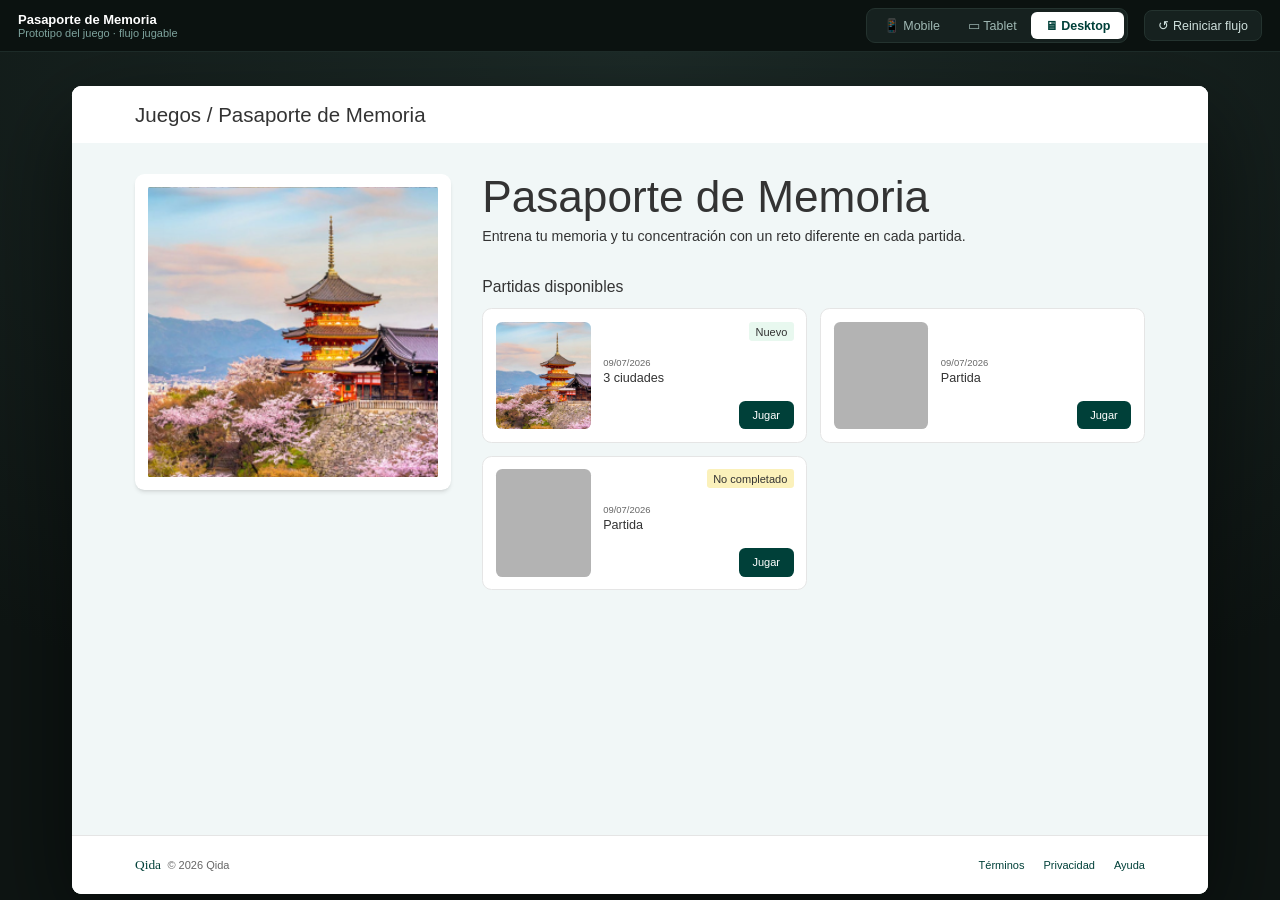
<file: pasaporte-cms-prototipo/pasaporte-memoria.html>
<!doctype html>
<html lang="es">
<head>
<meta charset="utf-8">
<meta name="viewport" content="width=device-width, initial-scale=1">
<title>Pasaporte de Memoria · Prototipo del juego</title>
<style>
:root{
  --primary:#004039;
  --bg:#F1F7F7; --white:#fff;
  --n900:#333333; --n700:#666666; --n400:#B3B3B3; --n200:#E5E5E5;
  --info-bg:#E6ECEB;
  --ok:#0E8343; --ok-100:#B6E9CD; --ok-50:#E8F8EF;
  --err:#A52222; --err-100:#F8BFBF;
  --new-bg:#E8F8EF; --warn-bg:#FBF1BB;
  --r:12px; --rbtn:8px;
  --shadow-card:0 2px 4px -1px rgba(0,0,0,.06), 0 4px 6px -1px rgba(0,0,0,.10);
  --font:"Aeonik","Inter","Helvetica Neue",Arial,sans-serif;
}
*{box-sizing:border-box;margin:0;padding:0}
html,body{height:100%}
body{font-family:var(--font);background:#0e1513;color:var(--n900);-webkit-font-smoothing:antialiased}
button{font-family:inherit}

/* Toolbar */
.toolbar{position:fixed;inset:0 0 auto 0;height:52px;z-index:100;display:flex;align-items:center;gap:16px;padding:0 18px;background:#0b1210;color:#cfe0dd;border-bottom:1px solid #1d2b28}
.toolbar .tt{font-size:13px;color:#fff;font-weight:600}
.toolbar .tt small{display:block;color:#7ea39d;font-weight:400;font-size:11px}
.toolbar .grow{flex:1}
.seg{display:flex;background:#16211f;border:1px solid #24332f;border-radius:9px;padding:3px}
.seg button{background:none;border:none;color:#9fb8b3;font-size:12.5px;padding:6px 14px;border-radius:6px;cursor:pointer}
.seg button.on{background:#fff;color:var(--primary);font-weight:600}
.tbtn{background:#16211f;border:1px solid #24332f;color:#cfe0dd;font-size:12.5px;padding:7px 13px;border-radius:8px;cursor:pointer}
.tbtn:hover{background:#1d2b28}

/* Stage / device */
.stage{position:fixed;inset:52px 0 0 0;overflow:auto;display:flex;align-items:flex-start;justify-content:center;padding:34px 20px 60px;background:radial-gradient(120% 120% at 50% 0%,#1d2b28 0%,#0e1513 70%)}
.device{background:var(--bg);overflow:hidden;box-shadow:0 40px 120px rgba(0,0,0,.55);display:flex;flex-direction:column;position:relative;flex:0 0 auto}
/* width/height incluyen el borde (border-box); interior = Figma (390/744/1440) */
.device[data-device="mobile"]{width:408px;height:862px;border:9px solid #121b19;border-radius:40px}
.device[data-device="tablet"]{width:768px;height:1157px;border:12px solid #121b19;border-radius:26px}
.device[data-device="desktop"]{width:1440px;height:1024px;border-radius:12px}

/* Shell */
.screen{display:flex;flex-direction:column;height:100%;background:var(--bg)}
.body{flex:1;min-height:0;display:flex;flex-direction:column;overflow:auto}
[data-device="mobile"] .body{overflow:hidden}
[data-device="mobile"] .seleccion .body{overflow:auto}

.hdr{flex:0 0 auto;height:72px;background:var(--white);display:flex;align-items:center;gap:16px;padding:0 16px}
.hdr .back{width:24px;height:24px;display:flex;align-items:center;justify-content:center;color:var(--n900);cursor:pointer;flex:0 0 auto}
.hdr .htitle{font-size:26px;font-weight:400;color:var(--n900);line-height:1.15}
[data-device="tablet"] .hdr{padding:0 24px}
[data-device="desktop"] .hdr{padding:0 80px}

.ftr{flex:0 0 auto;background:var(--white);border-top:1px solid var(--n200);display:flex;align-items:center;justify-content:space-between;padding:16px 24px;font-size:12px;color:var(--n700)}
.ftr .brand{display:flex;align-items:center;gap:8px}
.ftr .qida{font-family:Georgia,"Times New Roman",serif;color:var(--primary);font-size:17px;line-height:1}
.ftr .links{display:flex;gap:14px}
.ftr .links a{color:var(--primary);text-decoration:none}
[data-device="tablet"] .ftr{padding:28px 32px}
[data-device="desktop"] .ftr{padding:28px 80px;font-size:14px}
[data-device="desktop"] .ftr .links{gap:24px}

/* Buttons (componente) */
.btn{height:44px;padding:8px 16px;border-radius:var(--rbtn);border:1px solid transparent;font-size:16px;font-weight:500;cursor:pointer;display:inline-flex;align-items:center;justify-content:center;gap:8px;line-height:1;transition:filter .15s,background .15s}
.btn svg{width:20px;height:20px;flex:0 0 auto}
.btn.primary{background:var(--primary);color:#fff}
.btn.primary:hover{filter:brightness(1.12)}
.btn.primary:active{filter:brightness(.9)}
.btn.secondary{background:transparent;color:var(--primary);border-color:var(--primary)}   /* secundario VERDE */
.btn.secondary:hover{background:var(--ok-50)}
.btn.secondary:active{background:var(--ok-100)}
.btn.big{height:44px;font-size:20px}
.btn.h40{height:40px}
.btn.h36{height:36px;font-size:14px}
.btn:disabled{opacity:1;color:var(--n700);border-color:var(--n200);background:transparent;cursor:not-allowed}
.btn.full{width:100%}

/* Image card (memoriza / pregunta / empezar / hero) */
.figcard{background:#fff;border-radius:var(--r);padding:16px;box-shadow:var(--shadow-card);flex:0 0 auto;align-self:center}
.figcard .figphoto{width:326px;height:256px;border-radius:2px;background:var(--n400) center/cover}
[data-device="tablet"] .figcard .figphoto,[data-device="desktop"] .figcard .figphoto{width:520px;height:401px}

/* ═════════ SELECCIÓN ═════════ */
.hero-txt h1{font-weight:500;color:var(--n900);line-height:1.05}
.hero-txt p{font-size:18px;color:var(--n900);line-height:1.35;margin-top:8px}
.sec-title{font-size:20px;font-weight:500;color:var(--n900)}
.cards{display:flex;gap:16px;margin-top:16px}
.tag{display:inline-flex;align-items:center;font-size:14px;font-weight:500;color:var(--n900);padding:2px 8px;border-radius:4px;white-space:nowrap}
.tag.new{background:var(--new-bg)}
.tag.warn{background:var(--warn-bg)}
.gthumb{background:var(--n400) center/cover;border-radius:8px;flex:0 0 auto}
.gcard{background:#fff;border:1px solid var(--n200);border-radius:var(--r);padding:16px;display:flex;gap:16px}
.gcard .gbody{flex:1;min-width:0;display:flex;flex-direction:column}
.gdate{font-size:12px;color:var(--n700)}

/* mobile seleccion */
[data-device="mobile"] .sel-mobile{display:flex;flex-direction:column}
[data-device="mobile"] .hero-bleed{width:100%;height:240px;background:var(--n400) center/cover;flex:0 0 auto}
[data-device="mobile"] .hero-txt{padding:24px 16px 0}
[data-device="mobile"] .hero-txt h1{font-size:36px}
[data-device="mobile"] .sel-partidas{padding:24px 16px 32px}
[data-device="mobile"] .cards{flex-direction:column}
[data-device="mobile"] .gcard{flex-direction:column}
[data-device="mobile"] .gthumb{width:100%;height:200px}
[data-device="mobile"] .gcard .grow{display:flex;align-items:center;justify-content:space-between;gap:8px;min-height:24px}
[data-device="mobile"] .gname{font-size:20px;font-weight:500;color:var(--n900);margin-top:8px}
[data-device="mobile"] .gcard .cbtn{width:100%;margin-top:16px}

/* tablet seleccion */
[data-device="tablet"] .sel-tablet{display:flex;flex-direction:column;gap:40px;padding:40px 24px}
[data-device="tablet"] .hero{display:flex;flex-direction:row;gap:40px;align-items:flex-start}
[data-device="tablet"] .hero .figcard{align-self:flex-start}
[data-device="tablet"] .hero .figcard .figphoto{width:256px;height:256px}
[data-device="tablet"] .hero-txt h1{font-size:56px;font-weight:400}
[data-device="tablet"] .cards{display:grid;grid-template-columns:1fr 1fr;gap:16px}
[data-device="tablet"] .gcard{min-width:0;align-items:center}
[data-device="tablet"] .gthumb{width:120px;height:160px}

/* desktop seleccion */
[data-device="desktop"] .sel-desktop{display:flex;flex-direction:row;gap:40px;padding:40px 80px;align-items:flex-start}
[data-device="desktop"] .sel-desktop>.figcard{align-self:flex-start}
[data-device="desktop"] .sel-desktop .figcard .figphoto{width:368px;height:368px}
[data-device="desktop"] .sel-right{flex:1;display:flex;flex-direction:column;gap:40px;min-width:0}
[data-device="desktop"] .hero-txt h1{font-size:56px;font-weight:400}
[data-device="desktop"] .cards{display:grid;grid-template-columns:1fr 1fr;gap:16px}
[data-device="desktop"] .gcard{min-width:0;align-items:center}
[data-device="desktop"] .gthumb{width:120px;height:136px}

/* card content (desktop/tablet horizontal) */
[data-device="tablet"] .gcard,[data-device="desktop"] .gcard{align-items:stretch}
[data-device="tablet"] .gcard .gbody,[data-device="desktop"] .gcard .gbody{justify-content:space-between;gap:8px}
[data-device="tablet"] .gcard .gtag,[data-device="desktop"] .gcard .gtag{display:flex;justify-content:flex-end;min-height:24px}
[data-device="tablet"] .gcard .gtexts,[data-device="desktop"] .gcard .gtexts{display:flex;flex-direction:column;gap:4px}
[data-device="tablet"] .gname,[data-device="desktop"] .gname{font-size:16px;font-weight:500;color:var(--n900)}
[data-device="tablet"] .gcard .cbtn,[data-device="desktop"] .gcard .cbtn{align-self:flex-end;margin-top:0}

/* ═════════ INTERSTITIALS ═════════ */
.inter{flex:1;display:flex;flex-direction:column;align-items:center;justify-content:center;text-align:center;padding:24px 16px;gap:8px}
.inter .eyebrow{font-size:16px;font-weight:700;color:var(--n900)}
.inter h2{font-size:26px;font-weight:400;color:var(--n900);line-height:1.2;max-width:560px}
.inter .note{font-size:16px;color:var(--n700);margin-top:24px}

/* ═════════ EMPEZAR ═════════ */
.empezar .body{display:flex}
.emp-wrap{display:flex;flex:1;min-height:0}
.emp-head .date{font-size:12px;color:var(--n700)}
.emp-head .title{font-size:36px;font-weight:500;color:var(--primary);line-height:1.05;margin-top:4px}
.howto{background:var(--info-bg);border-radius:var(--r);padding:14px;display:flex;flex-direction:column;gap:16px}
.howto .lbl{font-size:14px;color:var(--n700)}
.step{display:flex;align-items:center;gap:10px}
.step .num{width:24px;height:24px;border-radius:50%;background:var(--primary);color:#fff;font-size:12px;display:flex;align-items:center;justify-content:center;flex:0 0 auto}
.step .stxt{font-size:16px;color:var(--n900)}
.howto .free{font-size:14px;color:var(--n700)}
.emp-content{display:flex;flex-direction:column;gap:24px}
/* mobile: imagen full-bleed sin margen */
[data-device="mobile"] .emp-wrap{flex-direction:column}
[data-device="mobile"] .emp-fig{padding:0;box-shadow:none;border-radius:0;align-self:stretch;width:100%}
[data-device="mobile"] .emp-fig .figphoto{width:100%;height:240px;border-radius:0}
[data-device="mobile"] .emp-right{display:flex;flex-direction:column;gap:24px;padding:24px 16px}
[data-device="mobile"] .emp-btn .btn{width:100%}
/* tablet: vertical centrado */
[data-device="tablet"] .emp-wrap{flex-direction:column;align-items:center;justify-content:center;gap:40px}
[data-device="tablet"] .emp-right{width:358px;display:flex;flex-direction:column;gap:24px}
[data-device="tablet"] .emp-btn .btn{width:100%}
/* desktop: dos columnas centrado */
[data-device="desktop"] .emp-wrap{flex-direction:row;align-items:center;justify-content:center;gap:40px}
[data-device="desktop"] .emp-right{width:358px;display:flex;flex-direction:column;gap:24px}
[data-device="desktop"] .emp-btn .btn{width:100%}

/* ═════════ MEMORIZA ═════════ */
.memo{flex:1;display:flex;flex-direction:column;justify-content:center;gap:24px;padding:0 16px}
.memo .subtitle{font-size:20px;font-weight:400;color:var(--n900);text-align:center}
.memo-cols{display:flex;flex-direction:column;align-items:center;gap:40px}
.imgblock{display:flex;flex-direction:column;gap:8px;align-items:center}
.imgblock .counter{font-size:12px;color:var(--n700);text-align:center;width:100%}
.memo-right{width:358px;display:flex;flex-direction:column}
.datacards{display:flex;flex-direction:column;gap:8px}
.dcard{background:#fff;border:2px solid var(--primary);border-radius:var(--r);padding:10px 16px;text-align:center}
.dcard .dl{font-size:12px;color:var(--n700)}
.dcard .dv{font-size:16px;font-weight:500;color:var(--n900);margin-top:2px}
.memo-nav{display:flex;justify-content:space-between;gap:16px;margin-top:24px}
[data-device="desktop"] .memo-cols{flex-direction:row;align-items:center;gap:40px;justify-content:center}
[data-device="desktop"] .memo,[data-device="tablet"] .memo{gap:40px}
[data-device="mobile"] .memo{justify-content:flex-start;padding-top:32px;gap:24px}
[data-device="mobile"] .memo .subtitle{font-size:16px}
[data-device="mobile"] .memo-cols{gap:24px}

/* ═════════ PREGUNTAS ═════════ */
.q{flex:1;display:flex;flex-direction:column;justify-content:center;align-items:center;gap:40px;padding:0 16px}
[data-device="mobile"] .q{gap:24px}
.qhead{text-align:center;display:flex;flex-direction:column;gap:8px}
.qhead .qn{font-size:12px;color:var(--n900)}
.qhead .qt{font-size:20px;font-weight:500;color:var(--n900);line-height:1.25}
.opts{width:358px;display:flex;flex-direction:column;gap:16px}
.opt{background:#fff;border:2px solid var(--primary);border-radius:var(--r);padding:16px;text-align:center;font-size:20px;color:var(--primary);cursor:pointer;transition:background .12s,border-color .12s,color .12s}
.opt:hover{background:var(--ok-50)}
.opt.correct{background:var(--ok-100);border-color:var(--ok);color:var(--ok)}
.opt.wrong{background:var(--err-100);border-color:var(--err);color:var(--err)}
.opt.locked{pointer-events:none}
.optgrid{display:flex;flex-direction:column;gap:16px;align-items:center}
.optimg{background:#fff;border:2px solid var(--primary);border-radius:var(--r);padding:8px;cursor:pointer;transition:background .12s,border-color .12s}
.optimg .optphoto{width:164px;height:145px;border-radius:4px;background:var(--n400) center/cover}
.optimg.correct{background:var(--ok-100);border-color:var(--ok)}
.optimg.wrong{background:var(--err-100);border-color:var(--err)}
.optimg.locked{pointer-events:none}
[data-device="tablet"] .optimg{padding:16px}
[data-device="tablet"] .optimg .optphoto{width:232px;height:204px}
[data-device="desktop"] .optimg{padding:16px}
[data-device="desktop"] .optimg .optphoto{width:326px;height:288px}
[data-device="desktop"] .optgrid{flex-direction:row;gap:24px;justify-content:center}
/* reserva de espacio para el botón: las opciones no se mueven */
.q-actions{display:flex;justify-content:center;min-height:44px;align-items:center}
.q-actions.empty{visibility:hidden}
/* desktop P1: dos columnas (imagen izq, pregunta+opciones+botón der) */
[data-device="desktop"] .q-img{flex-direction:row;align-items:center;justify-content:center;gap:40px}
[data-device="desktop"] .q-img .figcard{align-self:center}
[data-device="desktop"] .q-img .q-col{display:flex;flex-direction:column;gap:40px;width:358px}
[data-device="desktop"] .q-img .qhead{text-align:left}
[data-device="desktop"] .q-img .q-actions{justify-content:center}
[data-device="mobile"] .q-imgopts{justify-content:space-between;gap:0;padding-top:12px;padding-bottom:12px}
[data-device="tablet"] .q-imgopts{padding-bottom:48px}

/* ═════════ RESULTADO ═════════ */
.res{flex:1;display:flex;align-items:center;justify-content:center;padding:24px 16px}
.rescard{background:#fff;border-radius:var(--r);padding:40px 16px;display:flex;flex-direction:column;gap:40px;width:100%;max-width:358px;align-items:center}
.rescard .top{display:flex;flex-direction:column;align-items:center;gap:24px;width:100%}
.rescheck{width:80px;height:80px;border-radius:50%;display:flex;align-items:center;justify-content:center}
.rescheck svg{width:40px;height:40px}
.restexts{display:flex;flex-direction:column;gap:4px;text-align:center}
.restexts .rt{font-size:20px;font-weight:500;color:var(--n900)}
.restexts .rs{font-size:16px;color:var(--n700);line-height:1.35}
[data-device="mobile"] .restexts .rs{font-size:15px}
.res-aciertos{font-size:18px;color:var(--n900)}
.res-actions{display:flex;flex-direction:column;gap:16px;width:100%}
[data-device="desktop"] .rescard,[data-device="tablet"] .rescard{max-width:460px;padding:48px 40px}
</style>
</head>
<body>
<div class="toolbar">
  <div class="tt">Pasaporte de Memoria<small>Prototipo del juego · flujo jugable</small></div>
  <div class="grow"></div>
  <div class="seg" id="seg">
    <button data-dev="mobile">📱 Mobile</button>
    <button data-dev="tablet">▭ Tablet</button>
    <button data-dev="desktop" class="on">🖥 Desktop</button>
  </div>
  <button class="tbtn" id="restart">↺ Reiniciar flujo</button>
</div>
<div class="stage">
  <div class="device" data-device="desktop" id="device"></div>
</div>

<script>
/* DATOS */
const IMG={venecia:"assets/venecia.png",kioto:"assets/kioto.png",bangkok:"assets/bangkok.png"};
const CITIES=[
  {name:"Venecia",pais:"Italia",plato:"Risotto de marisco",img:IMG.venecia},
  {name:"Kioto",pais:"Japón",plato:"Ramen de miso",img:IMG.kioto},
  {name:"Bangkok",pais:"Tailandia",plato:"Pad Thai",img:IMG.bangkok},
];
const QUESTIONS=[
  {kind:"img",num:"Pregunta 1 de 3",text:"¿Cómo se llama esta ciudad?",img:IMG.kioto,options:["Kioto","Venecia","Bangkok"],correct:0,next:"Siguiente pregunta"},
  {kind:"text",num:"Pregunta 2 de 3",text:"¿Cuál es el plato típico de Kioto?",options:["Pad Thai","Risotto de marisco","Ramen de miso"],correct:2,next:"Siguiente pregunta"},
  {kind:"imgopts",num:"Pregunta 3 de 3",text:"Su plato típico es el Pad Thai y está en Tailandia. ¿Qué ciudad es?",options:[{name:"Venecia",img:IMG.venecia},{name:"Kioto",img:IMG.kioto},{name:"Bangkok",img:IMG.bangkok}],correct:2,next:"Ver resultados"},
];
const RESULTS={
  3:{bg:"var(--ok)",check:"#fff",title:"¡Enhorabuena!",sub:"Has respondido correctamente todas las preguntas."},
  2:{bg:"var(--ok-100)",check:"var(--primary)",title:"¡Muy bien!",sub:"Casi lo tienes, se te escapó solo 1 pregunta."},
  1:{bg:"var(--ok-50)",check:"var(--primary)",title:"¡Buen intento!",sub:"Repasa los datos e inténtalo de nuevo."},
  0:{bg:"var(--n200)",check:"var(--n700)",title:"¡Sigue practicando!",sub:"Inténtalo de nuevo."},
};
const PARTIDAS=[
  {name:"3 ciudades",img:IMG.kioto,status:"new"},
  {name:"Partida",img:null,status:"done"},
  {name:"Partida",img:null,status:"incomplete"},
];
const IC={
  back:`<svg viewBox="0 0 24 24" fill="none" stroke="currentColor" stroke-width="1.8" stroke-linecap="round" stroke-linejoin="round"><path d="M15 18l-6-6 6-6"/></svg>`,
  arrowR:`<svg viewBox="0 0 24 24" fill="none" stroke="currentColor" stroke-width="1.8" stroke-linecap="round" stroke-linejoin="round"><path d="M5 12h14M13 6l6 6-6 6"/></svg>`,
  arrowL:`<svg viewBox="0 0 24 24" fill="none" stroke="currentColor" stroke-width="1.8" stroke-linecap="round" stroke-linejoin="round"><path d="M19 12H5M11 18l-6-6 6-6"/></svg>`,
  check:`<svg viewBox="0 0 24 24" fill="none" stroke="currentColor" stroke-width="2.4" stroke-linecap="round" stroke-linejoin="round"><path d="M20 6L9 17l-5-5"/></svg>`,
};

let state={screen:"seleccion",mi:0,qi:0,answers:[null,null,null]};
let device="desktop";

const header=(title,{back=true}={})=>`<div class="hdr">${back?`<div class="back" data-act="back">${IC.back}</div>`:""}<div class="htitle">${title}</div></div>`;
const footer=()=>`<div class="ftr"><div class="brand"><span class="qida">Qida</span><span>© 2026 Qida</span></div><div class="links"><a href="#">Términos</a><a href="#">Privacidad</a><a href="#">Ayuda</a></div></div>`;
const btn=(label,{cls="primary",icon=null,act="",disabled=false}={})=>`<button class="btn ${cls}" ${act?`data-act="${act}"`:""} ${disabled?"disabled":""}>${icon==="left"?IC.arrowL:""}<span>${label}</span>${icon==="right"?IC.arrowR:""}</button>`;
const tagEl=(s)=> s==="new"?`<span class="tag new">Nuevo</span>`: s==="incomplete"?`<span class="tag warn">No completado</span>`:"";

/* SELECCIÓN */
function scr_seleccion(){
  const heroTxt=`<div class="hero-txt"><h1>Pasaporte de Memoria</h1><p>Entrena tu memoria y tu concentración con un reto diferente en cada partida.</p></div>`;
  const partidas=`<div class="sel-partidas"><div class="sec-title">Partidas disponibles</div><div class="cards">${PARTIDAS.map(cardFor).join("")}</div></div>`;
  let inner;
  if(device==="desktop"){
    inner=`<div class="sel-desktop">
      <div class="figcard"><div class="figphoto" style="background-image:url('${IMG.kioto}')"></div></div>
      <div class="sel-right">${heroTxt}${partidas}</div></div>`;
  } else if(device==="tablet"){
    inner=`<div class="sel-tablet">
      <div class="hero"><div class="figcard"><div class="figphoto" style="background-image:url('${IMG.kioto}')"></div></div>${heroTxt}</div>
      ${partidas}</div>`;
  } else {
    inner=`<div class="sel-mobile">
      <div class="hero-bleed" style="background-image:url('${IMG.kioto}')"></div>
      ${heroTxt}${partidas}</div>`;
  }
  return `<div class="screen seleccion">${header(device==="mobile"?"Pasaporte de Memoria":"Juegos / Pasaporte de Memoria",{back:false})}<div class="body">${inner}</div>${footer()}</div>`;
}
function cardFor(p){
  const img=p.img?`background-image:url('${p.img}')`:"";
  if(device==="mobile"){
    return `<div class="gcard"><div class="gthumb" style="${img}"></div>
      <div class="gbody"><div class="grow"><span class="gdate">09/07/2026</span>${tagEl(p.status)}</div>
      <div class="gname">${p.name}</div>${btn("Jugar",{cls:"primary h36 cbtn",act:"start"})}</div></div>`;
  }
  return `<div class="gcard"><div class="gthumb" style="${img}"></div>
    <div class="gbody">
      <div class="gtag">${tagEl(p.status)}</div>
      <div class="gtexts"><span class="gdate">09/07/2026</span><span class="gname">${p.name}</span></div>
      ${btn("Jugar",{cls:"primary h36 cbtn",act:"start"})}
    </div></div>`;
}

/* EMPEZAR */
function scr_empezar(){
  return `<div class="screen empezar">${header("Pasaporte de Memoria")}<div class="body">
    <div class="emp-wrap">
      <div class="figcard emp-fig"><div class="figphoto" style="background-image:url('${IMG.venecia}')"></div></div>
      <div class="emp-right">
        <div class="emp-content">
          <div class="emp-head"><div class="date">09/07/2026</div><div class="title">3 ciudades</div></div>
          <div class="howto">
            <div class="lbl">CÓMO FUNCIONA</div>
            <div class="step"><span class="num">1</span><span class="stxt">Memoriza las 3 ciudades y sus datos.</span></div>
            <div class="step"><span class="num">2</span><span class="stxt">Responde a las preguntas sobre ellas.</span></div>
            <div class="free">Sin límite de tiempo, puedes repasar antes de responder.</div>
          </div>
        </div>
        <div class="emp-btn">${btn("Empezar partida",{cls:"primary big",act:"toFijate"})}</div>
      </div>
    </div>
  </div>${footer()}</div>`;
}

/* INTERSTITIALS */
function scr_inter(kind){
  const d=kind==="fijate"
    ?{eye:"¡FÍJATE BIEN!",h:"Memoriza los datos de las siguientes ciudades",note:"Después pondremos a prueba lo que recuerdas."}
    :{eye:"¡HORA DE LA VERDAD!",h:"Responde a las preguntas sobre las ciudades que acabas de memorizar",note:""};
  return `<div class="screen inter-screen">${header("Pasaporte de Memoria")}<div class="body"><div class="inter"><div class="eyebrow">${d.eye}</div><h2>${d.h}</h2>${d.note?`<div class="note">${d.note}</div>`:""}</div></div>${footer()}</div>`;
}

/* MEMORIZA */
function scr_memo(){
  const c=CITIES[state.mi];const last=state.mi===CITIES.length-1;
  return `<div class="screen memoriza">${header("Pasaporte de Memoria")}<div class="body">
    <div class="memo">
      <div class="subtitle">Memoriza los datos de las siguientes ciudades</div>
      <div class="memo-cols">
        <div class="imgblock"><div class="counter">${state.mi+1} / ${CITIES.length}</div><div class="figcard"><div class="figphoto" style="background-image:url('${c.img}')"></div></div></div>
        <div class="memo-right">
          <div class="datacards">
            <div class="dcard"><div class="dl">Nombre</div><div class="dv">${c.name}</div></div>
            <div class="dcard"><div class="dl">País</div><div class="dv">${c.pais}</div></div>
            <div class="dcard"><div class="dl">Plato típico</div><div class="dv">${c.plato}</div></div>
          </div>
          <div class="memo-nav">
            ${btn("Anterior",{cls:"secondary h40",icon:"left",act:"memoPrev",disabled:state.mi===0})}
            ${last?btn("Ir a las preguntas",{cls:"primary h40",icon:"right",act:"toHora"}):btn("Siguiente",{cls:"primary h40",icon:"right",act:"memoNext"})}
          </div>
        </div>
      </div>
    </div>
  </div>${footer()}</div>`;
}

/* PREGUNTAS */
function scr_question(){
  const q=QUESTIONS[state.qi];
  const answered=state.answers[state.qi]!==null;
  const chosen=state.answers[state.qi];
  const oc=(i,base)=>{ if(!answered)return base; let c=base+" locked"; if(i===q.correct)c+=" correct"; else if(i===chosen)c+=" wrong"; return c; };
  const actions=`<div class="q-actions ${answered?"":"empty"}">${btn(q.next,{cls:"primary h40",icon:"right",act:"nextQ"})}</div>`;
  const qhead=`<div class="qhead"><div class="qn">${q.num}</div><div class="qt">${q.text}</div></div>`;
  let inner;
  if(q.kind==="text"){
    inner=`<div class="q q-text">${qhead}<div class="opts">${q.options.map((o,i)=>`<div class="${oc(i,'opt')}" data-act="answer" data-i="${i}">${o}</div>`).join("")}</div>${actions}</div>`;
  } else if(q.kind==="img"){
    const fig=`<div class="figcard"><div class="figphoto" style="background-image:url('${q.img}')"></div></div>`;
    const optsHtml=`<div class="opts">${q.options.map((o,i)=>`<div class="${oc(i,'opt')}" data-act="answer" data-i="${i}">${o}</div>`).join("")}</div>`;
    inner = device==="desktop"
      ? `<div class="q q-img">${fig}<div class="q-col">${qhead}${optsHtml}${actions}</div></div>`
      : `<div class="q q-img">${qhead}${fig}${optsHtml}${actions}</div>`;
  } else {
    inner=`<div class="q q-imgopts">${qhead}<div class="optgrid">${q.options.map((o,i)=>`<div class="${oc(i,'optimg')}" data-act="answer" data-i="${i}"><div class="optphoto" style="background-image:url('${o.img}')"></div></div>`).join("")}</div>${actions}</div>`;
  }
  return `<div class="screen question">${header("Pasaporte de Memoria")}<div class="body">${inner}</div>${footer()}</div>`;
}

/* RESULTADO */
function scr_result(){
  const score=state.answers.filter((a,i)=>a===QUESTIONS[i].correct).length;
  const r=RESULTS[score];
  return `<div class="screen resultado">${header("Pasaporte de Memoria")}<div class="body"><div class="res"><div class="rescard">
    <div class="top">
      <div class="rescheck" style="background:${r.bg};color:${r.check}">${IC.check}</div>
      <div class="restexts"><div class="rt">${r.title}</div><div class="rs">${r.sub}</div></div>
      <div class="res-aciertos">Aciertos ${score}/3</div>
    </div>
    <div class="res-actions">${btn("Jugar otra partida",{cls:"primary h40",act:"playAgain"})}${btn("Volver al portal",{cls:"secondary h40",act:"toPortal"})}</div>
  </div></div></div>${footer()}</div>`;
}

/* RENDER + ROUTER */
const device_el=document.getElementById("device");
let interTimer=null;
function render(){
  clearTimeout(interTimer);
  let html;
  switch(state.screen){
    case "seleccion":html=scr_seleccion();break;
    case "empezar":html=scr_empezar();break;
    case "fijate":html=scr_inter("fijate");break;
    case "hora":html=scr_inter("hora");break;
    case "memo":html=scr_memo();break;
    case "question":html=scr_question();break;
    case "result":html=scr_result();break;
  }
  device_el.innerHTML=html;
  const b=device_el.querySelector(".body"); if(b)b.scrollTop=0;
  fitDevice();
  if(state.screen==="fijate")interTimer=setTimeout(()=>go("toMemo"),4000);
  if(state.screen==="hora")interTimer=setTimeout(()=>go("toQuestions"),4000);
}
function go(act,el){
  switch(act){
    case "back": if(state.screen==="empezar")state.screen="seleccion"; else if(state.screen==="memo"&&state.mi>0)state.mi--; else if(state.screen==="question"&&state.qi>0)state.qi--; else state.screen="seleccion"; break;
    case "start":state.screen="empezar";break;
    case "toFijate":state.screen="fijate";break;
    case "toMemo":state.screen="memo";state.mi=0;break;
    case "memoNext":state.mi=Math.min(CITIES.length-1,state.mi+1);break;
    case "memoPrev":state.mi=Math.max(0,state.mi-1);break;
    case "toHora":state.screen="hora";break;
    case "toQuestions":state.screen="question";state.qi=0;break;
    case "answer": if(state.answers[state.qi]!==null)return; state.answers[state.qi]=parseInt(el.dataset.i,10); break;
    case "nextQ": if(state.qi<QUESTIONS.length-1)state.qi++; else state.screen="result"; break;
    case "playAgain":state.answers=[null,null,null];state.qi=0;state.mi=0;state.screen="empezar";break;
    case "toPortal":reset();return;
  }
  render();
}
function reset(){state={screen:"seleccion",mi:0,qi:0,answers:[null,null,null]};render();}
function fitDevice(){
  const stage=document.querySelector(".stage");
  device_el.style.zoom="1";
  const availH=stage.clientHeight-40, availW=stage.clientWidth-40;
  const s=Math.min(1, availH/device_el.offsetHeight, availW/device_el.offsetWidth);
  device_el.style.zoom=s>0?s:1;
}
window.addEventListener("resize",fitDevice);
device_el.addEventListener("click",(e)=>{const t=e.target.closest("[data-act]");if(!t)return;go(t.dataset.act,t);});
document.getElementById("seg").addEventListener("click",(e)=>{const btnEl=e.target.closest("button[data-dev]");if(!btnEl)return;device=btnEl.dataset.dev;document.querySelectorAll("#seg button").forEach(x=>x.classList.toggle("on",x===btnEl));device_el.dataset.device=device;render();});
document.getElementById("restart").addEventListener("click",reset);
render();
</script>
</body>
</html>
</file>
<file: cliente-mis-informes/styles.css>
/* ============================================================
   Qida — Customer Portal Restyle Prototype
   Design tokens + components. Non-functional.
   ============================================================ */

/* ---------- Tokens ---------- */
:root {
  /* Brand */
  --brand-900: #0F2A22;
  --brand-800: #143C30;
  --brand-700: #1F4E3F;   /* primary */
  --brand-600: #2A6451;
  --brand-500: #3F8870;
  --brand-100: #E2EEE9;
  --brand-50:  #F0F6F3;

  /* Accents (soft, derived from internal panel screenshot) */
  --accent-mint-bg:    #DDEBE3;
  --accent-mint-fg:    #2F6951;
  --accent-peach-bg:   #FCE3D3;
  --accent-peach-fg:   #C46A3D;
  --accent-coral-bg:   #F7C8B0;
  --accent-coral-fg:   #B05634;
  --accent-lavender-bg:#EAE3F4;
  --accent-lavender-fg:#7257B0;
  --accent-violet-bg:  #E1D8F2;
  --accent-violet-fg:  #6B46C1;
  --accent-sun-bg:     #F7E9C0;
  --accent-sun-fg:     #A87521;
  --accent-sky-bg:     #DCE8F4;
  --accent-sky-fg:     #3970B0;
  --accent-rose-bg:    #F4D8DD;
  --accent-rose-fg:    #B0445A;

  /* Status */
  --status-active-bg: #DDEBE3;
  --status-active-fg: #2F6951;
  --status-pending-bg: #FCE3D3;
  --status-pending-fg: #B45A2A;
  --status-disabled-bg: #ECECEE;
  --status-disabled-fg: #6B7280;

  /* Surfaces */
  --bg:        #F4F7F6;
  --surface:   #FFFFFF;
  --surface-2: #F9FAFB;
  --surface-tinted: #F0F6F3;
  --border:    #E6E9EE;
  --border-strong: #D1D5DB;

  /* Text */
  --text:        #0F1B17;
  --text-muted:  #5B6A6F;
  --text-subtle: #8A969B;
  --text-on-brand: #FFFFFF;

  /* Radii */
  --r-sm: 8px;
  --r-md: 12px;
  --r-lg: 16px;
  --r-xl: 20px;
  --r-pill: 999px;

  /* Shadows — softer, layered (the new look) */
  --shadow-xs: 0 1px 2px rgba(15, 23, 42, 0.04);
  --shadow-sm: 0 1px 3px rgba(15, 23, 42, 0.05), 0 1px 2px rgba(15, 23, 42, 0.03);
  --shadow-md: 0 4px 12px rgba(15, 23, 42, 0.06), 0 2px 4px rgba(15, 23, 42, 0.04);
  --shadow-lg: 0 12px 28px rgba(15, 23, 42, 0.08), 0 4px 10px rgba(15, 23, 42, 0.05);
  --shadow-hover: 0 16px 32px rgba(15, 23, 42, 0.10), 0 6px 14px rgba(15, 23, 42, 0.06);
  --ring: 0 0 0 3px rgba(31, 78, 63, 0.18);

  /* Typography */
  --font-sans: 'Inter', -apple-system, BlinkMacSystemFont, 'Segoe UI', Roboto, sans-serif;
  --font-serif: 'Inter', -apple-system, BlinkMacSystemFont, 'Segoe UI', Roboto, sans-serif;

  /* Spacing rhythm */
  --gap-xs: 8px;
  --gap-sm: 12px;
  --gap-md: 16px;
  --gap-lg: 24px;
  --gap-xl: 32px;
  --gap-2xl: 48px;

  /* Layout */
  --container: 1200px;
  --header-h: 64px;
  --tabbar-h: 56px;
}

/* ---------- Reset ---------- */
* { box-sizing: border-box; }
html, body { margin: 0; padding: 0; }
body {
  font-family: var(--font-sans);
  font-size: 15px;
  line-height: 1.5;
  color: var(--text);
  background: var(--bg);
  -webkit-font-smoothing: antialiased;
  -moz-osx-font-smoothing: grayscale;
  min-height: 100vh;
}
img { max-width: 100%; display: block; }
button { font: inherit; cursor: pointer; border: 0; background: none; color: inherit; }
a { color: inherit; text-decoration: none; }
h1, h2, h3, h4 { margin: 0; font-weight: 600; letter-spacing: -0.01em; color: var(--text); }
h1 { font-size: 28px; line-height: 1.2; }
h2 { font-size: 22px; line-height: 1.25; }
h3 { font-size: 17px; line-height: 1.3; }
h4 { font-size: 15px; line-height: 1.35; }
p { margin: 0; }

/* ---------- Layout ---------- */
.container {
  max-width: var(--container);
  margin: 0 auto;
  padding: 0 24px;
}
.page { padding: 32px 0 64px; }
.page-header { margin-bottom: 28px; }
.page-header .breadcrumb { margin-bottom: 8px; }
.page-header h1 { margin-bottom: 6px; }
.page-header .subtitle { color: var(--text-muted); font-size: 15px; }

/* ---------- Header (top brand bar) ---------- */
.app-header {
  background: var(--brand-800);
  color: var(--text-on-brand);
  height: var(--header-h);
  display: flex;
  align-items: center;
  position: sticky;
  top: 0;
  z-index: 50;
  box-shadow: var(--shadow-sm);
  transition: transform .28s ease;
}
/* Logo Qida (DS · wordmark) en el header */
.brand { display: inline-flex; align-items: center; }
.brand-logo { height: 22px; width: auto; display: block; color: var(--text-on-brand); }
.app-header .container {
  display: flex;
  align-items: center;
  justify-content: space-between;
  width: 100%;
  gap: 24px;
}
.header-left { display: flex; align-items: center; gap: 12px; }
.icon-btn.hamburger { display: none; }
.brand {
  font-family: var(--font-serif);
  font-size: 30px;
  font-weight: 500;
  letter-spacing: 0.5px;
  line-height: 1;
}
.header-utils {
  display: flex;
  align-items: center;
  gap: 4px;
}
.icon-btn {
  width: 38px;
  height: 38px;
  border-radius: var(--r-pill);
  display: inline-flex;
  align-items: center;
  justify-content: center;
  color: rgba(255, 255, 255, 0.92);
  transition: background .18s ease, color .18s ease;
  position: relative;
}
.icon-btn:hover { background: rgba(255, 255, 255, 0.12); }
.icon-btn .dot {
  position: absolute;
  top: 8px;
  right: 9px;
  width: 8px;
  height: 8px;
  border-radius: 50%;
  background: var(--accent-coral-fg);
  border: 2px solid var(--brand-800);
}
.user-pill {
  display: inline-flex;
  align-items: center;
  gap: 10px;
  padding: 4px 10px 4px 4px;
  border-radius: var(--r-pill);
  background: rgba(255, 255, 255, 0.08);
  margin-left: 8px;
  transition: background .18s ease;
}
.user-pill:hover { background: rgba(255, 255, 255, 0.14); }
.avatar {
  width: 32px;
  height: 32px;
  border-radius: 50%;
  background: var(--accent-coral-bg) center/cover;
  display: inline-flex;
  align-items: center;
  justify-content: center;
  color: var(--accent-coral-fg);
  font-weight: 600;
  font-size: 13px;
  flex-shrink: 0;
}
.user-pill .name { font-size: 13px; font-weight: 500; line-height: 1.1; }
.user-pill .role { font-size: 11px; color: rgba(255,255,255,0.7); line-height: 1.1; }
.user-pill .meta { display: flex; flex-direction: column; gap: 2px; }

/* ---------- Secondary tab bar ---------- */
.tab-bar {
  background: var(--surface);
  border-bottom: 1px solid var(--border);
  position: sticky;
  top: var(--header-h);
  z-index: 40;
  box-shadow: var(--shadow-xs);
}
.tab-bar .container {
  display: flex;
  align-items: center;
  gap: 4px;
  overflow-x: auto;
  scrollbar-width: none;
  height: var(--tabbar-h);
}
.tab-bar .container::-webkit-scrollbar { display: none; }
.tab {
  display: inline-flex;
  align-items: center;
  gap: 8px;
  padding: 10px 14px;
  border-radius: var(--r-md);
  color: var(--text-muted);
  font-weight: 500;
  font-size: 14px;
  white-space: nowrap;
  transition: background .15s ease, color .15s ease;
  position: relative;
}
.tab svg { width: 18px; height: 18px; }
.tab:hover { background: var(--surface-tinted); color: var(--brand-700); }
.tab.is-active {
  color: var(--brand-700);
  font-weight: 600;
  background: var(--brand-50);
}

/* ---------- Breadcrumb ---------- */
.breadcrumb {
  display: flex;
  align-items: center;
  gap: 8px;
  font-size: 13px;
  color: var(--text-subtle);
}
.breadcrumb a:hover { color: var(--brand-700); }
.breadcrumb .sep { opacity: 0.5; }
.breadcrumb .current { color: var(--text); font-weight: 500; }
@media (max-width: 767px){ .breadcrumb { display: none; } }

/* ---------- Cards ---------- */
.card {
  background: var(--surface);
  border-radius: var(--r-lg);
  box-shadow: var(--shadow-sm);
  padding: 24px;
  transition: box-shadow .2s ease, transform .2s ease;
}
.card.is-hoverable:hover {
  box-shadow: var(--shadow-md);
  transform: translateY(-1px);
}
.card-elevated { box-shadow: var(--shadow-md); }

/* ---------- Greeting hero ---------- */
.greeting {
  background: linear-gradient(135deg, #F0F6F3 0%, #E2EEE9 100%);
  border-radius: var(--r-xl);
  padding: 28px 32px;
  display: grid;
  grid-template-columns: auto 1fr;
  gap: 24px;
  align-items: start;
  box-shadow: var(--shadow-sm);
  position: relative;
  overflow: hidden;
}
.greeting::before {
  content: '';
  position: absolute;
  inset: 0;
  background:
    radial-gradient(800px 200px at 100% 0%, rgba(255,255,255,0.6), transparent),
    radial-gradient(400px 200px at 0% 100%, rgba(31,78,63,0.05), transparent);
  pointer-events: none;
}
.greeting > * { position: relative; }
.greeting h2 { font-size: 20px; margin-bottom: 8px; }
.greeting p { color: var(--text-muted); margin-bottom: 6px; max-width: 56ch; }
.greeting .actions { display: flex; gap: 12px; margin-top: 18px; flex-wrap: wrap; }
.greeting .photo {
  width: 88px;
  height: 88px;
  border-radius: 50%;
  background: var(--brand-100) center/cover;
  border: 4px solid var(--surface);
  box-shadow: var(--shadow-md);
}

/* ---------- Buttons ---------- */
.btn {
  display: inline-flex;
  align-items: center;
  justify-content: center;
  gap: 8px;
  padding: 11px 20px;
  border-radius: var(--r-md);
  font-weight: 600;
  font-size: 14px;
  letter-spacing: 0.02em;
  transition: all .18s ease;
  white-space: nowrap;
}
.btn-primary {
  background: var(--brand-700);
  color: var(--text-on-brand);
  box-shadow: var(--shadow-sm);
}
.btn-primary:hover { background: var(--brand-800); box-shadow: var(--shadow-md); transform: translateY(-1px); }
.btn-secondary {
  background: var(--surface);
  color: var(--brand-700);
  border: 1.5px solid var(--brand-700);
}
.btn-secondary:hover { background: var(--brand-50); }
.btn-ghost {
  background: transparent;
  color: var(--brand-700);
  padding: 8px 12px;
}
.btn-ghost:hover { background: var(--brand-50); }
.btn-sm { padding: 8px 14px; font-size: 13px; }
.btn-icon { width: 40px; height: 40px; padding: 0; }

/* ---------- Pill filter group ---------- */
.pills {
  display: inline-flex;
  flex-wrap: wrap;
  gap: 8px;
  padding: 4px;
  background: var(--surface);
  border-radius: var(--r-pill);
  box-shadow: var(--shadow-xs);
  border: 1px solid var(--border);
}
.pill {
  display: inline-flex;
  align-items: center;
  gap: 8px;
  padding: 8px 16px;
  border-radius: var(--r-pill);
  font-size: 13px;
  font-weight: 500;
  color: var(--text-muted);
  transition: all .15s ease;
}
.pill:hover { color: var(--brand-700); }
.pill.is-active {
  background: var(--brand-700);
  color: var(--text-on-brand);
  box-shadow: var(--shadow-sm);
}
.pill .badge {
  display: inline-flex;
  align-items: center;
  justify-content: center;
  min-width: 22px;
  height: 22px;
  padding: 0 7px;
  border-radius: var(--r-pill);
  background: var(--surface-tinted);
  color: var(--text-muted);
  font-size: 11px;
  font-weight: 600;
}
.pill.is-active .badge {
  background: rgba(255, 255, 255, 0.2);
  color: var(--text-on-brand);
}

/* ---------- Status chip ---------- */
.chip {
  display: inline-flex;
  align-items: center;
  gap: 6px;
  padding: 4px 10px;
  border-radius: var(--r-pill);
  font-size: 12px;
  font-weight: 600;
  letter-spacing: 0.02em;
}
.chip::before {
  content: '';
  width: 6px; height: 6px;
  border-radius: 50%;
  background: currentColor;
  opacity: 0.8;
}
.chip-active   { background: var(--status-active-bg); color: var(--status-active-fg); }
.chip-pending  { background: var(--status-pending-bg); color: var(--status-pending-fg); }
.chip-disabled { background: var(--status-disabled-bg); color: var(--status-disabled-fg); }
.chip-tag      { background: var(--brand-50); color: var(--brand-700); }
.chip-tag::before { display: none; }

/* ---------- Section header ---------- */
.section-header {
  display: flex;
  align-items: center;
  justify-content: space-between;
  margin-bottom: 16px;
  gap: 16px;
  flex-wrap: wrap;
}
.section-header h2 { font-size: 20px; }
.section-header .link {
  color: var(--brand-700);
  font-weight: 500;
  font-size: 14px;
  text-decoration: underline;
  text-underline-offset: 3px;
}

/* ---------- Content card ---------- */
.content-grid {
  display: grid;
  grid-template-columns: repeat(3, 1fr);
  gap: 20px;
}
/* Compact variant — smaller cards for the home "Novedades" rail */
.content-grid--sm { gap: 16px; }
.content-grid--sm .content-card .thumb { aspect-ratio: 16 / 9; }
.content-grid--sm .content-card .body { padding: 14px 16px; gap: 4px; }
.content-grid--sm .content-card .title { font-size: 14px; }
.content-grid--sm .content-card .category { font-size: 12px; }
.content-grid--sm .content-card .type { font-size: 11px; }
.content-grid--sm .content-card .footer { padding: 0 16px 14px; }
.content-card {
  background: var(--surface);
  border-radius: var(--r-lg);
  overflow: hidden;
  box-shadow: var(--shadow-sm);
  display: flex;
  flex-direction: column;
  transition: all .2s ease;
  position: relative;
}
.content-card:hover {
  box-shadow: var(--shadow-hover);
  transform: translateY(-3px);
}
.content-card .thumb {
  aspect-ratio: 16 / 10;
  background: var(--surface-tinted) center/cover no-repeat;
  position: relative;
}
.content-card .thumb .badge-type {
  position: absolute;
  top: 12px;
  right: 12px;
  width: 32px; height: 32px;
  border-radius: 50%;
  background: var(--surface);
  display: flex;
  align-items: center;
  justify-content: center;
  box-shadow: var(--shadow-sm);
  color: var(--brand-700);
}
.content-card .body { padding: 20px; display: flex; flex-direction: column; gap: 8px; flex: 1; }
.content-card .category {
  font-size: 13px;
  font-weight: 600;
  color: var(--brand-700);
}
.content-card .category.is-emocional { color: var(--accent-rose-fg); }
.content-card .category.is-cognitiva { color: var(--brand-700); }
.content-card .category.is-fisica { color: var(--accent-violet-fg); }
.content-card .category.is-nutricion { color: var(--accent-coral-fg); }
.content-card .type { font-size: 12px; color: var(--text-subtle); }
.content-card .title { font-size: 15px; font-weight: 600; line-height: 1.35; flex: 1; }
.content-card .footer { display: flex; justify-content: flex-end; align-items: center; padding: 0 20px 20px; }

/* ---------- Action / quick tile (the colorful icon tile look) ---------- */
.tile-grid {
  display: grid;
  grid-template-columns: repeat(3, 1fr);
  gap: 16px;
}
.tile {
  display: flex;
  align-items: center;
  gap: 16px;
  padding: 18px 20px;
  background: var(--surface);
  border-radius: var(--r-lg);
  box-shadow: var(--shadow-sm);
  transition: all .2s ease;
  text-align: left;
  width: 100%;
}
.tile:hover {
  box-shadow: var(--shadow-hover);
  transform: translateY(-2px);
}
.tile .ico {
  width: 48px; height: 48px;
  border-radius: 12px;
  display: inline-flex;
  align-items: center;
  justify-content: center;
  flex-shrink: 0;
}
.tile .ico svg { width: 24px; height: 24px; }
.tile .ico.mint     { background: var(--accent-mint-bg);     color: var(--accent-mint-fg); }
.tile .ico.peach    { background: var(--accent-peach-bg);    color: var(--accent-peach-fg); }
.tile .ico.lavender { background: var(--accent-lavender-bg); color: var(--accent-lavender-fg); }
.tile .ico.violet   { background: var(--accent-violet-bg);   color: var(--accent-violet-fg); }
.tile .ico.sun      { background: var(--accent-sun-bg);      color: var(--accent-sun-fg); }
.tile .ico.sky      { background: var(--accent-sky-bg);      color: var(--accent-sky-fg); }
.tile .ico.rose     { background: var(--accent-rose-bg);     color: var(--accent-rose-fg); }
.tile .ico.coral    { background: var(--accent-coral-bg);    color: var(--accent-coral-fg); }
.tile .meta { display: flex; flex-direction: column; gap: 2px; min-width: 0; }
.tile .meta .title { font-weight: 600; font-size: 15px; display: block; }
.tile .meta .sub { color: var(--text-muted); font-size: 13px; display: block; }
.user-pill .meta .name, .user-pill .meta .role { display: block; }

/* ---------- Category accordion (Mi evolución) ---------- */
.accordion { display: flex; flex-direction: column; gap: 12px; }
.acc-item {
  background: var(--surface);
  border-radius: var(--r-lg);
  box-shadow: var(--shadow-sm);
  overflow: hidden;
  transition: box-shadow .18s ease;
}
.acc-item:hover { box-shadow: var(--shadow-md); }
.acc-summary {
  display: flex;
  align-items: center;
  justify-content: space-between;
  gap: 16px;
  padding: 18px 20px;
  cursor: pointer;
  width: 100%;
  text-align: left;
}
.acc-summary .left { display: flex; align-items: center; gap: 14px; min-width: 0; }
.acc-summary .left > span:not(.ico) { display: flex; flex-direction: column; }
.acc-summary .ico {
  width: 40px; height: 40px;
  border-radius: 10px;
  display: flex; align-items: center; justify-content: center;
}
.acc-summary .ico svg { width: 20px; height: 20px; }
.acc-summary .title { font-weight: 600; font-size: 16px; display: block; }
.acc-summary .meta-line { font-size: 12px; color: var(--text-subtle); margin-top: 2px; display: block; }
.acc-summary .chev { color: var(--text-muted); transition: transform .2s ease; }
.acc-item.is-open .chev { transform: rotate(90deg); }
.acc-content {
  display: none;
  padding: 0 20px 20px;
  border-top: 1px solid var(--border);
}
.acc-item.is-open .acc-content { display: block; padding-top: 16px; }
.acc-content .progress-row {
  display: flex; align-items: center; gap: 16px;
  margin-bottom: 12px;
}
.progress {
  flex: 1;
  height: 8px;
  background: var(--surface-tinted);
  border-radius: var(--r-pill);
  overflow: hidden;
}
.progress > span {
  display: block;
  height: 100%;
  background: linear-gradient(90deg, var(--brand-500), var(--brand-700));
  border-radius: inherit;
}
.progress-label { font-size: 13px; font-weight: 600; color: var(--brand-700); min-width: 36px; text-align: right; }

/* ---------- Service row (Mis servicios) ---------- */
.service-list { display: flex; flex-direction: column; gap: 14px; }
.service-row {
  background: var(--surface);
  border-radius: var(--r-lg);
  box-shadow: var(--shadow-sm);
  padding: 22px 24px;
  display: grid;
  grid-template-columns: 1fr auto;
  gap: 16px;
  transition: box-shadow .18s ease;
}
.service-row:hover { box-shadow: var(--shadow-md); }
.service-row > .chip { align-self: start; justify-self: end; }
.service-row h3 { margin-bottom: 6px; }
.service-row .body { color: var(--text-muted); font-size: 14px; }
.service-row .body ul { margin: 8px 0; padding-left: 20px; }
.service-row .body ul li { margin-bottom: 4px; }
.service-row .footer-row {
  display: flex;
  justify-content: space-between;
  align-items: center;
  margin-top: 12px;
  gap: 12px;
}
.service-row .more {
  color: var(--brand-700);
  font-weight: 500;
  font-size: 14px;
  display: inline-flex;
  align-items: center;
  gap: 6px;
}
.service-row .more:hover { text-decoration: underline; }

/* ---------- Appointments ---------- */
.appt-list { display: flex; flex-direction: column; gap: 14px; }
.appt-card {
  background: var(--surface);
  border-radius: var(--r-lg);
  box-shadow: var(--shadow-sm);
  padding: 20px;
  display: grid;
  grid-template-columns: auto 1fr auto;
  gap: 20px;
  align-items: center;
  transition: box-shadow .18s ease;
}
.appt-card:hover { box-shadow: var(--shadow-md); }
.appt-date {
  display: flex;
  flex-direction: column;
  align-items: center;
  justify-content: center;
  width: 64px; height: 72px;
  border-radius: var(--r-md);
  background: var(--brand-50);
  color: var(--brand-700);
}
.appt-date .day { font-size: 24px; font-weight: 700; line-height: 1; }
.appt-date .month { font-size: 11px; font-weight: 600; text-transform: uppercase; letter-spacing: 0.08em; margin-top: 4px; }
.appt-info .title { font-weight: 600; font-size: 16px; margin-bottom: 4px; }
.appt-info .meta { color: var(--text-muted); font-size: 13px; display: flex; gap: 16px; flex-wrap: wrap; }
.appt-info .meta .item { display: inline-flex; align-items: center; gap: 6px; }
.appt-actions { display: flex; gap: 8px; }

/* ---------- FAQ accordion ---------- */
.faq { display: flex; flex-direction: column; gap: 10px; }
.faq-item {
  background: var(--surface);
  border-radius: var(--r-md);
  box-shadow: var(--shadow-sm);
  overflow: hidden;
}
.faq-summary {
  display: flex;
  align-items: center;
  justify-content: space-between;
  gap: 16px;
  padding: 18px 22px;
  font-weight: 500;
  font-size: 15px;
  cursor: pointer;
  width: 100%;
  text-align: left;
}
.faq-summary .chev { transition: transform .2s ease; color: var(--text-muted); }
.faq-item.is-open .chev { transform: rotate(180deg); color: var(--brand-700); }
.faq-content {
  display: none;
  padding: 0 22px 22px;
  color: var(--text-muted);
  font-size: 14px;
  line-height: 1.6;
}
.faq-item.is-open .faq-content { display: block; }

/* ---------- Empty state ---------- */
.empty {
  text-align: center;
  padding: 56px 24px;
  color: var(--text-muted);
}
.empty .ico {
  width: 56px; height: 56px;
  border-radius: 50%;
  background: var(--surface-tinted);
  margin: 0 auto 16px;
  display: flex;
  align-items: center;
  justify-content: center;
  color: var(--text-subtle);
}
.empty .ico svg { width: 26px; height: 26px; }
.empty p { font-size: 14px; }

/* ---------- Footer ---------- */
.app-footer {
  text-align: center;
  padding: 32px 24px;
  font-size: 13px;
  color: var(--text-subtle);
  border-top: 1px solid var(--border);
  background: var(--surface);
}
.app-footer .brand-text { color: var(--brand-700); font-weight: 600; }
.app-footer a { text-decoration: underline; text-underline-offset: 3px; }
.app-footer a:hover { color: var(--brand-700); }

/* ---------- Page transitions ---------- */
.view { display: none; animation: fadeIn .25s ease; }
.view.is-active { display: block; }
@keyframes fadeIn {
  from { opacity: 0; transform: translateY(4px); }
  to { opacity: 1; transform: translateY(0); }
}

/* ---------- Layout helpers ---------- */
.stack { display: flex; flex-direction: column; gap: var(--gap-lg); }
.stack-sm { display: flex; flex-direction: column; gap: var(--gap-sm); }
.row { display: flex; align-items: center; gap: var(--gap-md); flex-wrap: wrap; }
.row-between { display: flex; align-items: center; justify-content: space-between; gap: var(--gap-md); flex-wrap: wrap; }
.muted { color: var(--text-muted); }
.spacer { flex: 1; }

/* ============================================================
   Plan de Prevención (Mis Informes — Version A interactive)
   ============================================================ */

:root {
  --plan-red:   #c0392b;
  --plan-amber: #d4872e;
  --plan-green: #2D6A4F;
  --plan-soft:  #74C69D;
  --plan-pale:  #F0FAF3;
  --plan-warm:  #FDF9F4;
  --plan-gold:  #d4a843;
  --font-display: 'Inter', -apple-system, BlinkMacSystemFont, 'Segoe UI', Roboto, sans-serif;
}

/* Page header with action(s) on the right (Mi evolución a11y trigger) */
.page-header--with-action {
  display: flex;
  align-items: flex-start;
  justify-content: space-between;
  gap: 16px;
  flex-wrap: wrap;
}
.page-header--with-action .page-header-text { flex: 1; min-width: 0; }
.page-header--with-action .a11y-menu { flex-shrink: 0; margin-top: 4px; }
@media (max-width: 768px) {
  .page-header--with-action { gap: 12px; }
}

/* Mis informes — header descriptive note + primary download button */
.page-header .subtitle--note {
  margin-top: 8px;
  color: var(--text-muted);
  font-size: 14px;
}
.page-header-actions {
  margin-top: 16px;
  display: flex;
  gap: 12px;
  flex-wrap: wrap;
}

/* Plans-PDF section — bottom of Mis informes */
.plans-pdf {
  margin-top: 32px;
  padding-top: 32px;
  border-top: 1px solid var(--border);
  scroll-margin-top: calc(var(--header-h) + var(--tabbar-h) + 16px);
}

/* Planes anteriores — collapsible historial accordion */
.acc-item.historial {
  margin-top: 32px;
}
.historial-empty {
  padding: 14px 18px;
  font-size: 14px;
  color: var(--text-muted);
  background: var(--surface-tinted);
  border-radius: var(--r-md);
  line-height: 1.55;
}
.historial-list {
  display: flex;
  flex-direction: column;
  gap: 10px;
  padding: 0;
  margin: 0;
  list-style: none;
}
.historial-entry {
  display: grid;
  grid-template-columns: auto 1fr auto;
  align-items: center;
  gap: 14px;
  padding: 14px 16px;
  background: var(--surface);
  border: 1px solid var(--border);
  border-radius: var(--r-md);
  transition: border-color .15s ease, box-shadow .15s ease;
}
.historial-entry:hover {
  border-color: var(--brand-500);
  box-shadow: var(--shadow-sm);
}
.historial-entry-icon {
  width: 40px; height: 40px;
  border-radius: 10px;
  background: var(--accent-lavender-bg);
  color: var(--accent-lavender-fg);
  display: flex;
  align-items: center;
  justify-content: center;
  flex-shrink: 0;
}
.historial-entry-body { min-width: 0; }
.historial-entry-type {
  font-weight: 600;
  color: var(--brand-800);
  font-size: 14.5px;
  margin-bottom: 2px;
}
.historial-entry-meta {
  font-size: 13px;
  color: var(--text-muted);
  line-height: 1.45;
}
.historial-entry-actions {
  display: flex;
  gap: 8px;
  flex-shrink: 0;
}

/* Mobile */
@media (max-width: 768px) {
  .historial-entry {
    grid-template-columns: auto 1fr;
    gap: 10px;
    padding: 12px 14px;
  }
  .historial-entry-actions {
    grid-column: 1 / -1;
    flex-wrap: wrap;
  }
  .historial-entry-actions .btn {
    flex: 1 1 auto;
    justify-content: center;
  }
}

/* Container */
.plan {
  background: var(--surface);
  border-radius: var(--r-xl);
  overflow: clip;        /* preserves sticky positioning of .plan-nav */
  box-shadow: var(--shadow-md);
  /* Unify the plan articles on Inter (both Plan de Prevención + Plan de Seguimiento). */
  font-family: 'Inter', -apple-system, BlinkMacSystemFont, 'Segoe UI', Roboto, sans-serif;
  --font-sans:    'Inter', -apple-system, BlinkMacSystemFont, 'Segoe UI', Roboto, sans-serif;
  --font-display: 'Inter', -apple-system, BlinkMacSystemFont, 'Segoe UI', Roboto, sans-serif;
  --font-serif:   'Inter', -apple-system, BlinkMacSystemFont, 'Segoe UI', Roboto, sans-serif;
}
/* Montserrat is sans-serif: drop italic-only styling where it was carrying serif personality */
.plan .plan-hero h2 em,
.plan .obj-head .num,
.plan .plan-quote .q,
.plan .op-card .name {
  font-style: normal;
}

/* Plan hero */
.plan-hero {
  background: linear-gradient(135deg, var(--brand-800) 0%, var(--plan-green) 60%, #40916c 100%);
  color: var(--text-on-brand);
  padding: 36px 40px 32px;
  position: relative;
  overflow: hidden;
}
.plan-hero::after {
  content: '';
  position: absolute;
  right: -40px;
  bottom: -60px;
  width: 240px;
  height: 240px;
  border-radius: 50%;
  background: rgba(255, 255, 255, 0.05);
}
.plan-hero > * { position: relative; }
.plan-hero .eyebrow {
  font-family: var(--font-display);
  font-size: 13px;
  font-weight: 600;
  letter-spacing: 0.18em;
  color: var(--plan-soft);
  text-transform: uppercase;
  margin-bottom: 16px;
}
.plan-hero h2 {
  font-family: var(--font-display);
  font-size: 36px;
  line-height: 1.1;
  font-weight: 700;
  color: var(--text-on-brand);
  margin-bottom: 8px;
}
.plan-hero h2 em {
  font-style: italic;
  color: var(--plan-soft);
}
.plan-hero .lead {
  font-size: 16px;
  color: rgba(255, 255, 255, 0.75);
  max-width: 56ch;
  margin-top: 12px;
}
.plan-stat {
  display: inline-flex;
  align-items: center;
  gap: 12px;
  background: rgba(255, 255, 255, 0.10);
  border: 1px solid rgba(255, 255, 255, 0.18);
  border-radius: var(--r-pill);
  padding: 10px 18px;
  margin-top: 18px;
  font-size: 13px;
}
.plan-stat strong {
  font-family: var(--font-display);
  font-size: 28px;
  font-weight: 700;
  color: var(--plan-soft);
  line-height: 1;
}
.plan-meta {
  display: grid;
  grid-template-columns: repeat(4, 1fr);
  gap: 24px;
  margin-top: 28px;
  padding-top: 18px;
  border-top: 1px solid rgba(255, 255, 255, 0.12);
}
.plan-meta-item .lbl {
  font-size: 10px;
  font-weight: 600;
  letter-spacing: 0.1em;
  text-transform: uppercase;
  color: rgba(255, 255, 255, 0.5);
}
.plan-meta-item .val {
  font-size: 14px;
  font-weight: 600;
  color: var(--text-on-brand);
  margin-top: 4px;
}

/* Section nav (sticky) — sits below app header + secondary tab-bar on desktop */
.plan-nav {
  position: sticky;
  top: calc(var(--header-h) + var(--tabbar-h));
  z-index: 30;
  background: var(--surface);
  border-bottom: 1px solid var(--border);
  display: flex;
  gap: 4px;
  padding: 10px 16px;
  overflow-x: auto;
  scrollbar-width: none;
}
.plan-nav::-webkit-scrollbar { display: none; }
.plan-nav-link {
  padding: 8px 14px;
  border-radius: var(--r-pill);
  font-size: 13px;
  font-weight: 500;
  color: var(--text-muted);
  white-space: nowrap;
  transition: all .15s ease;
}
.plan-nav-link:hover { background: var(--brand-50); color: var(--brand-700); }
.plan-nav-link.is-active {
  background: var(--brand-50);
  color: var(--brand-700);
  font-weight: 600;
}
.plan-nav-link .short { display: none; }

/* Section frame */
.plan-section {
  padding: 36px 40px;
  scroll-margin-top: calc(var(--header-h) + var(--tabbar-h) + 24px);
}
.plan-hero { scroll-margin-top: calc(var(--header-h) + var(--tabbar-h) + 12px); }
.plan-section + .plan-section { border-top: 1px solid var(--border); }
.plan-section .section-eyebrow {
  font-size: 11px;
  font-weight: 600;
  letter-spacing: 0.14em;
  text-transform: uppercase;
  color: var(--plan-soft);
  margin-bottom: 6px;
}
.plan-section h3 {
  font-family: var(--font-display);
  font-size: 28px;
  font-weight: 700;
  color: var(--brand-800);
  margin-bottom: 6px;
  line-height: 1.2;
}
.plan-section .section-sub {
  color: var(--text-muted);
  font-size: 15px;
  margin-bottom: 24px;
  max-width: 70ch;
}
.plan-section .st {
  font-family: var(--font-display);
  font-size: 20px;
  font-weight: 700;
  color: var(--brand-800);
  border-left: 3px solid var(--plan-soft);
  padding-left: 12px;
  margin: 28px 0 16px;
}

/* Intro card */
.plan-intro {
  background: var(--plan-warm);
  border: 1px solid #EAE0D2;
  border-radius: var(--r-lg);
  padding: 22px 26px;
}
.plan-intro p { color: var(--text-muted); line-height: 1.7; font-size: 15px; }
.plan-intro p + p { margin-top: 10px; }
.plan-intro strong { color: var(--brand-800); }
.plan-intro em.highlight { font-style: normal; color: var(--brand-700); font-weight: 600; }

/* Numbered checklist (¿Qué encontrarás?) */
.plan-toc {
  background: var(--plan-pale);
  border: 1px solid #B7E4C7;
  border-radius: var(--r-lg);
  padding: 22px 26px;
  margin-top: 16px;
}
.plan-toc-title {
  font-family: var(--font-display);
  font-size: 18px;
  color: var(--brand-800);
  font-weight: 700;
  margin-bottom: 14px;
}
.plan-toc-list { display: flex; flex-direction: column; gap: 12px; }
.plan-toc-item { display: flex; gap: 14px; align-items: flex-start; }
.plan-toc-item .num {
  width: 28px;
  height: 28px;
  border-radius: 50%;
  background: var(--brand-600);
  color: var(--text-on-brand);
  display: flex;
  align-items: center;
  justify-content: center;
  font-weight: 700;
  font-size: 13px;
  flex-shrink: 0;
}
.plan-toc-item .txt { font-size: 14px; line-height: 1.55; color: var(--text-muted); }
.plan-toc-item .txt strong { color: var(--brand-800); }

/* Legend bar */
.plan-legend {
  display: grid;
  grid-template-columns: repeat(3, 1fr);
  gap: 12px;
  margin-bottom: 20px;
}
.plan-legend-seg {
  border-radius: var(--r-md);
  padding: 14px 16px;
  border-left: 3px solid;
}
.plan-legend-seg.green {
  background: var(--plan-pale);
  border-color: var(--plan-soft);
}
.plan-legend-seg.amber {
  background: #FDF6ED;
  border-color: var(--plan-amber);
}
.plan-legend-seg.red {
  background: #FDF0F0;
  border-color: var(--plan-red);
}
.plan-legend-seg .zone {
  font-size: 13px;
  font-weight: 700;
  margin-bottom: 4px;
}
.plan-legend-seg.green .zone { color: var(--plan-green); }
.plan-legend-seg.amber .zone { color: var(--plan-amber); }
.plan-legend-seg.red   .zone { color: var(--plan-red); }
.plan-legend-seg .desc { font-size: 13px; color: var(--text-muted); line-height: 1.5; }

/* Habit list (replaces table; works on desktop and mobile) */
.habit-list { display: flex; flex-direction: column; gap: 10px; }
.habit-row {
  background: var(--surface);
  border: 1px solid var(--border);
  border-radius: var(--r-md);
  padding: 16px 18px;
  display: grid;
  grid-template-columns: 40px 200px 160px auto 1fr auto;
  gap: 16px;
  align-items: center;
  transition: border-color .15s ease, box-shadow .15s ease;
  color: inherit;
  text-decoration: none;
  cursor: pointer;
}
.habit-row:hover { border-color: var(--plan-soft); box-shadow: var(--shadow-sm); }
.habit-row:hover .habit-cta { background: var(--brand-50); color: var(--brand-700); }

/* Habit row icon — uses the same per-habit color palette as Mi evolución */
.habit-row-icon {
  width: 40px; height: 40px;
  border-radius: 10px;
  display: inline-flex;
  align-items: center;
  justify-content: center;
  flex-shrink: 0;
}
.habit-row-icon svg { width: 22px; height: 22px; }
.habit-row-icon.habit-actividad-fisica     { background: #F0B72E; color: #000000; }
.habit-row-icon.habit-nutricion            { background: #8FBE3E; color: #ffffff; }
.habit-row-icon.habit-mente-activa         { background: #3CB5A8; color: #ffffff; }
.habit-row-icon.habit-bienestar-emocional  { background: #C16CB0; color: #ffffff; }
.habit-row-icon.habit-participacion-social { background: #DE2926; color: #ffffff; }
.habit-row-icon.habit-auditivo-ocular      { background: #F4642B; color: #ffffff; }
.habit-row-icon.habit-tabaco-alcohol       { background: #56A3DE; color: #ffffff; }
.habit-row-icon.habit-sueno                { background: #8E44AD; color: #ffffff; }
/* High-contrast: white bg + black icon + colored stroke (same pattern as Mi evolución) */
body.high-contrast .habit-row-icon                            { background: #ffffff; color: #000000; }
body.high-contrast .habit-row-icon.habit-actividad-fisica     { border: 2px solid #A87B00; }
body.high-contrast .habit-row-icon.habit-nutricion            { border: 2px solid #5A8C00; }
body.high-contrast .habit-row-icon.habit-mente-activa         { border: 2px solid #1F7670; }
body.high-contrast .habit-row-icon.habit-bienestar-emocional  { border: 2px solid #C16CB0; }
body.high-contrast .habit-row-icon.habit-participacion-social { border: 2px solid #DE2926; }
body.high-contrast .habit-row-icon.habit-auditivo-ocular      { border: 2px solid #F4642B; }
body.high-contrast .habit-row-icon.habit-tabaco-alcohol       { border: 2px solid #1F6FB8; }
body.high-contrast .habit-row-icon.habit-sueno                { border: 2px solid #8E44AD; }
.habit-cta {
  width: 36px; height: 36px;
  border-radius: 50%;
  display: flex;
  align-items: center;
  justify-content: center;
  color: var(--text-muted);
  background: var(--surface-tinted);
  flex-shrink: 0;
  transition: all .15s ease;
}
.habit-cta svg { width: 16px; height: 16px; }
.habit-name { font-weight: 600; font-size: 14px; color: var(--brand-800); }
.habit-score { display: flex; align-items: center; gap: 10px; }
.habit-score .circle {
  width: 36px; height: 36px;
  border-radius: 50%;
  display: flex;
  align-items: center;
  justify-content: center;
  font-weight: 700;
  font-size: 14px;
  color: white;
  box-shadow: var(--shadow-sm);
  flex-shrink: 0;
}
.habit-score .bar {
  flex: 1;
  height: 6px;
  background: #E4E4E4;
  border-radius: 3px;
  overflow: hidden;
}
.habit-score .bar > span { display: block; height: 100%; border-radius: inherit; }
.habit-row .badge {
  display: inline-flex;
  align-items: center;
  padding: 4px 10px;
  border-radius: var(--r-pill);
  font-size: 11px;
  font-weight: 700;
  color: white;
  white-space: nowrap;
  letter-spacing: 0.02em;
}
.habit-row .badge.red    { background: var(--plan-red); }
.habit-row .badge.amber  { background: var(--plan-amber); }
.habit-row .badge.green  { background: var(--plan-green); }
.habit-row .desc { font-size: 13px; color: var(--text-muted); line-height: 1.55; }

/* Executive summary */
.plan-summary {
  border-left: 3px solid var(--plan-soft);
  padding: 6px 0 6px 16px;
  margin-top: 20px;
}
.plan-summary p { color: var(--text-muted); line-height: 1.7; font-size: 14px; }
.plan-summary p + p { margin-top: 10px; }

/* Objective cards */
.obj-grid {
  display: grid;
  grid-template-columns: repeat(3, 1fr);
  gap: 14px;
}
.obj-card {
  border: 1px solid var(--plan-soft);
  border-radius: var(--r-lg);
  overflow: hidden;
  display: flex;
  flex-direction: column;
  transition: box-shadow .15s ease, transform .15s ease;
}
.obj-card:hover { box-shadow: var(--shadow-md); transform: translateY(-2px); }
.obj-head {
  background: var(--brand-800);
  color: var(--text-on-brand);
  padding: 14px 16px;
  display: flex;
  align-items: center;
  gap: 12px;
}
.obj-head .num {
  font-family: var(--font-display);
  font-size: 28px;
  font-weight: 700;
  color: var(--plan-soft);
  line-height: 1;
}
.obj-head .title { font-size: 14px; font-weight: 700; line-height: 1.3; }
.obj-body {
  background: var(--plan-pale);
  padding: 16px;
  flex: 1;
  display: flex;
  flex-direction: column;
  gap: 12px;
}
.obj-body .label {
  font-size: 11px;
  font-weight: 700;
  letter-spacing: 0.08em;
  text-transform: uppercase;
  color: var(--plan-gold);
  margin-bottom: 4px;
}
.obj-body p { font-size: 13px; color: var(--text-muted); line-height: 1.55; margin: 0; }
.obj-body .row {
  background: var(--brand-100);
  border-radius: var(--r-sm);
  padding: 8px 12px;
  font-size: 13px;
  display: flex;
  gap: 6px;
  align-items: flex-start;
}
.obj-body .row .al {
  font-weight: 700;
  color: var(--plan-green);
  flex-shrink: 0;
}

/* Tracking cards */
.track-grid {
  display: grid;
  grid-template-columns: 1fr 1fr;
  gap: 14px;
}
.track-card {
  background: var(--plan-pale);
  border: 1px solid #B7E4C7;
  border-radius: var(--r-md);
  padding: 16px 18px;
}
.track-card .head { display: flex; align-items: center; gap: 10px; margin-bottom: 8px; }
.track-card .head .pill {
  width: 36px; height: 36px;
  border-radius: 50%;
  background: var(--brand-600);
  color: white;
  display: flex;
  align-items: center;
  justify-content: center;
  font-weight: 700;
  font-size: 12px;
  flex-shrink: 0;
}
.track-card.dark .head .pill { background: var(--brand-800); }
.track-card .head .ttl {
  font-weight: 700;
  font-size: 14px;
  color: var(--brand-800);
}
.track-card p { font-size: 13px; color: var(--text-muted); line-height: 1.55; }

/* OP card */
.op-card {
  background: #F5F5F2;
  border: 1px solid #E0DDD8;
  border-radius: var(--r-lg);
  padding: 18px 20px;
  display: grid;
  grid-template-columns: auto 1fr auto;
  gap: 18px;
  align-items: center;
}
.op-card .op-avatar {
  width: 64px;
  height: 64px;
  border-radius: 50%;
  background: var(--accent-coral-bg) center/cover;
  border: 3px solid var(--surface);
  box-shadow: var(--shadow-sm);
  flex-shrink: 0;
}
.op-card .name {
  font-family: var(--font-display);
  font-size: 18px;
  color: var(--brand-800);
  font-weight: 700;
  margin-bottom: 2px;
}
.op-card .role { font-size: 13px; color: var(--text-muted); }
.op-card .creds { font-size: 12px; color: var(--text-subtle); margin-top: 4px; line-height: 1.4; }
.op-card .contact { display: flex; flex-direction: column; gap: 6px; }
.op-card .contact-item {
  display: inline-flex;
  align-items: center;
  gap: 8px;
  font-size: 13px;
  color: var(--text);
}
.op-card .contact-item .ico {
  width: 28px; height: 28px;
  border-radius: 50%;
  background: var(--accent-peach-bg);
  color: var(--accent-coral-fg);
  display: inline-flex;
  align-items: center;
  justify-content: center;
}
.op-card .contact-item .ico svg { width: 14px; height: 14px; }

/* Quote */
.plan-quote {
  background: linear-gradient(135deg, var(--brand-800), var(--plan-green));
  color: var(--text-on-brand);
  border-radius: var(--r-lg);
  padding: 22px 28px;
  text-align: center;
  margin-top: 24px;
}
.plan-quote .q {
  font-family: var(--font-display);
  font-style: italic;
  color: var(--plan-soft);
  font-size: 20px;
  line-height: 1.4;
}
.plan-quote .src {
  font-size: 13px;
  color: rgba(255, 255, 255, 0.55);
  margin-top: 8px;
}

/* Weekly grid */
.week-grid {
  display: grid;
  grid-template-columns: repeat(5, 1fr);
  gap: 10px;
}
.week-day {
  border: 1px solid #B7E4C7;
  border-radius: var(--r-md);
  overflow: hidden;
  display: flex;
  flex-direction: column;
}
.week-day-head {
  padding: 8px 12px;
  font-size: 12px;
  font-weight: 700;
  color: white;
  text-align: center;
  letter-spacing: 0.04em;
  text-transform: uppercase;
}
.week-day-head.shade-1 { background: var(--plan-soft); }
.week-day-head.shade-2 { background: var(--brand-600); }
.week-day-head.shade-3 { background: var(--brand-800); }
.week-day-body {
  padding: 12px 14px;
  font-size: 13px;
  line-height: 1.55;
  color: var(--text-muted);
  background: var(--surface);
  flex: 1;
}
.week-day-body strong { color: var(--brand-800); }

/* Cognitive day card (vertical, larger) */
.cog-list { display: flex; flex-direction: column; gap: 10px; }
.cog-day {
  border: 1px solid #B7E4C7;
  border-radius: var(--r-lg);
  overflow: hidden;
}
.cog-day-head {
  padding: 12px 18px;
  font-size: 13px;
  font-weight: 700;
  color: white;
  letter-spacing: 0.02em;
}
.cog-day-head.shade-1 { background: var(--plan-soft); }
.cog-day-head.shade-2 { background: var(--brand-600); }
.cog-day-head.shade-3 { background: var(--brand-800); }
.cog-day-body {
  padding: 16px 20px;
  background: var(--surface);
  font-size: 14px;
  line-height: 1.6;
  color: var(--text-muted);
}
.cog-day-body p { margin-bottom: 8px; }
.cog-day-body p:last-child { margin-bottom: 0; }
.cog-day-body strong { color: var(--brand-800); }
.cog-day-body .hint {
  color: var(--brand-700);
  font-weight: 600;
  font-size: 13px;
  margin-top: 6px;
}

/* Disclaimer */
.plan-disclaimer {
  background: var(--surface-tinted);
  border: 1px solid var(--border);
  border-radius: var(--r-sm);
  padding: 10px 14px;
  font-size: 12px;
  color: var(--text-subtle);
  font-style: italic;
  line-height: 1.5;
  margin-top: 16px;
}
.plan-disclaimer strong { color: var(--text-muted); font-style: normal; }

/* Version B — PDF download card */
.plan-pdf-card {
  background: var(--surface);
  border-radius: var(--r-xl);
  box-shadow: var(--shadow-md);
  padding: 36px;
  display: grid;
  grid-template-columns: auto 1fr auto;
  gap: 24px;
  align-items: center;
}
.plan-pdf-card .doc-icon {
  width: 72px;
  height: 88px;
  border-radius: var(--r-sm);
  background: linear-gradient(135deg, #FDF0F0 0%, #FFE4E4 100%);
  border: 1px solid #F4D8DD;
  display: flex;
  align-items: center;
  justify-content: center;
  color: var(--plan-red);
  position: relative;
}
.plan-pdf-card .doc-icon::after {
  content: 'PDF';
  position: absolute;
  bottom: 10px;
  font-size: 11px;
  font-weight: 800;
  letter-spacing: 0.06em;
  color: var(--plan-red);
}
.plan-pdf-card .doc-icon svg { width: 28px; height: 28px; }
.plan-pdf-card .info h3 {
  font-family: var(--font-display);
  font-size: 22px;
  font-weight: 700;
  color: var(--brand-800);
  margin-bottom: 6px;
}
.plan-pdf-card .info .meta {
  font-size: 13px;
  color: var(--text-muted);
  display: flex;
  gap: 16px;
  flex-wrap: wrap;
}
.plan-pdf-card .info .meta span {
  display: inline-flex;
  align-items: center;
  gap: 6px;
}

/* ============================================================
   Habit detail page (drilled-down view per habit)
   ============================================================ */
.habit-detail { background: var(--surface); border-radius: var(--r-xl); overflow: clip; box-shadow: var(--shadow-md); }

.habit-hero {
  padding: 32px 40px 28px;
  background: linear-gradient(135deg, var(--brand-800) 0%, var(--plan-green) 80%);
  color: var(--text-on-brand);
  position: relative;
}
/* Per-habit tinted hero — low-opacity habit color on white, with dark grey text.
   Each habit defines a `from` (~8% opacity) and `to` (~22% opacity) tint;
   text shifts from white to dark grey/near-black for max readability on the pale bg. */
.habit-detail.habit-actividad-fisica     .habit-hero { background: rgba(240,183,46,0.18); }
.habit-detail.habit-nutricion            .habit-hero { background: rgba(143,190,62,0.18); }
.habit-detail.habit-mente-activa         .habit-hero { background: rgba(60,181,168,0.18); }
.habit-detail.habit-bienestar-emocional  .habit-hero { background: rgba(193,108,176,0.18); }
.habit-detail.habit-participacion-social .habit-hero { background: rgba(222,41,38,0.15); }
.habit-detail.habit-auditivo-ocular      .habit-hero { background: rgba(244,100,43,0.15); }
.habit-detail.habit-tabaco-alcohol       .habit-hero { background: rgba(86,163,222,0.18); }
.habit-detail.habit-sueno                .habit-hero { background: rgba(142,68,173,0.15); }
/* Text overrides: dark grey/near-black instead of white when the hero is tinted */
.habit-detail[class*="habit-"] .habit-hero            { color: #2a2a2a; }
.habit-detail[class*="habit-"] .habit-hero h2         { color: #0F1B17; }
.habit-detail[class*="habit-"] .habit-hero .num       { color: #2a2a2a; }
.habit-detail[class*="habit-"] .habit-hero .score-info .lbl { color: #5a5a5a; }
.habit-detail[class*="habit-"] .habit-hero .score-info .val { color: #0F1B17; }
/* Drop the white decorative bubble — it would look like a faint smudge on a light bg */
.habit-detail[class*="habit-"] .habit-hero::after     { display: none; }

/* Habit title icon — small colored tile next to the habit name inside the hero.
   Inherits the per-habit background from .habit-row-icon palette via the same class names. */
.habit-title-row {
  display: flex;
  align-items: center;
  gap: 14px;
  margin-bottom: 16px;
}
/* Force the h2's box to match the icon's height and center its glyph inside that box.
   Adds a small translateY to compensate for the font-metric quirk where Montserrat's
   optical center sits above the geometric box center (which leaves a ~8px gap when
   the icon is flex-centered geometrically). */
.habit-title-row h2 {
  margin: 0;
  min-height: 52px;
  display: flex;
  align-items: center;
  line-height: 1.1;
  transform: translateY(8px);
}
.habit-title-icon {
  width: 52px; height: 52px;
  border-radius: 14px;
  display: inline-flex;
  align-items: center;
  justify-content: center;
  flex-shrink: 0;
  box-shadow: 0 4px 12px rgba(0,0,0,0.15);
}
.habit-title-icon svg { width: 26px; height: 26px; }
.habit-title-icon.habit-actividad-fisica     { background: #F0B72E; color: #000000; }
.habit-title-icon.habit-nutricion            { background: #8FBE3E; color: #ffffff; }
.habit-title-icon.habit-mente-activa         { background: #3CB5A8; color: #ffffff; }
.habit-title-icon.habit-bienestar-emocional  { background: #C16CB0; color: #ffffff; }
.habit-title-icon.habit-participacion-social { background: #DE2926; color: #ffffff; }
.habit-title-icon.habit-auditivo-ocular      { background: #F4642B; color: #ffffff; }
.habit-title-icon.habit-tabaco-alcohol       { background: #56A3DE; color: #ffffff; }
.habit-title-icon.habit-sueno                { background: #8E44AD; color: #ffffff; }
/* High-contrast: white tile, black icon, vibrant colored stroke (same pattern as the rest) */
body.high-contrast .habit-title-icon                            { background: #ffffff; color: #000000; box-shadow: none; }
body.high-contrast .habit-title-icon.habit-actividad-fisica     { border: 2px solid #A87B00; }
body.high-contrast .habit-title-icon.habit-nutricion            { border: 2px solid #5A8C00; }
body.high-contrast .habit-title-icon.habit-mente-activa         { border: 2px solid #1F7670; }
body.high-contrast .habit-title-icon.habit-bienestar-emocional  { border: 2px solid #C16CB0; }
body.high-contrast .habit-title-icon.habit-participacion-social { border: 2px solid #DE2926; }
body.high-contrast .habit-title-icon.habit-auditivo-ocular      { border: 2px solid #F4642B; }
body.high-contrast .habit-title-icon.habit-tabaco-alcohol       { border: 2px solid #1F6FB8; }
body.high-contrast .habit-title-icon.habit-sueno                { border: 2px solid #8E44AD; }
.habit-hero .num {
  font-family: var(--font-display);
  font-size: 14px;
  letter-spacing: 0.16em;
  color: var(--plan-soft);
  font-weight: 600;
  margin-bottom: 8px;
}
.habit-hero h2 {
  font-family: var(--font-display);
  font-size: 32px;
  font-weight: 700;
  color: var(--text-on-brand);
  line-height: 1.15;
  margin-bottom: 16px;
}
.habit-hero .summary {
  display: flex;
  align-items: center;
  gap: 18px;
  flex-wrap: wrap;
}
.habit-hero .score-circle {
  width: 56px; height: 56px;
  border-radius: 50%;
  display: inline-flex;
  align-items: center;
  justify-content: center;
  font-weight: 700;
  font-size: 22px;
  color: white;
  box-shadow: var(--shadow-md);
  border: 3px solid rgba(255, 255, 255, 0.18);
}
.habit-hero .score-info { display: flex; flex-direction: column; }
.habit-hero .score-info .lbl { font-size: 11px; letter-spacing: 0.1em; text-transform: uppercase; color: rgba(255,255,255,0.55); }
.habit-hero .score-info .val { font-size: 16px; font-weight: 600; }
.habit-hero .badge {
  padding: 6px 14px;
  border-radius: var(--r-pill);
  font-size: 12px;
  font-weight: 700;
  letter-spacing: 0.04em;
  color: white;
}
.habit-hero .badge.red    { background: var(--plan-red); }
.habit-hero .badge.amber  { background: var(--plan-amber); }
.habit-hero .badge.green  { background: var(--plan-green); }

/* Chip floats to the top-right corner of the hero; .num + title flow as one left column below.
   The chip is absolutely positioned so it doesn't push the .num or title sideways. */
.habit-hero { position: relative; }
.habit-hero .hero-status-chip {
  position: absolute;
  top: 32px;
  right: 40px;
}
.habit-hero .num {
  margin-bottom: 8px;          /* tight gap to the icon/title row below */
  padding-right: 200px;        /* reserve space so .num text doesn't run under the chip */
}
@media (max-width: 768px) {
  .habit-hero .hero-status-chip { top: 24px; right: 22px; }
  .habit-hero .num { padding-right: 160px; }
}
@media (max-width: 480px) {
  .habit-hero .hero-status-chip {
    position: static;            /* on small phones, place chip back in flow above .num */
    display: inline-flex;
    margin-bottom: 12px;
  }
  .habit-hero .num { padding-right: 0; }
}

/* New visual: outlined pill with translucent backdrop. Score is the visual anchor (bold),
   followed by /10 (muted), a subtle separator, and the status label. Colored text + border
   carry the status identity without the visual weight of a solid fill. */
.hero-status-chip {
  display: inline-flex;
  align-items: center;
  gap: 8px;
  padding: 7px 16px;
  border-radius: var(--r-pill);
  border: 1.5px solid;
  background: rgba(255, 255, 255, 0.65);
  backdrop-filter: blur(2px);
  font-size: 13px;
  font-weight: 700;
  line-height: 1;
  white-space: nowrap;
}
.hero-status-chip.status-red   { border-color: var(--plan-red);   color: var(--plan-red); }
.hero-status-chip.status-amber { border-color: var(--plan-amber); color: #8a5a10; }       /* darker amber for AA on white */
.hero-status-chip.status-green { border-color: var(--plan-green); color: var(--plan-green); }
.chip-score {
  font-size: 22px;
  font-weight: 800;
  line-height: 1;
  letter-spacing: -0.02em;
}
.chip-den   { font-size: 13px; font-weight: 600; opacity: 0.85; }
.chip-sep   { opacity: 0.45; font-weight: 400; }
.chip-label { font-size: 13px; font-weight: 700; }

/* High contrast — chip sticks to white bg, black text, vibrant colored border (matches the rest of HC) */
body.high-contrast .hero-status-chip { background: #ffffff; color: #000000; }
body.high-contrast .hero-status-chip.status-red   { border-color: #c0392b; }
body.high-contrast .hero-status-chip.status-amber { border-color: #d4872e; }
body.high-contrast .hero-status-chip.status-green { border-color: #2D6A4F; }

@media (max-width: 560px) {
  .habit-hero .hero-topbar { flex-direction: column; align-items: flex-start; }
  .hero-status-chip { padding: 6px 14px; }
  .chip-score { font-size: 20px; }
}

/* Sub-nav (chips for A-F sections) — same sticky pattern as plan-nav */
.subsection-nav {
  position: sticky;
  top: calc(var(--header-h) + var(--tabbar-h));
  z-index: 30;
  background: var(--surface);
  border-bottom: 1px solid var(--border);
  display: flex;
  gap: 6px;
  padding: 10px 16px;
  overflow-x: auto;
  scrollbar-width: none;
}
.subsection-nav::-webkit-scrollbar { display: none; }
.subsection-link {
  padding: 8px 14px;
  border-radius: var(--r-pill);
  font-size: 13px;
  font-weight: 500;
  color: var(--text-muted);
  white-space: nowrap;
  transition: all .15s ease;
  display: inline-flex;
  align-items: center;
  gap: 6px;
}
.subsection-link .step {
  width: 18px; height: 18px;
  border-radius: 50%;
  background: var(--surface-tinted);
  color: var(--text-muted);
  font-size: 11px;
  font-weight: 700;
  display: inline-flex;
  align-items: center;
  justify-content: center;
}
.subsection-link.is-active {
  background: var(--brand-700);
  color: var(--text-on-brand);
  font-weight: 600;
}
.subsection-link.is-active .step { background: rgba(255,255,255,0.18); color: white; }

.subsection {
  padding: 32px 40px;
  scroll-margin-top: calc(var(--header-h) + var(--tabbar-h) + 60px);
}
.subsection + .subsection { border-top: 1px solid var(--border); }
.subsection h3 {
  font-family: var(--font-display);
  font-size: 22px;
  color: var(--brand-800);
  margin-bottom: 4px;
}
.subsection .sub-eyebrow {
  font-size: 11px;
  font-weight: 600;
  letter-spacing: 0.14em;
  text-transform: uppercase;
  color: var(--plan-soft);
  margin-bottom: 6px;
}
.subsection > p { color: var(--text-muted); font-size: 15px; line-height: 1.6; margin-bottom: 12px; }
.subsection > p strong { color: var(--brand-800); }

/* Valoración card */
.valoracion {
  background: var(--plan-pale);
  border: 1px solid #B7E4C7;
  border-radius: var(--r-md);
  padding: 18px 22px;
  display: grid;
  grid-template-columns: 1fr 1fr;
  gap: 12px 32px;
}
.valoracion .v-name {
  font-weight: 700;
  font-size: 15px;
  color: var(--brand-800);
  grid-column: 1 / -1;
}
.valoracion .v-row { display: flex; flex-direction: column; gap: 2px; }
.valoracion .v-row .lbl { font-size: 11px; letter-spacing: 0.06em; text-transform: uppercase; color: var(--text-subtle); font-weight: 600; }
.valoracion .v-row .val { font-size: 14px; color: var(--text); }

/* Scale visual */
.scale {
  display: grid;
  grid-template-columns: repeat(3, 1fr);
  gap: 4px;
  margin-top: 16px;
  border-radius: var(--r-sm);
  overflow: hidden;
}
.scale-step {
  padding: 10px;
  font-size: 13px;
  font-weight: 600;
  text-align: center;
  background: var(--surface-tinted);
  color: var(--text-muted);
}
.scale-step.is-active { background: var(--plan-soft); color: var(--brand-800); }
.scale-step.amber.is-active { background: var(--plan-amber); color: white; }
.scale-step.red.is-active { background: var(--plan-red); color: white; }

/* Pautas categories */
.pautas-cats {
  display: grid;
  grid-template-columns: repeat(2, 1fr);
  gap: 12px;
  margin: 16px 0 24px;
}
.pauta-cat {
  background: var(--surface);
  border: 1px solid var(--border);
  border-radius: var(--r-md);
  padding: 16px 18px;
  display: flex;
  gap: 14px;
  align-items: flex-start;
}
.pauta-cat .num {
  width: 30px; height: 30px;
  border-radius: 50%;
  background: var(--brand-700);
  color: white;
  font-weight: 700;
  font-size: 13px;
  display: flex;
  align-items: center;
  justify-content: center;
  flex-shrink: 0;
}
.pauta-cat .title { font-weight: 700; font-size: 14px; color: var(--brand-800); margin-bottom: 4px; }
.pauta-cat .desc { font-size: 13px; color: var(--text-muted); line-height: 1.5; }

/* Recommendation table */
.rec-table {
  width: 100%;
  border-collapse: separate;
  border-spacing: 0;
  border: 1px solid var(--border);
  border-radius: var(--r-md);
  overflow: hidden;
}
.rec-table thead th {
  background: var(--brand-800);
  color: var(--text-on-brand);
  font-size: 12px;
  font-weight: 700;
  text-align: left;
  padding: 10px 14px;
  letter-spacing: 0.04em;
  text-transform: uppercase;
}
.rec-table tbody td {
  padding: 12px 14px;
  font-size: 13px;
  color: var(--text-muted);
  line-height: 1.55;
  vertical-align: top;
  border-top: 1px solid var(--border);
}
.rec-table tbody tr:nth-child(odd) td { background: var(--surface-2); }
.rec-table tbody td:first-child { font-weight: 600; color: var(--brand-800); width: 22%; }
.rec-table tbody ul { margin: 0; padding-left: 16px; }
.rec-table tbody li { margin-bottom: 4px; }

/* Links + worksheets */
.links-grid { display: flex; flex-direction: column; gap: 8px; margin-bottom: 22px; }
.link-row {
  background: var(--surface);
  border: 1px solid var(--border);
  border-radius: var(--r-md);
  padding: 12px 16px;
  display: flex;
  align-items: center;
  justify-content: space-between;
  gap: 12px;
  color: var(--text);
  font-size: 14px;
  transition: all .15s ease;
}
.link-row:hover {
  border-color: var(--plan-soft);
  background: var(--plan-pale);
}
.link-row .acceder {
  display: inline-flex;
  align-items: center;
  gap: 6px;
  color: var(--brand-700);
  font-weight: 600;
  font-size: 13px;
}

.fichas-grid {
  display: grid;
  grid-template-columns: repeat(2, 1fr);
  gap: 12px;
}
.ficha-card {
  background: var(--surface);
  border: 1px solid var(--border);
  border-radius: var(--r-md);
  padding: 16px 18px;
  display: flex;
  flex-direction: column;
  gap: 10px;
  transition: all .15s ease;
}
.ficha-card:hover { border-color: var(--plan-soft); box-shadow: var(--shadow-sm); }
.ficha-card .ficha-title {
  font-weight: 700;
  font-size: 14px;
  color: var(--brand-800);
}
.ficha-card .ficha-desc { font-size: 13px; color: var(--text-muted); line-height: 1.5; flex: 1; }
.ficha-card .ficha-cta {
  align-self: flex-start;
  display: inline-flex;
  align-items: center;
  gap: 6px;
  background: var(--brand-700);
  color: var(--text-on-brand);
  padding: 7px 14px;
  border-radius: var(--r-pill);
  font-size: 12px;
  font-weight: 600;
}

/* Recordatorios (E. Ten en cuenta que) */
.recordatorios {
  background: #FDF6ED;
  border: 1px solid #F4E2C0;
  border-left: 3px solid var(--plan-amber);
  border-radius: var(--r-md);
  padding: 18px 22px;
}
.recordatorios li {
  font-size: 14px;
  color: var(--text-muted);
  line-height: 1.6;
  margin-bottom: 10px;
  padding-left: 24px;
  position: relative;
  list-style: none;
}
.recordatorios li:last-child { margin-bottom: 0; }
.recordatorios li::before {
  content: '';
  position: absolute;
  left: 0;
  top: 8px;
  width: 12px;
  height: 12px;
  border-radius: 50%;
  background: var(--plan-amber);
  opacity: 0.7;
}
.recordatorios ul { padding: 0; margin: 0; }

/* Por qué — benefits list */
.benefits {
  display: grid;
  grid-template-columns: repeat(2, 1fr);
  gap: 10px;
  margin-bottom: 18px;
}
.benefit-item {
  background: var(--plan-pale);
  border: 1px solid #B7E4C7;
  border-radius: var(--r-md);
  padding: 12px 14px 12px 38px;
  font-size: 14px;
  color: var(--text);
  line-height: 1.5;
  position: relative;
}
.benefit-item::before {
  content: '';
  position: absolute;
  top: 14px; left: 14px;
  width: 16px; height: 16px;
  border-radius: 50%;
  background: var(--plan-green);
  background-image: linear-gradient(135deg, var(--plan-green), var(--plan-soft));
}
.benefit-item::after {
  content: '✓';
  position: absolute;
  top: 13px; left: 17px;
  color: white;
  font-size: 11px;
  font-weight: 700;
  line-height: 1;
}

.oms-card {
  background: linear-gradient(135deg, var(--plan-pale), #DCEFE3);
  border: 1px solid var(--plan-soft);
  border-radius: var(--r-md);
  padding: 18px 22px;
}
.oms-card .oms-eyebrow {
  font-size: 11px;
  font-weight: 700;
  letter-spacing: 0.1em;
  text-transform: uppercase;
  color: var(--plan-green);
  margin-bottom: 6px;
}
.oms-card p { font-size: 14px; color: var(--text); line-height: 1.6; margin: 0; }

/* Habit-detail empty placeholder */
.habit-pending {
  padding: 60px 24px;
  text-align: center;
  color: var(--text-muted);
}
.habit-pending h3 { font-family: var(--font-display); margin-bottom: 8px; color: var(--brand-800); }

/* Habit detail responsive */
@media (max-width: 1024px) {
  .pautas-cats { grid-template-columns: 1fr; }
  .fichas-grid { grid-template-columns: 1fr; }
  .benefits { grid-template-columns: 1fr; }
}
@media (max-width: 768px) {
  .habit-hero { padding: 24px 24px 22px; }
  .habit-hero h2 { font-size: 24px; }
  .subsection { padding: 24px 22px; }
  .subsection h3 { font-size: 20px; }
  .valoracion { grid-template-columns: 1fr; gap: 8px; }
  .rec-table thead { display: none; }
  .rec-table tbody td { display: block; padding: 8px 14px; border-top: 0; }
  .rec-table tbody td:first-child { background: var(--brand-50); color: var(--brand-800); border-top: 1px solid var(--border); padding-top: 10px; padding-bottom: 6px; font-size: 13px; width: auto; }
  .rec-table tbody tr:nth-child(odd) td { background: transparent; }
  .rec-table tbody tr:nth-child(odd) td:first-child { background: var(--brand-50); }
  /* Sub-nav: same 3x2 grid pattern as plan-nav on mobile */
  .subsection-nav {
    top: var(--header-h);
    display: grid;
    grid-template-columns: repeat(3, 1fr);
    gap: 6px;
    padding: 10px 12px;
    overflow: visible;
  }
  .subsection-link {
    justify-content: center;
    padding: 8px 4px;
    font-size: 11.5px;
    text-align: center;
    border: 1px solid var(--border);
    background: var(--surface);
  }
  .subsection-link.is-active { border-color: var(--brand-700); }
}

/* Plan responsive */
@media (max-width: 1024px) {
  .plan-meta { grid-template-columns: repeat(2, 1fr); }
  .obj-grid { grid-template-columns: 1fr; }
  .habit-row { grid-template-columns: 40px 1fr 120px auto auto; grid-template-areas: "icon name score badge cta" "icon desc desc desc desc"; }
  .habit-row .habit-row-icon { grid-area: icon; align-self: start; }
  .habit-row .desc { grid-area: desc; }
  .habit-row .habit-name { grid-area: name; }
  .habit-row .habit-score { grid-area: score; }
  .habit-row .badge { grid-area: badge; justify-self: end; }
  .habit-row .habit-cta { grid-area: cta; }
}
@media (max-width: 768px) {
  .plan-hero { padding: 28px 24px 24px; }
  .plan-hero h2 { font-size: 26px; }
  .plan-hero .eyebrow { font-size: 11px; }
  .plan-meta { grid-template-columns: 1fr; gap: 14px; }
  .plan-section { padding: 28px 24px; }
  /* Plan nav: 3x2 grid, all visible without horizontal scroll */
  .plan-nav {
    top: var(--header-h); /* tab-bar is hidden on mobile */
    display: grid;
    grid-template-columns: repeat(3, 1fr);
    gap: 6px;
    padding: 10px 12px;
    overflow: visible;
  }
  .plan-nav-link {
    padding: 8px 4px;
    font-size: 11.5px;
    font-weight: 600;
    text-align: center;
    justify-content: center;
    border: 1px solid var(--border);
    border-radius: var(--r-pill);
    background: var(--surface);
    line-height: 1.2;
  }
  .plan-nav-link .full { display: none; }
  .plan-nav-link .short { display: inline; }
  .plan-nav-link.is-active {
    background: var(--brand-700);
    color: var(--text-on-brand);
    border-color: var(--brand-700);
  }
  .plan-nav-link.is-active:hover {
    background: var(--brand-800);
    color: var(--text-on-brand);
  }
  .plan-section h3 { font-size: 22px; }
  .plan-legend { grid-template-columns: 1fr; }
  .week-grid { grid-template-columns: 1fr 1fr; }
  .track-grid { grid-template-columns: 1fr; }
  .op-card { grid-template-columns: 1fr; text-align: left; }
  .op-card .op-avatar { width: 56px; height: 56px; }
  .plan-pdf-card { grid-template-columns: 1fr; text-align: center; }
  .plan-pdf-card .doc-icon { margin: 0 auto; }
  .plan-pdf-card .info .meta { justify-content: center; }
}
@media (max-width: 480px) {
  .week-grid { grid-template-columns: 1fr; }
  .habit-row { grid-template-columns: 36px 1fr auto auto; grid-template-areas: "icon name badge cta" "icon score score score" "icon desc desc desc"; gap: 10px; }
  .habit-row .habit-row-icon { width: 36px; height: 36px; align-self: start; }
  .habit-row .habit-row-icon svg { width: 20px; height: 20px; }
}

/* ---------- Mobile drawer ---------- */
.drawer {
  position: fixed;
  inset: 0;
  z-index: 100;
  visibility: hidden;
  pointer-events: none;
}
.drawer.is-open { visibility: visible; pointer-events: auto; }
.drawer-scrim {
  position: absolute;
  inset: 0;
  background: rgba(15, 27, 23, 0.45);
  opacity: 0;
  transition: opacity .25s ease;
  backdrop-filter: blur(2px);
}
.drawer.is-open .drawer-scrim { opacity: 1; }
.drawer-panel {
  position: absolute;
  top: 0; left: 0; bottom: 0;
  width: min(86vw, 320px);
  background: var(--surface);
  box-shadow: var(--shadow-hover);
  display: flex;
  flex-direction: column;
  transform: translateX(-100%);
  transition: transform .28s cubic-bezier(.2,.8,.2,1);
  will-change: transform;
}
.drawer.is-open .drawer-panel { transform: translateX(0); }
.drawer-header {
  height: var(--header-h);
  display: flex;
  align-items: center;
  justify-content: space-between;
  padding: 0 16px 0 22px;
  border-bottom: 1px solid var(--border);
}
.drawer-brand {
  font-family: var(--font-serif);
  font-size: 22px;
  color: var(--brand-700);
  font-weight: 600;
}
.drawer-close { color: var(--text-muted); }
.drawer-close:hover { background: var(--surface-tinted); color: var(--brand-700); }
.drawer-nav {
  flex: 1;
  padding: 12px 12px 0;
  display: flex;
  flex-direction: column;
  gap: 2px;
  overflow-y: auto;
}
.drawer-link {
  display: flex;
  align-items: center;
  gap: 14px;
  padding: 14px 14px;
  border-radius: var(--r-md);
  color: var(--text);
  font-size: 15px;
  font-weight: 500;
  transition: background .15s ease, color .15s ease;
}
.drawer-link svg {
  width: 20px; height: 20px;
  color: var(--text-muted);
  flex-shrink: 0;
}
.drawer-link:hover { background: var(--surface-tinted); }
.drawer-link.is-active {
  background: var(--brand-50);
  color: var(--brand-700);
  font-weight: 600;
}
.drawer-link.is-active svg { color: var(--brand-700); }
.drawer-footer {
  padding: 16px 18px;
  border-top: 1px solid var(--border);
}
.drawer-user {
  display: flex;
  align-items: center;
  gap: 12px;
}
.drawer-user .avatar {
  width: 40px; height: 40px;
  font-size: 15px;
}
.drawer-user .meta { display: flex; flex-direction: column; }
.drawer-user .meta .name { font-size: 14px; font-weight: 600; color: var(--text); }
.drawer-user .meta .role { font-size: 12px; color: var(--text-muted); }
body.drawer-open { overflow: hidden; }

/* ---------- Responsive ---------- */
@media (max-width: 1024px) {
  .content-grid { grid-template-columns: repeat(2, 1fr); }
  .tile-grid { grid-template-columns: repeat(2, 1fr); }
}
@media (max-width: 768px) {
  h1 { font-size: 24px; }
  h2 { font-size: 18px; }
  .container { padding: 0 12px; }
  .page { padding: 24px 0 56px; }

  .user-pill .meta { display: none; }
  .user-pill { padding: 4px; }

  .greeting {
    grid-template-columns: 1fr;
    padding: 22px;
    text-align: left;
  }
  .greeting .photo { width: 64px; height: 64px; }

  /* content-grid stays at 2 cols at tablet — only collapses to 1 on phones */

  .service-row { grid-template-columns: 1fr; }
  .service-row .chip { justify-self: start; }

  .appt-card {
    grid-template-columns: auto 1fr;
  }
  .appt-actions { grid-column: 1 / -1; justify-content: flex-end; }

  /* Replace horizontal tab strip with a drawer on mobile */
  .tab-bar { display: none; }
  .icon-btn.hamburger { display: inline-flex; }
}

/* Header estilo DS (VCX-Header-Cliente) solo en móvil: blanco, Qida verde, solo hamburguesa */
@media (max-width: 767px){
  :root{ --header-h: 72px; }
  .app-header{ background: #fff; color: var(--brand-700); box-shadow: 0 1px 0 var(--border); }
  .brand-logo{ color: #004039; height: 26px; }
  .icon-btn.hamburger{ display: inline-flex; color: #004039; order: 2; }
  .icon-btn.hamburger:hover{ background: var(--brand-50); }
  .header-left{ flex: 1; justify-content: space-between; }
  .header-utils{ display: none; }
  .tab-bar{ display: none; }

  /* Ocultar el header al hacer scroll; la barra de secciones sube para no dejar hueco flotando */
  body.hdr-hidden .app-header{ transform: translateY(-100%); }
  body.hdr-hidden{ --sticky-top: 0px; }
}
@media (max-width: 560px) {
  .tile-grid { grid-template-columns: 1fr; }
}
@media (max-width: 480px) {
  .brand { font-size: 24px; }
  .header-utils .icon-btn { width: 36px; height: 36px; }
  .greeting .actions { flex-direction: column; align-items: stretch; }
  .greeting .actions .btn { width: 100%; }
  .pills { width: 100%; overflow-x: auto; flex-wrap: nowrap; }
  .content-grid { grid-template-columns: 1fr; }
}

/* ---------- Prototype FAB + alt states ---------- */
.proto-fab {
  position: fixed;
  right: 24px;
  bottom: 24px;
  z-index: 60;
  display: inline-flex;
  align-items: center;
  gap: 10px;
  padding: 12px 20px;
  background: var(--brand-700);
  color: var(--text-on-brand);
  border-radius: var(--r-pill);
  box-shadow: var(--shadow-lg);
  font-size: 13px;
  font-weight: 600;
  letter-spacing: 0.02em;
  white-space: nowrap;
  max-width: calc(100vw - 32px);
  transition: all .18s ease;
}
.proto-fab:hover {
  background: var(--brand-800);
  box-shadow: var(--shadow-hover);
  transform: translateY(-2px);
}
.proto-fab .pulse {
  width: 8px; height: 8px;
  border-radius: 50%;
  background: var(--accent-mint-bg);
  box-shadow: 0 0 0 0 rgba(221, 235, 227, 0.5);
  animation: protoPulse 1.6s ease-out infinite;
}
@keyframes protoPulse {
  0%   { box-shadow: 0 0 0 0 rgba(221, 235, 227, 0.6); }
  100% { box-shadow: 0 0 0 10px rgba(221, 235, 227, 0); }
}
body.proto-1 .proto-fab {
  background: var(--accent-coral-fg);
}
body.proto-1 .proto-fab .pulse {
  background: var(--accent-peach-bg);
  animation: protoPulse 1.6s ease-out infinite;
}

/* Hero: two variants — show one or the other based on body class */
/* Los 3 estados (Plan inicial / cuatrimestral / anual) son clientes con plan:
   mostramos siempre el saludo "ya tienes tu plan" y ocultamos el de captación. */
.greeting--default { display: none; }
.greeting--proto1  { display: grid; }

/* ============================================================
   Prototype 2: Plan de Seguimiento — visibility toggling
   ============================================================ */
/* By default (no proto-2 class): show "default" elements, hide "seguimiento" elements */
.show-seguimiento { display: none !important; }
/* When proto-2 is active: invert */
body.proto-2 .show-default { display: none !important; }
body.proto-2 .show-seguimiento { display: revert !important; }
/* Special case: PDF cards & buttons need flex/inline-flex when shown */
body.proto-2 .plan-pdf-card.show-seguimiento { display: grid !important; }
body.proto-2 .btn.show-seguimiento { display: inline-flex !important; }
body.proto-2 .plan-seguimiento.show-seguimiento { display: block !important; }

/* The original interactive plan article hides in proto-2 (shows only the seguimiento) */
body.proto-2 .view[data-view="informes"] > .page > article.plan:not(.plan-seguimiento) {
  display: none;
}

/* ============================================================
   Prototype 3: Plan de Seguimiento Anual — visibility toggling
   ============================================================ */
.show-anual { display: none !important; }
body.proto-3 .show-default     { display: none !important; }
body.proto-3 .show-seguimiento { display: none !important; }
body.proto-3 .show-anual       { display: revert !important; }
body.proto-3 .plan-pdf-card.show-anual { display: grid !important; }
body.proto-3 .btn.show-anual           { display: inline-flex !important; }
body.proto-3 .plan-anual.show-anual    { display: block !important; }
/* Show only the annual plan article; hide PdP + cuatrimestral */
body.proto-3 .view[data-view="informes"] > .page > article.plan:not(.plan-anual) {
  display: none;
}

/* Annual report — celebratory milestone hero */
.plan-anual .plan-hero {
  background: linear-gradient(135deg, var(--brand-800) 0%, var(--plan-green) 55%, var(--plan-gold) 130%);
}
.plan-anual .plan-hero .plan-stat strong { color: #fff3d6; }
.plan-anual .seg-year-band {
  display: flex;
  gap: 10px;
  flex-wrap: wrap;
  margin: 4px 0 8px;
}
.plan-anual .seg-year-chip {
  flex: 1 1 0;
  min-width: 120px;
  background: var(--surface-2);
  border: 1px solid var(--border);
  border-radius: var(--r-md);
  padding: 12px 14px;
}
.plan-anual .seg-year-chip .k { font-size: 24px; font-weight: 700; color: var(--brand-700); line-height: 1.1; }
.plan-anual .seg-year-chip .l { font-size: 12px; color: var(--text-muted); margin-top: 2px; }

/* Annual "Actividades" annex — all 7 days in a single row, compact, icon per card */
.actividades .week-grid {
  grid-template-columns: repeat(7, 1fr);
  gap: 6px;
}
.actividades .week-day-head {
  padding: 6px 2px;
  font-size: 9.5px;
  letter-spacing: 0.01em;
}
.actividades .week-day-body {
  padding: 10px 7px 14px;
  font-size: 12.5px;
  line-height: 1.45;
  text-align: center;
}
/* Tablet: 4 columnas (7 días → fila de 4 + fila de 3 con 1 hueco vacío) */
@media (max-width: 1100px) {
  .actividades .week-grid { grid-template-columns: repeat(4, 1fr); gap: 10px; }
  .actividades .week-day-head { font-size: 12px; padding: 8px 12px; }
  .actividades .week-day-body { font-size: 14px; padding: 12px 14px; }
}
/* Móvil: una sola columna */
@media (max-width: 560px) {
  .actividades .week-grid { grid-template-columns: 1fr; }
  .actividades .week-day-body { text-align: left; }
}
/* Banner de cierre del informe (reutiliza .plan-quote) */
.plan-closing { margin: 8px 40px 40px; }
@media (max-width: 1024px) { .plan-closing { margin: 8px 24px 32px; } }
/* Habit title carries the activity-type icon */
.actividades .st {
  display: flex;
  align-items: center;
  gap: 8px;
}
.actividades .st svg { width: 20px; height: 20px; flex: none; }
.actividades .st.acts-mente  svg { color: #2FA093; }
.actividades .st.acts-nutri  svg { color: #6F9E1F; }
.actividades .st.acts-fisica svg { color: #C98A0E; }

/* ============================================================
   Plan de Seguimiento — bespoke components
   ============================================================ */
.plan-seguimiento .plan-hero {
  background: linear-gradient(135deg, var(--brand-800) 0%, #163c2d 55%, #122f23 100%);
}

/* Narrative block */
.seg-narrative {
  background: var(--plan-pale);
  border-left: 3px solid var(--plan-soft);
  border-radius: 0 var(--r-md) var(--r-md) 0;
  padding: 16px 20px;
  margin-bottom: 18px;
}
.seg-narrative p {
  font-family: var(--font-display);
  font-size: 15px;
  line-height: 1.7;
  color: var(--text);
}
.seg-narrative strong { color: var(--brand-800); font-weight: 600; }
.seg-narrative em { font-style: italic; color: var(--brand-700); font-weight: 500; }

/* Habits comparison legend */
.seg-habits-legend {
  display: flex;
  gap: 18px;
  font-size: 12px;
  color: var(--text-muted);
  margin-bottom: 12px;
}
.seg-habits-legend span { display: inline-flex; align-items: center; gap: 6px; }
.seg-habits-legend .dot {
  width: 8px; height: 8px; border-radius: 50%;
}
.seg-habits-legend .dot.up { background: var(--plan-green); }
.seg-habits-legend .dot.eq { background: var(--text-subtle); }

/* Habits comparison grid */
.seg-habits-grid {
  display: grid;
  grid-template-columns: repeat(2, 1fr);
  gap: 10px;
  margin-bottom: 22px;
}
.seg-habit {
  display: grid;
  grid-template-columns: 36px 1fr auto auto auto;
  align-items: center;
  gap: 14px;
  padding: 12px 16px;
  background: var(--surface);
  border: 1.5px solid var(--border);
  border-radius: var(--r-md);
  color: inherit;
  text-decoration: none;
  cursor: pointer;
  transition: border-color .15s ease, box-shadow .15s ease, transform .15s ease;
}
.seg-habit:hover {
  border-color: var(--plan-soft);
  box-shadow: var(--shadow-sm);
  transform: translateY(-1px);
}
.seg-habit:hover .seg-habit-cta {
  background: var(--brand-50);
  color: var(--brand-700);
}
.seg-habit.up { border-left: 3px solid var(--plan-green); }
.seg-habit.eq { border-left: 3px solid var(--text-subtle); }
.seg-habit-cta {
  width: 28px; height: 28px;
  border-radius: 50%;
  display: inline-flex;
  align-items: center;
  justify-content: center;
  background: var(--surface-tinted);
  color: var(--text-muted);
  flex-shrink: 0;
  transition: all .15s ease;
}
.seg-habit-cta svg { width: 14px; height: 14px; }
.seg-habit-icon {
  width: 36px; height: 36px;
  border-radius: 50%;
  background: var(--plan-pale);
  color: var(--brand-800);
  display: inline-flex;
  align-items: center;
  justify-content: center;
}
.seg-habit-icon svg { width: 18px; height: 18px; }
.seg-habit-body { display: flex; flex-direction: column; gap: 2px; min-width: 0; }
.seg-habit-name {
  font-size: 13.5px;
  font-weight: 600;
  color: var(--brand-800);
  line-height: 1.2;
}
.seg-habit-prev {
  font-size: 11.5px;
  color: var(--text-subtle);
}
.seg-habit-now {
  font-family: var(--font-display);
  font-size: 26px;
  font-weight: 600;
  color: var(--brand-800);
  line-height: 1;
}
.seg-habit-delta {
  font-size: 12px;
  font-weight: 700;
  padding: 4px 10px;
  border-radius: var(--r-pill);
  min-width: 44px;
  text-align: center;
}
.seg-habit-delta.up { background: var(--plan-pale); color: var(--plan-green); }
.seg-habit-delta.eq { background: var(--surface-tinted); color: var(--text-muted); }

/* Retro cards (previous-objective evaluation) */
.seg-retro-list {
  display: flex;
  flex-direction: column;
  gap: 8px;
  margin-bottom: 22px;
}
.seg-retro-card {
  display: grid;
  grid-template-columns: auto 1fr auto;
  gap: 14px;
  align-items: center;
  padding: 12px 16px;
  background: var(--surface);
  border: 1.5px solid var(--border);
  border-radius: var(--r-md);
}
.seg-retro-status {
  width: 36px; height: 36px;
  border-radius: 50%;
  display: inline-flex;
  align-items: center;
  justify-content: center;
  font-size: 16px;
  font-weight: 700;
  color: white;
  font-family: var(--font-display);
}
.seg-retro-status.achieved { background: var(--plan-green); }
.seg-retro-status.partial  { background: var(--plan-gold); }
.seg-retro-status.pending  { background: var(--text-subtle); }
.seg-retro-title {
  font-size: 13.5px;
  font-weight: 700;
  color: var(--brand-800);
  margin-bottom: 2px;
}
.seg-retro-note {
  font-size: 12.5px;
  color: var(--text-muted);
  line-height: 1.55;
}
.seg-retro-tag {
  font-size: 10.5px;
  font-weight: 700;
  padding: 5px 11px;
  border-radius: var(--r-pill);
  text-transform: uppercase;
  letter-spacing: 0.05em;
  white-space: nowrap;
}
.seg-retro-tag.achieved { background: var(--plan-pale); color: var(--plan-green); }
.seg-retro-tag.partial  { background: #FDF6ED; color: #8a5a10; }
.seg-retro-tag.pending  { background: var(--surface-tinted); color: var(--text-muted); }

/* Responsive */
@media (max-width: 768px) {
  .seg-habits-grid { grid-template-columns: 1fr; }
  .seg-habit { grid-template-columns: 32px 1fr auto auto auto; gap: 10px; padding: 10px 12px; }
  .seg-retro-card { grid-template-columns: auto 1fr; }
  .seg-retro-tag { grid-column: 1 / -1; justify-self: start; }
}

/* Alt hero layout: stacked rows, each with its own action */
.greeting--proto1 .greeting-body {
  display: flex;
  flex-direction: column;
  gap: 18px;
}
.greeting--proto1 h2 { margin-bottom: 0; }
.greeting--proto1 .greeting-row {
  display: flex;
  align-items: center;
  justify-content: space-between;
  gap: 16px;
  padding: 14px 18px;
  background: rgba(255, 255, 255, 0.55);
  border-radius: var(--r-md);
  backdrop-filter: blur(4px);
}
.greeting--proto1 .greeting-row p {
  margin: 0;
  font-size: 15px;
  color: var(--text);
  font-weight: 500;
  flex: 1;
}
.greeting--proto1 .greeting-row .btn { flex-shrink: 0; }

@media (max-width: 768px) {
  .greeting--proto1 .greeting-row {
    flex-direction: column;
    align-items: stretch;
    gap: 12px;
  }
  .greeting--proto1 .greeting-row .btn { width: 100%; }
  .proto-fab { right: 16px; bottom: 16px; padding: 10px 16px; font-size: 12px; }
}

/* ============================================================
   Categories carousel (Contenidos)
   ============================================================ */
.carousel-controls {
  display: inline-flex;
  gap: 6px;
}
.carousel-arrow {
  width: 38px;
  height: 38px;
  border-radius: 50%;
  background: var(--surface);
  border: 1px solid var(--border);
  color: var(--brand-700);
  display: inline-flex;
  align-items: center;
  justify-content: center;
  box-shadow: var(--shadow-xs);
  transition: all .15s ease;
}
.carousel-arrow:hover:not(:disabled) {
  background: var(--brand-50);
  border-color: var(--brand-700);
  box-shadow: var(--shadow-sm);
}
.carousel-arrow:disabled {
  opacity: 0.4;
  cursor: not-allowed;
}

.categories-carousel {
  margin-bottom: 32px;
  position: relative;
  overflow-x: auto;
  scroll-snap-type: x mandatory;
  scroll-behavior: smooth;
  scrollbar-width: none;
  -webkit-overflow-scrolling: touch;
}
.categories-carousel::-webkit-scrollbar { display: none; }
.categories-track {
  display: flex;
  gap: 16px;
  padding: 4px 2px;
}
.categories-track .tile {
  flex: 0 0 calc((100% - 32px) / 3);
  scroll-snap-align: start;
  min-width: 0;
}
@media (max-width: 1024px) {
  .categories-track .tile {
    flex-basis: calc((100% - 16px) / 2);
  }
}
@media (max-width: 768px) {
  .categories-track .tile {
    flex-basis: 80%;
    min-width: 240px;
  }
}

/* ============================================================
   Mi evolución — habit cards (one per habit)
   ============================================================ */
.evolucion-list {
  display: grid;
  grid-template-columns: repeat(2, 1fr);
  gap: 18px;
}
.ev-card {
  background: var(--surface);
  border-radius: var(--r-lg);
  box-shadow: var(--shadow-sm);
  border: 1px solid var(--border);
  padding: 22px 24px;
  display: flex;
  flex-direction: column;
  gap: 16px;
  scroll-margin-top: calc(var(--header-h) + var(--tabbar-h) + 16px);
  transition: box-shadow .18s ease, transform .18s ease;
  min-width: 0; /* allow grid cell to constrain width */
}
.ev-card-cta {
  width: 100%;
  justify-content: center;
  white-space: normal;     /* allow long habit names to wrap on narrow widths */
  text-align: center;
  line-height: 1.3;
  background: var(--brand-50);
  color: var(--brand-700);
  border: 1.5px solid var(--brand-500);
}
.ev-card-cta:hover {
  background: var(--brand-100);
  border-color: var(--brand-700);
  box-shadow: var(--shadow-sm);
}
body.high-contrast .ev-card-cta {
  background: #e8f5ec;
  color: #0d4a2e;
  border-color: #0d4a2e;
}

/* High contrast support for the compact evolution row */
body.high-contrast .ev-mini {
  background: #e8f5ec;
  border-color: #5aad7a;
}
body.high-contrast .ev-mini-delta.delta-up { color: #0d4a2e; }
.ev-card:hover { box-shadow: var(--shadow-md); transform: translateY(-1px); }
.ev-card:target {
  border-color: var(--brand-700);
  box-shadow: 0 0 0 3px rgba(31, 78, 63, 0.15), var(--shadow-md);
}

.ev-card-head {
  display: flex;
  align-items: center;
  gap: 14px;
}
.ev-icon {
  width: 48px; height: 48px;
  border-radius: 12px;
  display: inline-flex;
  align-items: center;
  justify-content: center;
  flex-shrink: 0;
}
.ev-icon svg { width: 24px; height: 24px; }
.ev-icon.mint     { background: var(--accent-mint-bg);     color: var(--accent-mint-fg); }
.ev-icon.peach    { background: var(--accent-peach-bg);    color: var(--accent-peach-fg); }
.ev-icon.lavender { background: var(--accent-lavender-bg); color: var(--accent-lavender-fg); }
.ev-icon.violet   { background: var(--accent-violet-bg);   color: var(--accent-violet-fg); }
.ev-icon.sun      { background: var(--accent-sun-bg);      color: var(--accent-sun-fg); }
.ev-icon.sky      { background: var(--accent-sky-bg);      color: var(--accent-sky-fg); }
.ev-icon.rose     { background: var(--accent-rose-bg);     color: var(--accent-rose-fg); }
.ev-icon.coral    { background: var(--accent-coral-bg);    color: var(--accent-coral-fg); }

/* Per-habit icon colors — applied only inside Mi evolución cards (ev-icon is scoped to .ev-card).
   Glyph is WHITE everywhere except Actividad Física (yellow needs a dark glyph).
   Contrast (white on color):
     yellow 1.82 ✗  → keep BLACK (11.52 AAA)
     lime   2.19 ✗   teal   2.51 ✗   sky    2.73 ✗   orange 3.13 AA-large
     pink   3.48 AA-large   red 4.72 AA   purple 5.87 AA */
.ev-icon.habit-actividad-fisica     { background: #F0B72E; color: #000000; }
.ev-icon.habit-nutricion            { background: #8FBE3E; color: #ffffff; }
.ev-icon.habit-mente-activa         { background: #3CB5A8; color: #ffffff; }
.ev-icon.habit-bienestar-emocional  { background: #C16CB0; color: #ffffff; }
.ev-icon.habit-participacion-social { background: #DE2926; color: #ffffff; }
.ev-icon.habit-auditivo-ocular      { background: #F4642B; color: #ffffff; }
.ev-icon.habit-tabaco-alcohol       { background: #56A3DE; color: #ffffff; }
.ev-icon.habit-sueno                { background: #8E44AD; color: #ffffff; }

.ev-card-title { flex: 1; min-width: 0; }
.ev-card-title h3 {
  font-size: 17px;
  font-weight: 700;
  color: var(--brand-800);
  margin-bottom: 0;
}

/* Level — score + status label + 10-cell rounded rectangle progress bar */
.ev-level {
  display: flex;
  flex-direction: column;
  gap: 8px;
}
.ev-level-head {
  display: flex;
  align-items: baseline;
  gap: 8px;
  flex-wrap: wrap;
}
.ev-level-score {
  display: inline-flex;
  align-items: baseline;
  gap: 2px;
  font-weight: 700;
  letter-spacing: -0.01em;
}
.ev-level-score strong {
  font-size: 24px;
  font-weight: 800;
  line-height: 1;
}
.ev-level-score .of {
  font-size: 13px;
  font-weight: 600;
  color: var(--text-muted);
}
.ev-level-status {
  display: inline-flex;
  align-items: center;
  padding: 2px 10px;
  border-radius: var(--r-pill);
  font-size: 11px;
  font-weight: 700;
  letter-spacing: 0.02em;
  margin-left: 4px;
}
.ev-level-bar {
  display: grid;
  grid-template-columns: repeat(10, 1fr);
  gap: 4px;
  height: 14px;
}
.ev-level-cell {
  border-radius: 3px;
  background: var(--surface-tinted);
  border: 1px solid var(--border);
  transition: background .2s ease;
}
/* Status coloring: filled cells take the status color */
.ev-level.status-red .ev-level-cell.is-filled {
  background: var(--plan-red);
  border-color: var(--plan-red);
}
.ev-level.status-red .ev-level-status {
  background: #FDF0F0;
  color: var(--plan-red);
}
.ev-level.status-red .ev-level-score strong { color: var(--plan-red); }
.ev-level.status-amber .ev-level-cell.is-filled {
  background: var(--plan-amber);
  border-color: var(--plan-amber);
}
.ev-level.status-amber .ev-level-status {
  background: #FDF6ED;
  color: #8a5a10;
}
.ev-level.status-amber .ev-level-score strong { color: var(--plan-amber); }
.ev-level.status-green .ev-level-cell.is-filled {
  background: var(--plan-green);
  border-color: var(--plan-green);
}
.ev-level.status-green .ev-level-status {
  background: var(--plan-pale);
  color: var(--plan-green);
}
.ev-level.status-green .ev-level-score strong { color: var(--plan-green); }

/* Compact evolution row (replaces the larger ev-card-evolution box) */
.ev-mini {
  display: inline-flex;
  align-items: center;
  gap: 12px;
  padding: 6px 12px;
  background: var(--plan-pale);
  border: 1px solid #B7E4C7;
  border-radius: var(--r-pill);
  flex-wrap: wrap;
  align-self: flex-start;
}
.ev-mini-track {
  display: inline-flex;
  align-items: center;
  gap: 4px;
}
.ev-mini-dot {
  width: 22px;
  height: 22px;
  border-radius: 50%;
  display: inline-flex;
  align-items: center;
  justify-content: center;
  font-size: 11px;
  font-weight: 700;
  color: white;
  flex-shrink: 0;
}
.ev-mini-dot.is-past {
  background: rgba(45, 106, 79, 0.45);
}
.ev-mini-dot.is-current.status-red    { background: var(--plan-red); }
.ev-mini-dot.is-current.status-amber  { background: var(--plan-amber); }
.ev-mini-dot.is-current.status-green  { background: var(--plan-green); }
.ev-mini-dot.is-current {
  box-shadow: 0 0 0 2px rgba(255, 255, 255, 0.7), 0 0 0 4px rgba(45, 106, 79, 0.18);
  width: 24px;
  height: 24px;
  font-size: 12px;
}
.ev-mini-line {
  display: inline-block;
  width: 14px;
  height: 1.5px;
  background: var(--plan-soft);
  flex-shrink: 0;
}
.ev-mini-delta {
  font-size: 12px;
  font-weight: 700;
  letter-spacing: 0.02em;
  white-space: nowrap;
}
.ev-mini-delta.delta-up   { color: var(--plan-green); }
.ev-mini-delta.delta-down { color: var(--plan-red); }
.ev-mini-delta.delta-flat { color: var(--text-muted); }

/* Empty (single-evaluation) state for evolution row */
.ev-mini-empty {
  display: inline-flex;
  align-items: center;
  gap: 6px;
  font-size: 12px;
  color: var(--text-subtle);
  font-style: italic;
}

/* Evolution message — short delta line shown on cards and habit detail */
.ev-message {
  display: inline-flex;
  align-items: center;
  gap: 8px;
  padding: 10px 14px;
  border-radius: var(--r-md);
  font-size: 13px;
  font-weight: 600;
  line-height: 1.45;
}
.ev-message--up      { background: var(--plan-pale); color: var(--plan-green); border: 1px solid #B7E4C7; }
.ev-message--down    { background: #FDF0F0; color: var(--plan-red); border: 1px solid #F4D8DD; }
.ev-message--flat    { background: var(--surface-tinted); color: var(--text-muted); border: 1px solid var(--border); }
.ev-message--initial { background: var(--surface-tinted); color: var(--text-muted); border: 1px solid var(--border); }
.ev-message svg { flex-shrink: 0; }

/* Timeline */
.ev-timeline {
  display: flex;
  align-items: flex-start;
  gap: 4px;
  flex-wrap: wrap;
}
.ev-timeline--single { gap: 0; }
.ev-point {
  flex: 1;
  min-width: 0;
  display: flex;
  flex-direction: column;
  align-items: center;
  text-align: center;
  gap: 4px;
  opacity: 0.55;
}
.ev-point.is-current { opacity: 1; }
.ev-dot {
  width: 36px; height: 36px;
  border-radius: 50%;
  display: inline-flex;
  align-items: center;
  justify-content: center;
  font-weight: 700;
  font-size: 14px;
  color: white;
  box-shadow: var(--shadow-sm);
}
.ev-point.is-current .ev-dot {
  outline: 3px solid var(--brand-50);
  outline-offset: 2px;
}
.ev-label {
  font-size: 11px;
  font-weight: 600;
  color: var(--text-muted);
  text-transform: uppercase;
  letter-spacing: 0.04em;
  margin-top: 2px;
}
.ev-date {
  font-size: 11px;
  color: var(--text-subtle);
}
.ev-arrow {
  display: inline-flex;
  align-items: center;
  justify-content: center;
  color: var(--text-subtle);
  margin-top: 10px;
  flex-shrink: 0;
}
.ev-arrow svg { width: 14px; height: 14px; }

.ev-delta {
  display: inline-flex;
  align-items: center;
  gap: 6px;
  margin-top: 12px;
  padding: 6px 12px;
  border-radius: var(--r-pill);
  font-size: 12px;
  font-weight: 600;
}
.ev-delta--up    { background: var(--plan-pale); color: var(--plan-green); }
.ev-delta--down  { background: #FDF0F0; color: var(--plan-red); }
.ev-delta--flat  { background: var(--surface-tinted); color: var(--text-muted); }

/* Compact evolution row inside the habit detail page */
.habit-evolution {
  background: var(--plan-pale);
  border-bottom: 1px solid #B7E4C7;
  padding: 12px 40px;
  display: flex;
  align-items: center;
  gap: 14px;
  flex-wrap: wrap;
}
.habit-evolution-label {
  font-size: 11px;
  font-weight: 700;
  letter-spacing: 0.1em;
  text-transform: uppercase;
  color: var(--plan-green);
}
@media (max-width: 768px) {
  .habit-evolution { padding: 12px 22px; gap: 10px; }
}

/* Recommendation preview */
.ev-rec {
  display: flex;
  gap: 12px;
  background: var(--plan-warm);
  border: 1px solid #EAE0D2;
  border-radius: var(--r-md);
  padding: 14px 16px;
}
.ev-rec-icon {
  width: 32px; height: 32px;
  border-radius: 50%;
  background: var(--brand-700);
  color: white;
  display: inline-flex;
  align-items: center;
  justify-content: center;
  flex-shrink: 0;
}
.ev-rec-body { flex: 1; min-width: 0; }
.ev-rec-title {
  font-weight: 700;
  font-size: 14px;
  color: var(--brand-800);
  margin-bottom: 4px;
}
.ev-rec-body p {
  font-size: 13px;
  line-height: 1.55;
  color: var(--text-muted);
}

.ev-card-foot {
  display: flex;
  justify-content: flex-end;
  padding-top: 4px;
}
.ev-card-foot .btn {
  width: 100%;
  justify-content: center;
}

/* High contrast support */
body.high-contrast .ev-card {
  border-color: #666;
}
body.high-contrast .ev-card-title h3 { color: #000; }
body.high-contrast .ev-score-meta { color: #1a1a1a; }
body.high-contrast .ev-section-title { color: #333; }
body.high-contrast .ev-rec {
  background: #fef9f2;
  border-color: #c4a66e;
}
body.high-contrast .ev-rec-title { color: #000; }
body.high-contrast .ev-rec-body p { color: #1a1a1a; }
body.high-contrast .ev-label { color: #1a1a1a; }
body.high-contrast .ev-date { color: #333; }
body.high-contrast .ev-delta--up { background: #c8e8d2; color: #0d4a2e; }

/* Responsive: 1 column only on small phones; 2 columns from tablet up */
@media (max-width: 560px) {
  .evolucion-list { grid-template-columns: 1fr; }
}
@media (max-width: 480px) {
  .ev-card { padding: 16px 14px; gap: 14px; }
  .ev-card-head { gap: 12px; }
  .ev-icon { width: 42px; height: 42px; }
  .ev-icon svg { width: 22px; height: 22px; }
  .ev-card-title h3 { font-size: 16px; }
  .ev-timeline { gap: 2px; }
  .ev-dot { width: 32px; height: 32px; font-size: 13px; }
  .ev-label { font-size: 10px; }
  .ev-date { font-size: 10px; }
}

/* ============================================================
   Back link (habit detail → mi plan)
   ============================================================ */
.back-link {
  display: inline-flex;
  align-items: center;
  gap: 10px;
  margin-top: 12px;
  padding: 10px 16px 10px 12px;
  background: var(--surface);
  border: 1px solid var(--border);
  border-radius: var(--r-pill);
  color: var(--brand-700);
  font-size: 14px;
  font-weight: 600;
  box-shadow: var(--shadow-xs);
  transition: all .18s ease;
}
.back-link:hover {
  background: var(--brand-50);
  border-color: var(--brand-700);
  transform: translateX(-2px);
  box-shadow: var(--shadow-sm);
}
.back-link-icon {
  display: inline-flex;
  align-items: center;
  justify-content: center;
  width: 28px;
  height: 28px;
  border-radius: 50%;
  background: var(--brand-50);
  color: var(--brand-700);
  transition: all .18s ease;
}
.back-link:hover .back-link-icon {
  background: var(--brand-700);
  color: var(--text-on-brand);
}

/* High contrast support */
body.high-contrast .back-link {
  border-color: #666;
  color: #0d4a2e;
}
body.high-contrast .back-link-icon {
  background: #e8f5ec;
  color: #0d4a2e;
}

@media (max-width: 480px) {
  .back-link {
    width: 100%;
    justify-content: center;
  }
}

/* ============================================================
   Report controls — toggle (left) + accessibility menu (right)
   ============================================================ */
.report-controls {
  display: flex;
  align-items: center;
  justify-content: flex-end;
  gap: 16px;
  margin-bottom: 24px;
  flex-wrap: wrap;
}

/* Accessibility settings — trigger + popover */
.a11y-menu { position: relative; }
.a11y-trigger {
  display: inline-flex;
  align-items: center;
  gap: 8px;
  padding: 9px 14px;
  background: var(--surface);
  border: 1px solid var(--border);
  border-radius: var(--r-pill);
  color: var(--text-muted);
  font-size: 13px;
  font-weight: 600;
  box-shadow: var(--shadow-xs);
  transition: all .18s ease;
}
.a11y-trigger:hover {
  color: var(--brand-700);
  border-color: var(--brand-700);
  box-shadow: var(--shadow-sm);
}
.a11y-trigger[aria-expanded="true"] {
  background: var(--brand-50);
  color: var(--brand-700);
  border-color: var(--brand-700);
}
.a11y-trigger svg { color: currentColor; }

/* Header "Aa" text-size trigger (icon button look on the dark header) */
.header-utils .a11y-menu { display: inline-flex; }
.header-utils .a11y-trigger {
  padding: 0;
  width: 40px;
  height: 40px;
  justify-content: center;
  background: transparent;
  border: none;
  box-shadow: none;
  border-radius: 50%;
  color: inherit;
}
.header-utils .a11y-trigger:hover,
.header-utils .a11y-trigger[aria-expanded="true"] {
  background: rgba(255, 255, 255, 0.14);
  border: none;
  box-shadow: none;
  color: inherit;
}
.aa-icon {
  display: inline-flex;
  align-items: baseline;
  gap: 1px;
  font-weight: 700;
  line-height: 1;
  letter-spacing: -0.01em;
}
.aa-icon .aa-big   { font-size: 19px; }
.aa-icon .aa-small { font-size: 15px; }

/* Report toolbar — bare report selector (left) + download PDF (right), no card */
.report-toolbar {
  display: flex;
  align-items: center;
  justify-content: space-between;
  gap: 12px;
  flex-wrap: wrap;
  margin-bottom: 16px;
}
.rs-select-box { position: relative; display: inline-flex; align-items: center; }
.rs-select {
  appearance: none;
  -webkit-appearance: none;
  padding: 11px 42px 11px 16px;
  border: 1px solid var(--border-strong);
  border-radius: var(--r-md);        /* alineado con el DS / botón (no pill) */
  background: var(--surface);
  color: var(--text);
  font-family: inherit;
  font-size: 14px;
  font-weight: 600;
  line-height: 1.2;
  cursor: pointer;
  max-width: 100%;
}
.rs-select:hover { border-color: var(--brand-700); }
.rs-select:focus-visible { outline: 2px solid var(--brand-700); outline-offset: 2px; }
.rs-chevron { position: absolute; right: 14px; pointer-events: none; color: var(--text-muted); }
.report-download { flex-shrink: 0; }
@media (max-width: 560px) {
  .report-toolbar { align-items: stretch; }
  .rs-select-box, .rs-select { width: 100%; }
  .report-download { width: 100%; }
}

/* Report section sidebar nav — single scroll, click to jump to a section */
.plan-body { display: flex; align-items: stretch; }
.plan-side {
  flex: 0 0 208px;
  background: var(--surface-2);
  border-right: 1px solid var(--border);
}
.plan-side-inner {
  position: sticky;
  top: calc(var(--header-h) + var(--tabbar-h) + 12px);
  display: flex;
  flex-direction: column;
  gap: 2px;
  padding: 22px 12px;
}
.plan-side-link {
  display: flex;
  align-items: center;
  gap: 10px;
  padding: 10px 12px;
  border-radius: var(--r-md);
  color: var(--text-muted);
  font-size: 14px;
  font-weight: 600;
  line-height: 1.25;
  transition: background .15s ease, color .15s ease;
}
.plan-side-link svg { width: 18px; height: 18px; flex: none; }
.plan-side-link:hover { background: var(--surface-tinted); color: var(--brand-700); }
.plan-side-link.is-active { background: var(--brand-700); color: #fff; }
.plan-sections { flex: 1 1 auto; min-width: 0; display: flex; flex-direction: column; }
/* Actividades penúltima: la sección de cierre de cada informe baja al final, el banner al último */
#sec-proximos, #sec-acompanamiento-seg, #sec-anual-futuro { order: 1; }
.plan-closing { order: 2; }
@media (max-width: 768px) {
  .plan-body { flex-direction: column; }
  .plan-side { flex: none; border-right: none; border-bottom: 1px solid var(--border); position: sticky; top: var(--header-h); z-index: 5; }
  .plan-side-inner { position: static; flex-direction: row; gap: 6px; padding: 10px 12px; overflow-x: auto; }
  .plan-side-link { white-space: nowrap; flex: 0 0 auto; padding: 8px 12px; }
}
body.high-contrast .plan-side-link.is-active { background: #000; color: #fff; }

/* Seguimiento y acompañamiento — two columns + frequency note */
.followup {
  display: grid;
  grid-template-columns: 1fr 1fr;
  gap: 32px;
}
.followup-col { border-top: 1px solid var(--border); padding-top: 16px; }
.followup-col-title { font-family: var(--font-display); font-weight: 700; font-size: 16px; color: var(--brand-800); margin-bottom: 8px; }
.followup-col p { margin: 0; color: var(--text-muted); line-height: 1.6; }
.followup-note { font-style: italic; color: var(--text-muted); line-height: 1.6; margin: 22px 0 0; }
@media (max-width: 560px) {
  .followup { grid-template-columns: 1fr; gap: 0; }
  .followup-col + .followup-col { margin-top: 20px; }
}
body.high-contrast .followup-col { border-color: #000; }
body.high-contrast .followup-col-title { color: #000; }

/* Tertiary button — subtle, low-emphasis */
.btn-tertiary {
  background: transparent;
  color: var(--brand-700);
  border: 1px solid var(--border-strong);
}
.btn-tertiary:hover { background: var(--surface-tinted); border-color: var(--brand-700); }
body.high-contrast .btn-tertiary { border-color: #000; color: #000; }

.a11y-popover {
  position: absolute;
  top: calc(100% + 10px);
  right: 0;
  z-index: 50;
  width: 320px;
  max-width: calc(100vw - 32px);
  background: var(--surface);
  border: 1px solid var(--border);
  border-radius: var(--r-lg);
  box-shadow: var(--shadow-lg);
  padding: 14px 16px;
  animation: a11yPopInDesktop .18s ease;
}
@keyframes a11yPopInDesktop {
  from { opacity: 0; transform: translateY(-4px); }
  to   { opacity: 1; transform: translateY(0); }
}
@keyframes a11yPopInMobile {
  from { opacity: 0; }
  to   { opacity: 1; }
}
.a11y-popover[hidden] { display: none; }
.a11y-popover-head {
  display: flex;
  align-items: center;
  justify-content: space-between;
  font-size: 14px;
  font-weight: 700;
  color: var(--brand-800);
  padding-bottom: 10px;
  margin-bottom: 12px;
  border-bottom: 1px solid var(--border);
}
.a11y-popover-close {
  width: 28px;
  height: 28px;
  border-radius: 50%;
  display: inline-flex;
  align-items: center;
  justify-content: center;
  color: var(--text-muted);
  transition: all .15s ease;
}
.a11y-popover-close:hover {
  background: var(--surface-tinted);
  color: var(--brand-700);
}
.a11y-row {
  display: flex;
  align-items: center;
  justify-content: space-between;
  gap: 12px;
  padding: 8px 0;
}
.a11y-row + .a11y-row { border-top: 1px solid var(--border); }
.a11y-label {
  display: inline-flex;
  align-items: center;
  gap: 6px;
  font-size: 13px;
  font-weight: 600;
  color: var(--text-muted);
  white-space: nowrap;
}
.a11y-switcher {
  display: inline-flex;
  background: var(--surface-tinted);
  border-radius: var(--r-pill);
  padding: 3px;
  gap: 2px;
  border: 1px solid var(--border);
}
.a11y-opt {
  display: inline-flex;
  align-items: center;
  justify-content: center;
  width: 36px;
  height: 32px;
  border-radius: var(--r-pill);
  font-weight: 700;
  font-size: 14px;
  color: var(--text-muted);
  transition: all .15s ease;
}
.a11y-opt:hover { color: var(--brand-700); background: var(--surface); }
.a11y-opt.is-active {
  background: var(--brand-700);
  color: var(--text-on-brand);
  box-shadow: var(--shadow-sm);
}

/* Toggle switch */
.a11y-toggle {
  display: inline-flex;
  align-items: center;
  padding: 2px;
  cursor: pointer;
}
.a11y-toggle-track {
  width: 40px;
  height: 22px;
  border-radius: 11px;
  background: var(--border-strong);
  position: relative;
  transition: background .2s ease;
  display: block;
}
.a11y-toggle[aria-checked="true"] .a11y-toggle-track {
  background: var(--brand-700);
}
.a11y-toggle-thumb {
  position: absolute;
  top: 2px;
  left: 2px;
  width: 18px;
  height: 18px;
  border-radius: 50%;
  background: white;
  box-shadow: var(--shadow-sm);
  transition: transform .2s ease;
  display: block;
}
.a11y-toggle[aria-checked="true"] .a11y-toggle-thumb {
  transform: translateX(18px);
}

/* Scrim for mobile popover (hidden by default on desktop) */
.a11y-scrim {
  position: fixed;
  inset: 0;
  z-index: 90;
  background: rgba(15, 27, 23, 0.45);
  backdrop-filter: blur(2px);
  display: none;
}
body.a11y-open { overflow: hidden; }

/* Mobile: turn popover into a centered sheet with a scrim, fade-only animation */
@media (max-width: 768px) {
  .a11y-scrim:not([hidden]) { display: block; }

  .a11y-popover {
    /* Anchor centered; animation must NOT redefine transform */
    position: fixed;
    top: 50%;
    left: 50%;
    right: auto;
    transform: translate(-50%, -50%);
    width: calc(100vw - 32px);
    max-width: 380px;
    z-index: 100;
    padding: 18px 18px;
    animation: a11yPopInMobile .18s ease;
  }
  .a11y-row {
    flex-direction: column;
    align-items: flex-start;
    gap: 10px;
    padding: 12px 0;
  }
  .a11y-row .a11y-label { font-size: 13px; }
  .a11y-switcher { width: 100%; justify-content: space-between; }
  .a11y-opt { flex: 1; height: 40px; }
}

/* ============================================================
   Text size modes — applied to .plan container via data-textsize
   Uses em-based scaling so layout doesn't break
   ============================================================ */
body[data-textsize="large"] .plan {
  font-size: 17px;
}
body[data-textsize="large"] .plan .plan-hero h2 { font-size: 40px; }
body[data-textsize="large"] .plan .plan-hero .eyebrow { font-size: 14px; }
body[data-textsize="large"] .plan .plan-stat { font-size: 15px; }
body[data-textsize="large"] .plan .plan-stat strong { font-size: 32px; }
body[data-textsize="large"] .plan .plan-meta-item .lbl { font-size: 11px; }
body[data-textsize="large"] .plan .plan-meta-item .val { font-size: 16px; }
body[data-textsize="large"] .plan .plan-section h3 { font-size: 32px; }
body[data-textsize="large"] .plan .plan-section .section-sub { font-size: 17px; }
body[data-textsize="large"] .plan .plan-section .st { font-size: 22px; }
body[data-textsize="large"] .plan .plan-section .section-eyebrow { font-size: 12px; }
body[data-textsize="large"] .plan .plan-intro p { font-size: 17px; }
body[data-textsize="large"] .plan .plan-toc-title { font-size: 20px; }
body[data-textsize="large"] .plan .plan-toc-item .txt { font-size: 16px; }
body[data-textsize="large"] .plan .plan-legend-seg .zone { font-size: 15px; }
body[data-textsize="large"] .plan .plan-legend-seg .desc { font-size: 15px; }
body[data-textsize="large"] .plan .habit-name { font-size: 16px; }
body[data-textsize="large"] .plan .habit-row .desc { font-size: 15px; }
body[data-textsize="large"] .plan .habit-row .badge { font-size: 12px; }
body[data-textsize="large"] .plan .plan-summary p { font-size: 16px; }
body[data-textsize="large"] .plan .obj-head .title { font-size: 16px; }
body[data-textsize="large"] .plan .obj-body p { font-size: 15px; }
body[data-textsize="large"] .plan .obj-body .row { font-size: 15px; }
body[data-textsize="large"] .plan .track-card p { font-size: 15px; }
body[data-textsize="large"] .plan .track-card .head .ttl { font-size: 16px; }
body[data-textsize="large"] .plan .op-card .name { font-size: 20px; }
body[data-textsize="large"] .plan .op-card .role { font-size: 15px; }
body[data-textsize="large"] .plan .op-card .contact-item { font-size: 15px; }
body[data-textsize="large"] .plan .plan-quote .q { font-size: 22px; }
body[data-textsize="large"] .plan .plan-quote .src { font-size: 15px; }
body[data-textsize="large"] .plan .week-day-body { font-size: 15px; }
body[data-textsize="large"] .plan .cog-day-body { font-size: 16px; }
body[data-textsize="large"] .plan .plan-disclaimer { font-size: 14px; }
body[data-textsize="large"] .plan .plan-nav-link { font-size: 14px; }

body[data-textsize="xlarge"] .plan {
  font-size: 19px;
}
body[data-textsize="xlarge"] .plan .plan-hero h2 { font-size: 44px; }
body[data-textsize="xlarge"] .plan .plan-hero .eyebrow { font-size: 15px; }
body[data-textsize="xlarge"] .plan .plan-stat { font-size: 17px; }
body[data-textsize="xlarge"] .plan .plan-stat strong { font-size: 36px; }
body[data-textsize="xlarge"] .plan .plan-meta-item .lbl { font-size: 12px; }
body[data-textsize="xlarge"] .plan .plan-meta-item .val { font-size: 18px; }
body[data-textsize="xlarge"] .plan .plan-section h3 { font-size: 36px; }
body[data-textsize="xlarge"] .plan .plan-section .section-sub { font-size: 19px; }
body[data-textsize="xlarge"] .plan .plan-section .st { font-size: 24px; }
body[data-textsize="xlarge"] .plan .plan-section .section-eyebrow { font-size: 13px; }
body[data-textsize="xlarge"] .plan .plan-intro p { font-size: 19px; }
body[data-textsize="xlarge"] .plan .plan-toc-title { font-size: 22px; }
body[data-textsize="xlarge"] .plan .plan-toc-item .txt { font-size: 18px; }
body[data-textsize="xlarge"] .plan .plan-toc-item .num { width: 32px; height: 32px; font-size: 15px; }
body[data-textsize="xlarge"] .plan .plan-legend-seg .zone { font-size: 17px; }
body[data-textsize="xlarge"] .plan .plan-legend-seg .desc { font-size: 17px; }
body[data-textsize="xlarge"] .plan .habit-name { font-size: 18px; }
body[data-textsize="xlarge"] .plan .habit-row .desc { font-size: 17px; }
body[data-textsize="xlarge"] .plan .habit-row .badge { font-size: 13px; padding: 5px 12px; }
body[data-textsize="xlarge"] .plan .habit-score .circle { width: 42px; height: 42px; font-size: 17px; }
body[data-textsize="xlarge"] .plan .plan-summary p { font-size: 18px; }
body[data-textsize="xlarge"] .plan .obj-head .num { font-size: 32px; }
body[data-textsize="xlarge"] .plan .obj-head .title { font-size: 18px; }
body[data-textsize="xlarge"] .plan .obj-body p { font-size: 17px; }
body[data-textsize="xlarge"] .plan .obj-body .label { font-size: 12px; }
body[data-textsize="xlarge"] .plan .obj-body .row { font-size: 17px; }
body[data-textsize="xlarge"] .plan .track-card p { font-size: 17px; }
body[data-textsize="xlarge"] .plan .track-card .head .ttl { font-size: 18px; }
body[data-textsize="xlarge"] .plan .op-card .name { font-size: 22px; }
body[data-textsize="xlarge"] .plan .op-card .role { font-size: 16px; }
body[data-textsize="xlarge"] .plan .op-card .creds { font-size: 14px; }
body[data-textsize="xlarge"] .plan .op-card .contact-item { font-size: 16px; }
body[data-textsize="xlarge"] .plan .plan-quote .q { font-size: 24px; }
body[data-textsize="xlarge"] .plan .plan-quote .src { font-size: 16px; }
body[data-textsize="xlarge"] .plan .week-day-head { font-size: 14px; }
body[data-textsize="xlarge"] .plan .week-day-body { font-size: 17px; padding: 14px 16px; }
body[data-textsize="xlarge"] .plan .cog-day-head { font-size: 15px; }
body[data-textsize="xlarge"] .plan .cog-day-body { font-size: 18px; }
body[data-textsize="xlarge"] .plan .plan-disclaimer { font-size: 15px; }
body[data-textsize="xlarge"] .plan .plan-nav-link { font-size: 15px; padding: 10px 16px; }

/* Mobile overrides for text size modes */
@media (max-width: 768px) {
  body[data-textsize="large"] .plan .plan-hero h2 { font-size: 30px; }
  body[data-textsize="large"] .plan .plan-section h3 { font-size: 24px; }
  body[data-textsize="xlarge"] .plan .plan-hero h2 { font-size: 32px; }
  body[data-textsize="xlarge"] .plan .plan-section h3 { font-size: 26px; }
}

/* ============================================================
   Text size scaling for Mi evolución cards + habit detail page
   ============================================================ */
body[data-textsize="large"] .ev-card { font-size: 16px; }
body[data-textsize="large"] .ev-card-title h3 { font-size: 19px; }
body[data-textsize="large"] .ev-level-score strong { font-size: 26px; }
body[data-textsize="large"] .ev-level-score .of { font-size: 14px; }
body[data-textsize="large"] .ev-level-status { font-size: 12px; padding: 3px 11px; }
body[data-textsize="large"] .ev-level-bar { height: 16px; }
body[data-textsize="large"] .ev-mini-dot { width: 24px; height: 24px; font-size: 12px; }
body[data-textsize="large"] .ev-mini-dot.is-current { width: 28px; height: 28px; font-size: 13px; }
body[data-textsize="large"] .ev-mini-delta { font-size: 13px; }
body[data-textsize="large"] .ev-mini-empty { font-size: 13px; }
body[data-textsize="large"] .ev-card-cta { font-size: 15px; padding: 13px 22px; }
body[data-textsize="large"] .page-header h1 { font-size: 30px; }
body[data-textsize="large"] .page-header .subtitle { font-size: 16px; }

body[data-textsize="xlarge"] .ev-card { font-size: 18px; }
body[data-textsize="xlarge"] .ev-card-title h3 { font-size: 21px; }
body[data-textsize="xlarge"] .ev-level-score strong { font-size: 30px; }
body[data-textsize="xlarge"] .ev-level-score .of { font-size: 16px; }
body[data-textsize="xlarge"] .ev-level-status { font-size: 13px; padding: 4px 12px; }
body[data-textsize="xlarge"] .ev-level-bar { height: 18px; }
body[data-textsize="xlarge"] .ev-mini-dot { width: 26px; height: 26px; font-size: 13px; }
body[data-textsize="xlarge"] .ev-mini-dot.is-current { width: 32px; height: 32px; font-size: 14px; }
body[data-textsize="xlarge"] .ev-mini-delta { font-size: 14px; }
body[data-textsize="xlarge"] .ev-mini-empty { font-size: 14px; }
body[data-textsize="xlarge"] .ev-card-cta { font-size: 16px; padding: 14px 24px; }
body[data-textsize="xlarge"] .page-header h1 { font-size: 32px; }
body[data-textsize="xlarge"] .page-header .subtitle { font-size: 17px; }

/* Habit detail page text scaling */
body[data-textsize="large"] .habit-detail .habit-hero h2 { font-size: 36px; }
body[data-textsize="large"] .habit-detail .subsection h3 { font-size: 24px; }
body[data-textsize="large"] .habit-detail .subsection > p { font-size: 16px; }
body[data-textsize="large"] .habit-detail .subsection-link { font-size: 14px; }

body[data-textsize="xlarge"] .habit-detail .habit-hero h2 { font-size: 40px; }
body[data-textsize="xlarge"] .habit-detail .subsection h3 { font-size: 26px; }
body[data-textsize="xlarge"] .habit-detail .subsection > p { font-size: 18px; }
body[data-textsize="xlarge"] .habit-detail .subsection-link { font-size: 15px; }

/* ============================================================
   High contrast mode — applied via body.high-contrast
   ============================================================ */
body.high-contrast .plan {
  --text: #000000;
  --text-muted: #1a1a1a;
  --text-subtle: #333333;
  --border: #999999;
  --border-strong: #666666;
  --surface-tinted: #f0f0f0;
}
body.high-contrast .plan-hero {
  background: linear-gradient(135deg, #0a1f18 0%, #143C30 60%, #1a5c3e 100%);
}
body.high-contrast .plan-hero .eyebrow { color: #90e8b8; }
body.high-contrast .plan-hero h2 em { color: #90e8b8; }
body.high-contrast .plan-stat strong { color: #90e8b8; }
body.high-contrast .plan-meta-item .lbl { color: rgba(255,255,255,0.7); }

body.high-contrast .plan-section h3 { color: #000; }
body.high-contrast .plan-section .section-eyebrow { color: #1a6b3d; }
body.high-contrast .plan-section .st { color: #000; border-color: #1a6b3d; }
body.high-contrast .plan-section .section-sub { color: #1a1a1a; }

body.high-contrast .plan-intro { background: #fef9f2; border-color: #c4a66e; }
body.high-contrast .plan-intro p { color: #1a1a1a; }
body.high-contrast .plan-intro strong { color: #000; }
body.high-contrast .plan-intro em.highlight { color: #0d4a2e; }

body.high-contrast .plan-toc { background: #e8f5ec; border-color: #5aad7a; }
body.high-contrast .plan-toc-title { color: #000; }
body.high-contrast .plan-toc-item .txt { color: #1a1a1a; }
body.high-contrast .plan-toc-item .txt strong { color: #000; }

body.high-contrast .plan-legend-seg .desc { color: #1a1a1a; }
body.high-contrast .plan-legend-seg.green .zone { color: #0d4a2e; }
body.high-contrast .plan-legend-seg.amber .zone { color: #8a5a10; }
body.high-contrast .plan-legend-seg.red .zone   { color: #8a1a10; }

body.high-contrast .habit-name { color: #000; }
body.high-contrast .habit-row .desc { color: #1a1a1a; }
body.high-contrast .habit-row { border-color: #999; }

body.high-contrast .plan-summary p { color: #1a1a1a; }
body.high-contrast .plan-summary p strong { color: #000; }

body.high-contrast .obj-body p { color: #1a1a1a; }
body.high-contrast .obj-body .label { color: #8a5a10; }

body.high-contrast .track-card p { color: #1a1a1a; }
body.high-contrast .track-card .head .ttl { color: #000; }

body.high-contrast .plan-quote { background: linear-gradient(135deg, #0a1f18, #143C30); }
body.high-contrast .plan-quote .q { color: #90e8b8; }
body.high-contrast .plan-quote .src { color: rgba(255,255,255,0.7); }

body.high-contrast .week-day-body { color: #1a1a1a; }
body.high-contrast .week-day-body strong { color: #000; }

body.high-contrast .cog-day-body { color: #1a1a1a; }
body.high-contrast .cog-day-body strong { color: #000; }
body.high-contrast .cog-day-body .hint { color: #0d4a2e; }

body.high-contrast .plan-disclaimer { color: #333; border-color: #999; }
body.high-contrast .plan-disclaimer strong { color: #1a1a1a; }

body.high-contrast .plan-nav-link { color: #333; }
body.high-contrast .plan-nav-link.is-active { color: #fff; background: #0d4a2e; }

body.high-contrast .op-card .name { color: #000; }
body.high-contrast .op-card .role { color: #1a1a1a; }
body.high-contrast .op-card .creds { color: #333; }

/* High contrast for PDF card */
body.high-contrast .plan-pdf-card .info h3 { color: #000; }
body.high-contrast .plan-pdf-card .info .meta { color: #1a1a1a; }

/* High contrast accessibility menu visual feedback */
body.high-contrast .a11y-trigger {
  border-color: #666;
  color: #000;
}
body.high-contrast .a11y-popover {
  border-color: #666;
  box-shadow: 0 0 0 2px rgba(0,0,0,0.12), var(--shadow-lg);
}
body.high-contrast .a11y-popover-head { color: #000; }
body.high-contrast .a11y-label { color: #000; }

/* ============================================================
   High contrast — WCAG AAA compliance (≥7:1 normal, ≥4.5:1 large)
   Redefines status tokens to AAA-safe values and overrides
   every status-colored surface so it still hits the 7:1 floor.

   Verified ratios (white text on solid bg / dark text on tinted bg):
     HC red    #7a1810 → white  11.0:1 · on #FDF0F0   9.5:1
     HC amber  #6d3f10 → white   9.6:1 · on #FDF6ED   8.6:1
     HC green  #0a3d22 → white  13.6:1 · on #e8f5ec  12.9:1
   ============================================================ */
body.high-contrast {
  /* Status tokens (used everywhere via var()) */
  --plan-red:   #7a1810;
  --plan-amber: #6d3f10;
  --plan-green: #0a3d22;
  --plan-soft:  #2d6a4f;   /* used for thin lines/borders, not as text bg */
  --plan-pale:  #e8f5ec;
  --plan-warm:  #faf3e8;
  --plan-gold:  #6d3f10;

  /* Body text */
  --text:        #000000;
  --text-muted:  #1a1a1a;
  --text-subtle: #2a2a2a;

  /* Borders — keep visible against pale tints */
  --border:        #6a6a6a;
  --border-strong: #4a4a4a;
}

/* Per-habit icon colors — high-contrast variant
   Pattern: white background, BLACK icon (21:1 AAA), darkened-brand BORDER (≥3:1 on white).
   Yellow/lime/teal/blue brand colors fail the 3:1 non-text contrast on white in HC mode,
   so we substitute darker variants while preserving each habit's color identity. */
body.high-contrast .ev-icon.habit-actividad-fisica     { background: #ffffff; color: #000000; border: 2px solid #A87B00; }  /* yellow → dark gold 8.3:1 */
body.high-contrast .ev-icon.habit-nutricion            { background: #ffffff; color: #000000; border: 2px solid #5A8C00; }  /* lime → dark olive 5.1:1 */
body.high-contrast .ev-icon.habit-mente-activa         { background: #ffffff; color: #000000; border: 2px solid #1F7670; }  /* teal → dark teal 5.4:1 */
body.high-contrast .ev-icon.habit-bienestar-emocional  { background: #ffffff; color: #000000; border: 2px solid #C16CB0; }  /* pink 3.1:1 — OK */
body.high-contrast .ev-icon.habit-participacion-social { background: #ffffff; color: #000000; border: 2px solid #DE2926; }  /* red 4.5:1 — OK */
body.high-contrast .ev-icon.habit-auditivo-ocular      { background: #ffffff; color: #000000; border: 2px solid #F4642B; }  /* orange 3.5:1 — OK */
body.high-contrast .ev-icon.habit-tabaco-alcohol       { background: #ffffff; color: #000000; border: 2px solid #1F6FB8; }  /* sky → dark blue 5.5:1 */
body.high-contrast .ev-icon.habit-sueno                { background: #ffffff; color: #000000; border: 2px solid #8E44AD; }  /* purple 5.3:1 — OK */

/* Mi evolución level capsule (status pill + score)
   Pattern: white background, BLACK text (21:1 AAA), vibrant default-color BORDER.
   Borders use the original (non-HC) status colors for max visual identity;
   the actual readability is guaranteed by the black text on white.
   Specificity must include `.status-*` to outweigh the default-theme rules. */
body.high-contrast .ev-level.status-red   .ev-level-status { font-weight: 700; color: #000000; background: #ffffff; border: 2px solid #c0392b; }
body.high-contrast .ev-level.status-amber .ev-level-status { font-weight: 700; color: #000000; background: #ffffff; border: 2px solid #d4872e; }
body.high-contrast .ev-level.status-green .ev-level-status { font-weight: 700; color: #000000; background: #ffffff; border: 2px solid #2D6A4F; }
body.high-contrast .ev-level.status-red   .ev-level-score strong,
body.high-contrast .ev-level.status-amber .ev-level-score strong,
body.high-contrast .ev-level.status-green .ev-level-score strong { color: #000000; }
body.high-contrast .ev-level .ev-level-score .of { color: #1a1a1a; }
/* Bar cells: keep filled cells in the vibrant default colors so the scale reads at a glance */
body.high-contrast .ev-level-cell        { background: #ffffff; border: 1.5px solid #6a6a6a; }
body.high-contrast .ev-level.status-red   .ev-level-cell.is-filled { background: #c0392b; border-color: #c0392b; }
body.high-contrast .ev-level.status-amber .ev-level-cell.is-filled { background: #d4872e; border-color: #d4872e; }
body.high-contrast .ev-level.status-green .ev-level-cell.is-filled { background: #2D6A4F; border-color: #2D6A4F; }

/* Mi evolución mini timeline — same pattern: white bg, black digit, colored ring */
body.high-contrast .ev-mini-dot                          { background: #ffffff; color: #000000; border: 2px solid #4a4a4a; }
body.high-contrast .ev-mini-dot.is-past                  { background: #ffffff; color: #000000; border-color: #6a6a6a; }
body.high-contrast .ev-mini-dot.is-current.status-red    { border-color: #c0392b; box-shadow: 0 0 0 2px rgba(192,57,43,0.18); }
body.high-contrast .ev-mini-dot.is-current.status-amber  { border-color: #d4872e; box-shadow: 0 0 0 2px rgba(212,135,46,0.18); }
body.high-contrast .ev-mini-dot.is-current.status-green  { border-color: #2D6A4F; box-shadow: 0 0 0 2px rgba(45,106,79,0.18); }
body.high-contrast .ev-mini-line { background: #4a4a4a; }
body.high-contrast .ev-mini-delta.delta-up   { color: #000000; background: #ffffff; border: 1.5px solid #2D6A4F; padding: 4px 10px; border-radius: var(--r-pill); }
body.high-contrast .ev-mini-delta.delta-down { color: #000000; background: #ffffff; border: 1.5px solid #c0392b; padding: 4px 10px; border-radius: var(--r-pill); }
body.high-contrast .ev-mini-delta.delta-flat { color: #000000; background: #ffffff; border: 1.5px solid #6a6a6a; padding: 4px 10px; border-radius: var(--r-pill); }
body.high-contrast .ev-mini-empty { color: #1a1a1a; }

/* Mi evolución card CTA (ensure border + text are AAA) */
body.high-contrast .ev-card-cta {
  background: #e8f5ec;
  color: #0a3d22;
  border-color: #0a3d22;
}

/* Plan article — habit list rows (status badges: white bg, black text, vibrant border) */
body.high-contrast .habit-row .badge        { color: #000000; background: #ffffff; }
body.high-contrast .habit-row .badge.red    { border: 2px solid #c0392b; }
body.high-contrast .habit-row .badge.amber  { border: 2px solid #d4872e; }
body.high-contrast .habit-row .badge.green  { border: 2px solid #2D6A4F; }
/* Score circle (inside habit row) — black digit on white, vibrant ring */
body.high-contrast .habit-score .circle    { color: #000000; background: #ffffff !important; box-shadow: 0 0 0 2px currentColor inset; }
body.high-contrast .habit-row[href*="actividad"] .habit-score .circle,
body.high-contrast .habit-row[href*="bienestar"] .habit-score .circle,
body.high-contrast .habit-row[href*="nutricion"] .habit-score .circle,
body.high-contrast .habit-row[href*="mente"] .habit-score .circle    { border: 2px solid #c0392b; }
body.high-contrast .habit-row[href*="participacion"] .habit-score .circle,
body.high-contrast .habit-row[href*="sueno"] .habit-score .circle,
body.high-contrast .habit-row[href*="auditivo"] .habit-score .circle { border: 2px solid #d4872e; }
body.high-contrast .habit-row[href*="tabaco"] .habit-score .circle   { border: 2px solid #2D6A4F; }
/* Override the inline `background: var(--plan-...)` via CSS variable cascade is enough,
   since the var has been redefined at body level above. */
body.high-contrast .plan-legend-seg.red   { background: #FDF0F0; border-color: #7a1810; }
body.high-contrast .plan-legend-seg.amber { background: #FDF6ED; border-color: #6d3f10; }
body.high-contrast .plan-legend-seg.green { background: #e8f5ec; border-color: #0a3d22; }
body.high-contrast .plan-legend-seg.red   .zone { color: #7a1810; }
body.high-contrast .plan-legend-seg.amber .zone { color: #6d3f10; }
body.high-contrast .plan-legend-seg.green .zone { color: #0a3d22; }

/* Habit detail hero badge — same pattern: white bg, black text, vibrant border */
body.high-contrast .habit-hero .badge        { color: #000000; background: #ffffff; }
body.high-contrast .habit-hero .badge.red    { border: 2px solid #c0392b; }
body.high-contrast .habit-hero .badge.amber  { border: 2px solid #d4872e; }
body.high-contrast .habit-hero .badge.green  { border: 2px solid #2D6A4F; }
body.high-contrast .habit-hero .score-circle { color: #000000; background: #ffffff !important; border: 3px solid currentColor; }

/* Habit detail scale steps */
body.high-contrast .scale-step.red.is-active   { background: #7a1810; color: #ffffff; }
body.high-contrast .scale-step.amber.is-active { background: #6d3f10; color: #ffffff; }
body.high-contrast .scale-step.is-active       { background: #0a3d22; color: #ffffff; }

/* Plan-section secondary headings (status-tinted) */
body.high-contrast .plan-section .section-eyebrow { color: #0a3d22; }
body.high-contrast .plan-section .st              { color: #000000; border-color: #0a3d22; }
body.high-contrast .obj-body .label               { color: #6d3f10; }
body.high-contrast .obj-head                     { background: #051e0e; }
body.high-contrast .obj-head .num                { color: #74c69d; }
body.high-contrast .obj-body                     { background: #e8f5ec; }
body.high-contrast .obj-body .row                { background: #d2eadb; }
body.high-contrast .obj-body .row .al            { color: #0a3d22; }

/* Tracking cards (1m/3m) */
body.high-contrast .track-card { background: #e8f5ec; border-color: #0a3d22; }
body.high-contrast .track-card .head .pill      { background: #0a3d22; }
body.high-contrast .track-card.dark .head .pill { background: #051e0e; }
body.high-contrast .track-card .head .ttl       { color: #000000; }

/* Recordatorios warning panel */
body.high-contrast .recordatorios { background: #fff5e6; border-color: #6d3f10; border-left-color: #6d3f10; }
body.high-contrast .recordatorios li { color: #1a1a1a; }
body.high-contrast .recordatorios li::before { background: #6d3f10; opacity: 1; }

/* Benefit + OMS card */
body.high-contrast .benefit-item { background: #e8f5ec; border-color: #0a3d22; color: #000000; }
body.high-contrast .benefit-item::before {
  background: #0a3d22;
  background-image: linear-gradient(135deg, #0a3d22, #2d6a4f);
}
body.high-contrast .oms-card { background: #e8f5ec; border-color: #0a3d22; }
body.high-contrast .oms-card .oms-eyebrow { color: #0a3d22; }
body.high-contrast .oms-card p { color: #000000; }

/* Disclaimer + page header */
body.high-contrast .plan-disclaimer { color: #1a1a1a; border-color: #6a6a6a; background: #ececec; }
body.high-contrast .page-header h1 { color: #000000; }
body.high-contrast .page-header .subtitle { color: #1a1a1a; }
body.high-contrast .breadcrumb a { color: #1a1a1a; }
body.high-contrast .breadcrumb .current { color: #000000; }

/* Plan TOC + intro card */
body.high-contrast .plan-toc-item .num { background: #0a3d22; color: #ffffff; }

/* Cog day cards (plan anexo) */
body.high-contrast .cog-day-head.shade-1 { background: #2d6a4f; }
body.high-contrast .cog-day-head.shade-2 { background: #0a3d22; }
body.high-contrast .cog-day-head.shade-3 { background: #051e0e; }

/* Week day grid */
body.high-contrast .week-day-head.shade-1 { background: #2d6a4f; }
body.high-contrast .week-day-head.shade-2 { background: #0a3d22; }
body.high-contrast .week-day-head.shade-3 { background: #051e0e; }

/* Plan quote */
body.high-contrast .plan-quote .q { color: #aee8c5; }
body.high-contrast .plan-quote .src { color: rgba(255,255,255,0.85); }

/* Seguimiento article — habits comparison cards */
body.high-contrast .seg-habit { background: #ffffff; border-color: #6a6a6a; }
body.high-contrast .seg-habit.up { border-left-color: #0a3d22; }
body.high-contrast .seg-habit.eq { border-left-color: #4a4a4a; }
body.high-contrast .seg-habit-name { color: #000000; }
body.high-contrast .seg-habit-prev { color: #2a2a2a; }
body.high-contrast .seg-habit-now  { color: #000000; }
body.high-contrast .seg-habit-delta.up { background: #ffffff; color: #000000; border: 2px solid #2D6A4F; }
body.high-contrast .seg-habit-delta.eq { background: #ffffff; color: #000000; border: 2px solid #6a6a6a; }
body.high-contrast .seg-habit-cta { background: #ececec; color: #1a1a1a; }
body.high-contrast .seg-habit:hover .seg-habit-cta { background: #e8f5ec; color: #0a3d22; }

/* Seguimiento — narrative + retro + objectives + legend */
body.high-contrast .seg-narrative { background: #e8f5ec; border-left-color: #0a3d22; }
body.high-contrast .seg-narrative p { color: #000000; }
body.high-contrast .seg-narrative em { color: #0a3d22; }
body.high-contrast .seg-narrative strong { color: #000000; }
body.high-contrast .seg-habits-legend .dot.up { background: #0a3d22; }
body.high-contrast .seg-habits-legend .dot.eq { background: #4a4a4a; }
body.high-contrast .seg-habits-legend span { color: #1a1a1a; }
body.high-contrast .seg-retro-card { background: #ffffff; border-color: #6a6a6a; }
body.high-contrast .seg-retro-status.achieved { background: #0a3d22; }
body.high-contrast .seg-retro-status.partial  { background: #6d3f10; }
body.high-contrast .seg-retro-status.pending  { background: #4a4a4a; }
body.high-contrast .seg-retro-tag.achieved    { background: #ffffff; color: #000000; border: 2px solid #2D6A4F; }
body.high-contrast .seg-retro-tag.partial     { background: #ffffff; color: #000000; border: 2px solid #d4872e; }
body.high-contrast .seg-retro-tag.pending     { background: #ffffff; color: #000000; border: 2px solid #6a6a6a; }
body.high-contrast .seg-retro-title { color: #000000; }
body.high-contrast .seg-retro-note  { color: #1a1a1a; }

/* Page-level controls */
body.high-contrast .btn-primary {
  background: #0a3d22;
  color: #ffffff;
  border: 1px solid #0a3d22;
}
body.high-contrast .btn-primary:hover { background: #051e0e; border-color: #051e0e; }
body.high-contrast .btn-secondary {
  background: #ffffff;
  color: #0a3d22;
  border: 1.5px solid #0a3d22;
}
body.high-contrast .btn-secondary:hover { background: #e8f5ec; }

/* Rec table inside plan */
body.high-contrast .rec-table thead th { background: #051e0e; color: #ffffff; }
body.high-contrast .rec-table tbody td { color: #1a1a1a; }
body.high-contrast .rec-table tbody td:first-child { color: #000000; }

/* Pautas categories on habit detail */
body.high-contrast .pauta-cat { background: #ffffff; border-color: #6a6a6a; }
body.high-contrast .pauta-cat .num { background: #0a3d22; color: #ffffff; }
body.high-contrast .pauta-cat .title { color: #000000; }
body.high-contrast .pauta-cat .desc  { color: #1a1a1a; }

/* Link rows + ficha cards */
body.high-contrast .link-row { background: #ffffff; border-color: #6a6a6a; color: #1a1a1a; }
body.high-contrast .link-row:hover { background: #e8f5ec; border-color: #0a3d22; }
body.high-contrast .link-row .acceder { color: #0a3d22; }
body.high-contrast .ficha-card { background: #ffffff; border-color: #6a6a6a; }
body.high-contrast .ficha-card .ficha-title { color: #000000; }
body.high-contrast .ficha-card .ficha-desc  { color: #1a1a1a; }
body.high-contrast .ficha-card .ficha-cta   { background: #0a3d22; color: #ffffff; }

/* Valoración block */
body.high-contrast .valoracion { background: #e8f5ec; border-color: #0a3d22; }
body.high-contrast .valoracion .v-name { color: #000000; }
body.high-contrast .valoracion .v-row .lbl { color: #2a2a2a; }
body.high-contrast .valoracion .v-row .val { color: #000000; }

/* Sub-section nav (habit detail) */
body.high-contrast .subsection-link { color: #1a1a1a; border-color: #6a6a6a; background: #ffffff; }
body.high-contrast .subsection-link.is-active { background: #0a3d22; color: #ffffff; border-color: #0a3d22; }
body.high-contrast .subsection-link .step { background: #ececec; color: #1a1a1a; }
body.high-contrast .subsection-link.is-active .step { background: rgba(255,255,255,0.25); color: #ffffff; }

/* Habit detail evolution panel */
body.high-contrast .habit-evolution { background: #e8f5ec; border-color: #0a3d22; }
body.high-contrast .habit-evolution-label { color: #0a3d22; }

/* Also apply high contrast to page header within informes view */
body.high-contrast [data-view="informes"] .page-header h1 { color: #000; }
body.high-contrast [data-view="informes"] .page-header .subtitle { color: #1a1a1a; }

/* ============================================================= */
/* MIS INFORMES · 4 informes + Anexo separado (Figma 687:8247)   */
/* ============================================================= */

/* Solo se muestra el informe seleccionado en el selector */
.report[hidden] { display: none !important; }

/* Badge de nivel dentro de la cabecera de objetivo */
.obj-head .badge {
  margin-left: auto;
  display: inline-flex;
  align-items: center;
  padding: 4px 10px;
  border-radius: var(--r-pill);
  font-size: 11px;
  font-weight: 700;
  color: #fff;
  white-space: nowrap;
}
.obj-head .badge.red   { background: var(--plan-red); }
.obj-head .badge.amber { background: var(--plan-amber); }
.obj-head .badge.green { background: var(--plan-green); }

/* Tabla comparativa (informe anual) */
.compare-wrap { overflow-x: auto; margin: 6px 0 18px; -webkit-overflow-scrolling: touch; }
.compare-table { width: 100%; border-collapse: collapse; font-size: 15px; min-width: 460px; }
.compare-table thead th {
  font-size: 11px; text-transform: uppercase; letter-spacing: .05em;
  color: var(--text-muted); font-weight: 700; text-align: left;
  padding: 10px 14px; border-bottom: 2px solid var(--border);
}
.compare-table tbody td { padding: 12px 14px; border-bottom: 1px solid var(--border); vertical-align: middle; }
.compare-table td.num { text-align: center; font-variant-numeric: tabular-nums; font-weight: 600; width: 64px; }
.compare-table tbody tr:last-child td { border-bottom: none; }
.compare-table .delta { font-weight: 700; font-variant-numeric: tabular-nums; }
.compare-table .delta.up   { color: var(--plan-green); }
.compare-table .delta.down { color: var(--plan-red); }
.compare-table .delta.eq   { color: var(--text-muted); }
.compare-table .evo { font-size: 13px; color: var(--text-muted); margin-left: 4px; }

/* Anexo · Actividades — separado del cuerpo del plan */
.plan-section.anexo {
  border-top: 1px dashed var(--border);
  margin-top: 30px;
  padding-top: 30px;
  scroll-margin-top: var(--header-h, 64px);
}
.plan-section.anexo .section-eyebrow { color: var(--brand-700); }

.anexo-tabs { display: flex; gap: 8px; flex-wrap: wrap; margin: 16px 0 22px; }
.anexo-tab {
  appearance: none; border: 1px solid var(--border); background: var(--surface);
  color: var(--text); font: inherit; font-weight: 600; font-size: 14px;
  padding: 8px 18px; border-radius: var(--r-pill); cursor: pointer;
  transition: background .15s, color .15s, border-color .15s;
}
.anexo-tab:hover { border-color: var(--brand-700); color: var(--brand-700); }
.anexo-tab.is-active { background: var(--brand-700); color: #fff; border-color: var(--brand-700); }
.anexo-tab:focus-visible { outline: 2px solid var(--brand-700); outline-offset: 2px; }
.anexo-month[hidden] { display: none; }
.anexo-month .week-grid { margin-bottom: 22px; }

/* Etiqueta de nivel junto a cada categoría del anexo */
.actividades .st .acts-tag {
  margin-left: 10px; font-size: 11px; font-weight: 700; letter-spacing: .02em;
  padding: 3px 9px; border-radius: var(--r-pill); color: #fff; white-space: nowrap;
  align-self: center;
}
.actividades .st .acts-tag.red   { background: var(--plan-red); }
.actividades .st .acts-tag.amber { background: var(--plan-amber); }
.actividades .st .acts-tag.green { background: var(--plan-green); }

/* Categoría Sueño en el anexo (icono azul) */
.actividades .st.acts-sueno svg { color: #2F7FA0; }

@media (max-width: 640px) {
  .anexo-tabs { gap: 6px; }
  .anexo-tab { padding: 7px 14px; font-size: 13px; }
  .actividades .st .acts-tag { margin-left: 8px; font-size: 10px; padding: 2px 7px; }
}

/* Alto contraste */
body.high-contrast .anexo-tab.is-active { background: #000; color: #fff; border-color: #000; }
body.high-contrast .actividades .st .acts-tag { border: 1px solid #000; }

/* ============================================================= */
/* MIS INFORMES v2 — reproducción fiel del diseño Figma (687:8247) */
/* Documento en "hojas" A4 responsivas. Tipos/cole­res escalados   */
/* desde A4 (factor ~0.34; 48px→16px). Fuente Aeonik→Inter.        */
/* ============================================================= */

.rep {
  --g:#004039; --muted:#8AA7A4; --tx:#333333; --tx2:#666666; --bd:#E5E5E5;
  --p50:#E6ECEB; --p100:#B0C4C2;
  --lv-red:#A52222; --lv-amber:#C7961F; --lv-green:#0E8343;
  --tk-red:#EFD4CA; --tk-amber:#EBE6C3; --tk-green:#BCE1D3;
  font-family:'Aeonik','Inter',system-ui,-apple-system,sans-serif;
  color:var(--tx);
  display:flex; flex-direction:column; gap:20px;
}
.rep[hidden]{ display:none !important; }
.rep *{ box-sizing:border-box; }

/* ---- Hoja (A4) ---- */
.rep-sheet{
  background:#fff; border:1px solid #ececec; border-radius:16px;
  box-shadow:0 1px 3px rgba(16,40,34,.05), 0 8px 24px rgba(16,40,34,.04);
  padding:clamp(22px,3.6vw,52px);
  display:flex; flex-direction:column;
}
.rep-sheet > * { min-width:0; }

/* ---- Cabecera / pie de hoja ---- */
.rep-head{
  display:flex; align-items:center; justify-content:space-between; gap:16px;
  border-bottom:2px solid var(--muted); padding-bottom:14px; margin-bottom:30px;
}
.rep-logo{ font-size:19px; letter-spacing:-.01em; white-space:nowrap; }
.rep-logo b{ color:var(--g); font-weight:700; }
.rep-logo span{ color:var(--tx2); font-weight:400; }
.rep-date{ font-size:13.5px; color:var(--tx); white-space:nowrap; text-align:right; }
.rep-foot{ display:flex; justify-content:flex-end; margin-top:26px; }
.rep-foot span{ font-size:11px; color:var(--tx); }

/* ---- Tipos base ---- */
.rep-h2{ font-size:clamp(23px,3.4vw,30px); font-weight:500; line-height:1.12; letter-spacing:-.01em; color:var(--tx); margin:0; }
.rep-lead{ font-size:16px; font-weight:400; line-height:1.5; color:var(--tx); margin:8px 0 0; }
.rep-p{ font-size:16px; font-weight:400; line-height:1.6; color:var(--tx); margin:0; }
.rep-p b, .rep-p strong{ font-weight:700; }
.rep-disc{ font-size:12.5px; font-style:italic; line-height:1.55; color:var(--tx); margin:0; }

/* Encabezado de sección con barra verde */
.rep-sechead{ display:flex; align-items:stretch; gap:11px; }
.rep-sechead::before{ content:""; width:8px; background:var(--g); border-radius:1px; flex:none; }
.rep-sechead span{ font-size:19px; font-weight:500; line-height:1.35; color:var(--tx); align-self:center; }

.rep-stack{ display:flex; flex-direction:column; gap:30px; }
.rep-block{ display:flex; flex-direction:column; gap:14px; }

/* ===== PORTADA ===== */
.rep-cover{ display:flex; flex-direction:column; gap:30px; }
.rep-cover-top{ display:flex; flex-direction:column; gap:14px; }
.rep-title{ font-size:clamp(30px,5vw,46px); font-weight:700; text-transform:uppercase; letter-spacing:-.02em; line-height:1.08; color:var(--g); margin:0; }
.rep-subtitle{ font-size:19px; font-weight:500; line-height:1.4; color:var(--g); margin:0; }
.rep-stat{ background:var(--g); color:#fff; border-radius:12px; padding:18px 22px; font-size:16px; line-height:1.35; }
.rep-stat b{ font-weight:700; }
.rep-cover-intro-h{ font-size:19px; font-weight:700; line-height:1.25; color:var(--tx); margin:0; }
.rep-toc{ display:flex; flex-direction:column; }
.rep-toc-item{ display:flex; gap:14px; align-items:center; padding:11px 0; border-bottom:2px solid var(--bd); }
.rep-toc-item:last-child{ border-bottom:none; }
.rep-toc-item .n{ width:34px; flex:none; font-size:16px; font-weight:700; color:var(--g); }
.rep-toc-item .t{ font-size:16px; line-height:1.4; color:var(--tx); }
.rep-toc-item .t b{ font-weight:500; }
.rep-meta{ display:flex; flex-wrap:wrap; gap:22px 28px; border-top:2px solid var(--muted); padding-top:18px; margin-top:4px; }
.rep-meta-col{ flex:1 1 160px; display:flex; flex-direction:column; gap:5px; }
.rep-meta-col .l{ font-size:11px; font-weight:500; letter-spacing:.03em; text-transform:uppercase; color:var(--tx); }
.rep-meta-col .v{ font-size:14px; font-weight:500; color:var(--tx); line-height:1.36; }
.rep-meta-col .v small{ display:block; font-size:11px; font-weight:400; margin-top:2px; }

/* Cita destacada (banda verde) */
.rep-quote{ background:var(--g); color:#fff; border-radius:18px; padding:22px 34px; text-align:center; }
.rep-quote p{ margin:0; font-size:18px; font-weight:500; line-height:1.3; }

/* ===== RESULTADOS · leyenda ===== */
.rep-legend{ display:flex; gap:14px; }
.rep-legcard{ flex:1 1 0; min-width:0; background:#fff; border:2px solid; border-radius:16px; overflow:hidden; display:flex; }
.rep-legcard .bar{ width:8px; flex:none; }
.rep-legcard .in{ padding:16px; display:flex; flex-direction:column; gap:8px; }
.rep-legcard .tag{ align-self:flex-start; border-radius:999px; padding:4px 12px; font-size:10.5px; font-weight:700; letter-spacing:.1em; color:#fff; }
.rep-legcard .zn{ font-size:16px; font-weight:500; color:var(--tx); }
.rep-legcard .rg{ font-size:13px; font-weight:400; color:var(--tx2); }
.rep-legcard .ds{ font-size:13px; font-weight:400; line-height:1.5; color:var(--tx); }
.rep-legcard.red{ border-color:var(--lv-red); }    .rep-legcard.red .bar,   .rep-legcard.red .tag{ background:var(--lv-red); }
.rep-legcard.amber{ border-color:var(--lv-amber); }.rep-legcard.amber .bar, .rep-legcard.amber .tag{ background:var(--lv-amber); }
.rep-legcard.green{ border-color:var(--lv-green); }.rep-legcard.green .bar, .rep-legcard.green .tag{ background:var(--lv-green); }

/* ===== RESULTADOS · mapa de hábitos ===== */
.rep-habits{ display:flex; flex-direction:column; gap:14px; }
.rep-habit{ display:flex; border-radius:16px; overflow:hidden; }
.rep-habit .cbar{ width:8px; flex:none; }
.rep-habit .in{ flex:1; min-width:0; padding:18px 22px; display:flex; flex-direction:column; gap:10px; }
.rep-habit-top{ display:flex; align-items:center; justify-content:space-between; gap:16px; flex-wrap:wrap; }
.rep-habit .nm{ font-size:17px; font-weight:700; color:var(--tx); }
.rep-habit-score{ display:flex; align-items:center; gap:16px; }
.rep-habit-score .num{ font-size:13px; font-weight:700; color:var(--tx); white-space:nowrap; }
.rep-track{ width:88px; height:6px; border-radius:999px; overflow:hidden; display:flex; }
.rep-track .fill{ height:100%; }
.rep-pill{ border-radius:999px; padding:5px 13px; font-size:10.5px; font-weight:700; letter-spacing:.1em; color:#fff; white-space:nowrap; }
.rep-pill.red{ background:var(--lv-red); } .rep-pill.amber{ background:var(--lv-amber); } .rep-pill.green{ background:var(--lv-green); }
.rep-habit .desc{ font-size:16px; font-weight:400; line-height:1.55; color:var(--tx); }

/* ===== PLAN DE ACCIÓN · tarjetas objetivo ===== */
.rep-objs{ display:flex; flex-direction:column; gap:16px; }
.rep-obj{ background:#fff; border:1.5px solid var(--bd); border-radius:16px; overflow:hidden; }
.rep-obj-h{ display:flex; align-items:center; justify-content:space-between; gap:16px; padding:16px 20px; border-bottom:1.5px solid var(--bd); }
.rep-obj-h .lft{ display:flex; align-items:center; gap:14px; }
.rep-obj-h .sq{ width:26px; height:26px; border-radius:9px; flex:none; }
.rep-obj-h .nm{ font-size:16px; font-weight:700; color:var(--tx); }
.rep-obj-b{ display:flex; }
.rep-obj-b .col{ padding:20px; display:flex; flex-direction:column; gap:8px; }
.rep-obj-b .col.o{ width:42%; flex:none; }
.rep-obj-b .col.b{ flex:1; border-left:1.5px solid var(--bd); }
.rep-obj-b .lbl{ font-size:11px; font-weight:500; letter-spacing:.03em; text-transform:uppercase; color:var(--g); }
.rep-obj-b .txt{ font-size:15.5px; line-height:1.5; color:var(--tx); }
.rep-obj-b .col.o .txt{ font-weight:700; }
.rep-obj-b .col.b .txt{ font-weight:400; }

/* ===== PRÓXIMOS PASOS ===== */
.rep-info{ display:flex; gap:14px; }
.rep-infocard{ flex:1 1 0; min-width:0; background:var(--p50); border:1.5px solid #E4E8E7; border-radius:18px; padding:18px 20px; display:flex; flex-direction:column; gap:8px; }
.rep-infocard .l{ font-size:11px; font-weight:500; letter-spacing:.03em; text-transform:uppercase; color:var(--g); }
.rep-infocard .t{ font-size:16px; font-weight:400; line-height:1.5; color:var(--tx); }
.rep-op{ background:#fff; border:1.5px solid var(--bd); border-radius:20px; padding:24px; display:flex; gap:22px; align-items:flex-start; }
.rep-op .ava{ width:78px; height:78px; flex:none; border-radius:999px; background:var(--g) center/cover no-repeat; }
.rep-op .grid{ flex:1; min-width:0; display:grid; grid-template-columns:repeat(3,1fr); gap:16px 20px; }
.rep-op .fld{ display:flex; flex-direction:column; gap:3px; min-width:0; }
.rep-op .fld .l{ font-size:11px; font-weight:500; letter-spacing:.03em; text-transform:uppercase; color:var(--tx); }
.rep-op .fld .v{ font-size:14px; font-weight:500; color:var(--tx); word-break:break-word; }
.rep-programa{ background:var(--p50); border-radius:18px; padding:18px 22px; display:flex; flex-direction:column; gap:6px; }
.rep-programa .t{ font-size:15px; font-weight:500; color:var(--g); }
.rep-programa .d{ font-size:16px; font-weight:400; line-height:1.55; color:var(--tx); }
.rep-programa .d a{ color:var(--tx); text-decoration:underline; }

/* ===== COMPARATIVA (anual) ===== */
.rep-cmp{ width:100%; border-right:2px solid var(--bd); }
.rep-cmp-h{ display:flex; background:var(--p50); padding:14px 20px; gap:16px; }
.rep-cmp-h span{ font-size:12px; font-weight:500; text-transform:uppercase; letter-spacing:.03em; color:var(--tx); }
.rep-cmp-row{ display:flex; align-items:center; gap:16px; padding:14px 16px; border-top:2px solid var(--bd); border-left:8px solid; }
.rep-cmp .c-area{ flex:1 1 40%; min-width:0; font-size:16px; font-weight:700; color:var(--tx); }
.rep-cmp .c-y{ width:52px; flex:none; font-size:15px; font-weight:500; color:var(--tx); }
.rep-cmp-h .c-area{ font-weight:500; } .rep-cmp-h .c-y{ font-weight:500; }
.rep-cmp .c-evo{ flex:1 1 30%; min-width:0; display:flex; align-items:center; gap:12px; }
.rep-delta{ width:36px; height:36px; flex:none; border-radius:12px; display:flex; align-items:center; justify-content:center; font-size:15px; font-weight:600; color:#fff; }
.rep-delta.up{ background:var(--lv-green); } .rep-delta.down{ background:var(--lv-red); }
.rep-delta.eq{ background:transparent; color:var(--tx2); border:2px solid #cfd8d6; font-weight:700; }
.rep-cmp .c-evo .lb{ font-size:15px; font-weight:700; color:var(--tx); }

/* ===== BALANCE (seguimiento) · tarjetas retro ===== */
.rep-retro{ display:flex; flex-direction:column; gap:14px; }
.rep-retrocard{ border-radius:16px; padding:20px; display:flex; flex-direction:column; gap:16px; }
.rep-retrocard.done{ background:#E8F8EF; } .rep-retrocard.prog{ background:#F9F0EB; }
.rep-retro-top{ display:flex; align-items:center; justify-content:space-between; }
.rep-retro-ico{ width:26px; height:26px; flex:none; }
.rep-retro-tag{ border-radius:999px; padding:5px 11px; font-size:10.5px; font-weight:700; letter-spacing:.14em; }
.rep-retrocard.done .rep-retro-tag{ background:#B6E9CD; color:#0E8343; }
.rep-retrocard.prog .rep-retro-tag{ background:#FCE3D3; color:#C46A3D; }
.rep-retro-b .ti{ font-size:16px; font-weight:700; color:var(--tx); margin:0 0 6px; line-height:1.3; }
.rep-retro-b .no{ font-size:16px; font-weight:400; line-height:1.45; color:var(--tx); margin:0; }

/* ===== ANEXO · Actividades ===== */
.rep-anexo-titlerow{ display:flex; align-items:center; justify-content:space-between; gap:16px; }
.rep-mespill{ background:var(--g); color:#fff; border-radius:999px; padding:7px 20px; font-size:15px; font-weight:500; letter-spacing:-.01em; white-space:nowrap; }
.rep-anexo-tabs{ display:flex; gap:8px; flex-wrap:wrap; margin-top:4px; }
.rep-anexo-tab{ appearance:none; border:1px solid var(--bd); background:#fff; color:var(--tx); font:inherit; font-weight:500; font-size:14px; padding:7px 16px; border-radius:999px; cursor:pointer; }
.rep-anexo-tab:hover{ border-color:var(--g); color:var(--g); }
.rep-anexo-tab.is-active{ background:var(--g); color:#fff; border-color:var(--g); }
.rep-anexo-month[hidden]{ display:none; }
.rep-anexo-month{ display:flex; flex-direction:column; gap:26px; }
.rep-act{ display:flex; align-items:stretch; border:1px solid var(--bd); border-radius:10px; overflow:hidden; }
.rep-act-lbl{ width:190px; flex:none; display:flex; }
.rep-act-lbl .cbar{ width:8px; flex:none; }
.rep-act-lbl .in{ flex:1; padding:14px 16px; display:flex; flex-direction:column; gap:6px; justify-content:center; }
.rep-act-lbl .lv{ font-size:11px; font-weight:400; letter-spacing:.04em; color:var(--tx); }
.rep-act-lbl .nm{ font-size:16px; font-weight:500; color:var(--tx); }
.rep-act-grid{ flex:1; min-width:0; display:flex; flex-direction:column; }
.rep-act-days, .rep-act-body{ display:grid; grid-template-columns:repeat(7,1fr); }
.rep-act-days .d{ padding:10px 6px; text-align:center; font-size:11px; font-weight:500; color:var(--tx); border-left:1px solid var(--bd); display:flex; align-items:center; justify-content:center; }
.rep-act-days .d:nth-child(odd){ background:var(--p100); }
.rep-act-days .d:nth-child(even){ background:var(--p50); }
.rep-act-body{ border-top:1px solid var(--bd); }
.rep-act-body .c{ padding:12px; font-size:12.5px; font-weight:400; line-height:1.45; color:var(--tx); border-left:1px solid var(--bd); }

/* Tintes de categoría (barra + fondo tenue de fila/etiqueta/cabecera) */
.cat-fisica{ --cat:#FEC646; --cat-bg:rgba(255,243,204,.35); --cat-tint:#FFFBEF; }
.cat-nutricion{ --cat:#9EC938; --cat-bg:rgba(217,234,175,.35); --cat-tint:#F3F8E7; }
.cat-mente{ --cat:#16AA9C; --cat-bg:rgba(160,222,215,.32); --cat-tint:#E2F5F3; }
.cat-bienestar{ --cat:#C763B0; --cat-bg:rgba(231,193,223,.32); --cat-tint:#F7ECF4; }
.cat-sueno{ --cat:#5E56B0; --cat-bg:#EBEAF3; --cat-tint:#EDEBF6; }
.cat-social{ --cat:#DF353F; --cat-bg:rgba(246,195,197,.32); --cat-tint:#FCEDEE; }
.cat-auditivo{ --cat:#EE5A20; --cat-bg:rgba(250,206,188,.32); --cat-tint:#FDEFE8; }
.cat-tabaco{ --cat:#4BA8DF; --cat-bg:rgba(201,229,246,.32); --cat-tint:#EAF4FB; }
.rep-habit{ background:var(--cat-bg); }
.rep-habit .cbar{ background:var(--cat); }
.rep-obj-h{ background:var(--cat-tint); }
.rep-obj-h .sq{ background:var(--cat); }
.rep-act-lbl{ background:var(--cat-tint); }
.rep-act-lbl .cbar{ background:var(--cat); }

/* ===== Responsive ===== */
@media (max-width:820px){
  .rep-legend{ flex-direction:column; }
  .rep-legcard{ flex:0 0 auto; }
  .rep-op .grid{ grid-template-columns:repeat(2,1fr); }
}
@media (max-width:680px){
  .rep-info{ flex-direction:column; }
  .rep-obj-b{ flex-direction:column; }
  .rep-obj-b .col.o{ width:100%; }
  .rep-obj-b .col.b{ border-left:none; border-top:1.5px solid var(--bd); }
  .rep-op{ flex-direction:column; align-items:center; text-align:center; }
  .rep-op .grid{ width:100%; }
  .rep-act{ flex-direction:column; }
  .rep-act-lbl{ width:100%; }
  .rep-act-lbl .in{ flex-direction:row; align-items:baseline; gap:10px; }
  .rep-act-scroll{ overflow-x:auto; -webkit-overflow-scrolling:touch; }
  .rep-act-grid{ min-width:560px; }
  .rep-cmp-wrap{ overflow-x:auto; } .rep-cmp{ min-width:560px; }
}

/* ===== DS align (tablet ≤1024 + móvil ≤768) ===== */
/* Tipografía del informe a la escala de text styles del DS (Aeonik en Figma; aquí Inter, misma escala/pesos) */
@media (max-width:1023px){
  .rep-title{ font-size:36px; font-weight:500; line-height:1.15; }         /* Headline/h2 36/48 */
  .rep-h2{ font-size:20px; font-weight:500; line-height:1.2; }             /* Title/md 20/24 */
  .rep-sechead span{ font-size:20px; font-weight:500; line-height:1.2; }   /* Title/md */
  .rep-subtitle{ font-size:20px; font-weight:400; line-height:1.4; }       /* Body/xl 20/28 */
  .rep-cover-intro-h{ font-size:18px; font-weight:500; line-height:1.33; } /* Title/sm 18/24 */
  .rep-quote p{ font-size:18px; font-weight:500; }                         /* Title/sm */
  .rep-stat{ font-size:16px; line-height:1.5; }                            /* Body/md */
  .rep-p, .rep-lead, .rep-toc-item .t, .rep-habit .desc,
  .rep-infocard .t, .rep-programa .d, .rep-legcard .ds{ font-size:16px; font-weight:400; line-height:1.5; } /* Body/md-regular 16/24 */
  .rep-habit .nm, .rep-obj-h .nm{ font-size:16px; font-weight:500; }       /* Body/md-medium */
  .rep-obj-b .txt, .rep-programa .t{ font-size:14px; font-weight:400; line-height:1.43; } /* Body/sm 14/20 */
  .rep-cmp .c-area{ font-size:16px; font-weight:500; }                     /* Body/md-medium */
  .rep-cmp .c-y{ font-size:14px; }                                         /* Body/sm */
  .rep-meta-col .l, .rep-obj-b .lbl, .rep-infocard .l,
  .rep-op .fld .l{ font-size:12px; }                                       /* Label/md 12/16 */
}

/* Comparativa · móvil: tabla alineada (ÁREA | 2025 | 2026 | Δ), etiqueta de evolución bajo el área · <768 */
@media (max-width:767px){
  .rep-cmp-wrap{ overflow-x:visible; }
  .rep-cmp{ min-width:0; border-right:none; border:1px solid var(--bd); border-radius:14px; overflow:hidden; }
  /* cabecera alineada a las columnas; sin cabecera para la columna del badge */
  .rep-cmp-h{ display:grid; grid-template-columns:1fr 46px 46px 52px; align-items:center; column-gap:10px; padding:13px 16px; }
  .rep-cmp-h .c-y{ width:auto; text-align:center; }
  .rep-cmp-h .c-evo{ display:none; }
  /* filas: área+etiqueta en col 1 (dos líneas), años centrados, badge a la derecha */
  .rep-cmp-row{
    display:grid; grid-template-columns:1fr 46px 46px 52px; grid-template-rows:auto auto;
    align-items:center; column-gap:10px; row-gap:1px;
    padding:12px 16px; border-top:1px solid var(--bd); border-left-width:8px; border-radius:0;
  }
  .rep-cmp-row .c-area{ grid-column:1; grid-row:1; align-self:end; }
  .rep-cmp-row .c-evo{ display:contents; }
  .rep-cmp-row .c-evo .lb{ grid-column:1; grid-row:2; align-self:start; font-size:14px; font-weight:500; }
  .rep-cmp-row:has(.rep-delta.up)   .c-evo .lb{ color:var(--lv-green); }
  .rep-cmp-row:has(.rep-delta.down) .c-evo .lb{ color:var(--lv-red); }
  .rep-cmp-row:has(.rep-delta.eq)   .c-evo .lb{ color:var(--tx2); }
  .rep-cmp-row .c-y{ width:auto; text-align:center; color:var(--tx2); font-weight:500; }
  .rep-cmp-row .c-y:nth-of-type(2){ grid-column:2; grid-row:1 / span 2; align-self:center; }
  .rep-cmp-row .c-y:nth-of-type(3){ grid-column:3; grid-row:1 / span 2; align-self:center; }
  .rep-cmp-row .rep-delta{ grid-column:4; grid-row:1 / span 2; align-self:center; justify-self:center; }
}

body.high-contrast .rep-anexo-tab.is-active{ background:#000; border-color:#000; }

/* ============================================================= */
/* MIS INFORMES v2 — documento CONTINUO + menú lateral de secciones */
/* (sin cabeceras/pies por página; una sola hoja por informe)      */
/* ============================================================= */
.rep{ flex-direction:row; align-items:flex-start; gap:24px; }
.rep-doc{
  flex:1; min-width:0; background:#fff; border:1px solid #ececec; border-radius:16px;
  box-shadow:0 1px 3px rgba(16,40,34,.05), 0 8px 24px rgba(16,40,34,.04);
  padding:clamp(22px,3.4vw,52px);
  display:flex; flex-direction:column;
}
/* Cada sección deja de ser una "hoja": fluye dentro del documento */
.rep-doc .rep-sheet{
  background:transparent; border:none; border-radius:0; box-shadow:none; padding:0;
  scroll-margin-top:132px;
}
.rep-doc .rep-sheet + .rep-sheet{
  margin-top:38px; padding-top:38px; border-top:1px solid #EDEDED;
}

/* ---- Menú lateral de secciones ---- */
.rep-side{ flex:none; width:210px; position:sticky; top:calc(var(--header-h) + 56px); align-self:flex-start; }
.rep-side-inner{ display:flex; flex-direction:column; gap:2px; }
.rep-side-link{
  display:flex; align-items:center; gap:10px; padding:9px 12px; border-radius:10px;
  color:var(--brand-700); font-size:14px; font-weight:500; text-decoration:none; line-height:1.2;
}
.rep-side-link svg{ width:17px; height:17px; flex:none; }
.rep-side-link:hover{ background:var(--surface-tinted); color:var(--brand-700); }
.rep-side-link.is-active{ background:var(--brand-700); color:#fff; }

@media (max-width:900px){
  .rep{ flex-direction:column; gap:0; }
  .rep-side{ width:100%; position:sticky; top:var(--header-h); z-index:5;
    background:var(--surface); border-bottom:1px solid var(--border); margin-bottom:16px; }
  .rep-side-inner{ flex-direction:row; gap:6px; padding:10px 2px; overflow-x:auto; -webkit-overflow-scrolling:touch; }
  .rep-side-link{ white-space:nowrap; flex:0 0 auto; padding:8px 12px; }
  .rep-doc .rep-sheet{ scroll-margin-top:118px; }
}
/* Atajos de sección · solo móvil: sin fondo blanco, en varias filas (sin scroll) */
@media (max-width:767px){
  .rep-side{ background:var(--bg); border-bottom:0; }
  .rep-side-inner{ flex-wrap:wrap; overflow-x:visible; }
}
body.high-contrast .rep-side-link.is-active{ background:#000; color:#fff; }

/* ---- Espaciados (ritmo Figma escalado): grupos y separación ---- */
.rep-doc .rep-sheet{ gap:clamp(24px, 2.6vw, 30px); }     /* separación entre grupos (Figma 80) */
.rep-block{ display:flex; flex-direction:column; gap:14px; }  /* encabezado ↔ contenido (Figma 40) */
.rep-block.tight{ gap:8px; }                              /* título ↔ subtítulo (Figma 24) */
.rep-lead{ margin:0; }
.rep-meta{ margin-top:6px; }
.rep-doc .rep-sheet + .rep-sheet{ margin-top:34px; padding-top:34px; }
/* menú lateral sin iconos */
.rep-side-link{ gap:0; }

/* ---- "Ver Actividades" : panel de actividades (anexo) a pantalla completa ---- */
.rep-activities{ display:none; }
.rep-activities{
  background:#fff; border:1px solid #ececec; border-radius:16px;
  box-shadow:0 1px 3px rgba(16,40,34,.05), 0 8px 24px rgba(16,40,34,.04);
  padding:24px;
}
.rep-activities .rep-sheet{
  background:transparent; border:none; border-radius:0; box-shadow:none; padding:0;
}
/* Estado: mostrando actividades → oculta menú + documento, muestra el panel a lo ancho */
.view[data-view="informes"].show-activities .rep{ display:block; }
.view[data-view="informes"].show-activities .rep-side{ display:none; }
.view[data-view="informes"].show-activities .rep-doc{ display:none; }
.view[data-view="informes"].show-activities .rep:not([hidden]) .rep-activities{ display:block; }

/* ---- Actividades: chips de mes arriba a la izquierda (sin indicador aparte) ---- */
.rep-activities .rep-sheet{ display:flex; flex-direction:column; gap:22px; }
.rep-anexo-head{ display:flex; flex-direction:row; align-items:center; justify-content:space-between; gap:16px; flex-wrap:wrap; }
.rep-anexo-head .rep-anexo-tabs{ margin-top:0; }

/* ---- Barra de informe fija al hacer scroll (selector + botón) ---- */
/* header y menú de opciones (tab-bar) tienen altura fija (--header-h, --tabbar-h).
   --sticky-top = borde inferior de ese chrome; el tab-bar se oculta en ≤768px. */
:root{ --toolbar-h:72px; --sticky-top:calc(var(--header-h) + var(--tabbar-h)); }
@media (max-width:768px){ :root{ --sticky-top:var(--header-h); } }
.view[data-view="informes"] .report-toolbar{
  position:sticky;
  top:var(--sticky-top);
  z-index:30;
  background:var(--bg);
  padding-top:16px;          /* aire respecto al header durante el scroll */
  padding-bottom:12px;
  margin-bottom:12px;
}
/* El menú lateral se ancla por debajo de la barra fija */
.rep-side{ top:calc(var(--sticky-top) + var(--toolbar-h) + 14px); }
@media (max-width:900px){
  .rep-side{ top:calc(var(--sticky-top) + var(--toolbar-h)); }
}

/* ---- Menos espacio entre subtítulo y la barra del selector ---- */
.view[data-view="informes"] .page-header{ margin-bottom: 6px; }


/* ============================================================= */
/* ANEXO · Plan semanal responsive (desktop 7col / tablet 4×2 / móvil A) */
/* ============================================================= */
.anx-grid{ display:flex; flex-direction:column; gap:16px; }
.anx-area{ background:#fff; border:1px solid var(--bd); border-radius:8px; overflow:hidden; display:grid; grid-template-columns:minmax(0,1fr); }
.anx-rail{ display:flex; flex-direction:column; justify-content:flex-start; gap:3px; padding:14px 16px; border-left:5px solid var(--cat); background:var(--cat-tint); }
.anx-status{ font-size:11px; letter-spacing:.08em; text-transform:uppercase; color:var(--tx2); }
.anx-name{ font-weight:700; font-size:17px; letter-spacing:-.01em; color:var(--tx); }
.anx-week{ display:grid; grid-template-columns:repeat(7,minmax(0,1fr)); }
.anx-day{ display:flex; flex-direction:column; border-left:1px solid var(--bd); min-width:0; }
.anx-day:first-child{ border-left:0; }
.anx-dh{ padding:7px 10px; text-align:center; font-size:12px; font-weight:600; background:var(--p100); color:#1F2A28; }
.anx-db{ padding:11px 12px 14px; font-size:13px; line-height:1.45; color:var(--tx); }
.anx-empty{ display:none; background:#F4F6F5; }   /* celda vacía (solo tablet) */

/* Móvil A: selector de día + tarjetas por área (oculto por defecto) */
.anx-mA{ display:none; }
.anx-mA-days{ display:grid; grid-template-columns:repeat(7,1fr); gap:5px; margin-bottom:14px; }
.anx-mA-days button{ font:inherit; font-size:15px; font-weight:600; cursor:pointer; padding:9px 0 8px; border-radius:8px; border:1px solid var(--bd); background:#fff; color:var(--tx2); }
.anx-mA-days button[aria-pressed="true"]{ background:var(--g); border-color:var(--g); color:#fff; }
.anx-mA-days button:focus-visible{ outline:2px solid var(--g); outline-offset:2px; }
.anx-mA-date{ font-size:16px; font-weight:700; color:var(--tx); margin-bottom:10px; }
.anx-mA-cards{ display:flex; flex-direction:column; gap:12px; }
.anx-card{ background:#fff; border:1px solid var(--bd); border-left:5px solid var(--cat); border-radius:8px; padding:13px 15px 12px; }
.anx-card .top{ display:flex; align-items:baseline; justify-content:space-between; gap:10px; margin-bottom:5px; }
.anx-card .nm{ font-weight:700; font-size:16.5px; letter-spacing:-.01em; color:var(--tx); }
.anx-card .chip{ font-size:10px; letter-spacing:.06em; text-transform:uppercase; padding:3px 7px; border-radius:4px; white-space:nowrap; color:var(--tx2); background:var(--cat-tint); }
.anx-card .txt{ font-size:16px; line-height:1.45; color:var(--tx); }
.anx-done{ margin-top:11px; padding-top:10px; border-top:1px solid var(--bd); display:flex; align-items:center; gap:9px; font-size:14px; color:var(--tx2); cursor:pointer; user-select:none; }
.anx-done i{ width:20px; height:20px; border-radius:5px; border:1.5px solid #B9C4C1; display:block; flex:none; position:relative; }
.anx-done.on i{ background:var(--g); border-color:var(--g); }
.anx-done.on i::after{ content:""; position:absolute; left:6px; top:2px; width:5px; height:9px; border:2px solid #fff; border-top:0; border-left:0; transform:rotate(42deg); }

/* <768: móvil A */
@media (max-width:767px){
  .anx-grid{ display:none; }
  .anx-mA{ display:block; }
}
/* 768–1023: tablet · tabla 4×2, rail arriba, cabecera uniforme, última celda vacía */
@media (min-width:768px) and (max-width:1023px){
  .anx-rail{ border-bottom:1px solid var(--bd); }
  .anx-week{ grid-template-columns:repeat(4,minmax(0,1fr)); }
  .anx-day:nth-child(5){ border-left:0; }
  .anx-day:nth-child(n+5){ border-top:1px solid var(--bd); }
  .anx-empty{ display:block; }
  .anx-dh{ background:var(--p100); color:#1F2A28; }
  .anx-db{ font-size:15px; line-height:1.45; padding:12px 14px 16px; }
}
/* ≥1024: desktop · 7 columnas, rail a la izquierda, cabecera alterna */
@media (min-width:1024px){
  .anx-area{ grid-template-columns:220px minmax(0,1fr); }
  .anx-day:nth-child(even) .anx-dh{ background:var(--p50); color:#1F2A28; }
}

/* ==================== DETALLE DE ÁREA ==================== */
.area-detail{ display:flex; flex-direction:column; gap:24px; padding-top:8px; }
/* Header de área (Figma "Saber más": panel color sólido, sin puntuación, tag en badge) */
.area-hero{ border-radius:40px; overflow:hidden; box-shadow:0 1px 3px rgba(0,0,0,.1),0 1px 2px rgba(0,0,0,.06); }
.area-hero-panel{ display:flex; align-items:center; justify-content:space-between; gap:16px; padding:24px; }
.area-hero-left{ display:flex; align-items:center; gap:24px; min-width:0; }
.area-ico{ flex:none; display:block; line-height:0; }
.area-ico svg{ width:64px; height:64px; display:block; }
.area-hero-name{ margin:0; font-size:32px; font-weight:600; letter-spacing:-.01em; color:#333; white-space:nowrap; overflow:hidden; text-overflow:ellipsis; }
.area-hero-panel.fg-white .area-hero-name{ color:#fff; }
.area-tag-badge{ flex:none; display:inline-flex; align-items:center; padding:16px; border-radius:24px; }
.area-tag{ display:inline-flex; align-items:center; border-radius:12px; padding:5px 13px; font-size:15px; font-weight:700; letter-spacing:.02em; color:#fff; white-space:nowrap; }
.area-tag.amber{ background:#C7961F; } .area-tag.green{ background:#0E8343; } .area-tag.red{ background:#A52222; }

/* Mini-cabecera: el header completo se transforma en esta card sobre la columna
   lateral al hacer scroll. Mismo diseño que el header (icono+nombre a la izquierda,
   chip de estado en su recuadro a la derecha). Oculta hasta .show-mini. */
.area-mini{ display:none; flex-direction:column; align-items:stretch; gap:8px; padding:12px 14px; margin-bottom:12px; border-radius:16px; box-shadow:0 1px 3px rgba(0,0,0,.1),0 1px 2px rgba(0,0,0,.06); }
.area-side.show-mini .area-mini{ display:flex; }
.area-mini-left{ display:flex; align-items:center; gap:10px; min-width:0; }
.area-mini-ico{ flex:none; display:block; line-height:0; }
.area-mini-ico svg{ width:36px; height:36px; display:block; }
.area-mini-name{ font-size:16px; font-weight:600; color:#333; letter-spacing:-.01em; line-height:1.2; min-width:0; }
.area-mini.fg-white .area-mini-name{ color:#fff; }
.area-mini .area-tag-badge{ align-self:flex-end; padding:7px; border-radius:13px; }
.area-mini .area-tag{ font-size:11px; padding:3px 9px; }

.area-body{ display:flex; gap:24px; align-items:flex-start; }
.area-side{ flex:none; width:236px; position:sticky; top:calc(var(--sticky-top) + 24px); align-self:flex-start; }
.area-side-inner{ display:flex; flex-direction:column; gap:2px; }
.area-side-link{ display:block; padding:10px 14px; border-radius:10px; color:#0F1B17; font-size:14px; font-weight:500; line-height:1.3; cursor:pointer; text-decoration:none; }
.area-side-link:hover{ background:var(--surface-tinted); }
.area-side-link.is-active{ background:#004039; color:#fff; }
.area-doc{ flex:1; min-width:0; display:flex; flex-direction:column; gap:24px; }

.area-card{ background:#fff; border-radius:16px; padding:40px; display:flex; flex-direction:column; gap:20px; scroll-margin-top:calc(var(--sticky-top) + 24px); }
.area-h2{ margin:0; font-size:26px; font-weight:700; color:#0F1B17; letter-spacing:-.01em; }
.area-p{ margin:0; font-size:15px; line-height:1.55; color:#0F1B17; }
.area-lbl{ font-size:11px; font-weight:600; letter-spacing:.05em; text-transform:uppercase; color:#8A969B; display:block; margin-bottom:6px; }
.area-empty{ font-size:15px; color:#5B6A6F; font-style:italic; margin:0; }

.area-esc{ background:#fff; border:1px solid var(--border); border-radius:16px; padding:24px; display:flex; flex-direction:column; gap:16px; }
.area-esc-head{ display:flex; align-items:flex-start; justify-content:space-between; gap:16px; }
.area-esc-t{ font-size:17px; font-weight:700; color:#0F1B17; }
.area-esc-val{ flex:none; border-radius:999px; padding:8px 18px; font-size:15px; font-weight:600; color:#fff; white-space:nowrap; }
.area-esc-val.amber{ background:#C7961F; } .area-esc-val.green{ background:#0E8343; } .area-esc-val.red{ background:#A52222; }
.area-esc-d{ margin:0; font-size:15px; line-height:1.55; color:#0F1B17; }
.area-esc-f span:not(.area-lbl){ font-size:15px; font-weight:500; color:#0F1B17; }
.area-esc-r ul, .area-acc-col ul{ margin:0; padding:0; list-style:none; }
.area-esc-r li, .area-acc-col li{ font-size:15px; line-height:1.6; color:#5B6A6F; padding-left:18px; position:relative; }
.area-esc-r li::before, .area-acc-col li::before{ content:"•"; position:absolute; left:2px; color:#8A969B; }
.area-esc-rnote{ margin:8px 0 0; font-size:14px; line-height:1.55; color:#5B6A6F; white-space:pre-line; }
.area-esc-note{ margin:0; background:#EEF1F0; border-radius:12px; padding:14px 18px; font-size:14px; line-height:1.5; color:#5B6A6F; }

.area-acc{ display:flex; flex-direction:column; gap:12px; }
.area-acc-item{ background:#fff; border:1px solid var(--border); border-radius:12px; overflow:hidden; }
.area-acc-item summary{ list-style:none; cursor:pointer; display:flex; align-items:center; justify-content:space-between; gap:16px; padding:18px 22px; background:#EEF1F0; }
.area-acc-item summary::-webkit-details-marker{ display:none; }
.area-acc-tt{ display:flex; flex-direction:column; gap:4px; }
.area-acc-name{ font-size:19px; font-weight:700; color:#0F1B17; }
.area-acc-sub{ font-size:14px; color:#5B6A6F; }
.area-acc-chev{ flex:none; color:#5B6A6F; transition:transform .2s; }
.area-acc-item[open] .area-acc-chev{ transform:rotate(180deg); }
.area-acc-body{ display:none; grid-template-columns:repeat(3,1fr); gap:28px; padding:24px 22px; background:#fff; }
.area-acc-item[open] .area-acc-body{ display:grid; }
.area-acc-col .area-lbl{ margin-bottom:10px; }

/* Escala cualitativa (áreas sin escala numérica) */
.area-esc-cuali{ background:#EEF1F0; border-radius:12px; padding:18px 20px; font-size:15px; line-height:1.55; color:#5B6A6F; }

/* Pautas clave */
.area-p-closing{ color:#5B6A6F; }
.area-pcards{ display:flex; flex-direction:column; gap:12px; }
.area-pcard{ background:#E6ECEB; border:1.5px solid #E1E5E4; border-radius:16px; padding:20px 24px; display:flex; flex-direction:column; gap:8px; }
.area-pcard-t{ font-size:18px; font-weight:700; color:#0F1B17; }
.area-pcard-b{ margin:0; font-size:15px; line-height:1.55; color:#0F1B17; }
.area-pcard-list{ margin:2px 0 0; padding:0; list-style:none; display:flex; flex-direction:column; gap:6px; }
.area-pcard-list li{ font-size:15px; line-height:1.55; color:#0F1B17; padding-left:18px; position:relative; }
.area-pcard-list li::before{ content:"•"; position:absolute; left:2px; color:#336661; }
.area-pgroup{ gap:16px; }
.area-pblock{ display:flex; flex-direction:column; gap:6px; }
.area-pblock-h{ font-size:15px; font-weight:700; color:#0F1B17; }

/* Numeradas (Nutrición): acordeón cabecera gris / cuerpo blanco (mismo estilo que Pautas) */
.area-pnum{ display:flex; flex-direction:column; gap:12px; }
.area-pnum-title{ font-size:20px; font-weight:500; color:#333; }
.area-pnum-body{ display:none; padding:24px 22px; background:#fff; flex-direction:column; gap:14px; }
.area-pnum-item[open] .area-pnum-body{ display:flex; }
.area-pnum-body p{ margin:0; font-size:15px; line-height:1.6; color:#333; }
.area-pnum-body strong{ font-weight:700; }
.area-pnum-body ul{ margin:0; padding:0; list-style:none; display:flex; flex-direction:column; gap:6px; }
.area-pnum-body li{ position:relative; padding-left:18px; font-size:15px; line-height:1.6; color:#333; }
.area-pnum-body li strong{ font-weight:700; }
.area-pnum-body li::before{ content:"•"; position:absolute; left:2px; color:#336661; }

/* Resumen de frecuencia (Nutrición): tarjeta fija con tabla (no colapsa) */
.area-ptable-static{ background:#fff; border:1.5px solid #E1E5E4; border-radius:16px; overflow:hidden; margin-top:4px; }
.area-ptable-title{ background:#E6ECEB; padding:20px 24px; font-size:18px; font-weight:700; color:#0F1B17; }
.area-ptable-static table{ width:100%; border-collapse:collapse; }
.area-ptable-static th, .area-ptable-static td{ text-align:left; vertical-align:top; padding:16px 24px; font-size:15px; line-height:1.55; border-top:1px solid #E1E5E4; }
.area-ptable-static th{ width:32%; font-weight:700; color:#0F1B17; }
.area-ptable-static td{ font-weight:400; color:#3A4A4F; }

/* Bibliografía (lista con viñetas, como en Figma) */
.area-biblio{ margin:0; padding:0; list-style:none; display:flex; flex-direction:column; gap:10px; }
.area-biblio li{ position:relative; padding-left:22px; font-size:13px; line-height:1.6; color:#5B6A6F; word-break:break-word; }
.area-biblio li::before{ content:"•"; position:absolute; left:4px; color:#336661; }

.area-info-block{ display:flex; flex-direction:column; gap:14px; }
.area-info-block + .area-info-block{ margin-top:12px; }
.area-subhead{ display:flex; align-items:center; gap:12px; font-size:20px; font-weight:700; color:#0F1B17; }
.area-subhead-bar{ width:6px; height:24px; border-radius:3px; background:#1F4E3F; flex:none; }
.area-links{ display:flex; flex-direction:column; gap:12px; }
.area-link{ display:flex; align-items:center; justify-content:space-between; gap:16px; border:1px solid var(--border); border-radius:16px; padding:20px 24px; }
.area-link-t{ font-size:16px; color:#0F1B17; }
.area-link-cta,.area-ficha-btn{ flex:none; display:inline-flex; align-items:center; gap:4px; font-size:15px; font-weight:600; color:#1F4E3F; text-decoration:none; white-space:nowrap; }
.area-chev{ display:inline-block; }
.area-fichas{ display:grid; grid-template-columns:repeat(2,1fr); gap:16px; }
.area-ficha{ display:flex; flex-direction:column; gap:12px; border:1px solid var(--border); border-radius:16px; padding:22px 24px; text-decoration:none; color:inherit; transition:border-color .15s, box-shadow .15s; }
.area-ficha:hover{ border-color:var(--brand-700); box-shadow:var(--shadow-xs); }
.area-ficha-t{ font-size:17px; font-weight:700; color:#0F1B17; }
.area-ficha-d{ font-size:14px; line-height:1.45; color:#5B6A6F; }
.area-ficha-btn{ align-self:flex-end; margin-top:4px; }
.area-link-cta:hover,.area-ficha-btn:hover,.saber-mas:hover{ text-decoration:underline; }

.area-checks{ margin:0; padding:0 20px; list-style:none; background:#EEF1F0; border-radius:16px; }
.area-checks li{ display:flex; gap:16px; align-items:flex-start; font-size:15px; line-height:1.55; color:#0F1B17; padding:18px 0; }
.area-checks li + li{ border-top:1px solid #E1E5E4; }
.area-badge{ flex:none; width:40px; height:40px; border-radius:12px; background:#336661; display:grid; place-items:center; }
.area-badge svg{ width:22px; height:22px; display:block; }
.area-omscheck{ flex:none; width:24px; height:24px; display:grid; place-items:center; margin-top:1px; }
.area-omscheck svg{ width:24px; height:24px; display:block; }

.saber-mas{ display:flex; align-items:center; gap:6px; width:fit-content; margin-left:auto; margin-top:12px; padding:6px 2px; font-size:14px; font-weight:600; color:var(--brand-700); text-decoration:none; }
.saber-mas svg{ transition:transform .15s; }
.saber-mas:hover svg{ transform:translateX(3px); }

@media (max-width:1023px){
  .area-hero{ border-radius:28px; }
  .area-hero-name{ font-size:26px; }
  .area-body{ flex-direction:column; gap:16px; }
  .area-side{ width:100%; position:static; }
  .area-mini{ display:none !important; }
  .area-side-inner{ flex-direction:row; flex-wrap:wrap; gap:6px; }
  .area-side-link{ padding:8px 12px; }
  .area-card{ padding:28px 24px; }
  .area-acc-body{ grid-template-columns:1fr; gap:16px; }
  .area-fichas{ grid-template-columns:1fr; }
}
@media (max-width:767px){
  .area-hero-panel{ padding:16px; gap:12px; }
  .area-hero-left{ gap:14px; }
  .area-ico svg{ width:52px; height:52px; }
  .area-hero-name{ font-size:20px; }
  .area-tag-badge{ padding:10px; border-radius:18px; }
  .area-tag{ font-size:13px; }
  .area-card{ padding:24px 18px; }
  .area-esc-head{ flex-direction:column; }
  .area-esc-val{ white-space:normal; align-self:flex-start; }
  .area-ptable-static th, .area-ptable-static td{ padding:12px 16px; }
  .area-ptable-static th{ width:42%; }
  .area-pnum-body{ padding:0 20px 16px 20px; }
}
</file>
<file: contenidos/prototipo/styles.css>
/* Prototipo Contenidos · Portal del Cliente
   Medidas tomadas de Figma (Portal del Cliente, página Contenidos; 00. Axis Design System).
   Vista: atributo data-view en <html> (mobile 390 · tablet 744 · desktop ≥ 1200), elegido con el FAB */

@font-face{font-family:"Aeonik";src:local("Aeonik Regular"),local("Aeonik-Regular");font-weight:400}
@font-face{font-family:"Aeonik";src:local("Aeonik Medium"),local("Aeonik-Medium");font-weight:500}
@font-face{font-family:"Aeonik";src:local("Aeonik Bold"),local("Aeonik-Bold");font-weight:700}

:root{
  /* Axis — estilos de color */
  --primary-500:#004039;
  --primary-100:#B0C4C2;
  --primary-50:#E6ECEB;
  --neutral-900:#333333;
  --neutral-800:#444444;
  --neutral-700:#666666;
  --neutral-200:#E5E5E5;
  --white:#FFFFFF;
  --scrim:rgba(51,51,51,.4);              /* Neutral/900-alpha-40 · fondo de modales */
  --bg-portal:#F6F7F9;                    /* Background colour - Portal Cliente */
  --border-field:#DDE2E0;
  --nav-border:#E6E9EE;
  --error-700:#A52222;
  --error-50:#FDEAEA;
  --success-700:#0E8343;
  --success-50:#E8F8EF;
  --warning-50:#FEFAE9;
  --mitos:#EFB810;                        /* mitos-vs-realidad/solid */
  --shadow-card:0 1px 2px rgba(0,0,0,.06),0 1px 3px rgba(0,0,0,.10);          /* Contenido - cards · efecto «sm» */
  --shadow-alert:0 1px 1.5px rgba(0,0,0,.10),0 1px 1px rgba(0,0,0,.06);       /* Alert · Header mobile */
  --shadow-sm:0 1px 2px rgba(0,0,0,.06),0 1px 3px rgba(0,0,0,.10);           /* efecto «sm» · Home - cards */
  --shadow-modal:0 2px 4px -1px rgba(0,0,0,.06),0 4px 6px -1px rgba(0,0,0,.10); /* Modal_Basic */

  --font:"Aeonik","Figtree",ui-sans-serif,system-ui,-apple-system,"Segoe UI",sans-serif;
  --gutter:80px;
  --min-h:1024px;
}
:root[data-view=tablet],:root[data-view=mobile]{--gutter:32px;--min-h:1133px}   /* tablet: ruta, título y contenido alineados a 32 */
:root[data-view=mobile]{--gutter:16px;--min-h:0px}

*{box-sizing:border-box}
html,body{margin:0}
body{font-family:var(--font);color:var(--neutral-900);background:var(--bg-portal);-webkit-font-smoothing:antialiased}
img{display:block;max-width:none}
button{font:inherit;color:inherit;cursor:pointer}
a{color:inherit;text-decoration:none}
p,h1,h2,h3{margin:0;font-weight:inherit}
:focus-visible{outline:3px solid #F0A500;outline-offset:2px;border-radius:4px}
[hidden]{display:none!important}
body.lock{overflow:hidden}

/* ---------- Tipografía (estilos de texto de Axis) ---------- */
.t-h3{font-size:26px;line-height:34px;font-weight:400}           /* Headline/h3 */
.t-title-md{font-size:20px;line-height:24px;font-weight:500}     /* Title/md */
.t-title-sm{font-size:18px;line-height:24px;font-weight:500;font-feature-settings:"dlig" 1} /* Title/sm */
.t-md{font-size:16px;line-height:24px;font-weight:400}           /* Body/md-regular */
.t-md-m{font-size:16px;line-height:24px;font-weight:500}         /* Body/md-medium */
.t-sm{font-size:14px;line-height:20px;font-weight:400}           /* Body/sm-regular */
.t-sm-m{font-size:14px;line-height:20px;font-weight:500;font-feature-settings:"zero" 1} /* Body/sm-medium */
.c-700{color:var(--neutral-700)}

/* ---------- Cabecera (Header · Figma 3077:38283) ---------- */
/* Desktop: blanco, 80 px, contenido centrado a 1280 con márgenes de 80; fijo arriba al hacer scroll */
.hdr{position:sticky;top:0;z-index:30;background:var(--white);box-shadow:var(--shadow-card)}
.hdr-in{display:flex;align-items:center;gap:80px;height:80px;max-width:1440px;margin-inline:auto;padding-inline:80px}
.hdr-logo img{width:80px;height:40px}
.hdr-nav{flex:1;display:flex;align-items:center;gap:16px}
.nav-item{display:flex;align-items:center;gap:16px;padding:8px 16px;border-radius:24px;font-size:18px;line-height:24px;font-weight:500;font-feature-settings:"dlig" 1}
.nav-item .ni{display:flex;align-items:center;gap:12px}
.nav-item .ni img{width:24px;height:24px}
.nav-item .chev{width:16px;height:16px}
.nav-item.on{background:var(--primary-500);color:var(--white)}
[data-view=desktop] .nav-item:not(.on):hover{background:var(--primary-50)}
.hdr-actions{display:flex;align-items:center;gap:16px}
.hdr-icons{display:flex;align-items:center;gap:8px}
.hdr .hdr-menu{display:none}
.profile{display:flex;align-items:center;gap:8px;border:0;background:var(--primary-50);border-radius:999px;padding:4px 12px 4px 4px;font-size:16px;line-height:24px}
.profile .avatar{width:32px;height:32px;border-radius:50%;background:var(--white);display:grid;place-items:center;font-size:14px;line-height:20px;font-weight:500}
.profile .pname{max-width:160px;overflow:hidden;text-overflow:ellipsis;white-space:nowrap}
/* Mobile y tablet: Header «Mobile + tablet», 56 px, con mensajes, llamar y menú */
[data-view=tablet] .hdr,[data-view=mobile] .hdr{box-shadow:var(--shadow-alert)}
[data-view=tablet] .hdr-in,[data-view=mobile] .hdr-in{height:56px;padding:8px 16px;justify-content:space-between;gap:0}
[data-view=tablet] .hdr-nav,[data-view=mobile] .hdr-nav,[data-view=tablet] .profile,[data-view=mobile] .profile{display:none}
[data-view=tablet] .hdr-icons,[data-view=mobile] .hdr-icons{gap:16px}
[data-view=tablet] .hdr .hdr-menu,[data-view=mobile] .hdr .hdr-menu{display:grid}
.drawer{position:absolute;left:0;right:0;top:56px;background:var(--white);box-shadow:var(--shadow-card);padding:8px 16px 16px;z-index:20;display:flex;flex-direction:column;gap:8px}
.drawer .nav-item{min-height:48px}

/* ---------- Página ---------- */
.page{display:flex;flex-direction:column;gap:24px;padding-top:24px;padding-bottom:64px;min-height:max(100vh,var(--min-h))}
.wrap{padding-inline:var(--gutter);width:100%;max-width:1440px;margin-inline:auto}

/* Title + Breadcrumbs (desktop y tablet) */
.title-block{display:flex;flex-direction:column;gap:16px}
.crumbs{display:flex;flex-wrap:wrap;align-items:center;gap:4px;height:24px;font-size:14px;line-height:20px;font-weight:500;font-feature-settings:"zero" 1;color:var(--neutral-700)}
[data-view=desktop] .crumbs a:hover{text-decoration:underline}
.crumbs img{width:24px;height:24px}
.crumbs .cur{color:var(--neutral-900)}
.heading{display:flex;flex-direction:column;gap:4px}
.heading .sub{font-size:16px;line-height:24px;color:var(--neutral-700)}
.heading h1{display:flex;align-items:center;gap:16px}
.back{display:none;width:24px;height:24px}
.content{display:flex;flex-direction:column;gap:24px}

/* Mobile */
[data-view=mobile] .crumbs{display:none}
/* Mobile: en lugar de la ruta, cabecera de página con flecha de volver (24) + título, a 16 de la cabecera */
[data-view=mobile] .back{display:block}
[data-view=mobile] .page{gap:16px;padding-top:16px;padding-bottom:24px;min-height:100vh}
[data-view=mobile] .page .content{gap:16px}
[data-view=mobile] .page.hub{gap:24px;padding-bottom:40px}
[data-view=mobile] .page.hub .content{gap:24px}

/* ---------- Página principal: Home - cards ---------- */
.types{display:grid;grid-template-columns:repeat(5,1fr);gap:24px}
[data-view=tablet] .types,[data-view=mobile] .types{gap:16px}
[data-view=mobile] .types{grid-template-columns:repeat(2,1fr)}
.type-card{background:var(--white);border-radius:24px;box-shadow:var(--shadow-sm);transition:background-color .15s;display:flex;flex-direction:column;align-items:center;gap:16px;padding:40px 16px;text-align:center}
[data-view=desktop] .type-card:hover{background:var(--primary-50)}   /* State=Hover · Primary/50 (solo desktop: mobile y tablet no tienen hover) */
.type-card:active{background:var(--primary-100)}   /* State=Pressed · Primary/100 */
.type-card img{width:40px;height:40px}
.type-card span{font-size:20px;line-height:24px;font-weight:500;width:100%}
[data-view=tablet] .types{grid-template-columns:repeat(2,1fr);gap:24px}
[data-view=tablet] .type-card{min-height:240px;justify-content:center}
[data-view=tablet] .page.hub .content,[data-view=desktop] .page.hub .content{gap:40px}
.novedades{display:flex;flex-direction:column;gap:16px}
.cta-m{display:none}
[data-view=tablet] .ccard.only-d,[data-view=mobile] .ccard.only-d{display:none}
[data-view=mobile] .cta-m{display:inline}
[data-view=mobile] .cta-d{display:none}

/* ---------- Listado ---------- */
.field{display:flex;align-items:center;justify-content:space-between;gap:8px;width:360px;height:44px;padding:8px 16px;background:var(--white);border:1.5px solid var(--border-field);border-radius:10px;font-size:14px;line-height:20px;font-weight:500;font-feature-settings:"zero" 1;text-align:left;overflow:hidden}
.field > span{flex:1;min-width:0}
.field > img{width:24px;height:24px;flex:none}
[data-view=tablet] .field,[data-view=mobile] .field{width:336px}
[data-view=mobile] .field{width:100%}
.grid{display:grid;grid-template-columns:repeat(3,1fr);gap:24px;align-items:start}
[data-view=tablet] .grid,[data-view=mobile] .grid{grid-template-columns:repeat(2,1fr)}
[data-view=mobile] .grid{grid-template-columns:1fr;gap:16px}
.empty{background:var(--white);border-radius:24px;box-shadow:var(--shadow-card);padding:40px 24px;display:flex;flex-direction:column;align-items:center;gap:16px;text-align:center}

/* ---------- Contenido - cards ---------- */
.ccard{background:var(--white);border-radius:24px;box-shadow:var(--shadow-card);overflow:hidden;display:flex;flex-direction:column}
.ccard .img{position:relative;height:160px;background:var(--primary-500) center/cover no-repeat}
.ccard .body{display:flex;flex-direction:column;gap:40px;padding:16px;min-height:160px}
.ccard .top{display:flex;flex-direction:column;gap:8px;align-items:flex-start}
.ccard .foot{display:flex;align-items:flex-start;justify-content:space-between}
.ccard .cta{display:inline-flex;align-items:center;justify-content:flex-end;gap:8px;min-width:96px;height:24px;border:0;background:none;padding:0;transition:padding .15s;color:var(--primary-500);font-size:14px;line-height:20px;font-weight:500;font-feature-settings:"zero" 1}
.ccard .cta img{width:24px;height:24px}
[data-view=desktop] .ccard:hover .cta{padding:0 8px}   /* State=Hover (solo desktop): el botón gana 8 px a los lados y «Saber más →» se desplaza 8 px */
/* Novedades - Categorías · Tipo=Tag de novedades */
.tag{display:inline-flex;align-items:center;gap:8px;padding:2px 8px 2px 2px;border-radius:8px;font-size:14px;line-height:20px;font-weight:500;font-feature-settings:"zero" 1;white-space:nowrap}
.tag{text-transform:uppercase}
.tag .dot{flex:none;width:12px;height:12px;border-radius:6px}

/* ---------- Selector de categorías ---------- */
.cats{display:grid;grid-template-columns:repeat(2,1fr);gap:16px}
.cat{display:flex;flex-direction:column;align-items:flex-start;justify-content:center;gap:8px;padding:16px;min-height:120px;background:var(--white);border:0;box-shadow:inset 0 0 0 1px var(--neutral-200);border-radius:8px;text-align:left}
.cat[aria-pressed="true"]{box-shadow:inset 0 0 0 1px var(--primary-500)}  /* bordes interiores, como en Figma */
.cat img{width:32px;height:32px}
.cat .txt{display:flex;flex-direction:column;gap:2px}
/* Checkbox_Item */
.check{display:flex;align-items:center;gap:4px;width:100%;height:48px;padding:8px 16px 8px 8px;background:var(--white);border:0;box-shadow:inset 0 0 0 1px var(--neutral-200);border-radius:8px;font-size:16px;line-height:24px;text-align:left}
.check .cb{flex:none;width:40px;height:40px;display:grid;place-items:center}
.check .box{width:20px;height:20px;border:2px solid var(--neutral-800);border-radius:4px;background:var(--white);display:grid;place-items:center}
.check[aria-checked="true"] .box{background:var(--primary-500);border-color:var(--primary-500)}
.check[aria-checked="true"] .box::after{content:"";width:16px;height:16px;background:url(assets/check.svg) center/contain no-repeat}
/* Button · Primary Md */
.btn{display:inline-flex;align-items:center;justify-content:center;gap:8px;min-width:96px;height:40px;border-radius:8px;border:0;font-size:16px;line-height:24px;font-weight:500;padding:8px 16px}
.btn-primary{background:var(--primary-500);color:var(--white)}
.btn-primary:disabled{background:var(--primary-100);cursor:not-allowed}
.btn-block{width:100%}

/* Mobile: pantalla completa */
.sel-screen{min-height:100vh;background:var(--white);display:flex;flex-direction:column}
.sel-head{display:flex;align-items:center;gap:16px;height:72px;padding:16px;background:var(--white);border-bottom:1px solid var(--neutral-200)}
.sel-head button{border:0;background:none;padding:0;width:24px;height:24px}
.sel-head img{width:24px;height:24px}
.sel-body{display:flex;flex-direction:column;gap:16px;padding:16px 16px 72px}
.sel-foot{position:sticky;bottom:16px;margin:-56px 16px 16px}

/* Tablet y desktop: Modal_Basic de Axis */
.overlay{position:fixed;inset:0;background:var(--scrim);display:grid;place-items:center;padding:24px;z-index:40}
.modal{width:768px;max-width:100%;background:var(--white);border-radius:16px;box-shadow:var(--shadow-modal);display:flex;flex-direction:column;gap:24px;padding:16px 24px}
[data-view=tablet] .modal,[data-view=mobile] .modal{width:648px}
.modal-head{display:flex;align-items:center;justify-content:space-between;gap:8px;height:40px}
.icon-btn{border:0;background:none;width:40px;height:40px;border-radius:8px;display:grid;place-items:center;padding:0}
.icon-btn img{width:24px;height:24px}
.modal-body{overflow:auto;display:flex;flex-direction:column;gap:16px;height:552px}
.modal .cats{grid-template-columns:repeat(4,1fr)}
[data-view=tablet] .modal .cats,[data-view=mobile] .modal .cats{grid-template-columns:repeat(3,1fr)}
.modal-foot{display:flex;justify-content:flex-end;height:56px;align-items:center}

.toast{position:fixed;left:50%;bottom:24px;transform:translateX(-50%);background:var(--neutral-900);color:#fff;padding:8px 16px;border-radius:8px;font-size:14px;line-height:20px;z-index:60;max-width:calc(100% - 32px)}

/* ---------- Ancho de cada vista (sin marco: el prototipo ocupa toda la ventana) ---------- */
#app{margin-inline:auto;position:relative}
[data-view=mobile] #app{width:390px}
[data-view=tablet] #app{width:744px}
[data-view=desktop] #app{min-width:1200px}
[data-view=mobile] .drawer,[data-view=tablet] .drawer{left:0;right:0}

/* ---------- FAB del prototipo: cambiar entre Mobile, Tablet y Desktop ---------- */
.fab{position:fixed;right:24px;bottom:24px;z-index:70;display:flex;flex-direction:column;align-items:flex-end;gap:8px}
.fab-btn{width:56px;height:56px;border-radius:50%;border:0;background:var(--primary-500);box-shadow:0 6px 18px rgba(0,0,0,.25);display:grid;place-items:center;padding:0}
.fab-btn img{width:24px;height:24px}
.fab-btn:hover{background:#00302A}
.fab-menu{background:var(--white);border-radius:12px;box-shadow:0 8px 24px rgba(0,0,0,.18);padding:8px;display:flex;flex-direction:column;gap:4px;min-width:160px}
.fab-menu button{display:flex;align-items:center;gap:8px;border:0;background:none;border-radius:8px;padding:8px 16px 8px 8px;font-size:14px;line-height:20px;font-weight:500;text-align:left}
.fab-menu button:hover{background:var(--primary-50)}
.fab-menu button[aria-checked="true"]{background:var(--primary-500);color:var(--white)}
.fab-menu button[aria-checked="true"] img{filter:brightness(0) invert(1)}
.fab-menu img{width:24px;height:24px}

/* ---------- Mitos vs Realidad ---------- */
/* Listado (Figma: «Contenidos - Artículos»): título sin subtítulo ni selector; tablet con márgenes de 32 */
[data-view=mobile] .page.mitos{padding-bottom:64px}

/* Modal «¿Qué opinas sobre esto?» (Modal_Basic), encima del artículo.
   El fondo va desenfocado para que no se lea la solución (en Figma el overlay no lleva desenfoque). */
#overlay-pregunta{backdrop-filter:blur(16px);-webkit-backdrop-filter:blur(16px)}
.modal-pregunta{width:768px;gap:48px;padding:16px 24px 24px;box-shadow:0 4px 3px rgba(0,0,0,.10),0 2px 2px rgba(0,0,0,.06)}
[data-view=tablet] .modal-pregunta{width:600px}
[data-view=mobile] .modal-pregunta{width:358px;gap:32px;padding:16px 20px 24px}
.preg-top{display:flex;flex-direction:column;gap:16px}
.preg-txt{display:flex;flex-direction:column;gap:8px}
.preg-q{height:24px;display:flex;align-items:center;font-size:20px;line-height:28px;font-feature-settings:"dlig" 1}
.preg-title{font-size:26px;line-height:34px;font-weight:500}
.preg-btns{display:flex;gap:24px}
[data-view=mobile] .preg-btns{flex-direction:column;gap:12px}
[data-view=desktop] .btn-lg{height:40px}   /* en desktop los botones del modal miden 40; en tablet y mobile, 44 */
.btn-lg{flex:1;min-width:96px;height:44px;border:0;border-radius:8px;padding:8px 16px;color:var(--white);font-size:20px;line-height:28px;font-weight:500;font-feature-settings:"dlig" 1}
.btn-mito{background:var(--error-700)}
.btn-realidad{background:var(--success-700)}
[data-view=desktop] .btn-mito:hover{background:#8A1C1C}
[data-view=desktop] .btn-realidad:hover{background:#0B6E38}

/* Artículo (Contenido detalle) */
.page.detalle{gap:0}
.cuerpo{display:flex;flex-direction:column;gap:32px;padding-bottom:48px}
.cab{display:flex;flex-direction:column;gap:16px}
.cab-title{font-size:36px;line-height:48px;font-weight:500;font-feature-settings:"dlig" 1}   /* Headline/h2 */
.meta{display:flex;align-items:center;gap:40px;font-size:14px;line-height:20px}
.meta .autor{font-weight:500;font-feature-settings:"zero" 1}
.meta .fecha{display:flex;align-items:center;gap:8px;color:var(--neutral-700)}
.meta .lectura{display:flex;align-items:center;gap:4px}
.meta .lectura img{width:16px;height:16px}
.md{display:flex;flex-direction:column;gap:24px}
/* Alert de Axis (Success / Error), sin enlace ni cerrar */
.alert{display:flex;align-items:flex-start;gap:16px;padding:16px;border-radius:8px;box-shadow:var(--shadow-alert);font-size:16px;line-height:24px;font-feature-settings:"dlig" 1}
.alert img{flex:none;width:24px;height:24px}
.alert-ok{background:var(--success-50)}
.alert-ko{background:var(--error-50)}
.art-img{height:480px;border-radius:24px;background:var(--primary-50);box-shadow:var(--shadow-card)}
.fila{display:flex;gap:24px;align-items:stretch}
.fila > *{flex:1;min-width:0}
/* Mitos vs Realidad - Tarjeta */
.mvr{border-radius:24px;overflow:hidden;box-shadow:var(--shadow-card);display:flex;flex-direction:column}
.mvr-head{display:flex;align-items:center;gap:12px;padding:16px 24px;color:var(--white)}
.mvr-head > img{width:24px;height:24px}
.mvr-head h2{font-size:16px;line-height:24px;font-weight:700}
.mvr-body{flex:1;display:flex;flex-direction:column;gap:12px;padding:24px;font-size:16px;line-height:24px;font-feature-settings:"dlig" 1}
.mvr-body .lead{font-size:22px;line-height:32px;font-weight:500}   /* Title/lg */
.mvr-body strong{font-weight:700}
.mvr-mito{background:var(--error-50)} .mvr-mito .mvr-head{background:var(--error-700)}
.mvr-realidad{background:var(--success-50)} .mvr-realidad .mvr-head{background:var(--success-700)}
.mvr-ensulugar{background:var(--warning-50)} .mvr-ensulugar .mvr-head{background:var(--mitos);color:var(--neutral-900)}
.ic-ensulugar{width:24px;height:24px;border-radius:50%;background:var(--neutral-900);display:grid;place-items:center}
.ic-ensulugar img{width:16px;height:16px}
.mvr-cierre{border-radius:24px;background:var(--primary-500);box-shadow:var(--shadow-card);display:flex;align-items:center;justify-content:center;padding:40px 32px}
.mvr-cierre p{color:var(--white);text-align:center;font-size:26px;line-height:34px;font-weight:500}
/* Contenido detalle - Aviso */
.aviso{background:var(--white);border:1px solid var(--neutral-200);border-radius:24px;padding:16px 24px;font-size:14px;line-height:20px;color:var(--neutral-700)}
/* Otros mitos */
.otros{display:flex;flex-direction:column;gap:16px;padding-top:48px}
.otros-lista{display:flex;gap:24px}
.otros-lista .ccard{flex:1;min-width:0;height:336px}
.otros-lista .ccard .body{flex:1}

/* Tablet: una columna, márgenes de 32, imagen de 280 */
[data-view=tablet] .cuerpo{padding-bottom:40px}
[data-view=tablet] .cab-title{font-size:26px;line-height:34px;font-weight:400}
[data-view=tablet] .art-img{height:280px}
[data-view=tablet] .fila{flex-direction:column}
[data-view=tablet] .ccard.no-tablet{display:none}
/* Mobile: tarjetas «Device=Mobile» */
[data-view=mobile] .page.detalle{padding-top:40px;padding-bottom:64px}   /* 24 de la página + 16 del cuerpo */
[data-view=mobile] .cuerpo{gap:20px;padding-bottom:32px}
[data-view=mobile] .crumbs{height:auto}
/* Artículo de mito en mobile: «← Mitos vs Realidad» en lugar de la ruta (lleva al listado) */
.back-row{display:none}
[data-view=mobile] .back-row{display:flex;align-items:center;gap:16px;font-size:18px;line-height:24px;font-weight:500;font-feature-settings:"dlig" 1}
[data-view=mobile] .back-row img{width:24px;height:24px}
[data-view=mobile] .cab{gap:12px}
[data-view=mobile] .cab-title{font-size:26px;line-height:34px;font-weight:400}
[data-view=mobile] .meta{flex-direction:column;align-items:flex-start;gap:12px}
[data-view=mobile] .md{gap:16px}
[data-view=mobile] .alert{gap:8px}
[data-view=mobile] .art-img{height:200px}
[data-view=mobile] .fila{flex-direction:column;gap:24px}
[data-view=mobile] .mvr-head{padding:14px 20px}
[data-view=mobile] .mvr-body{padding:20px}
[data-view=mobile] .mvr-mito .lead{font-size:20px;line-height:24px}
[data-view=mobile] .mvr-cierre{padding:24px}
[data-view=mobile] .mvr-cierre p{font-size:22px;line-height:32px}
[data-view=mobile] .otros{padding-top:32px}
[data-view=mobile] .otros-lista{flex-direction:column;gap:16px}
</file>
<file: doble-decision-prototipo/styles.css>
/* Doble o nada — prototipo · Qida
   Tokens extraídos de Figma: Primary/500 #004039, Primary/400 #336661,
   Background Games #F1F7F7, Neutral/900 #333, Neutral/200 #E5E5E5, font Aeonik */

:root{
  --primary:#004039;
  --primary-400:#336661;
  --bg-games:#F1F7F7;
  --white:#FFFFFF;
  --n900:#333333;
  --n600:#6b7674;
  --n200:#E5E5E5;
  --radius:12px;
  --font:"Aeonik","Inter","Helvetica Neue",Arial,sans-serif;
}

*{box-sizing:border-box;margin:0;padding:0}
html,body{height:100%}
body{
  font-family:var(--font);
  background:#0e1513;
  color:var(--n900);
  -webkit-font-smoothing:antialiased;
  overflow:hidden;
}

/* ---------- Stage & device frame ---------- */
.stage{
  position:fixed;inset:0;
  display:flex;align-items:center;justify-content:center;
  background:radial-gradient(120% 120% at 50% 0%,#1d2b28 0%,#0e1513 70%);
}
.device{
  position:relative;
  display:flex;flex-direction:column;
  background:var(--bg-games);
  overflow:hidden;
  box-shadow:0 40px 120px rgba(0,0,0,.55);
  transform-origin:center center;
  transition:width .45s cubic-bezier(.6,.05,.2,1),height .45s cubic-bezier(.6,.05,.2,1);
}
.device.mobile,.device.tablet{border-radius:26px}
.device.desktop{border-radius:10px}

/* device chrome badge (which prototype) */
.devlabel{
  position:fixed;top:18px;left:20px;z-index:50;
  color:#cfe0dd;font-size:13px;letter-spacing:.04em;
  display:flex;gap:14px;align-items:center;
}
.devlabel a{color:#7fa39d;text-decoration:none}
.devlabel a:hover{color:#cfe0dd}
.devlabel b{color:#fff;font-weight:600}
.hint{
  position:fixed;bottom:16px;left:0;right:0;z-index:50;text-align:center;
  color:#5f736f;font-size:12px;
}

/* ---------- Screen container ---------- */
.screen{position:absolute;inset:0;display:flex;flex-direction:column}
.screen.game{background:var(--bg-games)}
.screen.photo{background:#000}
.photo .bg{
  position:absolute;inset:0;
  background:url("assets/fruteria.jpg") center/cover no-repeat;
  filter:blur(6px) saturate(1.05);
  transform:scale(1.06);
}
.photo.sharp .bg{filter:none;transform:scale(1.02)}

/* ---------- Top bar (header de navegación "Header Juego") ---------- */
/* Texto a 26px (Headline/h3). Padding: mobile 16 · tablet 24 · desktop 80. Altura 72. */
.topbar{
  position:relative;z-index:6;flex:0 0 auto;
  height:72px;display:flex;align-items:center;gap:16px;
  padding:0 24px;background:var(--white);
}
.device.mobile .topbar{padding:0 16px}
.device.desktop .topbar{padding:0 80px}
.topbar .back{
  width:24px;height:24px;border:none;background:none;cursor:pointer;
  display:flex;align-items:center;justify-content:center;color:var(--n900);
}
.topbar .back svg{width:24px;height:24px}
.crumb{font-size:26px;line-height:34px;color:var(--n900)}
.topbar.floating{position:absolute;left:0;right:0;top:0;background:var(--white)}

/* ---------- Buttons ---------- */
.btn{
  font-family:var(--font);font-size:16px;font-weight:500;cursor:pointer;
  height:48px;padding:0 20px;border-radius:8px;border:1px solid transparent;
  display:inline-flex;align-items:center;justify-content:center;gap:8px;
  transition:transform .08s ease,filter .15s ease,background .15s ease;
}
.btn:active{transform:scale(.98)}
.btn.primary{background:var(--primary);color:#fff}
.btn.primary:hover{filter:brightness(1.12)}
.btn.ghost{background:#fff;color:var(--primary);border-color:var(--primary)}
.btn.ghost:hover{background:#f2f7f6}
.btn.block{width:100%}

/* ---------- Home ---------- */
.body{position:relative;z-index:5;flex:1 1 auto;overflow:auto}
.home{display:grid;grid-template-columns:400px 1fr;gap:56px;padding:56px 80px}
.device.tablet .home{grid-template-columns:1fr;gap:28px;padding:40px 40px}
.device.mobile .home{grid-template-columns:1fr;gap:22px;padding:24px 20px}
.home-illus{
  border-radius:var(--radius);min-height:300px;
  background:linear-gradient(150deg,#93aaa4,#829d97 60%,#7f938e);
}
.device.mobile .home-illus{min-height:150px}
.device.tablet .home-illus{min-height:220px}
h1.title{font-size:52px;font-weight:400;letter-spacing:-.01em;color:var(--n900);line-height:1.05}
.device.mobile h1.title{font-size:34px}
.device.tablet h1.title{font-size:44px}
.sub{margin-top:14px;font-size:16px;color:var(--n900);max-width:640px}
.device.mobile .sub{font-size:14px}
.dcards{display:flex;gap:24px;margin-top:48px}
.device.mobile .dcards,.device.tablet .dcards{flex-direction:column;gap:16px;margin-top:28px}
.dcard{
  flex:1;background:#fff;border:1px solid var(--n200);border-radius:var(--radius);
  padding:16px;display:flex;flex-direction:column;min-height:172px;
}
.eyebrow{font-size:13px;font-weight:600;letter-spacing:.06em;color:var(--n900);text-transform:uppercase}
.dtext{font-size:14px;color:var(--n600);margin-top:10px;flex:1}
.dcard .btn{margin-top:16px}

/* ---------- Footer ---------- */
/* Footer anclado abajo (el .device es flex-column y el .body ocupa flex:1), fondo blanco */
.footer{
  position:relative;z-index:5;flex:0 0 auto;
  height:48px;border-top:1px solid var(--n200);background:#fff;
  display:flex;align-items:center;justify-content:space-between;padding:0 40px;
  font-size:12px;color:var(--n600);
}
.device.mobile .footer{padding:0 18px;font-size:11px}
.footer .brand{font-family:Georgia,"Times New Roman",serif;font-size:15px;color:var(--primary)}
.footer .links{display:flex;gap:20px}
.device.mobile .footer .links{gap:10px}

/* ---------- Instructions ---------- */
.instr{padding:56px 80px;max-width:1120px}
.device.tablet .instr{padding:40px 40px}
.device.mobile .instr{padding:24px 20px}
.instr .page-title{font-size:40px;font-weight:400;color:var(--n900)}
.device.mobile .instr .page-title{font-size:30px}
.video{
  margin-top:24px;border-radius:14px;background:var(--primary);
  aspect-ratio:16/9;position:relative;overflow:hidden;cursor:pointer;
  display:flex;align-items:center;justify-content:center;
}
.video .play{
  width:84px;height:84px;border-radius:50%;background:rgba(255,255,255,.16);
  display:flex;align-items:center;justify-content:center;backdrop-filter:blur(2px);
  transition:transform .15s ease,background .15s ease;
}
.video:hover .play{transform:scale(1.06);background:rgba(255,255,255,.26)}
.video .play::after{content:"";border-left:26px solid #fff;border-top:16px solid transparent;border-bottom:16px solid transparent;margin-left:6px}
.video .cap{position:absolute;left:0;right:0;bottom:0;padding:14px 20px;color:#dfeae8;font-size:13px;
  background:linear-gradient(transparent,rgba(0,0,0,.35))}
.video .bar{position:absolute;left:0;bottom:0;height:4px;width:0;background:#7fd1c4;transition:width .1s linear}
.instr .cta{margin-top:28px;display:flex;gap:14px;flex-wrap:wrap}

/* ---------- Rotate prompt ---------- */
.rotate{flex:1;display:flex;flex-direction:column;align-items:center;justify-content:center;gap:18px;text-align:center;padding:30px;background:var(--bg-games)}
.rotate .phone{
  width:120px;height:74px;border:4px solid var(--primary);border-radius:14px;position:relative;
  animation:turn 1.8s ease-in-out infinite;
}
.rotate .phone::before{content:"";position:absolute;top:50%;left:8px;width:6px;height:6px;margin-top:-3px;border-radius:50%;background:var(--primary)}
@keyframes turn{0%,40%{transform:rotate(-90deg)}60%,100%{transform:rotate(0deg)}}
.rotate h2{font-size:26px;font-weight:500;color:var(--primary)}
.rotate p{font-size:15px;color:var(--n600);max-width:340px}

/* ---------- Header game (componente transparente, sin fondo blanco) ---------- */
/* Desktop: DEBAJO de la barra blanca de breadcrumb (top:72). */
.hgame{
  position:absolute;left:0;right:0;top:72px;height:60px;z-index:8;
  display:flex;align-items:center;justify-content:center;pointer-events:none;
}
/* Desktop: el header de juego va debajo del header de navegación con más aire (p-24 en Figma) */
.device.desktop .hgame{height:108px}
/* Mobile / Tablet: NO hay barra blanca; el header ocupa la parte superior (top:0)
   e incluye el botón circular de volver. */
.hgame.solo{top:0;height:72px}
.device.tablet .hgame.solo{height:84px}
/* Botón de volver (componente back-icon-button): círculo transparente,
   borde y flecha BLANCOS. Sin relleno. */
.cback{
  position:absolute;left:22px;top:50%;transform:translateY(-50%);
  width:40px;height:40px;border-radius:50%;background:transparent;
  border:1px solid #fff;color:#fff;
  display:flex;align-items:center;justify-content:center;cursor:pointer;pointer-events:auto;
}
.cback svg{width:24px;height:24px}
.device.mobile .cback{left:14px}
/* Pill (mensaje del header): 16px en mobile/tablet, 20px (más grande) en desktop */
.g-pill{
  background:#fff;border:2px solid var(--primary);color:var(--primary);
  padding:8px 24px;border-radius:16px;font-size:16px;font-weight:500;line-height:24px;white-space:nowrap;
  box-shadow:0 6px 18px rgba(0,0,0,.10);pointer-events:auto;
}
.device.desktop .g-pill{font-size:20px;font-weight:400;line-height:28px;padding:16px 40px}
/* Indicador de ronda: borde blanco de 2px (componente) */
.g-round{
  position:absolute;right:26px;top:50%;transform:translateY(-50%);
  background:var(--primary-400);color:#fff;border:2px solid #fff;
  padding:4px 17px;border-radius:12px;font-size:16px;font-weight:500;line-height:24px;pointer-events:auto;
}
.device.mobile .g-round{right:14px}

/* countdown */
.center-wrap{flex:1;display:flex;align-items:center;justify-content:center;position:relative;z-index:5}
/* Countdown — Desktop 120px / 64px · Mobile+Tablet 80px / 56px (componente) */
.count-circle{
  width:120px;height:120px;border-radius:50%;background:var(--primary);color:#fff;
  border:4px solid #fff;
  display:flex;align-items:center;justify-content:center;font-size:64px;font-weight:400;line-height:1;
  animation:pop .9s ease;
}
.device.mobile .count-circle,.device.tablet .count-circle{width:80px;height:80px;font-size:56px}
@keyframes pop{0%{transform:scale(.4);opacity:0}30%{opacity:1}100%{transform:scale(1)}}
.round-card{
  background:var(--primary);color:#fff;border-radius:12px;padding:34px 60px;
  border:4px solid #fff;
  font-size:30px;font-weight:500;animation:pop .5s ease;
}
.device.mobile .round-card{padding:22px 40px;font-size:22px}

/* stimulus objects — el icono va tal cual sobre la imagen nítida, sin card blanca.
   Sin animación: posición estable (la animación 'pop' pisaba el translate y hacía saltar los iconos). */
.stim-layer{position:absolute;inset:0;z-index:6}
.stim-central,.stim-periph{
  position:absolute;display:flex;align-items:center;justify-content:center;
  filter:drop-shadow(0 6px 16px rgba(0,0,0,.45));
}
.stim-central{top:50%;left:50%;transform:translate(-50%,-50%);font-size:88px}
.device.mobile .stim-central{font-size:52px}
.stim-periph{transform:translate(-50%,-50%);font-size:60px}
.device.mobile .stim-periph{font-size:38px}

/* choose central cards */
.choice-wrap{flex:1;display:flex;align-items:center;justify-content:center;gap:60px;position:relative;z-index:6}
.device.mobile .choice-wrap{gap:30px}
/* Componente "Doble o nada - Card - selección estímulo".
   Cambia el color de fondo de la card y el borde según el estado; el icono va centrado. */
.choice{
  width:320px;height:269px;background:#fff;border:4px solid var(--primary);border-radius:12px;
  padding:24px;display:flex;align-items:center;justify-content:center;cursor:pointer;
  box-shadow:0 12px 34px rgba(0,0,0,.22);transition:transform .12s ease,background .12s ease,border-color .12s ease;
}
.choice .obj{
  flex:1;align-self:stretch;
  display:flex;align-items:center;justify-content:center;font-size:120px;
}
.device.mobile .choice{width:200px;height:168px;padding:16px}
.device.mobile .choice .obj{font-size:72px}
.device.tablet .choice{width:264px;height:222px;padding:20px}
.device.tablet .choice .obj{font-size:96px}
/* Estados (color de card + borde). Hover y pressed SÓLO en desktop; success/error al clicar en todos.
   Normal #fff/#004039 · Pressed #8AA7A4/#004039 · Error #F8BFBF/#A52222 · Success #B6E9CD/#0E8343 */
.device.desktop .choice:hover{transform:translateY(-4px)}
.device.desktop .choice:active{background:#8AA7A4;border-color:var(--primary)}
.choice.success{background:#B6E9CD;border-color:#0E8343}
.choice.error{background:#F8BFBF;border-color:#A52222}

/* peripheral radial — la grid NO se dibuja (sólo el fondo con blur) */
.radial{position:absolute;inset:0;z-index:6}
.radial svg{width:100%;height:100%;display:block}
/* Estados de la división (componente "Doble o nada - Selected division"):
   hover blanco 50% y pressed #333 50% SÓLO en desktop; success #0E8343 50% / error #A52222 50%. */
.sector{fill:transparent;cursor:pointer;transition:fill .1s ease}
/* Hover (blanco 50%) y pressed (#333 50%) sólo desktop y SÓLO antes de seleccionar (.radial:not(.done)) */
.device.desktop .radial:not(.done) .sector:hover{fill:rgba(255,255,255,.5)}
.device.desktop .radial:not(.done) .sector:active{fill:rgba(51,51,51,.5)}
/* Una vez seleccionado, sólo se muestra success o error */
.sector.success{fill:rgba(14,131,67,.5)}
.sector.error{fill:rgba(165,34,34,.5)}

/* results (pantalla final de la partida) */
.rcard{
  background:#fff;border:2px solid var(--primary);border-radius:16px;
  padding:24px;display:flex;flex-direction:column;gap:24px;width:507px;max-width:92%;
  box-shadow:0 16px 40px rgba(0,0,0,.10);
}
.rcard-row{display:flex;gap:24px}
.rtotal{
  background:var(--primary);color:#fff;border-radius:12px;padding:20px 24px;
  width:240px;display:flex;flex-direction:column;justify-content:center;
}
.rtotal .lbl{font-size:12px;letter-spacing:.06em;text-transform:uppercase;opacity:.85}
.rtotal .pct{font-size:56px;font-weight:400;line-height:1;margin:12px 0}
.rtotal .msg{font-size:14px;opacity:.92;line-height:1.4}
.rcol{display:flex;flex-direction:column;gap:16px;flex:1;justify-content:center}
.rstat{border:1.5px solid var(--primary);border-radius:12px;padding:14px 18px}
.rstat .lbl{font-size:12px;letter-spacing:.05em;text-transform:uppercase;color:var(--n600)}
.rstat .val{font-size:22px;color:var(--n900);margin-top:6px}
.rbtns{display:flex;gap:14px;justify-content:center}
/* móvil horizontal (844×390): compactar la tarjeta para que entre en alto */
.device.mobile .rcard{width:520px;padding:16px;gap:14px}
.device.mobile .rtotal{width:200px;padding:14px 18px}
.device.mobile .rtotal .pct{font-size:40px;margin:8px 0}
.device.mobile .rtotal .lbl,.device.mobile .rtotal .msg{font-size:11px}
.device.mobile .rstat{padding:10px 14px}
.device.mobile .rstat .val{font-size:18px}
.device.mobile .rbtns .btn{height:42px}
</file>
<file: home/styles.css>
/* ============================================================
   Qida — Home del Portal del Cliente · Prototipo de cambios
   Tokens heredados de "PRV_Customer Portal v3.3".
   ============================================================ */

:root{
  --brand-900:#004039; --brand-800:#004039; --brand-700:#004039; --brand-600:#336661;
  --brand-500:#3F8870; --brand-100:#E2EEE9; --brand-50:#F0F6F3;

  --accent-mint-bg:#DDEBE3;   --accent-mint-fg:#2F6951;
  --accent-peach-bg:#FCE3D3;  --accent-peach-fg:#C46A3D;
  --accent-violet-bg:#E1D8F2; --accent-violet-fg:#6B46C1;
  --accent-sun-bg:#F7E9C0;    --accent-sun-fg:#A87521;
  --accent-sky-bg:#DCE8F4;    --accent-sky-fg:#3970B0;
  --accent-rose-bg:#F4D8DD;   --accent-rose-fg:#B0445A;

  --bg:#F4F7F6; --surface:#FFFFFF; --surface-2:#F9FAFB; --surface-tinted:#F0F6F3;
  --border:#E6E9EE; --border-strong:#D1D5DB;
  --text:#0F1B17; --text-muted:#5B6A6F; --text-subtle:#8A969B; --text-on-brand:#FFF;

  /* Primary de Axis (DS de Qida) */
  --primary-500:#004039; --primary-400:#336661;

  /* Neutral de Axis (DS de Qida) */
  --neutral-900:#333333; --neutral-800:#444444; --neutral-700:#666666; --neutral-200:#E5E5E5;

  --r-sm:8px; --r-md:12px; --r-lg:16px; --r-xl:20px; --r-pill:999px;
  /* Tarjetas */
  --card-r:22px;
  --card-sh:0 1px 2px rgba(15,23,42,.05),0 8px 24px rgba(15,23,42,.06);
  --card-sh-hover:0 2px 4px rgba(15,23,42,.06),0 18px 40px rgba(15,23,42,.12);
  --card-ease:transform .25s cubic-bezier(.2,.7,.3,1),box-shadow .25s,background .2s;
  --shadow-xs:0 1px 2px rgba(15,23,42,.04);
  --shadow-sm:0 1px 3px rgba(15,23,42,.05),0 1px 2px rgba(15,23,42,.03);
  --shadow-md:0 4px 12px rgba(15,23,42,.06),0 2px 4px rgba(15,23,42,.04);
  --shadow-lg:0 12px 28px rgba(15,23,42,.08),0 4px 10px rgba(15,23,42,.05);
  --shadow-hover:0 16px 32px rgba(15,23,42,.10),0 6px 14px rgba(15,23,42,.06);
  --ring:0 0 0 3px rgba(31,78,63,.18);

  --font-sans:'Inter',-apple-system,BlinkMacSystemFont,'Segoe UI',Roboto,sans-serif;
  --container:1200px; --header-h:72px; --tabbar-h:0px;
}

*{box-sizing:border-box}
html,body{margin:0;padding:0}
html{overflow-x:clip}
body{font-family:var(--font-sans);font-size:15px;line-height:1.5;color:var(--text);
  background:var(--bg);-webkit-font-smoothing:antialiased;min-height:100vh;overflow-x:clip}
img{max-width:100%;display:block}
button{font:inherit;cursor:pointer;border:0;background:none;color:inherit}
a{color:inherit;text-decoration:none}
h1,h2,h3,h4{margin:0;font-weight:600;letter-spacing:-.01em}
h1{font-size:28px;line-height:1.2} h2{font-size:22px;line-height:1.25}
h3{font-size:17px;line-height:1.3} h4{font-size:15px;line-height:1.35}
p{margin:0}
.container{max-width:var(--container);margin:0 auto;padding:0 24px}
.sr{position:absolute;width:1px;height:1px;overflow:hidden;clip:rect(0 0 0 0)}

/* ---------- Botones ---------- */
.btn{display:inline-flex;align-items:center;gap:8px;border-radius:var(--r-pill);
  padding:10px 18px;font-size:14px;font-weight:600;transition:.16s;white-space:nowrap}
.btn:focus-visible{outline:0;box-shadow:var(--ring)}
.btn-primary{background:var(--brand-700);color:#fff}
.btn-primary:hover{background:var(--brand-600)}
.btn-secondary{background:#fff;color:var(--brand-700);box-shadow:inset 0 0 0 1.5px var(--brand-700)}
.btn-secondary:hover{background:var(--brand-50)}
.btn-ghost{color:var(--text-muted);padding:8px 12px;border-radius:var(--r-pill)}
.btn-ghost:hover{background:var(--surface-2);color:var(--text)}
.btn-sm{padding:7px 14px;font-size:13px}
.link{color:var(--brand-700);font-weight:600;font-size:14px}
.link:hover{text-decoration:underline}

/* ---------- Header + navegación (una sola barra blanca) ---------- */
.app-header{background:#fff;color:var(--primary-500);height:var(--header-h);display:flex;
  align-items:center;position:sticky;top:0;z-index:60;border-bottom:1px solid var(--border)}
.app-header .container{display:flex;align-items:center;gap:28px;width:100%}
.brand{display:inline-flex;align-items:center;color:var(--primary-500);flex:none}
.brand-logo{width:80px;height:40px;display:block}
.mainnav{display:flex;align-items:center;gap:4px;flex:1}
.header-right{display:flex;align-items:center;gap:8px;flex:none}
.icon-btn{width:42px;height:42px;border-radius:var(--r-pill);display:grid;place-items:center;
  color:var(--primary-500);position:relative;transition:.15s}
.icon-btn:hover{background:var(--brand-50)}
.icon-btn svg{width:21px;height:21px}
.dot{position:absolute;top:8px;right:9px;width:8px;height:8px;border-radius:50%;
  background:#E8734A;box-shadow:0 0 0 2px #fff}
.user-pill{width:42px;height:42px;border-radius:var(--r-pill);display:grid;place-items:center;
  color:var(--primary-500);transition:.15s}
.user-pill:hover{background:var(--brand-50)}
.user-pill svg{width:21px;height:21px}

/* ---------- Navegación ---------- */
.tab{display:inline-flex;align-items:center;gap:8px;padding:9px 16px;border-radius:var(--r-pill);
  font-size:15px;font-weight:500;color:var(--primary-500);white-space:nowrap}
.tab svg{width:19px;height:19px}
.tab:hover{background:var(--brand-50)}
.tab.is-active{background:var(--brand-50);font-weight:600}
.navdrop{position:relative}
.navdrop>.tab{cursor:pointer}
.navdrop .caret{width:14px;height:14px;transition:.2s}
.navdrop.open .caret{transform:rotate(180deg)}
.navdrop-menu{position:absolute;top:calc(100% + 10px);left:0;min-width:240px;background:#fff;
  border:1px solid var(--border);border-radius:var(--card-r);box-shadow:var(--card-sh-hover);
  padding:8px;display:none;z-index:70}
.navdrop.open .navdrop-menu{display:block}
.navdrop-menu a{display:flex;gap:14px;align-items:center;padding:12px 14px;border-radius:var(--r-md);
  color:var(--neutral-900)}
.navdrop-menu a:hover{background:var(--surface-2)}
.navdrop-menu a>svg{width:20px;height:20px;color:var(--neutral-900);flex:none}
.navdrop-menu .t{font-size:15.5px;font-weight:500}

.ico.mint{background:var(--accent-mint-bg);color:var(--accent-mint-fg)}
.ico.peach{background:var(--accent-peach-bg);color:var(--accent-peach-fg)}
.ico.violet{background:var(--accent-violet-bg);color:var(--accent-violet-fg)}
.ico.sun{background:var(--accent-sun-bg);color:var(--accent-sun-fg)}
.ico.sky{background:var(--accent-sky-bg);color:var(--accent-sky-fg)}
.ico.rose{background:var(--accent-rose-bg);color:var(--accent-rose-fg)}

/* ---------- Estructura ---------- */
main{min-height:60vh}
.page{padding:20px 0 88px}
.section-header{display:flex;align-items:center;justify-content:space-between;gap:16px;margin:64px 0 20px}
.section-header .sub{font-size:13.5px;color:var(--text-muted);margin-top:2px}
.card{background:var(--surface);border:0;border-radius:var(--card-r);box-shadow:var(--card-sh)}

/* ---------- Barra instalar app / push ---------- */
.install-bar{display:flex;align-items:center;gap:14px;background:var(--primary-500);
  color:#fff;border-radius:var(--r-lg);padding:12px 14px;margin-top:40px;box-shadow:var(--shadow-md)}
.install-bar .ib-ico{width:40px;height:40px;border-radius:var(--r-md);background:rgba(255,255,255,.15);
  display:grid;place-items:center;flex:none}
.install-bar .ib-ico svg{width:20px;height:20px}
.install-bar .ib-txt{flex:1;min-width:0}
.install-bar strong{display:block;font-size:14.5px}
.install-bar span{font-size:13px;opacity:.85}
.install-bar .btn-secondary{background:#fff;box-shadow:none}
.install-bar .x{width:32px;height:32px;border-radius:50%;display:grid;place-items:center;opacity:.8}
.install-bar .x:hover{background:rgba(255,255,255,.15)}

/* ---------- Banner de bienvenida (solo 1ª vez) ---------- */
.welcome{position:relative;display:flex;gap:22px;align-items:center;background:var(--brand-50);
  border:1px solid var(--brand-100);border-radius:var(--r-xl);padding:24px 28px;margin-top:18px}
.welcome .photo{width:88px;height:88px;border-radius:50%;background-size:cover;background-position:center;flex:none}
.welcome h2{margin-bottom:6px}
.welcome p{color:var(--text-muted);margin-bottom:4px}
.welcome .actions{display:flex;gap:10px;margin-top:16px;flex-wrap:wrap}
.welcome .x{position:absolute;top:12px;right:12px;width:32px;height:32px;border-radius:50%;
  display:grid;place-items:center;color:var(--text-muted)}
.welcome .x:hover{background:#fff}
.welcome .firsttime{position:absolute;top:14px;right:54px;font-size:11px;font-weight:700;
  letter-spacing:.04em;text-transform:uppercase;color:var(--brand-600);background:#fff;
  border-radius:var(--r-pill);padding:4px 10px}

/* ---------- Saludo (primera línea de la página) ---------- */
.pagetitle{font-size:30px;line-height:1.2;margin:26px 0 16px}

/* ---------- Áreas (paleta de los informes) ---------- */
.cat-fisica{--cat:#FEC646;--cat-tint:#FFFBEF}
.cat-nutricion{--cat:#9EC938;--cat-tint:#F3F8E7}
.cat-mente{--cat:#16AA9C;--cat-tint:#E2F5F3}
.cat-sueno{--cat:#5E56B0;--cat-tint:#EDEBF6}
.cat-emocional{--cat:#C763B0;--cat-tint:#F7ECF4}
.cat-social{--cat:#DF353F;--cat-tint:#FCEDEE}

/* ---------- Accesos directos ---------- */
.shortcuts{display:grid;grid-template-columns:1fr;gap:16px}
.sc{position:relative;display:flex;flex-direction:column;gap:8px;padding:30px 28px 26px;
  background:var(--surface);border:0;border-radius:var(--card-r);box-shadow:var(--card-sh);
  color:var(--neutral-900);transition:var(--card-ease);overflow:hidden}
.sc:hover{box-shadow:var(--card-sh-hover);transform:translateY(-4px)}
.sc-head{display:flex;align-items:center;justify-content:space-between;gap:10px;min-height:40px;flex-wrap:wrap}
.sc h3{font-size:clamp(19px,1.7vw,22px);line-height:1.2;letter-spacing:-.02em;font-weight:600;
  color:inherit;min-width:0}
.sc-lockico{width:40px;height:40px;
  display:grid;place-items:center;flex:none}
.sc-lockico svg{width:19px;height:19px;color:#fff}
.sc-lockico[hidden]{display:none}
.sc-row{display:flex;align-items:center;gap:clamp(8px,1.4vw,14px);margin:18px 0 20px;height:104px}
.sc-tile{flex:1 1 0;min-width:0;max-width:112px;height:104px;border-radius:20px;background-color:var(--ph,var(--surface-2));
  background-size:cover;background-position:center;box-shadow:0 8px 18px rgba(15,23,42,.18);
  transition:transform .25s cubic-bezier(.2,.7,.3,1)}
.sc:hover .sc-tile{transform:translateY(-3px)}
.sc:hover .sc-tile:nth-child(2){transition-delay:.03s}
.sc:hover .sc-tile:nth-child(3){transition-delay:.06s}
.sc:hover .sc-tile:nth-child(4){transition-delay:.09s}
/* Espacio personal: cuadrados centrados que encogen con la tarjeta */
.sc-row-4{justify-content:center}
.sc-row-4 .sc-tile{flex:1 1 0;width:auto;height:auto;max-width:64px;aspect-ratio:1/1;border-radius:16px}
.sc-tile-ico{display:grid;place-items:center;background:rgba(255,255,255,.13);box-shadow:none}
.sc-tile-ico svg{width:min(26px,55%);height:auto;aspect-ratio:1/1;color:#fff}
.sc-cta{display:flex;align-items:center;gap:10px;flex-wrap:wrap;margin-top:auto;
  font-size:clamp(15px,1.3vw,16px);
  font-weight:500;color:var(--brand-700)}
.sc-cta svg{width:16px;height:16px;transition:transform .2s}
.sc:hover .sc-cta svg{transform:translateX(3px)}

/* espacio personal */
.sc-dark{background:var(--primary-500);color:#fff}
.sc-dark:hover{background:var(--primary-400)}
.sc-dark .sc-cta{color:#fff}

@media (min-width:721px){
  .shortcuts{grid-template-columns:repeat(3,1fr);gap:20px}
  .sc{padding:34px 32px 28px}
}
/* Tablet: en tres columnas las tarjetas se quedan sin aire */
@media (min-width:721px) and (max-width:1020px){
  .shortcuts{grid-template-columns:1fr 1fr}
  .sc-dark{grid-column:1 / -1}
  .sc-dark .sc-row-4{justify-content:flex-start}
  .sc-dark .sc-row-4 .sc-tile{flex:0 1 64px}
}

/* ---------- Espacio personal ---------- */
.page-lead{font-size:16px;color:var(--text-muted);margin:-6px 0 22px}
.ep-grid{display:grid;grid-template-columns:repeat(4,1fr);gap:16px}
.ep-card{display:flex;flex-direction:column;align-items:center;justify-content:center;gap:14px;
  min-height:166px;padding:30px;text-align:center;background:var(--surface);border:0;
  border-radius:var(--card-r);box-shadow:var(--card-sh);font-size:18px;font-weight:600;
  letter-spacing:-.01em;color:var(--neutral-900);transition:var(--card-ease)}
.ep-card:hover{box-shadow:var(--card-sh-hover);transform:translateY(-4px)}
.ep-ico{color:var(--brand-700);display:grid;place-items:center}
.ep-ico svg{width:28px;height:28px}

/* ---------- Menú móvil ---------- */
.burger{display:none}
.mmenu{position:fixed;inset:0;z-index:96;background:#fff;display:none;flex-direction:column}
.mmenu.open{display:flex}
.mmenu-head{display:flex;align-items:center;justify-content:space-between;padding:12px 16px;
  border-bottom:1px solid var(--border);flex:none}
.mmenu-head .brand{color:var(--brand-700)}
.mmenu-head .icon-btn{color:var(--text)}
.mmenu-nav{flex:1;overflow-y:auto;padding:8px 16px 24px}
.mm-item{display:flex;align-items:center;gap:14px;padding:16px 8px;font-size:17px;font-weight:500;
  border-bottom:1px solid var(--border)}
.mm-item svg{width:22px;height:22px;color:var(--brand-700);flex:none}
.mm-item .ch{width:18px;height:18px;margin-left:auto;color:var(--text-subtle);transform:rotate(-90deg)}
.mm-item:active{background:var(--surface-2)}
.mm-group{margin-top:26px}
.mm-group-head{display:flex;align-items:center;gap:10px;flex-wrap:wrap}
.mm-group-t{font-size:12.5px;font-weight:700;letter-spacing:.06em;text-transform:uppercase;color:var(--text-muted)}
.mm-group .sc-lock{background:var(--brand-700);color:#fff}
.mm-group-sub{font-size:14.5px;color:var(--text-muted);margin:8px 0 6px}
.mm-out{margin-top:26px;border-bottom:0}
.mmenu-foot{display:flex;gap:12px;padding:12px 16px calc(12px + env(safe-area-inset-bottom));
  border-top:1px solid var(--border);flex:none}
.mmenu-foot .btn{flex:1;justify-content:center}

/* ---------- Pregunta del día sobre el objetivo ---------- */
.goal-bar{display:flex;align-items:stretch;overflow:hidden;margin-top:32px;
  background:var(--cat-tint);border:0;border-radius:var(--card-r);
  position:relative;transition:opacity .4s,transform .4s,max-height .4s,margin .4s;max-height:200px}
.goal-bar .cbar{width:8px;flex:none;background:var(--cat)}
.goal-bar.leaving{opacity:0;transform:translateY(-6px);max-height:0;margin-top:0}
.goal-in{flex:1;min-width:0;display:flex;align-items:center;gap:18px;flex-wrap:wrap;padding:18px 56px 18px 22px}
.goal-in .q{font-size:17px;font-weight:600;color:var(--neutral-900)}
.goal-chips{display:flex;gap:8px;flex-wrap:wrap}
.goal-chip{background:#fff;border:1.5px solid rgba(0,0,0,.16);color:var(--neutral-900);border-radius:var(--r-pill);
  padding:8px 20px;font-size:15px;font-weight:600;transition:.15s}
.goal-chip:hover{border-color:var(--cat);background:#fff;box-shadow:var(--shadow-sm)}
.goal-x{position:absolute;top:10px;right:10px;width:32px;height:32px;border-radius:50%;
  display:grid;place-items:center;color:var(--text-muted)}
.goal-x:hover{background:rgba(255,255,255,.8);color:var(--text)}
.goal-thanks{display:flex;align-items:center;gap:12px;font-size:16px;font-weight:600;color:var(--neutral-900)}
.goal-thanks .tick{width:32px;height:32px;border-radius:50%;background:var(--cat);color:#fff;
  display:grid;place-items:center;flex:none}
.goal-thanks .tick svg{width:16px;height:16px}

/* ---------- Actividades del día ---------- */
.plan-grid{display:grid;grid-template-columns:repeat(3,1fr);gap:20px}
.plan-card{position:relative;display:flex;flex-direction:column;overflow:hidden;background:var(--surface);
  border:0;border-radius:22px;box-shadow:0 1px 2px rgba(15,23,42,.05),0 8px 24px rgba(15,23,42,.06);
  transition:transform .25s cubic-bezier(.2,.7,.3,1),box-shadow .25s;text-align:left;width:100%}
.plan-card:hover{transform:translateY(-4px);
  box-shadow:0 2px 4px rgba(15,23,42,.06),0 18px 40px rgba(15,23,42,.12)}
.pc-head{background:var(--cat-tint);padding:18px 30px}
.plan-card .area{display:inline-flex;align-items:center;gap:9px;font-size:12px;font-weight:700;
  letter-spacing:.09em;text-transform:uppercase;color:var(--neutral-900)}
.plan-card .area::before{content:"";width:11px;height:11px;border-radius:50%;background:var(--cat);flex:none}
.pc-in{flex:1;min-width:0;padding:22px 30px 28px;display:flex;flex-direction:column;gap:14px}
.plan-card h3{font-size:22px;line-height:1.26;letter-spacing:-.015em;font-weight:600;
  color:var(--neutral-900)}
.pc-cta{display:inline-flex;align-items:center;gap:4px;margin:auto auto 0 0;font-size:16px;
  font-weight:500;color:var(--brand-700)}
.pc-cta svg{width:16px;height:16px;transition:transform .2s}
.pc-cta:hover{text-decoration:underline}
.plan-card:hover .pc-cta svg{transform:translateX(3px)}

/* ---------- Evolución / gamificación ---------- */
.evo{display:grid;grid-template-columns:280px 1fr;gap:20px}
.evo-card{padding:32px;background:var(--surface);border:0;
  border-radius:var(--card-r);box-shadow:var(--card-sh)}
.ring-wrap{display:flex;flex-direction:column;align-items:center;gap:6px}
.ring{position:relative;width:168px;height:168px}
.ring svg{transform:rotate(-90deg)}
.ring .val{position:absolute;inset:0;display:grid;place-items:center;text-align:center}
.ring .val b{font-size:34px;font-weight:700;display:block;line-height:1}
.ring-cap{font-size:13px;color:var(--text-muted);margin-top:2px}
.streak{display:inline-flex;align-items:center;gap:8px;background:var(--accent-sun-bg);
  color:var(--accent-sun-fg);border-radius:var(--r-pill);padding:6px 14px;font-size:13px;font-weight:600}
.weeks{display:flex;align-items:flex-end;gap:10px;height:150px;margin-top:16px}
.week{flex:1;display:flex;flex-direction:column;align-items:center;gap:8px;height:100%;justify-content:flex-end}
.week .stack{width:100%;max-width:44px;display:flex;flex-direction:column;justify-content:flex-end;gap:3px;height:100%}
.week .seg{border-radius:4px;transition:height .5s}
.seg.nut{background:#9EC938} .seg.cog{background:#16AA9C} .seg.fis{background:#FEC646}
.week .lbl{font-size:12px;color:var(--text-subtle)}
.legend{display:flex;gap:16px;flex-wrap:wrap;margin-top:14px;font-size:12.5px;color:var(--text-muted)}
.legend i{width:10px;height:10px;border-radius:3px;display:inline-block;margin-right:6px}
.badges{display:flex;gap:10px;flex-wrap:wrap;margin-top:16px}
.badge{display:flex;align-items:center;gap:8px;border:1px solid var(--border);border-radius:var(--r-pill);
  padding:6px 14px;font-size:13px;font-weight:600;background:var(--surface-2)}
.badge svg{width:15px;height:15px}
.badge.locked{opacity:.45}

/* ---------- Contenidos destacados ---------- */
/* fila con scroll horizontal, de borde a borde de la pantalla */
.content-grid,.recipe-grid{display:flex;gap:18px;overflow-x:auto;scroll-snap-type:x proximity;
  margin-left:calc(50% - 50vw);margin-right:calc(50% - 50vw);
  padding:8px max(24px, calc(50vw - 576px)) 28px;
  scroll-padding-left:max(24px, calc(50vw - 576px));-webkit-overflow-scrolling:touch;
  scrollbar-width:none;-ms-overflow-style:none}
.content-grid::-webkit-scrollbar,.recipe-grid::-webkit-scrollbar{display:none}
.content-grid>*,.recipe-grid>*{scroll-snap-align:start}
.ccard{flex:0 0 320px}
.rcard,.creator-card{flex:0 0 250px}

/* flechas de la fila */
.sh-right{display:flex;align-items:center;gap:10px}
.rn{width:40px;height:40px;border-radius:50%;background:var(--surface);box-shadow:var(--card-sh);
  display:grid;place-items:center;color:var(--neutral-900);transition:.15s}
.rn:hover{background:var(--brand-50);color:var(--brand-700)}
.rn svg{width:18px;height:18px}
.rn[disabled]{opacity:.35;pointer-events:none}
.ccard{overflow:hidden;display:flex;flex-direction:column;background:var(--surface);border:0;
  border-radius:var(--card-r);box-shadow:var(--card-sh);transition:var(--card-ease);text-align:left}
.ccard:hover{box-shadow:var(--card-sh-hover);transform:translateY(-4px)}
.ccard .thumb{height:160px;background-color:var(--surface-2);background-size:cover;background-position:center}
.ccard .body{padding:24px 26px 28px;display:flex;flex-direction:column;gap:10px;flex:1}
.ccard .tag{font-size:12px;font-weight:700;letter-spacing:.07em;text-transform:uppercase;color:var(--text-muted)}
.ccard h3{font-size:20px;line-height:1.28;letter-spacing:-.015em;font-weight:600;color:var(--neutral-900)}

/* ---------- Recetas ---------- */
.rcard{overflow:hidden;display:flex;flex-direction:column;background:var(--surface);border:0;
  border-radius:var(--card-r);box-shadow:var(--card-sh);transition:var(--card-ease);cursor:pointer}
.rcard:hover{box-shadow:var(--card-sh-hover);transform:translateY(-4px)}
.rcard .thumb{height:140px;background-color:var(--surface-2);background-size:cover;background-position:center;position:relative}
.heart{position:absolute;top:8px;right:8px;width:36px;height:36px;border-radius:50%;background:rgba(255,255,255,.94);
  display:grid;place-items:center;color:var(--text-muted);box-shadow:var(--shadow-sm)}
.heart svg{width:18px;height:18px}
.heart.is-on{color:var(--accent-rose-fg)}
.heart.is-on svg{fill:currentColor}
.rcard .body{padding:22px 24px 26px;display:flex;flex-direction:column;gap:6px;flex:1}
.rcard h4{font-size:18px;line-height:1.3;letter-spacing:-.01em;font-weight:600;color:var(--neutral-900)}
.rcard .meta{font-size:13.5px;color:var(--text-muted)}
.creator-card{border:0;background:var(--primary-500);color:#fff;display:flex;
  flex-direction:column;align-items:flex-start;text-align:left;gap:10px;padding:30px 26px;
  border-radius:var(--card-r);box-shadow:var(--card-sh);transition:var(--card-ease)}
.creator-card:hover{background:var(--primary-400);transform:translateY(-4px);box-shadow:var(--card-sh-hover)}
.creator-card .ico{width:52px;height:52px;border-radius:16px;background:rgba(255,255,255,.16);color:#fff;
  display:grid;place-items:center;margin-bottom:6px}
.creator-card .ico svg{width:25px;height:25px}
.creator-card p{color:rgba(255,255,255,.82);font-size:14.5px;line-height:1.4}
.creator-card .cc-cta{display:inline-flex;align-items:center;gap:5px;margin-top:auto;padding-top:12px;
  font-size:16px;font-weight:500;color:#fff}
.creator-card .cc-cta svg{width:16px;height:16px;transition:transform .2s}
.creator-card:hover .cc-cta svg{transform:translateX(3px)}
.creator-card h4{font-size:19px;letter-spacing:-.01em;color:#fff}

/* ---------- Servicio legal: tarjeta de la encuesta ---------- */
.legal-card{display:flex;align-items:center;gap:24px;padding:32px;flex-wrap:wrap;
  background:var(--surface);border:0;border-radius:var(--card-r);box-shadow:var(--card-sh);
  transition:var(--card-ease)}
.legal-card:hover{box-shadow:var(--card-sh-hover);transform:translateY(-4px)}
.legal-ico{width:64px;height:64px;border-radius:var(--r-md);background:var(--brand-700);color:#fff;
  display:grid;place-items:center;flex:none}
.legal-ico svg{width:28px;height:28px}
.legal-body{flex:1;min-width:260px}
.legal-kicker{display:block;font-size:11.5px;font-weight:700;letter-spacing:.06em;text-transform:uppercase;
  color:var(--text-subtle);margin-bottom:2px}
.legal-body h3{font-size:17px;margin-bottom:2px}
.legal-body p{font-size:13.5px;color:var(--text-muted)}
.legal-card.done .legal-ico{background:var(--accent-mint-bg);color:var(--accent-mint-fg)}

/* ---------- Test de tranquilidad (modal) ---------- */
.modal-test{width:560px;padding:0;display:none;flex-direction:column}
.modal-test.open{display:flex}
.test-head{display:flex;align-items:center;justify-content:space-between;gap:16px;
  padding:20px 24px;border-bottom:1px solid var(--border);flex:none}
.test-head h3{font-size:20px}
.test-progress{display:flex;gap:0;height:2px;background:var(--border);flex:none}
.test-progress i{flex:1;background:transparent;transition:background .3s}
.test-progress i.on{background:var(--brand-700)}
.test-body{padding:32px 24px;overflow-y:auto}
.test-kicker{display:block;font-size:12px;font-weight:500;letter-spacing:.06em;text-transform:uppercase;
  color:var(--text-muted);margin-bottom:6px}
.test-body h4{font-size:22px;line-height:1.32;font-weight:500;color:var(--text)}
.test-hint{font-size:14px;color:var(--text-muted);margin-top:8px}
.test-body>p{font-size:15px;color:var(--text-muted);margin-top:16px;line-height:1.55}
.test-body>p.strong{color:var(--text);font-weight:600}
.opts{display:flex;flex-direction:column;gap:8px;margin-top:24px}
.opt{display:flex;align-items:center;gap:14px;width:100%;text-align:left;padding:13px 16px;
  border:1px solid var(--border);border-radius:var(--r-sm);font-size:15px;color:var(--text);
  background:var(--surface);transition:.15s;line-height:1.4}
.opt:hover{border-color:var(--brand-500);background:var(--brand-50)}
.opt .box{width:20px;height:20px;border:1.5px solid var(--border-strong);flex:none;display:grid;place-items:center;
  color:transparent;transition:.15s}
.opt .box.sq{border-radius:4px}
.opt .box.ci{border-radius:50%}
.opt .box svg{width:13px;height:13px}
.opt.on{border-color:var(--brand-700);background:var(--brand-50)}
.opt.on .box{background:var(--brand-700);border-color:var(--brand-700);color:#fff}
.opt.on .box.ci{background:#fff;border-width:6px;border-color:var(--brand-700)}
.test-foot{display:flex;align-items:center;justify-content:space-between;gap:12px;
  padding:24px;border-top:1px solid var(--border);flex:none}
.test-foot .spacer{flex:1}
.test-actions{display:flex;flex-direction:column;align-items:center;gap:0;margin-top:8px}
.test-actions .btn{margin-top:24px}
.code-row{display:flex;gap:10px;margin-top:24px}
.code{flex:1;min-width:0;height:60px;text-align:center;font-size:24px;font-weight:600;
  border:1.5px solid var(--border-strong);border-radius:var(--r-md);background:#fff;color:var(--text);
  font-variant-numeric:tabular-nums}
.code:focus{outline:0;border-color:var(--brand-700);box-shadow:var(--ring)}
@media (max-width:720px){ .code{height:54px;font-size:21px} .code-row{gap:7px} }

.verif-exp{display:flex;align-items:center;justify-content:center;gap:8px;margin-top:18px;
  font-size:14px;color:var(--text-muted)}
.verif-exp svg{color:var(--text-subtle);margin-right:2px;flex:none}
.verif-exp b{font-variant-numeric:tabular-nums;color:var(--text)}
.test-link{display:block;width:100%;text-align:center;margin-top:24px;font-size:14px;font-weight:600;
  color:var(--brand-700)}
.test-link:hover{text-decoration:underline}
/* ---------- Tu Orientadora personal (foto a sangre) ---------- */
.op-card{display:flex;align-items:stretch;overflow:hidden;margin-top:64px;padding:0;
  background:var(--surface);border:0;border-radius:var(--card-r);box-shadow:var(--card-sh)}
.op-card.op-top{margin-top:32px}
.op-photo{width:124px;flex:none;background-size:cover;background-position:center;
  background-color:var(--accent-peach-bg)}
.op-body{flex:1;min-width:0;padding:20px 26px;display:flex;align-items:center;gap:24px;flex-wrap:wrap}
.op-text{flex:1;min-width:240px}
.op-body h2{font-size:21px;line-height:1.2;letter-spacing:-.015em;color:var(--neutral-900)}
.op-rol{font-size:15px;font-weight:500;color:var(--neutral-700);margin-top:3px}
.op-cred{list-style:none;margin:10px 0 0;padding:0;display:flex;flex-wrap:wrap;gap:6px 14px;
  font-size:13.5px;color:var(--text-muted)}
.op-cred li{display:flex;align-items:center;gap:6px}
.op-cred li + li::before{content:"·";color:var(--text-subtle);margin-right:8px}
.op-cred svg{width:14px;height:14px;color:var(--text-subtle);flex:none}
.op-actions{display:flex;gap:10px;flex-wrap:wrap;margin-left:auto}

/* ---------- Footer ---------- */
.site-footer{background:var(--primary-500);color:#fff;margin-top:64px;padding:64px 0 44px}
.site-footer .brand{color:#fff}
.footer-grid{display:grid;grid-template-columns:1.4fr repeat(3,1fr);gap:40px}
.site-footer h4{font-size:13px;text-transform:uppercase;letter-spacing:.06em;opacity:.6;margin-bottom:12px;color:#fff}
.site-footer ul{list-style:none;margin:0;padding:0;display:flex;flex-direction:column;gap:8px}
.site-footer a{font-size:14px;opacity:.85}
.site-footer a:hover{opacity:1;text-decoration:underline}
.footer-brand p{font-size:14px;opacity:.75;margin-top:10px;max-width:280px}
.footer-elsa{display:inline-flex;align-items:center;gap:9px;margin-top:16px;background:rgba(255,255,255,.10);
  border-radius:var(--r-pill);padding:8px 15px;font-size:13.5px;white-space:nowrap}
.footer-elsa-link{display:inline-block;margin-top:10px;font-size:14px;font-weight:600;
  text-decoration:underline;opacity:.9}
.footer-elsa .dotg{width:8px;height:8px;border-radius:50%;background:#5AC38A}
.footer-bottom{border-top:1px solid rgba(255,255,255,.14);margin-top:44px;padding-top:26px;
  display:flex;justify-content:space-between;gap:16px;font-size:13px;opacity:.7;flex-wrap:wrap}

/* ---------- Barra de chat de Elsa ---------- */
.ai-bar{position:relative;display:flex;align-items:center;gap:10px;height:56px;margin-top:24px;
  background:var(--surface);border:1px solid var(--border);border-radius:var(--r-pill);
  padding:0 8px 0 20px;box-shadow:var(--shadow-md);transition:border-color .18s,box-shadow .18s}
.ai-bar:hover{border-color:var(--brand-500)}
.ai-bar .spark{width:20px;height:20px;color:var(--brand-600);flex:none}
.ai-bar input{flex:1;min-width:0;background:none;border:0;outline:0;font:inherit;font-size:16px;color:var(--text)}
.ai-bar input::placeholder{color:var(--text-subtle)}
.ai-btn{width:40px;height:40px;border-radius:50%;display:grid;place-items:center;color:var(--text-muted);flex:none}
.ai-btn svg{width:18px;height:18px}
.ai-btn:hover{background:var(--surface-2);color:var(--text)}
.ai-btn.ai-go{background:var(--brand-700);color:#fff}
.ai-btn.ai-go:hover{background:var(--brand-600)}
.ai-btn.is-on{background:var(--accent-rose-bg);color:var(--accent-rose-fg)}
.ai-bar.focus{border-color:var(--brand-500);box-shadow:var(--shadow-lg),var(--ring)}
.ai-sugg{position:absolute;top:calc(100% + 8px);left:0;right:0;background:#fff;border:1px solid var(--border);
  border-radius:var(--r-lg);box-shadow:var(--shadow-lg);padding:6px;display:none;z-index:70}
.ai-bar.focus .ai-sugg{display:block}
.ai-sugg .head{font-size:11.5px;font-weight:700;letter-spacing:.06em;text-transform:uppercase;
  color:var(--text-subtle);padding:8px 12px 6px}
.ai-sugg button{display:flex;align-items:center;gap:10px;width:100%;text-align:left;padding:10px 12px;
  border-radius:var(--r-md);font-size:14.5px}
.ai-sugg button:hover{background:var(--surface-2)}
.ai-sugg button svg{width:16px;height:16px;color:var(--brand-600);flex:none}

/* ---------- Elsa (panel) ---------- */
.elsa-panel{position:fixed;top:calc(var(--header-h) + var(--tabbar-h) + 14px);left:50%;transform:translateX(-50%);
  width:620px;max-width:calc(100vw - 32px);height:min(560px,calc(100vh - var(--header-h) - var(--tabbar-h) - 40px));
  background:#fff;border-radius:var(--r-xl);box-shadow:var(--shadow-lg);
  z-index:85;display:none;flex-direction:column;overflow:hidden;border:1px solid var(--border)}
.elsa-panel.open{display:flex}
.elsa-head{background:var(--brand-800);color:#fff;padding:14px 16px;display:flex;align-items:center;gap:12px}
.elsa-head .av{width:38px;height:38px;border-radius:50%;background:var(--accent-sun-bg);color:var(--accent-sun-fg);
  display:grid;place-items:center;font-weight:700}
.elsa-head .t{flex:1}
.elsa-head strong{display:block;font-size:15px}
.elsa-head span{font-size:12px;opacity:.8;display:flex;align-items:center;gap:6px}
.elsa-body{flex:1;overflow-y:auto;padding:16px;display:flex;flex-direction:column;gap:12px;background:var(--surface-2)}
.msg{max-width:86%;padding:10px 14px;border-radius:var(--r-lg);font-size:15px;line-height:1.45}
.msg.bot{background:#fff;border:1px solid var(--border);border-bottom-left-radius:6px;align-self:flex-start}
.msg.me{background:var(--brand-700);color:#fff;border-bottom-right-radius:6px;align-self:flex-end}
.msg .act{display:flex;flex-direction:column;gap:6px;margin-top:10px}
.msg .act button{border:1px solid var(--brand-500);color:var(--brand-700);border-radius:var(--r-md);
  padding:8px 12px;font-size:14px;font-weight:600;text-align:left;display:flex;align-items:center;gap:8px}
.msg .act button:hover{background:var(--brand-50)}
.msg .act svg{width:15px;height:15px}
.elsa-sugg{display:flex;gap:8px;flex-wrap:wrap;padding:10px 16px;background:#fff;border-top:1px solid var(--border)}
.elsa-sugg button{border:1px solid var(--border-strong);border-radius:var(--r-pill);padding:6px 12px;font-size:13px;color:var(--text-muted)}
.elsa-sugg button:hover{border-color:var(--brand-500);color:var(--brand-700)}
.elsa-input{display:flex;align-items:center;gap:8px;padding:12px 14px;background:#fff;border-top:1px solid var(--border)}
.elsa-input input{flex:1;border:1px solid var(--border-strong);border-radius:var(--r-pill);padding:10px 16px;font:inherit;font-size:15px}
.elsa-input input:focus{outline:0;border-color:var(--brand-500);box-shadow:var(--ring)}
.elsa-input .mic,.elsa-input .send{width:40px;height:40px;border-radius:50%;display:grid;place-items:center;flex:none}
.elsa-input .mic{border:1px solid var(--border-strong);color:var(--text-muted)}
.elsa-input .mic.is-on{background:var(--accent-rose-bg);border-color:var(--accent-rose-bg);color:var(--accent-rose-fg)}
.elsa-input .send{background:var(--brand-700);color:#fff}
.typing{display:flex;gap:4px;align-items:center}
.typing i{width:6px;height:6px;border-radius:50%;background:var(--text-subtle);animation:blink 1.2s infinite}
.typing i:nth-child(2){animation-delay:.2s} .typing i:nth-child(3){animation-delay:.4s}
@keyframes blink{0%,60%,100%{opacity:.25}30%{opacity:1}}

/* ---------- Modales / drawer ---------- */
.scrim{position:fixed;inset:0;background:rgba(15,27,23,.45);z-index:90;display:none}
.scrim.open{display:block}
.modal{position:fixed;z-index:95;background:#fff;border-radius:var(--r-xl);box-shadow:var(--shadow-lg);
  left:50%;top:50%;transform:translate(-50%,-50%);width:560px;max-width:calc(100vw - 32px);
  max-height:calc(100vh - 64px);overflow:auto;display:none}
.modal.open{display:block}
.modal-head{display:flex;align-items:flex-start;justify-content:space-between;gap:16px;padding:22px 24px 6px}
.modal-body{padding:12px 24px 24px}
.modal h3{font-size:19px}
.modal .sub{font-size:14px;color:var(--text-muted);margin-top:4px}
.field{margin-top:16px}
.field label{display:block;font-size:14px;font-weight:600;margin-bottom:6px}
.field input,.field textarea,.field select{width:100%;border:1px solid var(--border-strong);
  border-radius:var(--r-md);padding:10px 14px;font:inherit;font-size:15px}
.field input:focus,.field textarea:focus{outline:0;border-color:var(--brand-500);box-shadow:var(--ring)}
.drawer{position:fixed;top:0;right:0;bottom:0;width:420px;max-width:100vw;background:#fff;z-index:95;
  box-shadow:var(--shadow-lg);transform:translateX(100%);transition:transform .25s;display:flex;flex-direction:column}
.drawer.open{transform:none}
.drawer-head{padding:20px 24px 12px;border-bottom:1px solid var(--border);display:flex;
  align-items:flex-start;justify-content:space-between;gap:12px}
.drawer-body{flex:1;overflow-y:auto;padding:20px 24px 32px}
.drawer-foot{padding:14px 24px;border-top:1px solid var(--border);display:flex;gap:10px;justify-content:flex-end}
.group{margin-bottom:24px}
.group>h4{margin-bottom:10px}
.switch-row{display:flex;align-items:center;justify-content:space-between;gap:14px;padding:11px 0;
  border-bottom:1px solid var(--border)}
.switch-row .t{font-size:15px;font-weight:500}
.switch-row .s{font-size:13px;color:var(--text-muted)}
.switch{width:44px;height:26px;border-radius:var(--r-pill);background:var(--border-strong);position:relative;flex:none;transition:.2s}
.switch::after{content:"";position:absolute;top:3px;left:3px;width:20px;height:20px;border-radius:50%;background:#fff;transition:.2s}
.switch.is-on{background:var(--brand-500)}
.switch.is-on::after{transform:translateX(18px)}
.chips{display:flex;gap:8px;flex-wrap:wrap}
.chip{border:1px solid var(--border-strong);background:#fff;border-radius:var(--r-pill);
  padding:8px 16px;font-size:14px;font-weight:500;transition:.15s}
.chip:hover{border-color:var(--brand-500);color:var(--brand-700)}
.chip.is-on{background:var(--brand-700);border-color:var(--brand-700);color:#fff}

/* ---------- Login demo ---------- */
.login-card{text-align:center;padding:8px 4px}
.login-card .logo{font-size:30px;font-weight:600;color:var(--brand-700);margin-bottom:6px}
.gbtn{display:flex;align-items:center;justify-content:center;gap:10px;width:100%;border:1px solid var(--border-strong);
  border-radius:var(--r-pill);padding:12px;font-weight:600;font-size:15px;margin-top:14px;background:#fff}
.gbtn:hover{background:var(--surface-2)}
.divider{display:flex;align-items:center;gap:12px;color:var(--text-subtle);font-size:13px;margin:18px 0}
.divider::before,.divider::after{content:"";flex:1;height:1px;background:var(--border)}

/* ---------- Toast ---------- */
.toast-wrap{position:fixed;left:50%;bottom:28px;transform:translateX(-50%);z-index:120;
  display:flex;flex-direction:column;gap:8px;align-items:center;pointer-events:none}
.toast{background:var(--brand-900);color:#fff;border-radius:var(--r-pill);padding:11px 20px;font-size:14px;
  box-shadow:var(--shadow-lg);animation:up .25s}
@keyframes up{from{opacity:0;transform:translateY(8px)}}

/* ---------- Anotaciones (post-its) ---------- */
.notes-toggle{position:fixed;left:24px;bottom:24px;z-index:80;background:#F7DE6B;color:#4A3B00;
  border-radius:var(--r-pill);padding:11px 18px;font-weight:700;font-size:13.5px;box-shadow:var(--shadow-lg);
  display:flex;align-items:center;gap:8px}
.notes-toggle:hover{background:#F2D34A}
.pin{position:absolute;top:-12px;left:-12px;z-index:40;width:26px;height:26px;border-radius:50%;
  background:#F7DE6B;color:#4A3B00;font-size:12px;font-weight:800;display:none;place-items:center;
  box-shadow:0 2px 8px rgba(0,0,0,.2);border:2px solid #fff;cursor:pointer}
body.notes-on .pin{display:grid}
.has-note{position:relative}
body.notes-on .has-note{outline:2px dashed rgba(199,163,0,.55);outline-offset:6px;border-radius:var(--r-md)}
.note-pop{position:fixed;z-index:110;max-width:280px;background:#FDF3C4;border:1px solid #E6CE6A;
  border-radius:var(--r-md);box-shadow:var(--shadow-lg);padding:12px 14px;font-size:13.5px;line-height:1.45;display:none}
.note-pop.open{display:block}
.note-pop b{display:block;font-size:11.5px;text-transform:uppercase;letter-spacing:.05em;color:#8A6D00;margin-bottom:5px}

/* ---------- Vistas ---------- */
.view{display:none}
.view.is-active{display:block}
.placeholder{padding:56px 24px;text-align:center;background:var(--surface);border:1px dashed var(--border-strong);
  border-radius:var(--r-lg);margin-top:24px}
.placeholder h2{margin-bottom:8px}
.placeholder p{color:var(--text-muted);max-width:520px;margin:0 auto}

@media (max-width:1024px){
  .ep-grid{grid-template-columns:repeat(2,1fr)}
}

@media (max-width:720px){
  .container{padding:0 16px}
  .pagetitle{font-size:26px;margin:18px 0 14px}
  .page{padding:12px 0 40px}

  /* Cabecera: logo + mensaje + llamar + menú (como en Figma) */
  .tab-bar{display:none}
  .burger{display:grid}
  #btn-bell,.user-pill{display:none}
  .brand-logo{width:72px;height:36px}

  /* Elsa: barra fija abajo, al alcance del pulgar */
  .ai-bar{position:fixed;left:12px;right:12px;bottom:calc(12px + env(safe-area-inset-bottom));z-index:75;
    height:56px;padding-left:16px;box-shadow:var(--shadow-lg);margin:0}
  .ai-bar input{font-size:16px}
  .ai-sugg{top:auto;bottom:calc(100% + 8px)}
  body{padding-bottom:84px}
  .elsa-panel{left:8px;right:8px;width:auto;transform:none;max-width:none;
    top:calc(var(--header-h) + 8px);bottom:80px;height:auto}

  /* Secciones */
  .section-header{margin:44px 0 16px}
  .op-card,.op-card.op-top{margin-top:44px}
  .install-bar{margin-top:32px}
  .plan-grid,.recipe-grid{grid-template-columns:1fr}
  .pc-head{padding:16px 24px}
  .pc-in{padding:20px 24px 24px;gap:12px}
  .plan-card h3{font-size:20px}
  .ccard h3{font-size:19px}
  .ccard .body{padding:22px 22px 24px}
  .rcard .body{padding:20px 20px 22px}
  .legal-card{padding:26px}
  .content-grid,.recipe-grid{gap:14px;padding:8px 16px 26px;scroll-padding-left:16px}
  .ccard{flex:0 0 272px}
  .rcard,.creator-card{flex:0 0 230px}
  .evo{grid-template-columns:1fr}
  .footer-grid{grid-template-columns:1fr}
  .goal-in{padding:16px 46px 16px 18px;gap:12px}
  .goal-in .q{font-size:16px}
  .op-card{flex-direction:column}
  .op-photo{width:100%;height:170px}
  .op-body{padding:20px 20px 22px;gap:16px}
  .op-text{min-width:0}
  .op-actions{width:100%;margin-left:0}
  .op-actions .btn{flex:1;justify-content:center}
  .install-bar{flex-wrap:wrap;position:relative;padding-right:46px;row-gap:10px}
  .install-bar .ib-ico{order:1}
  .install-bar .ib-txt{order:2;flex:1 1 100%}
  .install-bar .btn{order:3;flex:1 1 auto;justify-content:center}
  .install-bar .x{position:absolute;top:8px;right:8px}
  .modal-test{width:auto;left:8px;right:8px;transform:translateY(-50%);max-height:calc(100vh - 24px)}
  .test-body{padding:24px 18px}
  .test-head,.test-foot{padding:16px 18px}
  .test-body h4{font-size:19px}
  .legal-card .btn{width:100%;justify-content:center}
  .drawer{width:100%}
}

/* ---------- Selector de estado del prototipo ---------- */
.state-bar{position:fixed;right:24px;bottom:24px;z-index:80;display:flex;align-items:center;gap:8px;
  background:#fff;border:1px solid var(--border);border-radius:var(--r-pill);padding:6px 8px 6px 14px;
  box-shadow:var(--shadow-lg);font-size:12.5px;flex-wrap:wrap;max-width:calc(100vw - 48px)}
.state-bar .lbl{font-weight:700;color:var(--text-muted);letter-spacing:.03em;text-transform:uppercase;font-size:11px;
  padding:4px 6px;border-radius:var(--r-pill)}
.state-bar .lbl:hover{background:var(--surface-2);color:var(--text)}
.state-bar .lbl-plain{cursor:default}
.state-bar.mini > *:not([data-statetoggle]){display:none}
.state-bar button{border:1px solid var(--border);border-radius:var(--r-pill);padding:5px 12px;font-size:12.5px;
  font-weight:600;color:var(--text-muted)}
.state-bar button:hover{border-color:var(--brand-500);color:var(--brand-700)}
.state-bar button.on{background:var(--brand-700);border-color:var(--brand-700);color:#fff}
.state-bar .sep{width:1px;height:20px;background:var(--border)}
@media (max-width:720px){
  .state-bar{left:12px;right:12px;bottom:calc(80px + env(safe-area-inset-bottom));justify-content:center;
    padding:6px 8px;gap:6px}
  .notes-toggle{left:12px;bottom:calc(142px + env(safe-area-inset-bottom));padding:9px 14px;font-size:12.5px}
}
</file>
